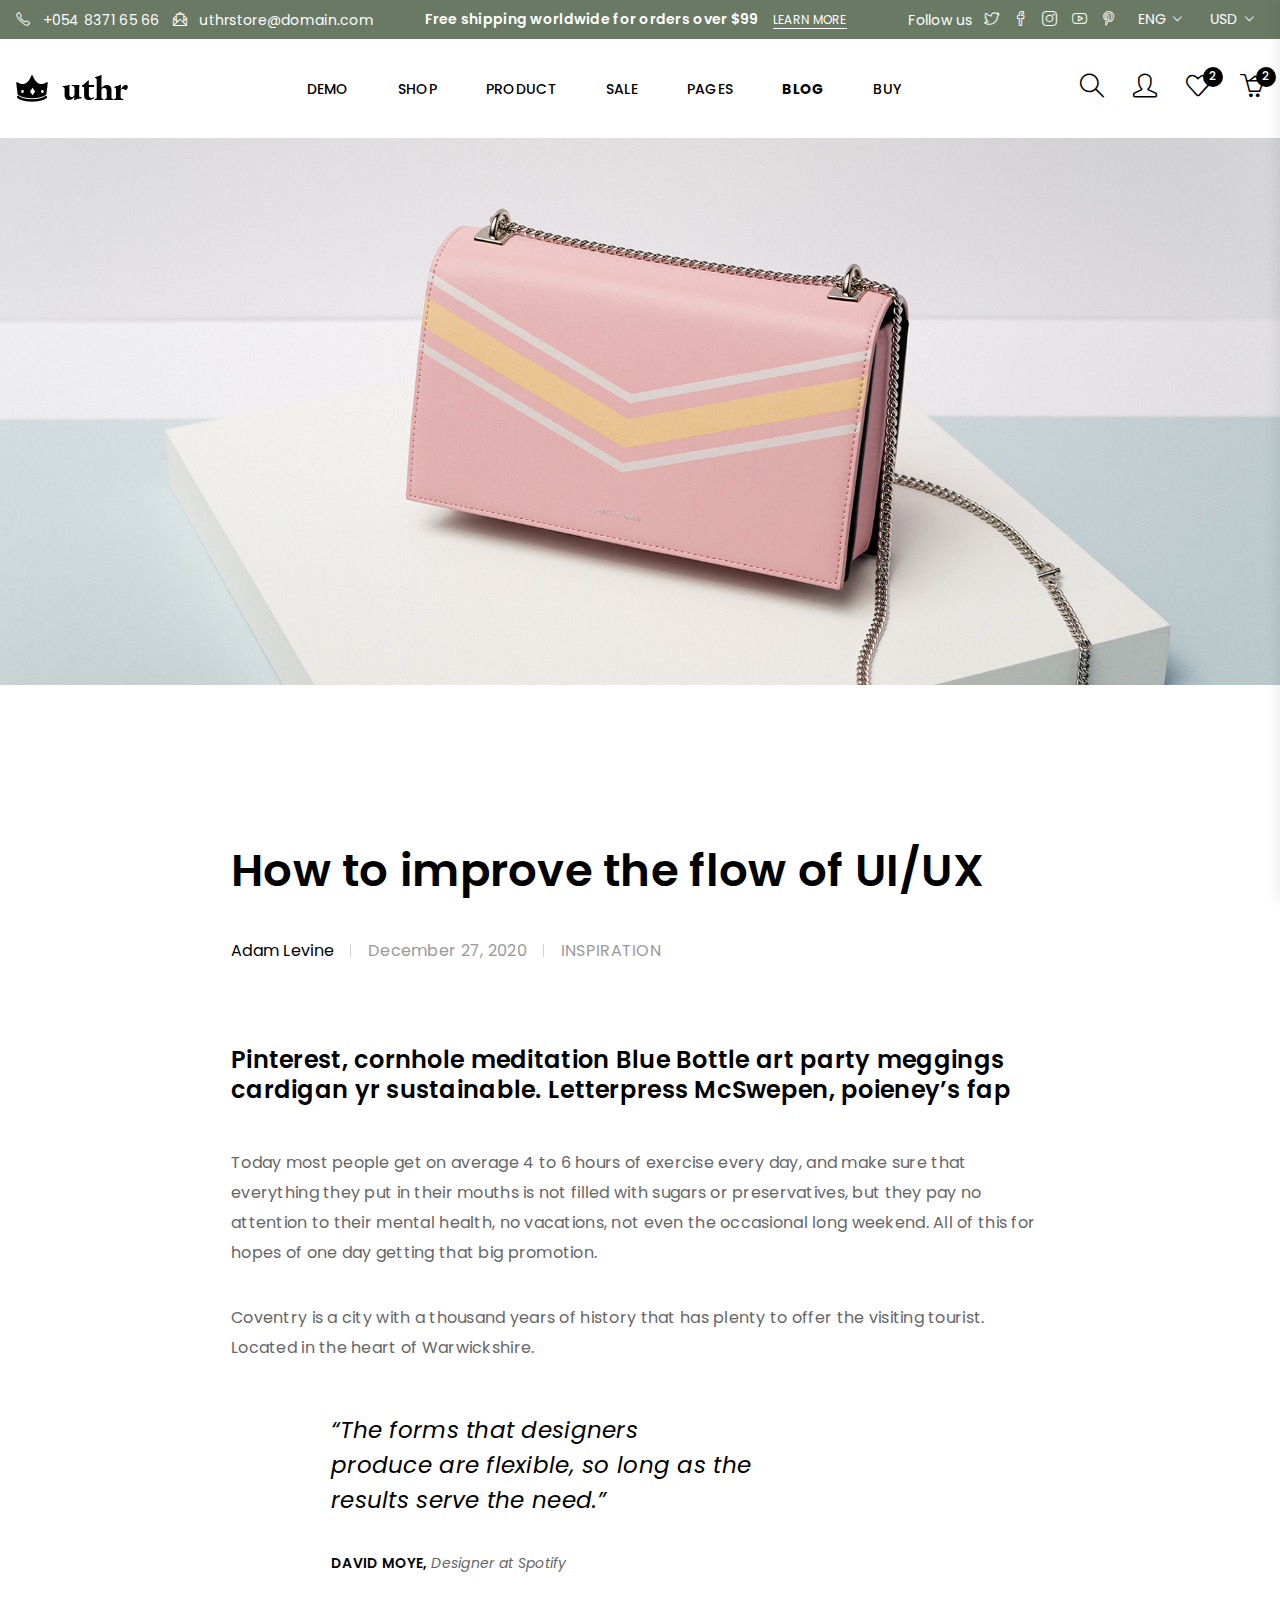
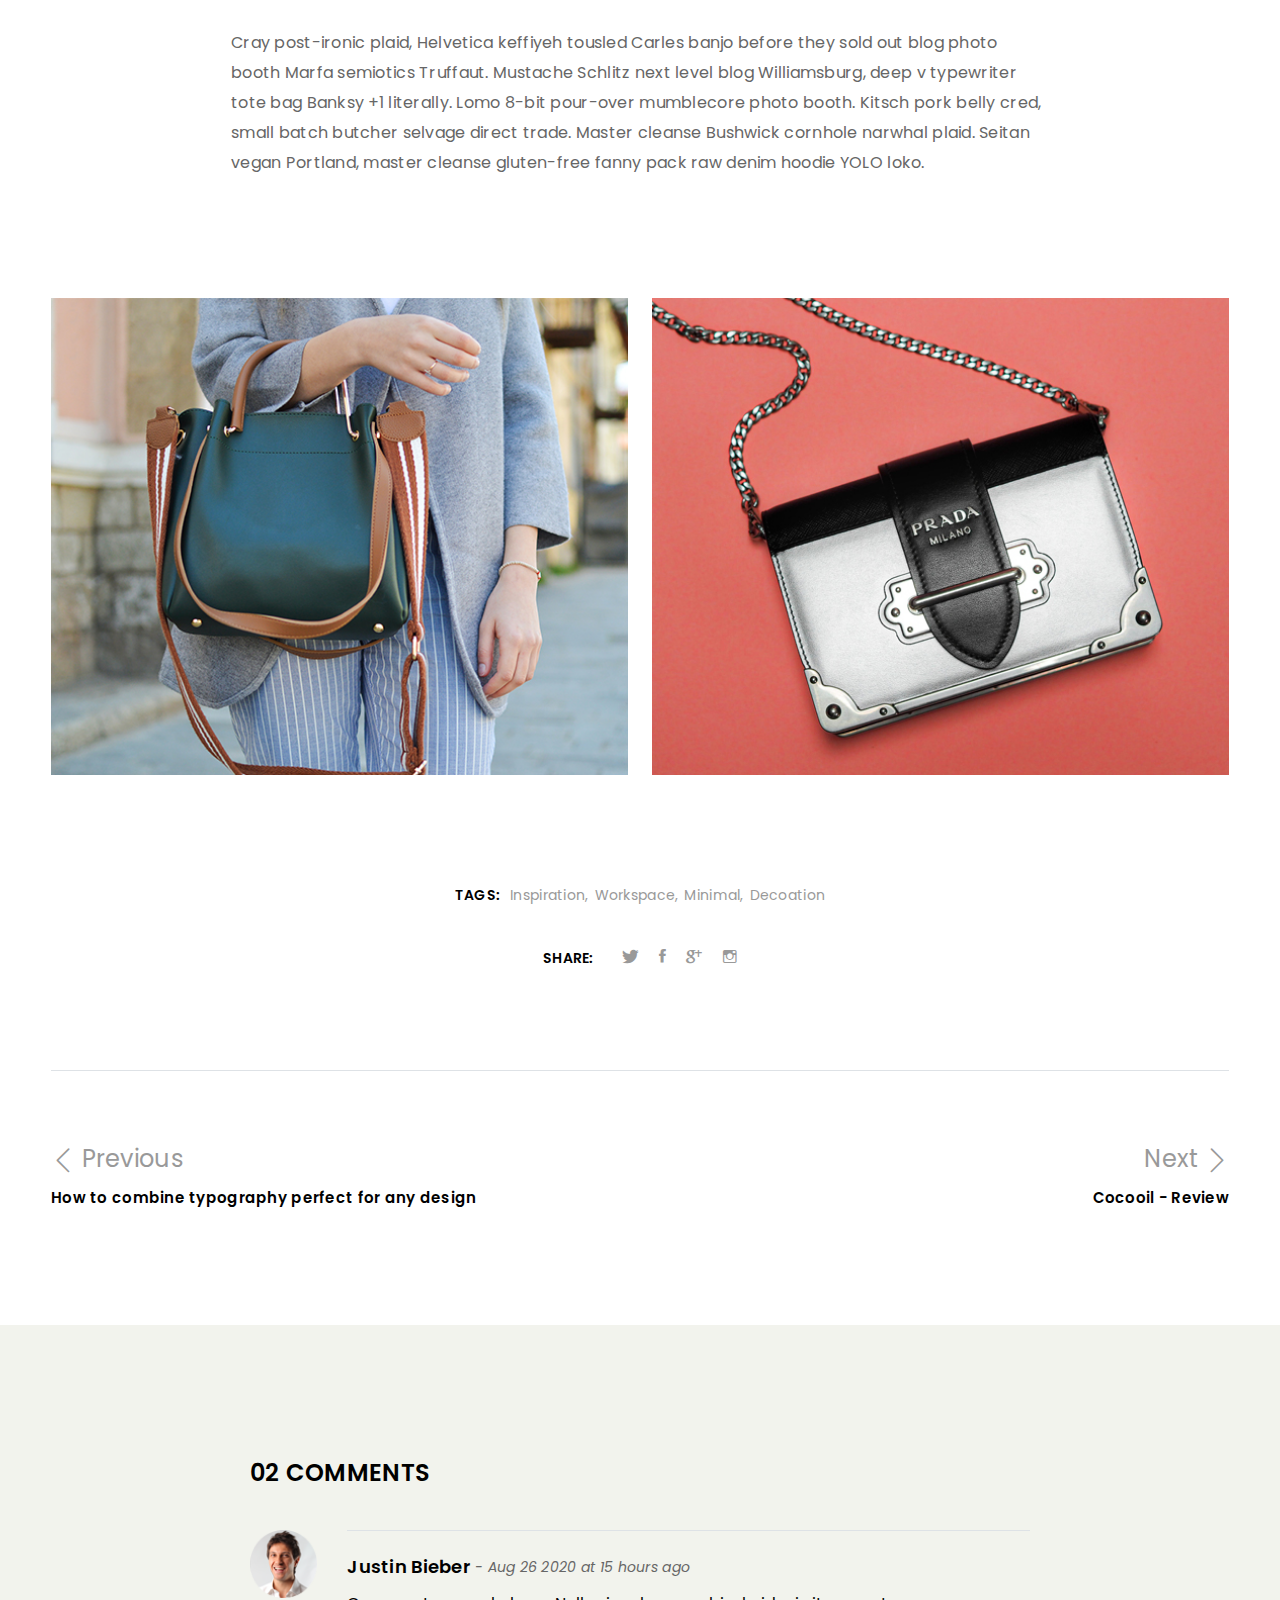
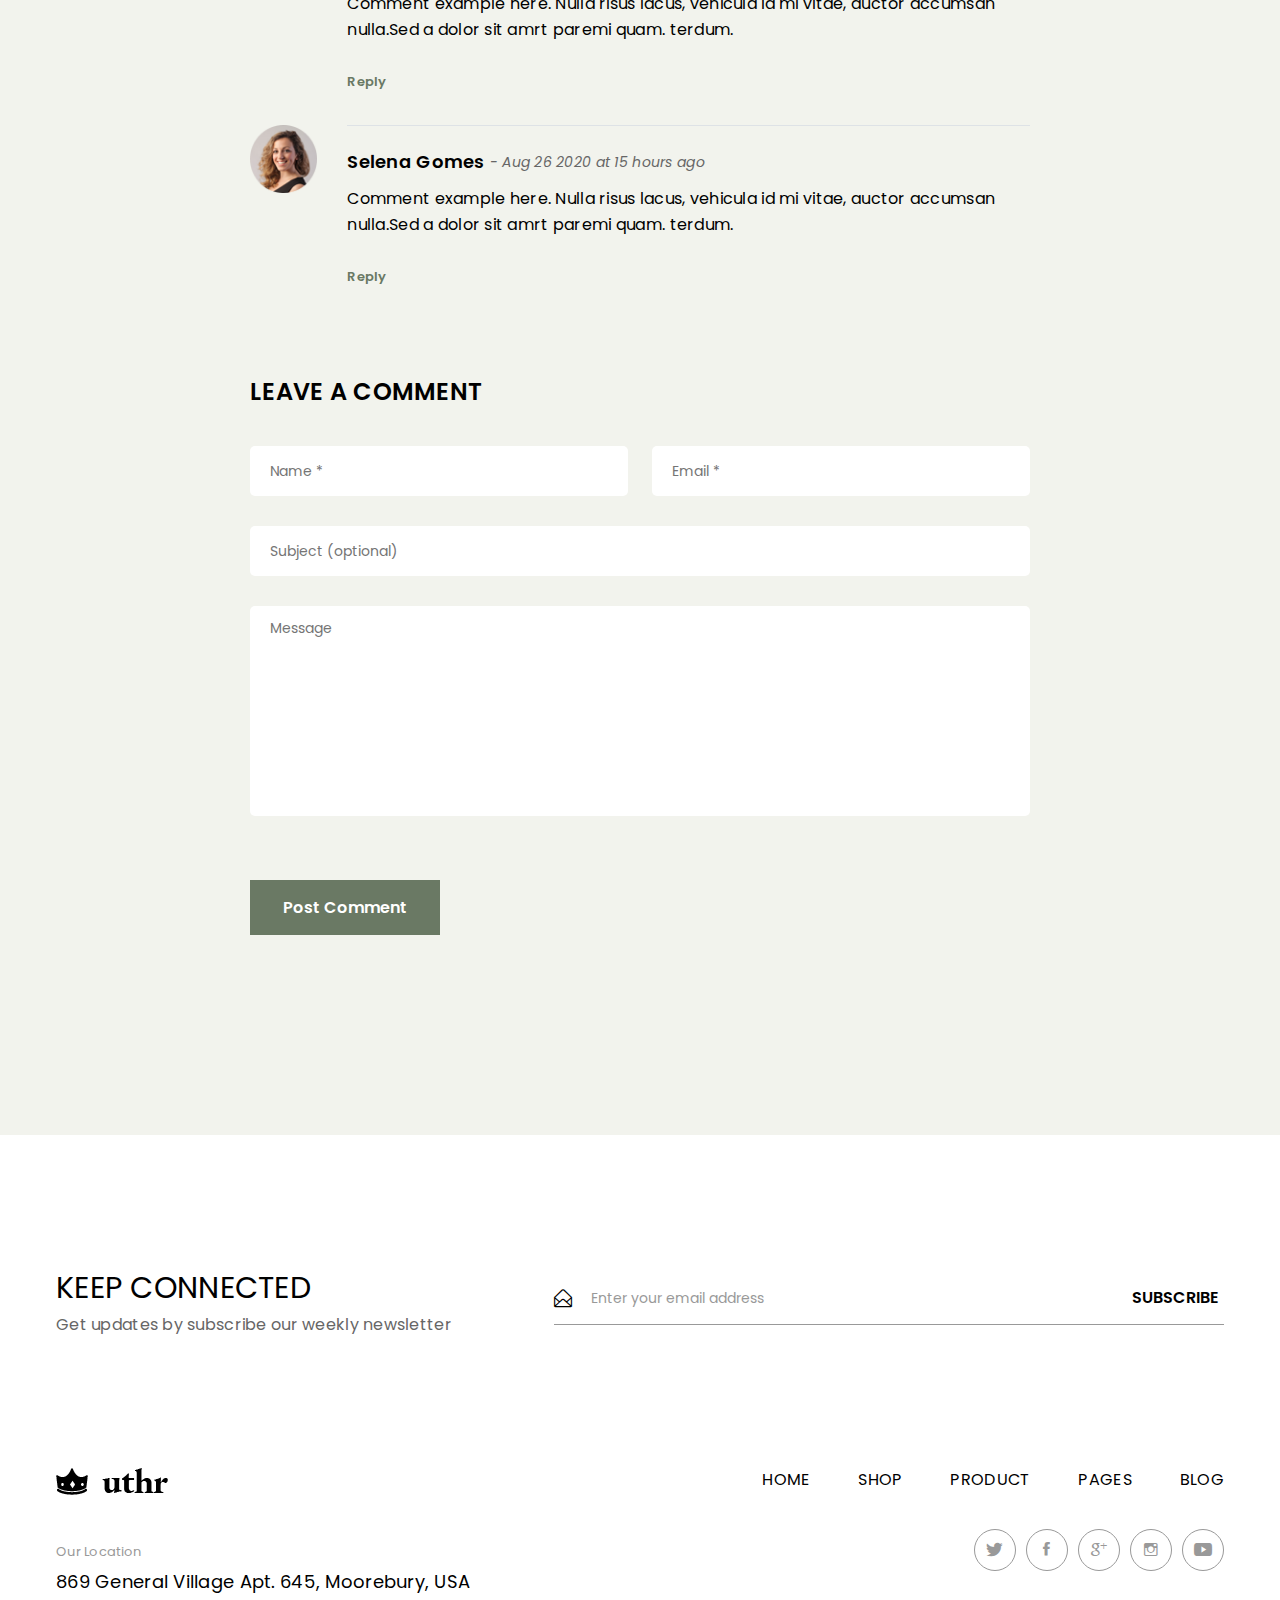
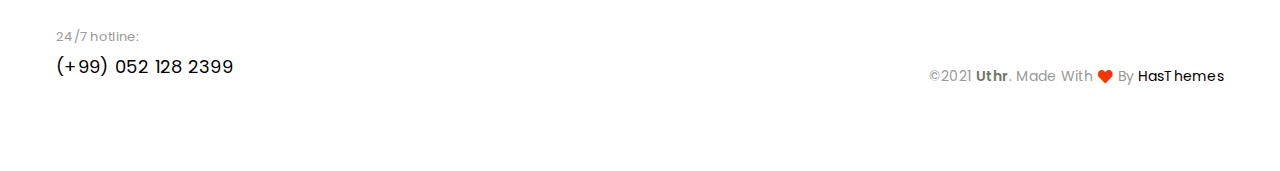
<file: PizzeriaVoluptas/wwwroot/blog-details.html>
<!doctype html>
<html class="no-js" lang="en">

<head>
    <meta charset="utf-8">
    <meta http-equiv="x-ua-compatible" content="ie=edge">
    <title>Uthr – Blog Details </title>
    <meta name="description" content="Uthr Fashion eCommerce Bootstrap 5 Template is an innovative and modern e-commerce online store website template." />
    <meta name="viewport" content="width=device-width, initial-scale=1">
    <link rel="profile" href="https://gmpg.org/xfn/11">
    <link rel="canonical" href="Replace_with_your_PAGE_URL" />

    <!-- Open Graph (OG) meta tags are snippets of code that control how URLs are displayed when shared on social media  -->
    <!-- <meta property="og:locale" content="en_US" />
    <meta property="og:type" content="website" />
    <meta property="og:title" content="Uthr – Fashion eCommerce HTML Template" />
    <meta property="og:url" content="PAGE_URL" />
    <meta property="og:site_name" content="SITE_NAME" /> -->
    <!-- For the og:image content, replace the # with a link of an image -->
    <!-- <meta property="og:image" content="#" />
    <meta property="og:description"
        content="240+ Best Bootstrap Templates are available on this website. Find your template for your project compatible with the most popular HTML library in the world." /> -->

    <!-- Add site Favicon -->
    <link rel="icon" href="https://hasthemes.com/wp-content/uploads/2019/04/cropped-favicon-32x32.png" sizes="32x32" />
    <link rel="icon" href="https://hasthemes.com/wp-content/uploads/2019/04/cropped-favicon-192x192.png"
        sizes="192x192" />
    <link rel="apple-touch-icon" href="https://hasthemes.com/wp-content/uploads/2019/04/cropped-favicon-180x180.png" />
    <meta name="msapplication-TileImage"
        content="https://hasthemes.com/wp-content/uploads/2019/04/cropped-favicon-270x270.png" />

    <!-- CSS
    ========================= -->
    <link rel="stylesheet" href="assets/css/vendor/bootstrap.min.css">
    <link rel="stylesheet" href="assets/css/slick.css">
    <link rel="stylesheet" href="assets/css/simple-line-icons.css">
    <link rel="stylesheet" href="assets/css/ionicons.min.css">
    <link rel="stylesheet" href="assets/css/font.awesome.css">
    <link rel="stylesheet" href="assets/css/animate.css">
    <link rel="stylesheet" href="assets/css/nice-select.css">
    <link rel="stylesheet" href="assets/css/jquery-ui.min.css">
    <link rel="stylesheet" href="assets/css/magnific-popup.css">

    <!-- Main Style CSS -->
    <link rel="stylesheet" href="assets/css/style.css">

    <!--modernizr min js here-->
    <script src="assets/js/vendor/modernizr-3.7.1.min.js"></script>


    <!-- Structured Data  -->
    <script type="application/ld+json">
        {
        "@context": "http://schema.org",
        "@type": "WebSite",
        "name": "Replace_with_your_site_title",
        "url": "Replace_with_your_site_URL"
        }
    </script>
</head>

<body>

    <!--offcanvas menu area start-->
    <div class="body_overlay">

    </div>
    <div class="offcanvas_menu">
        <div class="container">
            <div class="row">
                <div class="col-12">
                    <div class="offcanvas_menu_wrapper">
                        <div class="canvas_close">
                            <a href="javascript:void(0)"><i class="ion-android-close"></i></a>
                        </div>
                        <div class="header_contact_info">
                            <ul class="d-flex">
                                <li class="text-white"> <i class="icons icon-phone"></i> <a href="tel:+05483716566">+054 8371 65 66</a></li>
                                <li class="text-white"> <i class="icon-envelope-letter icons"></i> <a href="#">uthrstore@domain.com</a></li>
                            </ul>
                        </div>
                        <div class="header_social d-flex">
                            <span>Follow us</span>
                            <ul class="d-flex">
                                <li><a href="#"><i class="icon-social-twitter icons"></i></a></li>
                                <li><a href="#"><i class="icon-social-facebook icons"></i></a></li>
                                <li><a href="#"><i class="icon-social-instagram icons"></i></a></li>
                                <li><a href="#"><i class="icon-social-youtube icons"></i></a></li>
                                <li><a href="#"><i class="icon-social-pinterest icons"></i></a></li>
                            </ul>
                        </div>
                        <div class="language_currency">
                            <ul class="d-flex">
                                <li class="language"><a href="#"> Eng <i class="icon-right ion-ios-arrow-down"></i></a>
                                    <ul class="dropdown_language">
                                        <li><a href="#">French</a></li>
                                        <li><a href="#">Spanish</a></li>
                                        <li><a href="#">Russian</a></li>
                                    </ul>
                                </li>
                                <li class="currency"><a href="#"> USd <i class="icon-right ion-ios-arrow-down"></i></a>
                                    <ul class="dropdown_currency">
                                        <li><a href="#">€ Euro</a></li>
                                        <li><a href="#">£ Pound Sterling</a></li>
                                        <li><a href="#">$ US Dollar</a></li>
                                    </ul>
                                </li>
                            </ul>
                        </div>
                        <div id="menu" class="text-left ">
                            <ul class="offcanvas_main_menu">
                                <li class="menu-item-has-children active">
                                    <a href="#">Home</a>
                                </li>
                                <li class="menu-item-has-children">
                                    <a href="shop.html">Shop</a>
                                </li>
                                <li class="menu-item-has-children">
                                    <a href="product-details.html"> Product Details</a>
                                </li>
                                <li><a href="#">sale</a></li>
                                <li class="menu-item-has-children">
                                    <a href="#">pages </a>
                                    <ul class="sub-menu">
                                        <li><a href="cart.html">cart</a></li>
                                        <li><a href="checkout.html">Checkout</a></li>
                                    </ul>
                                </li>
                                <li class="menu-item-has-children">
                                    <a href="#">blog</a>
                                    <ul class="sub-menu">
                                        <li><a href="blog.html">blog</a></li>
                                        <li><a href="blog-details.html">blog details</a></li>
                                    </ul>

                                </li>
                                <li><a href="#">buy</a></li>
                            </ul>
                        </div>
                    </div>
                </div>
            </div>
        </div>
    </div>
    <!--offcanvas menu area end-->
    <!--mini cart-->
    <div class="mini_cart">
        <div class="cart_gallery">
            <div class="cart_close">
                <div class="cart_text">
                    <h3>cart</h3>
                </div>
                <div class="mini_cart_close">
                    <a href="javascript:void(0)"><i class="icon-close icons"></i></a>
                </div>
            </div>
            <div class="cart_item">
               <div class="cart_img">
                   <a href="#"><img src="assets/img/product/product1.jpg" alt=""></a>
               </div>
                <div class="cart_info">
                    <a href="#">Primis In Faucibus</a>
                    <p>1 x <span> $65.00 </span></p>
                </div>
                <div class="cart_remove">
                    <a href="#"><i class="icon-close icons"></i></a>
                </div>
            </div>
            <div class="cart_item">
               <div class="cart_img">
                   <a href="#"><img src="assets/img/product/product2.jpg" alt=""></a>
               </div>
                <div class="cart_info">
                    <a href="#">Letraset Sheets</a>
                    <p>1 x <span> $60.00 </span></p>
                </div>
                <div class="cart_remove">
                    <a href="#"><i class="icon-close icons"></i></a>
                </div>
            </div>
        </div>
        <div class="mini_cart_table">
            <div class="cart_table_border">
                <div class="cart_total">
                    <span>Sub total:</span>
                    <span class="price">$125.00</span>
                </div>
                <div class="cart_total mt-10">
                    <span>total:</span>
                    <span class="price">$125.00</span>
                </div>
            </div>
        </div>
        <div class="mini_cart_footer">
           <div class="cart_button">
                <a href="cart.html"><i class="fa fa-shopping-cart"></i> View cart</a>
            </div>
            <div class="cart_button">
                <a href="checkout.html"><i class="fa fa-sign-in"></i> Checkout</a>
            </div>
        </div>
    </div>
    <!--mini cart end-->
    <!--header area start-->
    <header class="header_section">
        <div class="header_top">
            <div class="container-fluid">
                <div class="row">
                    <div class="col-12">
                        <div class="header_top_inner d-flex justify-content-between align-items-center">
                            <div class="header_contact_info">
                                <ul class="d-flex">
                                    <li class="text-white"> <i class="icons icon-phone"></i> <a href="tel:+05483716566">+054 8371 65 66</a></li>
                                    <li class="text-white"> <i class="icon-envelope-letter icons"></i> <a href="#">uthrstore@domain.com</a></li>
                                </ul>
                            </div>
                            <div class="free_shipping_text">
                                <p class="text-white">Free shipping worldwide for orders over $99 <a href="#">Learn More</a></p>
                            </div>
                            <div class="header_top_sidebar d-flex align-items-center">
                                <div class="header_social d-flex">
                                    <span>Follow us</span>
                                    <ul class="d-flex">
                                        <li><a href="#"><i class="icon-social-twitter icons"></i></a></li>
                                        <li><a href="#"><i class="icon-social-facebook icons"></i></a></li>
                                        <li><a href="#"><i class="icon-social-instagram icons"></i></a></li>
                                        <li><a href="#"><i class="icon-social-youtube icons"></i></a></li>
                                        <li><a href="#"><i class="icon-social-pinterest icons"></i></a></li>
                                    </ul>
                                </div>
                                <div class="language_currency">
                                    <ul class="d-flex">
                                        <li class="language"><a href="#"> Eng <i class="icon-right ion-ios-arrow-down"></i></a>
                                            <ul class="dropdown_language">
                                                <li><a href="#">French</a></li>
                                                <li><a href="#">Spanish</a></li>
                                                <li><a href="#">Russian</a></li>
                                            </ul>
                                        </li>
                                        <li class="currency"><a href="#"> USd <i class="icon-right ion-ios-arrow-down"></i></a>
                                            <ul class="dropdown_currency">
                                                <li><a href="#">€ Euro</a></li>
                                                <li><a href="#">£ Pound Sterling</a></li>
                                                <li><a href="#">$ US Dollar</a></li>
                                            </ul>
                                        </li>
                                    </ul>
                                </div>
                            </div>
                        </div>
                    </div>
                </div>
            </div>
        </div>

        <div class="main_header">
            <div class="container-fluid">
                <div class="row">
                    <div class="col-12">
                        <div class="header_container d-flex justify-content-between align-items-center">
                            <div class="canvas_open">
                                <a href="javascript:void(0)"><i class="ion-navicon"></i></a>
                            </div>
                            <div class="header_logo">
                                <a class="sticky_none" href="index.html"><img src="assets/img/logo/logo.png" alt=""></a>
                            </div>
                            <!--main menu start-->
                            <div class="main_menu d-none d-lg-block">
                                <nav>
                                    <ul class="d-flex">
                                        <li><a href="index.html">demo</a> </li>
                                        <li><a href="shop.html">shop</a></li>
                                        <li><a href="product-details.html">product</a></li>
                                        <li><a href="#">sale</a></li>
                                        <li><a href="#">pages</a>
                                            <ul class="sub_menu">
                                                <li><a href="cart.html">Cart Pages</a></li>
                                                <li><a href="checkout.html">Checkout Pages</a></li>
                                            </ul>
                                        </li>
                                        <li><a class="active" href="blog.html">blog</a>
                                            <ul class="sub_menu">
                                                <li><a href="blog.html">Blog Pages</a></li>
                                                <li><a href="blog-details.html">Blog Details</a></li>
                                            </ul>
                                        </li>
                                        <li><a href="#">buy</a></li>
                                    </ul>
                                </nav>
                            </div>
                            <div class="header_account">
                                <ul class="d-flex">
                                    <li class="header_search"><a href="#"><i class="icon-magnifier icons"></i></a></li>
                                    <li class="account_link"><a href="#"><i class="icon-user icons"></i></a>
                                        <ul class="dropdown_account_link">
                                            <li><a href="#">My Account</a></li>
                                            <li><a href="#">Login</a></li>
                                            <li><a href="#">Contact</a></li>
                                        </ul>
                                    </li>
                                    <li><a href="#"><i class="icon-heart icons"></i></a> <span class="item_count">2</span></li>
                                    <li class="shopping_cart"><a href="#"><i class="icon-basket-loaded icons"></i></a> <span class="item_count">2</span></li>
                                </ul>
                            </div>
                        </div>
                    </div>
                </div>
            </div>
        </div>
        <!-- page search box -->
        <div class="page_search_box">
            <div class="search_close">
                <i class="ion-close-round"></i>
            </div>
            <form class="border-bottom" action="#">
                <input class="border-0" placeholder="Search dishes..." type="text">
                <button type="submit"><span class="icon-magnifier icons"></span></button>
            </form>
        </div>

    </header>
    <!--header area end-->

    <!--blog body area start-->
    <div class="blog_details">
       <div class="blog_details_thumb">
           <img src="assets/img/blog/blogbig.jpg" alt="">
       </div>
        <div class="blog_wrapper_details">
            <div class="container">
                <div class="row">
                    <div class="col-12">
                        <div class="blog_details_content">
                            <div class="post_header">
                                <h2 class="post_title">How to improve the flow of UI/UX</h2>
                                <div class="blog_meta">
                                   <ul class="d-flex">
                                       <li>Adam Levine </li>
                                       <li>December 27, 2020 </li>
                                       <li>INSPIRATION</li>
                                   </ul>
                                </div>
                            </div>
                            <div class="blog_details_desc">
                                <h3>Pinterest, cornhole meditation Blue Bottle art party meggings cardigan yr sustainable. Letterpress McSwepen, poieney’s fap</h3>
                                <p class="mb-35">Today most people get on average 4 to 6 hours of exercise every day, and make sure that everything they put in their mouths is not filled with sugars or preservatives, but they pay no attention to their mental health, no vacations, not even the occasional long weekend. All of this for hopes of one day getting that big promotion.</p>
                                <p class="mb-50">Coventry is a city with a thousand years of history that has plenty to offer the visiting tourist. Located in the heart of Warwickshire.</p>
                                <blockquote class="mb-30">
                                    <p>“The forms that designers <br> produce are flexible, so long as the <br> results serve the need.”</p>
                                </blockquote>
                                <p class="david_moye mb-50"><span>DAVID MOYE,</span> Designer at Spotify</p>
                                <p>Cray post-ironic plaid, Helvetica keffiyeh tousled Carles banjo before they sold out blog photo booth Marfa semiotics Truffaut. Mustache Schlitz next level blog Williamsburg, deep v typewriter tote bag Banksy +1 literally. Lomo 8-bit pour-over mumblecore photo booth. Kitsch pork belly cred, small batch butcher selvage direct trade. Master cleanse Bushwick cornhole narwhal plaid. Seitan vegan Portland, master cleanse gluten-free fanny pack raw denim hoodie YOLO loko.</p>
                            </div>

                        </div>
                        <div class="related_posts">
                            <div class="row">
                                <div class="col-lg-6 col-md-6 col-sm-6">
                                   <figure class="related_thumb">
                                       <img src="assets/img/blog/related1.jpg" alt="">
                                    <div class="related_popup_icon">
                                        <a class="port_popup" href="assets/img/blog/related1.jpg"><i class="icon-size-fullscreen icons"></i></a>
                                    </div>
                                   </figure>
                                </div>
                                <div class="col-lg-6 col-md-6 col-sm-6">
                                   <figure class="related_thumb">
                                       <img src="assets/img/blog/related2.jpg" alt="">
                                    <div class="related_popup_icon">
                                        <a class="port_popup" href="assets/img/blog/related2.jpg"><i class="icon-size-fullscreen icons"></i></a>
                                    </div>
                                   </figure>
                                </div>
                            </div>
                        </div>
                        <div class="post_tags_social border-bottom">
                            <div class="post_tags d-flex justify-content-center align-items-center">
                               <span>TAGS: </span>
                                <ul class="d-flex">
                                    <li><a href="#">Inspiration,</a></li>
                                    <li><a href="#">Workspace,</a></li>
                                    <li><a href="#">Minimal,</a></li>
                                    <li><a href="#">Decoation</a></li>
                                </ul>
                            </div>
                            <div class="post__social d-flex justify-content-center align-items-center">
                               <span>SHARE:</span>
                                <ul class="d-flex">
                                    <li><a href="#"><i class="ion-social-twitter"></i></a></li>
                                    <li><a href="#"><i class="ion-social-facebook"></i></a></li>
                                    <li><a href="#"><i class="ion-social-googleplus"></i></a></li>
                                    <li><a href="#"><i class="ion-social-instagram-outline"></i></a></li>
                                </ul>
                            </div>
                        </div>
                        <div class="blog_navigation">
                            <ul class="d-flex justify-content-between">
                                <li class="previous"><a href="#"><i class="icon-arrow-left icons"></i> Previous</a> <span>How to combine typography perfect for any design</span></li>
                                <li class="next"><a href="#">Next  <i class="icon-arrow-right icons"></i></a> <span>Cocooil - Review</span></li>
                            </ul>
                        </div>
                    </div>
                </div>
            </div>
        </div>
        <div class="blog_comment_form">
            <div class="container">
                <div class="row">
                    <div class="col-12">
                        <div class="comments_box">
                            <h3>02 Comments	</h3>
                            <div class="comment_list d-flex">
                                <div class="comment_thumb">
                                    <img src="assets/img/blog/post-comment1.png" alt="">
                                </div>
                                <div class="comment_content border-top">
                                    <div class="comment_meta d-flex align-items-center">
                                        <h5><a href="#">Justin Bieber </a></h5>
                                        <span> - Aug 26 2020 at 15 hours ago</span>
                                    </div>
                                    <p>Comment example here. Nulla risus lacus, vehicula id mi vitae, auctor accumsan nulla.Sed a dolor sit amrt paremi quam. terdum.</p>
                                    <div class="comment_reply">
                                        <a href="#">Reply</a>
                                    </div>
                                </div>
                            </div>
                            <div class="comment_list d-flex">
                                <div class="comment_thumb">
                                    <img src="assets/img/blog/post-comment2.png" alt="">
                                </div>
                                <div class="comment_content border-top">
                                    <div class="comment_meta d-flex align-items-center">
                                        <h5><a href="#">Selena Gomes </a></h5>
                                        <span> - Aug 26 2020 at 15 hours ago</span>
                                    </div>
                                    <p>Comment example here. Nulla risus lacus, vehicula id mi vitae, auctor accumsan nulla.Sed a dolor sit amrt paremi quam. terdum.</p>
                                    <div class="comment_reply">
                                        <a href="#">Reply</a>
                                    </div>
                                </div>
                            </div>
                        </div>
                        <div class="comments_form">
                            <h3>Leave a comment </h3>
                            <form action="#">
                                <div class="row">
                                    <div class="col-lg-6 col-md-6 col-sm-6">
                                        <input placeholder="Name *" type="text">
                                    </div>
                                    <div class="col-lg-6 col-md-6 col-sm-6">
                                        <input placeholder="Email *" type="text">
                                    </div>
                                    <div class="col-12">
                                        <input placeholder="Subject (optional)" type="text">
                                    </div>
                                    <div class="col-12">
                                        <textarea placeholder="Message"></textarea>
                                    </div>

                                </div>
                                <button class="btn btn-primary" type="submit">Post Comment</button>
                             </form>
                        </div>
                    </div>
                </div>
            </div>
        </div>
    </div>
    <!--blog section area end-->

  <!--newsletter section start-->
    <section class="newsletter_section newsletter_padding">
        <div class="container">
            <div class="row">
                <div class="col-12">
                    <div class="newsletter_inner d-flex justify-content-between align-items-center">
                        <div class="newsletter_text">
                            <h3>keep connected</h3>
                            <p>Get updates by subscribe our weekly newsletter</p>
                        </div>
                        <div class="newsletter_subscribe">
                            <form id="mc-form">
                                <input class="border-0" id="mc-email" type="email" autocomplete="off" placeholder="Enter your email address">
                                <i class="icon-envelope-open icons"></i>
                                <button class="border-0" id="mc-submit">Subscribe</button>
                            </form>
                            <!-- mailchimp-alerts Start -->
                            <div class="mailchimp-alerts text-centre">
                                <div class="mailchimp-submitting"></div><!-- mailchimp-submitting end -->
                                <div class="mailchimp-success"></div><!-- mailchimp-success end -->
                                <div class="mailchimp-error"></div><!-- mailchimp-error end -->
                            </div><!-- mailchimp-alerts end -->
                        </div>
                    </div>
                </div>
            </div>
        </div>
    </section>
    <!--newsletter section end-->

    <!--footer area start-->
    <footer class="footer_widgets">
        <div class="container">
            <div class="row">
                <div class="col-lg-5 col-md-5 col-sm-5">
                    <div class="footer_widget_list">
                        <div class="footer_logo">
                            <a href="#"><img src="assets/img/logo/logo.png" alt=""></a>
                        </div>
                        <div class="footer_contact">
                            <div class="footer_contact_list">
                                <span>Our Location</span>
                                <p>869 General Village Apt. 645, Moorebury, USA</p>
                            </div>
                            <div class="footer_contact_list">
                                <span>24/7 hotline:</span>
                                <a href="tel:(+99)0521282399">(+99) 052 128 2399</a>
                            </div>
                        </div>
                    </div>
                </div>
                <div class="col-lg-7 col-md-7 col-sm-7">
                    <div class="footer_widget_list text-right">
                        <div class="footer_menu">
                            <ul class="d-flex justify-content-end">
                                <li><a href="index.html">home</a></li>
                                <li><a href="shop.html">Shop</a></li>
                                <li><a href="product-details.html">Product</a></li>
                                <li><a href="#">pages</a></li>
                                <li><a href="blog.html">Blog</a></li>
                            </ul>
                        </div>
                        <div class="footer_social">
                            <ul class="d-flex justify-content-end">
                                <li><a href="https://twitter.com" data-tippy="Twitter" data-tippy-inertia="true" data-tippy-delay="50"
                                        data-tippy-arrow="true" data-tippy-placement="top"><i class="ion-social-twitter"></i></a></li>
                                <li><a href="https://www.facebook.com" data-tippy="Facebook" data-tippy-inertia="true" data-tippy-delay="50"
                                        data-tippy-arrow="true" data-tippy-placement="top"><i class="ion-social-facebook"></i></a></li>
                                <li><a href="https://www.google.com" data-tippy="googleplus" data-tippy-inertia="true" data-tippy-delay="50"
                                        data-tippy-arrow="true" data-tippy-placement="top"><i class="ion-social-googleplus-outline"></i></a></li>
                                <li><a href="https://www.instagram.com" data-tippy="Instagram" data-tippy-inertia="true" data-tippy-delay="50"
                                        data-tippy-arrow="true" data-tippy-placement="top"><i class="ion-social-instagram-outline"></i></a></li>
                                <li><a href="https://www.youtube.com" data-tippy="Youtube" data-tippy-inertia="true" data-tippy-delay="50"
                                        data-tippy-arrow="true" data-tippy-placement="top"><i class="ion-social-youtube"></i></a></li>
                            </ul>
                        </div>
                        <div class="copyright_right">
                            <p>©2021 <span>Uthr</span>. made with <i class="ion-heart"></i>  by <a href="https://hasthemes.com" target="_blank">HasThemes</a></p>
                        </div>
                    </div>
                </div>
            </div>
        </div>
    </footer>
    <!--footer area end-->



<!-- JS
============================================ -->

<script src="assets/js/vendor/jquery-3.4.1.min.js"></script>
<script src="assets/js/vendor/popper.js"></script>
<script src="assets/js/vendor/bootstrap.min.js"></script>
<script src="assets/js/slick.min.js"></script>
<script src="assets/js/wow.min.js"></script>
<script src="assets/js/jquery.scrollup.min.js"></script>
<script src="assets/js/images-loaded.min.js"></script>
<script src="assets/js/isotope.pkgd.min.js"></script>
<script src="assets/js/jquery.nice-select.js"></script>
<script src="assets/js/tippy-bundle.umd.js"></script>
<script src="assets/js/jquery-ui.min.js"></script>
<script src="assets/js/jquery.instagramFeed.min.js"></script>
<script src="assets/js/jquery.magnific-popup.min.js"></script>
<script src="assets/js/mailchimp-ajax.js"></script>

<!-- Main JS -->
<script src="assets/js/main.js"></script>


</body>

</html>
</file>
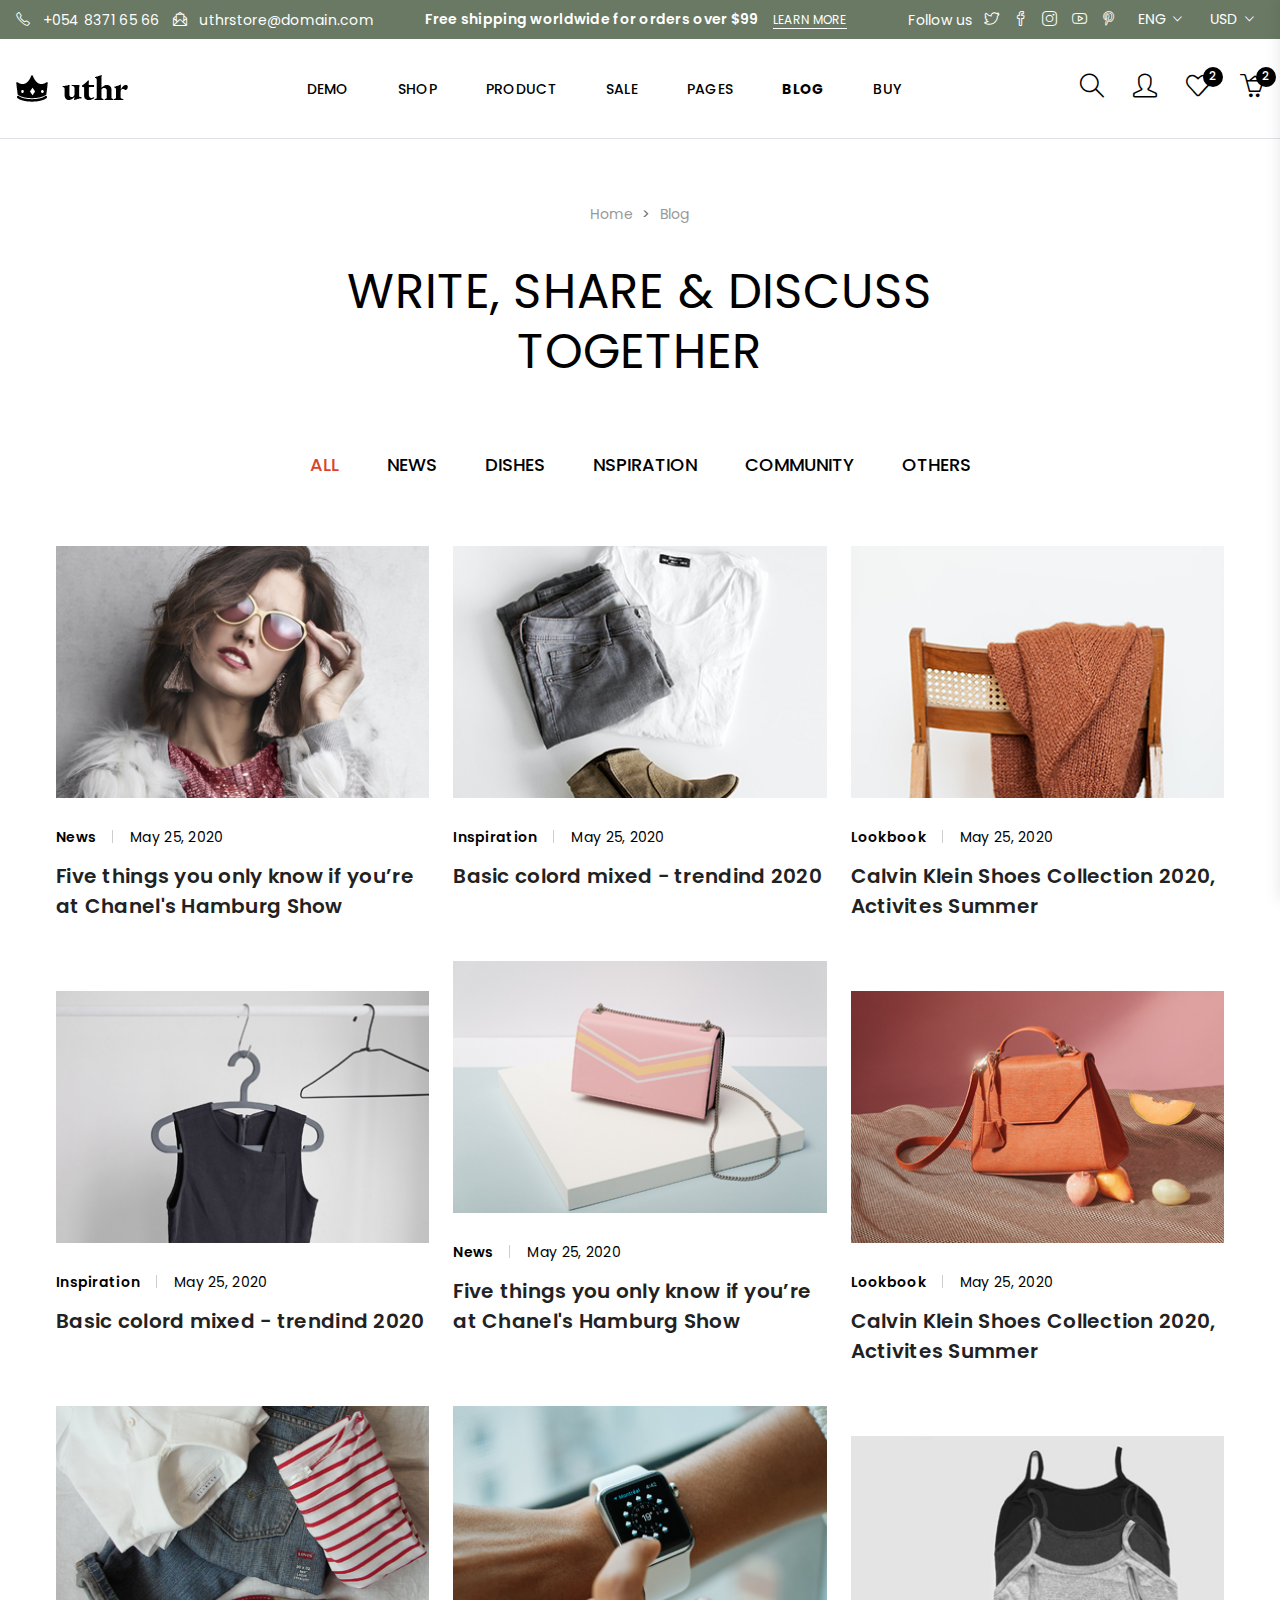
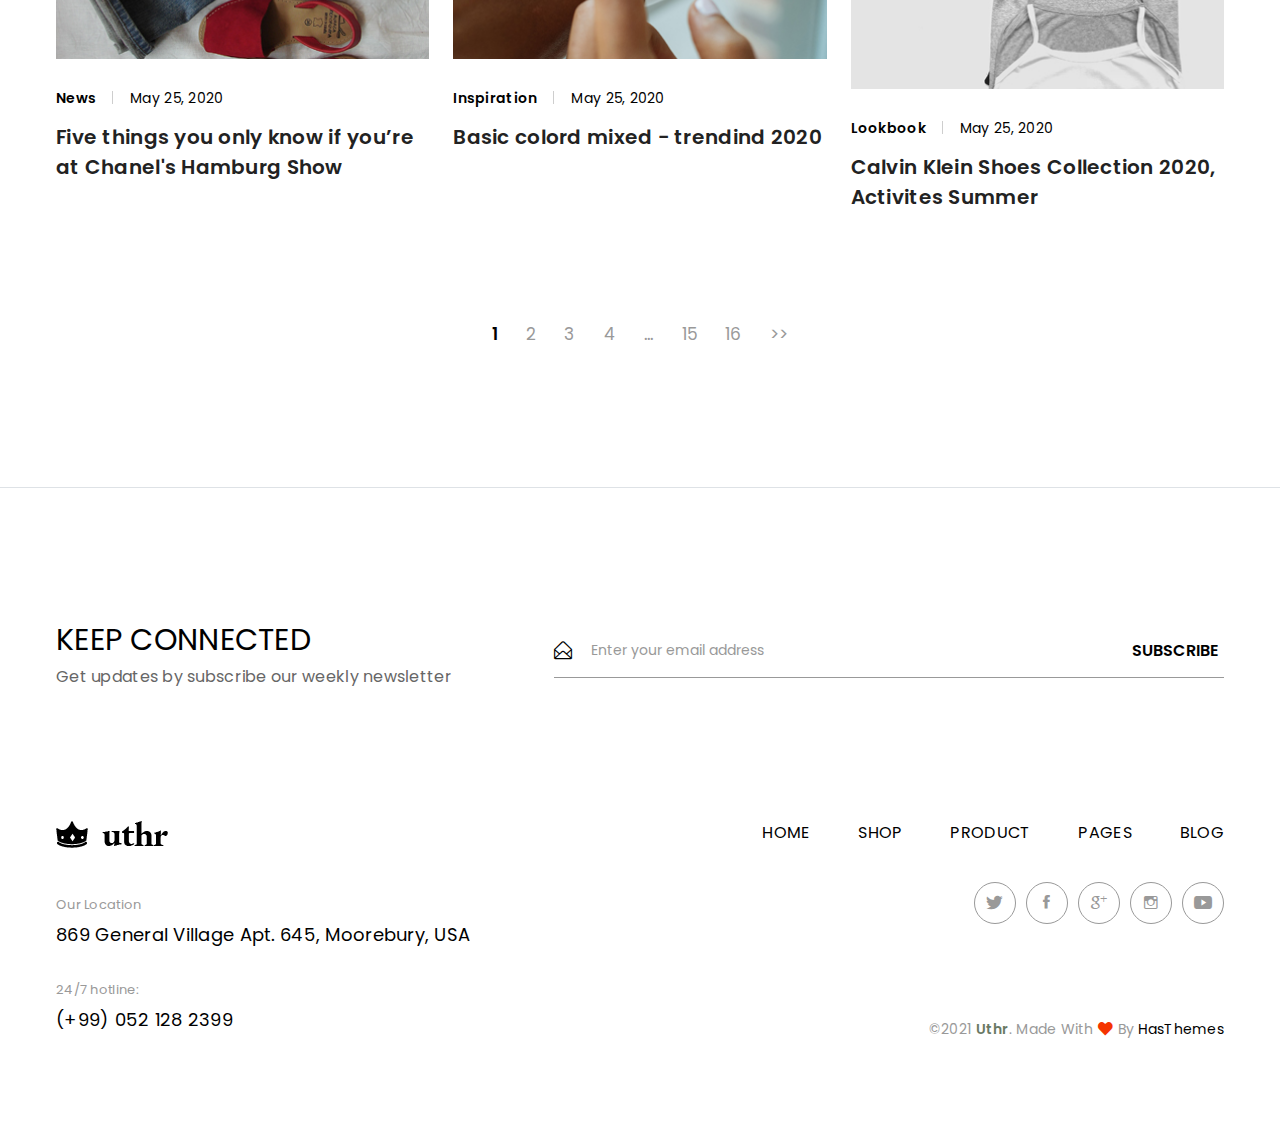
<file: PizzeriaVoluptas/wwwroot/blog.html>
<!doctype html>
<html class="no-js" lang="en">

<head>
    <meta charset="utf-8">
    <meta http-equiv="x-ua-compatible" content="ie=edge">
    <title>Uthr – Blog Page </title>
    <meta name="description" content="Uthr Fashion eCommerce Bootstrap 5 Template is an innovative and modern e-commerce online store website template." />
    <meta name="viewport" content="width=device-width, initial-scale=1">
    <link rel="profile" href="https://gmpg.org/xfn/11">
    <link rel="canonical" href="Replace_with_your_PAGE_URL" />

    <!-- Open Graph (OG) meta tags are snippets of code that control how URLs are displayed when shared on social media  -->
    <!-- <meta property="og:locale" content="en_US" />
    <meta property="og:type" content="website" />
    <meta property="og:title" content="Uthr – Fashion eCommerce HTML Template" />
    <meta property="og:url" content="PAGE_URL" />
    <meta property="og:site_name" content="SITE_NAME" /> -->
    <!-- For the og:image content, replace the # with a link of an image -->
    <!-- <meta property="og:image" content="#" />
    <meta property="og:description"
        content="240+ Best Bootstrap Templates are available on this website. Find your template for your project compatible with the most popular HTML library in the world." /> -->

    <!-- Add site Favicon -->
    <link rel="icon" href="https://hasthemes.com/wp-content/uploads/2019/04/cropped-favicon-32x32.png" sizes="32x32" />
    <link rel="icon" href="https://hasthemes.com/wp-content/uploads/2019/04/cropped-favicon-192x192.png"
        sizes="192x192" />
    <link rel="apple-touch-icon" href="https://hasthemes.com/wp-content/uploads/2019/04/cropped-favicon-180x180.png" />
    <meta name="msapplication-TileImage"
        content="https://hasthemes.com/wp-content/uploads/2019/04/cropped-favicon-270x270.png" />

    <!-- CSS
    ========================= -->
    <link rel="stylesheet" href="assets/css/vendor/bootstrap.min.css">
    <link rel="stylesheet" href="assets/css/slick.css">
    <link rel="stylesheet" href="assets/css/simple-line-icons.css">
    <link rel="stylesheet" href="assets/css/ionicons.min.css">
    <link rel="stylesheet" href="assets/css/font.awesome.css">
    <link rel="stylesheet" href="assets/css/animate.css">
    <link rel="stylesheet" href="assets/css/nice-select.css">
    <link rel="stylesheet" href="assets/css/jquery-ui.min.css">
    <link rel="stylesheet" href="assets/css/magnific-popup.css">

    <!-- Main Style CSS -->
    <link rel="stylesheet" href="assets/css/style.css">

    <!--modernizr min js here-->
    <script src="assets/js/vendor/modernizr-3.7.1.min.js"></script>


    <!-- Structured Data  -->
    <script type="application/ld+json">
        {
        "@context": "http://schema.org",
        "@type": "WebSite",
        "name": "Replace_with_your_site_title",
        "url": "Replace_with_your_site_URL"
        }
    </script>
</head>

<body>

    <!--offcanvas menu area start-->
    <div class="body_overlay">

    </div>
    <div class="offcanvas_menu">
        <div class="container">
            <div class="row">
                <div class="col-12">
                    <div class="offcanvas_menu_wrapper">
                        <div class="canvas_close">
                            <a href="javascript:void(0)"><i class="ion-android-close"></i></a>
                        </div>
                        <div class="header_contact_info">
                            <ul class="d-flex">
                                <li class="text-white"> <i class="icons icon-phone"></i> <a href="tel:+05483716566">+054 8371 65 66</a></li>
                                <li class="text-white"> <i class="icon-envelope-letter icons"></i> <a href="#">uthrstore@domain.com</a></li>
                            </ul>
                        </div>
                        <div class="header_social d-flex">
                            <span>Follow us</span>
                            <ul class="d-flex">
                                <li><a href="#"><i class="icon-social-twitter icons"></i></a></li>
                                <li><a href="#"><i class="icon-social-facebook icons"></i></a></li>
                                <li><a href="#"><i class="icon-social-instagram icons"></i></a></li>
                                <li><a href="#"><i class="icon-social-youtube icons"></i></a></li>
                                <li><a href="#"><i class="icon-social-pinterest icons"></i></a></li>
                            </ul>
                        </div>
                        <div class="language_currency">
                            <ul class="d-flex">
                                <li class="language"><a href="#"> Eng <i class="icon-right ion-ios-arrow-down"></i></a>
                                    <ul class="dropdown_language">
                                        <li><a href="#">French</a></li>
                                        <li><a href="#">Spanish</a></li>
                                        <li><a href="#">Russian</a></li>
                                    </ul>
                                </li>
                                <li class="currency"><a href="#"> USd <i class="icon-right ion-ios-arrow-down"></i></a>
                                    <ul class="dropdown_currency">
                                        <li><a href="#">€ Euro</a></li>
                                        <li><a href="#">£ Pound Sterling</a></li>
                                        <li><a href="#">$ US Dollar</a></li>
                                    </ul>
                                </li>
                            </ul>
                        </div>
                        <div id="menu" class="text-left ">
                            <ul class="offcanvas_main_menu">
                                <li class="menu-item-has-children active">
                                    <a href="#">Home</a>
                                </li>
                                <li class="menu-item-has-children">
                                    <a href="shop.html">Shop</a>
                                </li>
                                <li class="menu-item-has-children">
                                    <a href="product-details.html"> Product Details</a>
                                </li>
                                <li><a href="#">sale</a></li>
                                <li class="menu-item-has-children">
                                    <a href="#">pages </a>
                                    <ul class="sub-menu">
                                        <li><a href="cart.html">cart</a></li>
                                        <li><a href="checkout.html">Checkout</a></li>
                                    </ul>
                                </li>
                                <li class="menu-item-has-children">
                                    <a href="#">blog</a>
                                    <ul class="sub-menu">
                                        <li><a href="blog.html">blog</a></li>
                                        <li><a href="blog-details.html">blog details</a></li>
                                    </ul>

                                </li>
                                <li><a href="#">buy</a></li>
                            </ul>
                        </div>
                    </div>
                </div>
            </div>
        </div>
    </div>
    <!--offcanvas menu area end-->
    <!--mini cart-->
    <div class="mini_cart">
        <div class="cart_gallery">
            <div class="cart_close">
                <div class="cart_text">
                    <h3>cart</h3>
                </div>
                <div class="mini_cart_close">
                    <a href="javascript:void(0)"><i class="icon-close icons"></i></a>
                </div>
            </div>
            <div class="cart_item">
               <div class="cart_img">
                   <a href="#"><img src="assets/img/product/product1.jpg" alt=""></a>
               </div>
                <div class="cart_info">
                    <a href="#">Primis In Faucibus</a>
                    <p>1 x <span> $65.00 </span></p>
                </div>
                <div class="cart_remove">
                    <a href="#"><i class="icon-close icons"></i></a>
                </div>
            </div>
            <div class="cart_item">
               <div class="cart_img">
                   <a href="#"><img src="assets/img/product/product2.jpg" alt=""></a>
               </div>
                <div class="cart_info">
                    <a href="#">Letraset Sheets</a>
                    <p>1 x <span> $60.00 </span></p>
                </div>
                <div class="cart_remove">
                    <a href="#"><i class="icon-close icons"></i></a>
                </div>
            </div>
        </div>
        <div class="mini_cart_table">
            <div class="cart_table_border">
                <div class="cart_total">
                    <span>Sub total:</span>
                    <span class="price">$125.00</span>
                </div>
                <div class="cart_total mt-10">
                    <span>total:</span>
                    <span class="price">$125.00</span>
                </div>
            </div>
        </div>
        <div class="mini_cart_footer">
           <div class="cart_button">
                <a href="cart.html"><i class="fa fa-shopping-cart"></i> View cart</a>
            </div>
            <div class="cart_button">
                <a href="checkout.html"><i class="fa fa-sign-in"></i> Checkout</a>
            </div>
        </div>
    </div>
    <!--mini cart end-->
    <!--header area start-->
    <header class="header_section border-bottom">
        <div class="header_top">
            <div class="container-fluid">
                <div class="row">
                    <div class="col-12">
                        <div class="header_top_inner d-flex justify-content-between align-items-center">
                            <div class="header_contact_info">
                                <ul class="d-flex">
                                    <li class="text-white"> <i class="icons icon-phone"></i> <a href="tel:+05483716566">+054 8371 65 66</a></li>
                                    <li class="text-white"> <i class="icon-envelope-letter icons"></i> <a href="#">uthrstore@domain.com</a></li>
                                </ul>
                            </div>
                            <div class="free_shipping_text">
                                <p class="text-white">Free shipping worldwide for orders over $99 <a href="#">Learn More</a></p>
                            </div>
                            <div class="header_top_sidebar d-flex align-items-center">
                                <div class="header_social d-flex">
                                    <span>Follow us</span>
                                    <ul class="d-flex">
                                        <li><a href="#"><i class="icon-social-twitter icons"></i></a></li>
                                        <li><a href="#"><i class="icon-social-facebook icons"></i></a></li>
                                        <li><a href="#"><i class="icon-social-instagram icons"></i></a></li>
                                        <li><a href="#"><i class="icon-social-youtube icons"></i></a></li>
                                        <li><a href="#"><i class="icon-social-pinterest icons"></i></a></li>
                                    </ul>
                                </div>
                                <div class="language_currency">
                                    <ul class="d-flex">
                                        <li class="language"><a href="#"> Eng <i class="icon-right ion-ios-arrow-down"></i></a>
                                            <ul class="dropdown_language">
                                                <li><a href="#">French</a></li>
                                                <li><a href="#">Spanish</a></li>
                                                <li><a href="#">Russian</a></li>
                                            </ul>
                                        </li>
                                        <li class="currency"><a href="#"> USd <i class="icon-right ion-ios-arrow-down"></i></a>
                                            <ul class="dropdown_currency">
                                                <li><a href="#">€ Euro</a></li>
                                                <li><a href="#">£ Pound Sterling</a></li>
                                                <li><a href="#">$ US Dollar</a></li>
                                            </ul>
                                        </li>
                                    </ul>
                                </div>
                            </div>
                        </div>
                    </div>
                </div>
            </div>
        </div>

        <div class="main_header">
            <div class="container-fluid">
                <div class="row">
                    <div class="col-12">
                        <div class="header_container d-flex justify-content-between align-items-center">
                            <div class="canvas_open">
                                <a href="javascript:void(0)"><i class="ion-navicon"></i></a>
                            </div>
                            <div class="header_logo">
                                <a class="sticky_none" href="index.html"><img src="assets/img/logo/logo.png" alt=""></a>
                            </div>
                            <!--main menu start-->
                            <div class="main_menu d-none d-lg-block">
                                <nav>
                                    <ul class="d-flex">
                                        <li><a href="index.html">demo</a> </li>
                                        <li><a href="shop.html">shop</a></li>
                                        <li><a href="product-details.html">product</a></li>
                                        <li><a href="#">sale</a></li>
                                        <li><a href="#">pages</a>
                                            <ul class="sub_menu">
                                                <li><a href="cart.html">Cart Pages</a></li>
                                                <li><a href="checkout.html">Checkout Pages</a></li>
                                            </ul>
                                        </li>
                                        <li><a class="active" href="blog.html">blog</a>
                                            <ul class="sub_menu">
                                                <li><a href="blog.html">Blog Pages</a></li>
                                                <li><a href="blog-details.html">Blog Details</a></li>
                                            </ul>
                                        </li>
                                        <li><a href="#">buy</a></li>
                                    </ul>
                                </nav>
                            </div>
                            <div class="header_account">
                                <ul class="d-flex">
                                    <li class="header_search"><a href="#"><i class="icon-magnifier icons"></i></a></li>
                                    <li class="account_link"><a href="#"><i class="icon-user icons"></i></a>
                                        <ul class="dropdown_account_link">
                                            <li><a href="#">My Account</a></li>
                                            <li><a href="#">Login</a></li>
                                            <li><a href="#">Contact</a></li>
                                        </ul>
                                    </li>
                                    <li><a href="#"><i class="icon-heart icons"></i></a> <span class="item_count">2</span></li>
                                    <li class="shopping_cart"><a href="#"><i class="icon-basket-loaded icons"></i></a> <span class="item_count">2</span></li>
                                </ul>
                            </div>
                        </div>
                    </div>
                </div>
            </div>
        </div>
        <!-- page search box -->
        <div class="page_search_box">
            <div class="search_close">
                <i class="ion-close-round"></i>
            </div>
            <form class="border-bottom" action="#">
                <input class="border-0" placeholder="Search dishes..." type="text">
                <button type="submit"><span class="icon-magnifier icons"></span></button>
            </form>
        </div>

    </header>
    <!--header area end-->

      <!--breadcrumbs area start-->
    <div class="breadcrumbs_area breadcrumbs_blog">
        <div class="container">
            <div class="row">
                <div class="col-12">
                    <div class="breadcrumb_content text-center">
                        <ul>
                            <li><a href="index.html">home</a></li>
                            <li><a href="blog.html">Blog</a></li>
                        </ul>
                        <h3>Write, Share & Discuss <br> Together</h3>
                    </div>
                </div>
            </div>
        </div>
    </div>
    <!--breadcrumbs area end-->

    <!--blog page section start-->
    <div class="blog_page_section mb-140">
        <div class="container">
            <div class="blog_messonry_button d-flex justify-content-center">
                <button class="active" data-filter="*">all</button>
                <button data-filter=".news">news </button>
                <button data-filter=".dishes">dishes </button>
                <button data-filter=".nspiration">nspiration </button>
                <button data-filter=".community">community</button>
                <button data-filter=".others">others</button>
            </div>
            <div class="row blog_page_gallery">
                <div class="col-lg-4 col-md-6 col-sm-6 gird_item nspiration community">
                    <article class="single_blog dishes community">
                        <figure>
                            <div class="blog_thumb">
                                <a href="blog-details.html"><img src="assets/img/blog/blog1.jpg" alt=""></a>
                            </div>
                            <figcaption class="blog_content">
                                <div class="blog_meta">
                                    <ul class="d-flex">
                                        <li><span class="meta_tag">News</span></li>
                                        <li><span>May 25, 2020</span></li>
                                    </ul>
                                </div>
                                <h3><a href="blog-details.html">Five things you only know if you’re at Chanel's Hamburg Show</a></h3>
                            </figcaption>
                        </figure>
                    </article>
                </div>
                <div class="col-lg-4 col-md-6 col-sm-6 gird_item news nspiration others">
                    <article class="single_blog">
                        <figure>
                            <div class="blog_thumb">
                                <a href="blog-details.html"><img src="assets/img/blog/blog2.jpg" alt=""></a>
                            </div>
                            <figcaption class="blog_content">
                                <div class="blog_meta">
                                    <ul class="d-flex">
                                        <li><span class="meta_tag">Inspiration</span></li>
                                        <li><span>May 25, 2020</span></li>
                                    </ul>
                                </div>
                                <h3><a href="blog-details.html">Basic colord mixed - trendind 2020</a></h3>
                            </figcaption>
                        </figure>
                    </article>
                </div>
                <div class="col-lg-4 col-md-6 col-sm-6 gird_item dishes community">
                    <article class="single_blog">
                        <figure>
                            <div class="blog_thumb">
                                <a href="blog-details.html"><img src="assets/img/blog/blog3.jpg" alt=""></a>
                            </div>
                            <figcaption class="blog_content">
                                <div class="blog_meta">
                                    <ul class="d-flex">
                                        <li><span class="meta_tag">Lookbook</span></li>
                                        <li><span>May 25, 2020</span></li>
                                    </ul>
                                </div>
                                <h3><a href="blog-details.html">Calvin Klein Shoes Collection 2020, Activites Summer</a></h3>
                            </figcaption>
                        </figure>
                    </article>
                </div>
                <div class="col-lg-4 col-md-6 col-sm-6 gird_item news nspiration">
                    <article class="single_blog">
                        <figure>
                            <div class="blog_thumb">
                                <a href="blog-details.html"><img src="assets/img/blog/blog4.jpg" alt=""></a>
                            </div>
                            <figcaption class="blog_content">
                                <div class="blog_meta">
                                    <ul class="d-flex">
                                        <li><span class="meta_tag">News</span></li>
                                        <li><span>May 25, 2020</span></li>
                                    </ul>
                                </div>
                                <h3><a href="blog-details.html">Five things you only know if you’re at Chanel's Hamburg Show</a></h3>
                            </figcaption>
                        </figure>
                    </article>
                </div>
                <div class="col-lg-4 col-md-6 col-sm-6 gird_item news community others">
                    <article class="single_blog">
                        <figure>
                            <div class="blog_thumb">
                                <a href="blog-details.html"><img src="assets/img/blog/blog5.jpg" alt=""></a>
                            </div>
                            <figcaption class="blog_content">
                                <div class="blog_meta">
                                    <ul class="d-flex">
                                        <li><span class="meta_tag">Inspiration</span></li>
                                        <li><span>May 25, 2020</span></li>
                                    </ul>
                                </div>
                                <h3><a href="blog-details.html">Basic colord mixed - trendind 2020</a></h3>
                            </figcaption>
                        </figure>
                    </article>
                </div>
                <div class="col-lg-4 col-md-6 col-sm-6 gird_item dishes nspiration">
                    <article class="single_blog">
                        <figure>
                            <div class="blog_thumb">
                                <a href="blog-details.html"><img src="assets/img/blog/blog6.jpg" alt=""></a>
                            </div>
                            <figcaption class="blog_content">
                                <div class="blog_meta">
                                    <ul class="d-flex">
                                        <li><span class="meta_tag">Lookbook</span></li>
                                        <li><span>May 25, 2020</span></li>
                                    </ul>
                                </div>
                                <h3><a href="blog-details.html">Calvin Klein Shoes Collection 2020, Activites Summer</a></h3>
                            </figcaption>
                        </figure>
                    </article>
                </div>
                <div class="col-lg-4 col-md-6 col-sm-6 gird_item news community">
                    <article class="single_blog">
                        <figure>
                            <div class="blog_thumb">
                                <a href="blog-details.html"><img src="assets/img/blog/blog7.jpg" alt=""></a>
                            </div>
                            <figcaption class="blog_content">
                                <div class="blog_meta">
                                    <ul class="d-flex">
                                        <li><span class="meta_tag">News</span></li>
                                        <li><span>May 25, 2020</span></li>
                                    </ul>
                                </div>
                                <h3><a href="blog-details.html">Five things you only know if you’re at Chanel's Hamburg Show</a></h3>
                            </figcaption>
                        </figure>
                    </article>
                </div>
                <div class="col-lg-4 col-md-6 col-sm-6 gird_item dishes community">
                    <article class="single_blog">
                        <figure>
                            <div class="blog_thumb">
                                <a href="blog-details.html"><img src="assets/img/blog/blog8.jpg" alt=""></a>
                            </div>
                            <figcaption class="blog_content">
                                <div class="blog_meta">
                                    <ul class="d-flex">
                                        <li><span class="meta_tag">Inspiration</span></li>
                                        <li><span>May 25, 2020</span></li>
                                    </ul>
                                </div>
                                <h3><a href="blog-details.html">Basic colord mixed - trendind 2020</a></h3>
                            </figcaption>
                        </figure>
                    </article>
                </div>
                <div class="col-lg-4 col-md-6 col-sm-6 gird_item news nspiration others">
                    <article class="single_blog">
                        <figure>
                            <div class="blog_thumb">
                                <a href="blog-details.html"><img src="assets/img/blog/blog9.jpg" alt=""></a>
                            </div>
                            <figcaption class="blog_content">
                                <div class="blog_meta">
                                    <ul class="d-flex">
                                        <li><span class="meta_tag">Lookbook</span></li>
                                        <li><span>May 25, 2020</span></li>
                                    </ul>
                                </div>
                                <h3><a href="blog-details.html">Calvin Klein Shoes Collection 2020, Activites Summer</a></h3>
                            </figcaption>
                        </figure>
                    </article>
                </div>
            </div>
            <div class="pagination_style pagination blog_pagination justify-content-center">
                <ul class="d-flex">
                    <li><a  class="current" href="#">1</a></li>
                    <li><a href="#">2</a></li>
                    <li><a href="#">3</a></li>
                    <li><a href="#">4</a></li>
                    <li><a href="#">...</a></li>
                    <li><a href="#">15</a></li>
                    <li><a href="#">16</a></li>
                    <li><a href="#">>></a></li>
                </ul>
            </div>
        </div>
    </div>
    <!--blog page section end-->

    <!--newsletter section start-->
    <section class="newsletter_section newsletter_padding border-top">
        <div class="container">
            <div class="row">
                <div class="col-12">
                    <div class="newsletter_inner d-flex justify-content-between align-items-center">
                        <div class="newsletter_text">
                            <h3>keep connected</h3>
                            <p>Get updates by subscribe our weekly newsletter</p>
                        </div>
                        <div class="newsletter_subscribe">
                            <form id="mc-form">
                                <input class="border-0" id="mc-email" type="email" autocomplete="off" placeholder="Enter your email address">
                                <i class="icon-envelope-open icons"></i>
                                <button class="border-0" id="mc-submit">Subscribe</button>
                            </form>
                            <!-- mailchimp-alerts Start -->
                            <div class="mailchimp-alerts text-centre">
                                <div class="mailchimp-submitting"></div><!-- mailchimp-submitting end -->
                                <div class="mailchimp-success"></div><!-- mailchimp-success end -->
                                <div class="mailchimp-error"></div><!-- mailchimp-error end -->
                            </div><!-- mailchimp-alerts end -->
                        </div>
                    </div>
                </div>
            </div>
        </div>
    </section>
    <!--newsletter section end-->

    <!--footer area start-->
    <footer class="footer_widgets">
        <div class="container">
            <div class="row">
                <div class="col-lg-5 col-md-5 col-sm-5">
                    <div class="footer_widget_list">
                        <div class="footer_logo">
                            <a href="#"><img src="assets/img/logo/logo.png" alt=""></a>
                        </div>
                        <div class="footer_contact">
                            <div class="footer_contact_list">
                                <span>Our Location</span>
                                <p>869 General Village Apt. 645, Moorebury, USA</p>
                            </div>
                            <div class="footer_contact_list">
                                <span>24/7 hotline:</span>
                                <a href="tel:(+99)0521282399">(+99) 052 128 2399</a>
                            </div>
                        </div>
                    </div>
                </div>
                <div class="col-lg-7 col-md-7 col-sm-7">
                    <div class="footer_widget_list text-right">
                        <div class="footer_menu">
                            <ul class="d-flex justify-content-end">
                                <li><a href="index.html">home</a></li>
                                <li><a href="shop.html">Shop</a></li>
                                <li><a href="product-details.html">Product</a></li>
                                <li><a href="#">pages</a></li>
                                <li><a href="blog.html">Blog</a></li>
                            </ul>
                        </div>
                        <div class="footer_social">
                            <ul class="d-flex justify-content-end">
                                <li><a href="https://twitter.com" data-tippy="Twitter" data-tippy-inertia="true" data-tippy-delay="50"
                                        data-tippy-arrow="true" data-tippy-placement="top"><i class="ion-social-twitter"></i></a></li>
                                <li><a href="https://www.facebook.com" data-tippy="Facebook" data-tippy-inertia="true" data-tippy-delay="50"
                                        data-tippy-arrow="true" data-tippy-placement="top"><i class="ion-social-facebook"></i></a></li>
                                <li><a href="https://www.google.com" data-tippy="googleplus" data-tippy-inertia="true" data-tippy-delay="50"
                                        data-tippy-arrow="true" data-tippy-placement="top"><i class="ion-social-googleplus-outline"></i></a></li>
                                <li><a href="https://www.instagram.com" data-tippy="Instagram" data-tippy-inertia="true" data-tippy-delay="50"
                                        data-tippy-arrow="true" data-tippy-placement="top"><i class="ion-social-instagram-outline"></i></a></li>
                                <li><a href="https://www.youtube.com" data-tippy="Youtube" data-tippy-inertia="true" data-tippy-delay="50"
                                        data-tippy-arrow="true" data-tippy-placement="top"><i class="ion-social-youtube"></i></a></li>
                            </ul>
                        </div>
                        <div class="copyright_right">
                            <p>©2021 <span>Uthr</span>. made with <i class="ion-heart"></i>  by <a href="https://hasthemes.com" target="_blank">HasThemes</a></p>
                        </div>
                    </div>
                </div>
            </div>
        </div>
    </footer>
    <!--footer area end-->



<!-- JS
============================================ -->

<script src="assets/js/vendor/jquery-3.4.1.min.js"></script>
<script src="assets/js/vendor/popper.js"></script>
<script src="assets/js/vendor/bootstrap.min.js"></script>
<script src="assets/js/slick.min.js"></script>
<script src="assets/js/wow.min.js"></script>
<script src="assets/js/jquery.scrollup.min.js"></script>
<script src="assets/js/images-loaded.min.js"></script>
<script src="assets/js/isotope.pkgd.min.js"></script>
<script src="assets/js/jquery.nice-select.js"></script>
<script src="assets/js/tippy-bundle.umd.js"></script>
<script src="assets/js/jquery-ui.min.js"></script>
<script src="assets/js/jquery.instagramFeed.min.js"></script>
<script src="assets/js/jquery.magnific-popup.min.js"></script>
<script src="assets/js/mailchimp-ajax.js"></script>

<!-- Main JS -->
<script src="assets/js/main.js"></script>



</body>

</html>
</file>
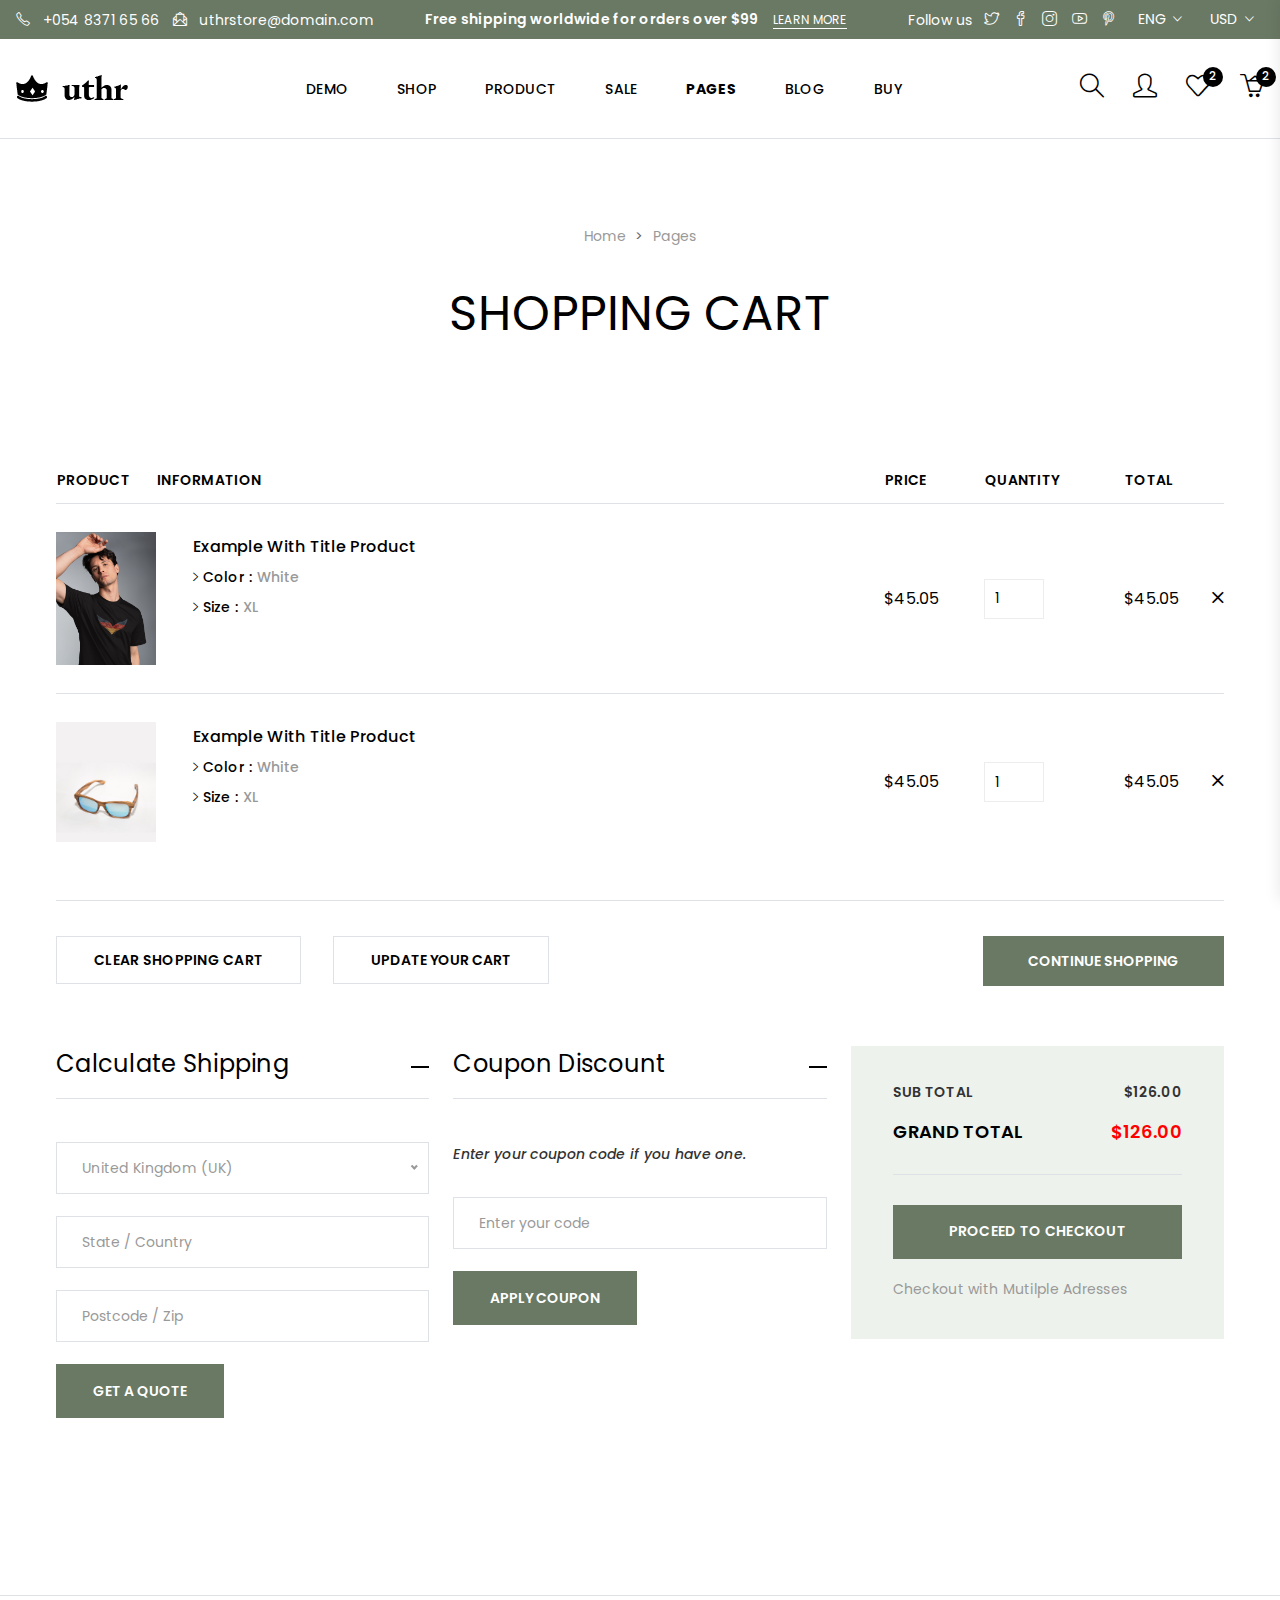
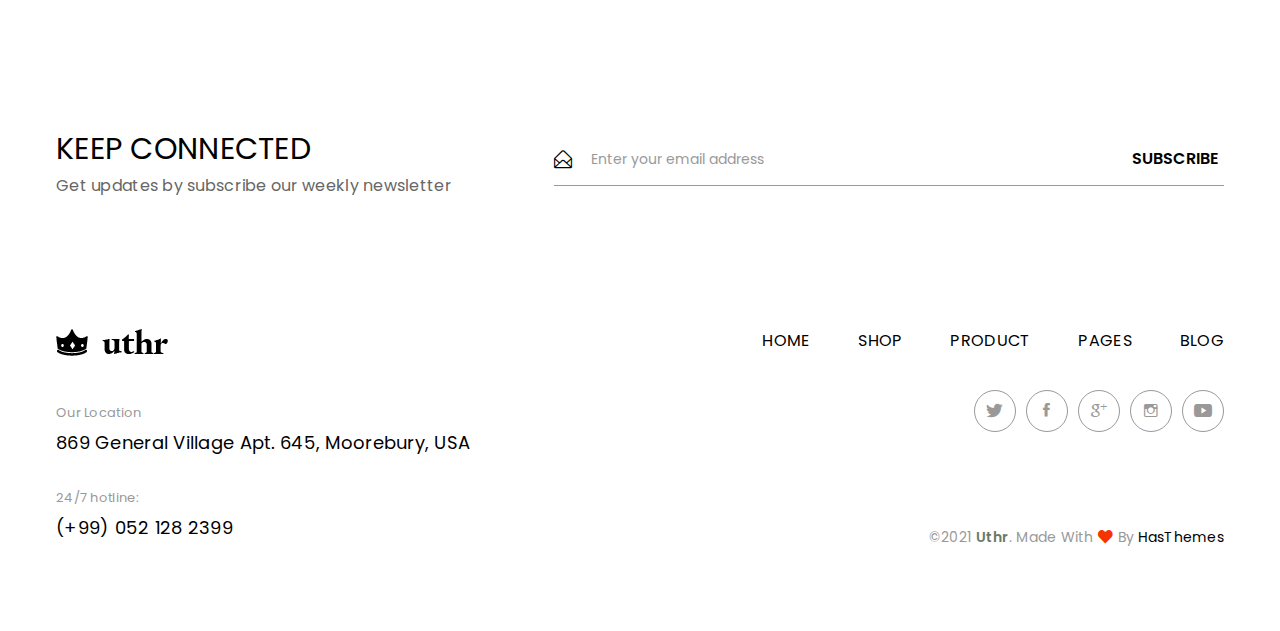
<file: PizzeriaVoluptas/wwwroot/cart.html>
<!doctype html>
<html class="no-js" lang="en">

<head>
    <meta charset="utf-8">
    <meta http-equiv="x-ua-compatible" content="ie=edge">
    <title>Uthr – Cart Page </title>
    <meta name="description" content="Uthr Fashion eCommerce Bootstrap 5 Template is an innovative and modern e-commerce online store website template." />
    <meta name="viewport" content="width=device-width, initial-scale=1">
    <link rel="profile" href="https://gmpg.org/xfn/11">
    <link rel="canonical" href="Replace_with_your_PAGE_URL" />

    <!-- Open Graph (OG) meta tags are snippets of code that control how URLs are displayed when shared on social media  -->
    <!-- <meta property="og:locale" content="en_US" />
    <meta property="og:type" content="website" />
    <meta property="og:title" content="Uthr – Fashion eCommerce HTML Template" />
    <meta property="og:url" content="PAGE_URL" />
    <meta property="og:site_name" content="SITE_NAME" /> -->
    <!-- For the og:image content, replace the # with a link of an image -->
    <!-- <meta property="og:image" content="#" />
    <meta property="og:description"
        content="240+ Best Bootstrap Templates are available on this website. Find your template for your project compatible with the most popular HTML library in the world." /> -->

    <!-- Add site Favicon -->
    <link rel="icon" href="https://hasthemes.com/wp-content/uploads/2019/04/cropped-favicon-32x32.png" sizes="32x32" />
    <link rel="icon" href="https://hasthemes.com/wp-content/uploads/2019/04/cropped-favicon-192x192.png"
        sizes="192x192" />
    <link rel="apple-touch-icon" href="https://hasthemes.com/wp-content/uploads/2019/04/cropped-favicon-180x180.png" />
    <meta name="msapplication-TileImage"
        content="https://hasthemes.com/wp-content/uploads/2019/04/cropped-favicon-270x270.png" />

    <!-- CSS
    ========================= -->
    <link rel="stylesheet" href="assets/css/vendor/bootstrap.min.css">
    <link rel="stylesheet" href="assets/css/slick.css">
    <link rel="stylesheet" href="assets/css/simple-line-icons.css">
    <link rel="stylesheet" href="assets/css/ionicons.min.css">
    <link rel="stylesheet" href="assets/css/font.awesome.css">
    <link rel="stylesheet" href="assets/css/animate.css">
    <link rel="stylesheet" href="assets/css/nice-select.css">
    <link rel="stylesheet" href="assets/css/jquery-ui.min.css">
    <link rel="stylesheet" href="assets/css/magnific-popup.css">

    <!-- Main Style CSS -->
    <link rel="stylesheet" href="assets/css/style.css">

    <!--modernizr min js here-->
    <script src="assets/js/vendor/modernizr-3.7.1.min.js"></script>


    <!-- Structured Data  -->
    <script type="application/ld+json">
        {
        "@context": "http://schema.org",
        "@type": "WebSite",
        "name": "Replace_with_your_site_title",
        "url": "Replace_with_your_site_URL"
        }
    </script>
</head>

<body>

    <!--offcanvas menu area start-->
    <div class="body_overlay">

    </div>
    <div class="offcanvas_menu">
        <div class="container">
            <div class="row">
                <div class="col-12">
                    <div class="offcanvas_menu_wrapper">
                        <div class="canvas_close">
                            <a href="javascript:void(0)"><i class="ion-android-close"></i></a>
                        </div>
                        <div class="header_contact_info">
                            <ul class="d-flex">
                                <li class="text-white"> <i class="icons icon-phone"></i> <a href="tel:+05483716566">+054 8371 65 66</a></li>
                                <li class="text-white"> <i class="icon-envelope-letter icons"></i> <a href="#">uthrstore@domain.com</a></li>
                            </ul>
                        </div>
                        <div class="header_social d-flex">
                            <span>Follow us</span>
                            <ul class="d-flex">
                                <li><a href="#"><i class="icon-social-twitter icons"></i></a></li>
                                <li><a href="#"><i class="icon-social-facebook icons"></i></a></li>
                                <li><a href="#"><i class="icon-social-instagram icons"></i></a></li>
                                <li><a href="#"><i class="icon-social-youtube icons"></i></a></li>
                                <li><a href="#"><i class="icon-social-pinterest icons"></i></a></li>
                            </ul>
                        </div>
                        <div class="language_currency">
                            <ul class="d-flex">
                                <li class="language"><a href="#"> Eng <i class="icon-right ion-ios-arrow-down"></i></a>
                                    <ul class="dropdown_language">
                                        <li><a href="#">French</a></li>
                                        <li><a href="#">Spanish</a></li>
                                        <li><a href="#">Russian</a></li>
                                    </ul>
                                </li>
                                <li class="currency"><a href="#"> USd <i class="icon-right ion-ios-arrow-down"></i></a>
                                    <ul class="dropdown_currency">
                                        <li><a href="#">€ Euro</a></li>
                                        <li><a href="#">£ Pound Sterling</a></li>
                                        <li><a href="#">$ US Dollar</a></li>
                                    </ul>
                                </li>
                            </ul>
                        </div>
                        <div id="menu" class="text-left ">
                            <ul class="offcanvas_main_menu">
                                <li class="menu-item-has-children active">
                                    <a href="#">Home</a>
                                </li>
                                <li class="menu-item-has-children">
                                    <a href="shop.html">Shop</a>
                                </li>
                                <li class="menu-item-has-children">
                                    <a href="product-details.html"> Product Details</a>
                                </li>
                                <li><a href="#">sale</a></li>
                                <li class="menu-item-has-children">
                                    <a href="#">pages </a>
                                    <ul class="sub-menu">
                                        <li><a href="cart.html">cart</a></li>
                                        <li><a href="checkout.html">Checkout</a></li>
                                    </ul>
                                </li>
                                <li class="menu-item-has-children">
                                    <a href="#">blog</a>
                                    <ul class="sub-menu">
                                        <li><a href="blog.html">blog</a></li>
                                        <li><a href="blog-details.html">blog details</a></li>
                                    </ul>

                                </li>
                                <li><a href="#">buy</a></li>
                            </ul>
                        </div>
                    </div>
                </div>
            </div>
        </div>
    </div>
    <!--offcanvas menu area end-->
    <!--mini cart-->
    <div class="mini_cart">
        <div class="cart_gallery">
            <div class="cart_close">
                <div class="cart_text">
                    <h3>cart</h3>
                </div>
                <div class="mini_cart_close">
                    <a href="javascript:void(0)"><i class="icon-close icons"></i></a>
                </div>
            </div>
            <div class="cart_item">
               <div class="cart_img">
                   <a href="#"><img src="assets/img/product/product1.jpg" alt=""></a>
               </div>
                <div class="cart_info">
                    <a href="#">Primis In Faucibus</a>
                    <p>1 x <span> $65.00 </span></p>
                </div>
                <div class="cart_remove">
                    <a href="#"><i class="icon-close icons"></i></a>
                </div>
            </div>
            <div class="cart_item">
               <div class="cart_img">
                   <a href="#"><img src="assets/img/product/product2.jpg" alt=""></a>
               </div>
                <div class="cart_info">
                    <a href="#">Letraset Sheets</a>
                    <p>1 x <span> $60.00 </span></p>
                </div>
                <div class="cart_remove">
                    <a href="#"><i class="icon-close icons"></i></a>
                </div>
            </div>
        </div>
        <div class="mini_cart_table">
            <div class="cart_table_border">
                <div class="cart_total">
                    <span>Sub total:</span>
                    <span class="price">$125.00</span>
                </div>
                <div class="cart_total mt-10">
                    <span>total:</span>
                    <span class="price">$125.00</span>
                </div>
            </div>
        </div>
        <div class="mini_cart_footer">
           <div class="cart_button">
                <a href="cart.html"><i class="fa fa-shopping-cart"></i> View cart</a>
            </div>
            <div class="cart_button">
                <a href="checkout.html"><i class="fa fa-sign-in"></i> Checkout</a>
            </div>
        </div>
    </div>
    <!--mini cart end-->
    <!--header area start-->
    <header class="header_section border-bottom">
        <div class="header_top">
            <div class="container-fluid">
                <div class="row">
                    <div class="col-12">
                        <div class="header_top_inner d-flex justify-content-between align-items-center">
                            <div class="header_contact_info">
                                <ul class="d-flex">
                                    <li class="text-white"> <i class="icons icon-phone"></i> <a href="tel:+05483716566">+054 8371 65 66</a></li>
                                    <li class="text-white"> <i class="icon-envelope-letter icons"></i> <a href="#">uthrstore@domain.com</a></li>
                                </ul>
                            </div>
                            <div class="free_shipping_text">
                                <p class="text-white">Free shipping worldwide for orders over $99 <a href="#">Learn More</a></p>
                            </div>
                            <div class="header_top_sidebar d-flex align-items-center">
                                <div class="header_social d-flex">
                                    <span>Follow us</span>
                                    <ul class="d-flex">
                                        <li><a href="#"><i class="icon-social-twitter icons"></i></a></li>
                                        <li><a href="#"><i class="icon-social-facebook icons"></i></a></li>
                                        <li><a href="#"><i class="icon-social-instagram icons"></i></a></li>
                                        <li><a href="#"><i class="icon-social-youtube icons"></i></a></li>
                                        <li><a href="#"><i class="icon-social-pinterest icons"></i></a></li>
                                    </ul>
                                </div>
                                <div class="language_currency">
                                    <ul class="d-flex">
                                        <li class="language"><a href="#"> Eng <i class="icon-right ion-ios-arrow-down"></i></a>
                                            <ul class="dropdown_language">
                                                <li><a href="#">French</a></li>
                                                <li><a href="#">Spanish</a></li>
                                                <li><a href="#">Russian</a></li>
                                            </ul>
                                        </li>
                                        <li class="currency"><a href="#"> USd <i class="icon-right ion-ios-arrow-down"></i></a>
                                            <ul class="dropdown_currency">
                                                <li><a href="#">€ Euro</a></li>
                                                <li><a href="#">£ Pound Sterling</a></li>
                                                <li><a href="#">$ US Dollar</a></li>
                                            </ul>
                                        </li>
                                    </ul>
                                </div>
                            </div>
                        </div>
                    </div>
                </div>
            </div>
        </div>

        <div class="main_header">
            <div class="container-fluid">
                <div class="row">
                    <div class="col-12">
                        <div class="header_container d-flex justify-content-between align-items-center">
                            <div class="canvas_open">
                                <a href="javascript:void(0)"><i class="ion-navicon"></i></a>
                            </div>
                            <div class="header_logo">
                                <a class="sticky_none" href="index.html"><img src="assets/img/logo/logo.png" alt=""></a>
                            </div>
                            <!--main menu start-->
                            <div class="main_menu d-none d-lg-block">
                                <nav>
                                    <ul class="d-flex">
                                        <li><a href="index.html">demo</a> </li>
                                        <li><a href="shop.html">shop</a></li>
                                        <li><a href="product-details.html">product</a></li>
                                        <li><a href="#">sale</a></li>
                                        <li><a class="active" href="#">pages</a>
                                            <ul class="sub_menu">
                                                <li><a href="cart.html">Cart Pages</a></li>
                                                <li><a href="checkout.html">Checkout Pages</a></li>
                                            </ul>
                                        </li>
                                        <li><a href="blog.html">blog</a>
                                            <ul class="sub_menu">
                                                <li><a href="blog.html">Blog Pages</a></li>
                                                <li><a href="blog-details.html">Blog Details</a></li>
                                            </ul>
                                        </li>
                                        <li><a href="#">buy</a></li>
                                    </ul>
                                </nav>
                            </div>
                            <div class="header_account">
                                <ul class="d-flex">
                                    <li class="header_search"><a href="#"><i class="icon-magnifier icons"></i></a></li>
                                    <li class="account_link"><a href="#"><i class="icon-user icons"></i></a>
                                        <ul class="dropdown_account_link">
                                            <li><a href="#">My Account</a></li>
                                            <li><a href="#">Login</a></li>
                                            <li><a href="#">Contact</a></li>
                                        </ul>
                                    </li>
                                    <li><a href="#"><i class="icon-heart icons"></i></a> <span class="item_count">2</span></li>
                                    <li class="shopping_cart"><a href="#"><i class="icon-basket-loaded icons"></i></a> <span class="item_count">2</span></li>
                                </ul>
                            </div>
                        </div>
                    </div>
                </div>
            </div>
        </div>
        <!-- page search box -->
        <div class="page_search_box">
            <div class="search_close">
                <i class="ion-close-round"></i>
            </div>
            <form class="border-bottom" action="#">
                <input class="border-0" placeholder="Search dishes..." type="text">
                <button type="submit"><span class="icon-magnifier icons"></span></button>
            </form>
        </div>

    </header>
    <!--header area end-->

      <!--breadcrumbs area start-->
    <div class="breadcrumbs_area breadcrumbs_other">
        <div class="container">
            <div class="row">
                <div class="col-12">
                    <div class="breadcrumb_content text-center">
                        <ul>
                            <li><a href="index.html">home</a></li>
                            <li><a href="#">pages</a></li>
                        </ul>
                        <h3>Shopping Cart</h3>
                    </div>
                </div>
            </div>
        </div>
    </div>
    <!--breadcrumbs area end-->

     <!--shopping cart area start -->
    <div class="shopping_cart_area">
        <div class="container">
            <form action="#">
                <div class="cart_page_inner mb-60">
                    <div class="row">
                        <div class="col-12">
                            <div class="cart_page_tabel">
                                <table>
                                    <thead>
                                        <tr>
                                            <th>product </th>
                                            <th>information</th>
                                            <th>Price</th>
                                            <th>Quantity</th>
                                            <th>Total</th>
                                        </tr>
                                    </thead>
                                    <tbody>
                                        <tr class="border-top">
                                            <td>
                                                <div class="cart_product_thumb">
                                                    <img src="assets/img/product/product4.jpg" alt="">
                                                </div>
                                            </td>
                                            <td>
                                                <div class="cart_product_text">
                                                    <h4>Example With Title Product</h4>
                                                    <ul>
                                                        <li><i class="ion-ios-arrow-right"></i> Color : <span>White</span></li>
                                                        <li><i class="ion-ios-arrow-right"></i> Size : <span>XL</span></li>
                                                    </ul>
                                                </div>
                                            </td>
                                            <td>
                                                <div class="cart_product_price">
                                                    <span>$45.05</span>
                                                </div>
                                            </td>
                                            <td class="product_quantity">
                                                <div class="cart_product_quantity">
                                                    <input min="1" max="100" value="1" type="number">
                                                </div>
                                            </td>
                                            <td>
                                                <div class="cart_product_price">
                                                    <span>$45.05</span>
                                                </div>
                                            </td>
                                            <td>
                                                <div class="cart_product_remove text-right">
                                                    <a href="#"><i class="ion-android-close"></i></a>
                                                </div>
                                            </td>

                                        </tr>
                                        <tr class="border-top">
                                            <td>
                                                <div class="cart_product_thumb">
                                                    <img src="assets/img/product/product6.jpg" alt="">
                                                </div>
                                            </td>
                                            <td>
                                                <div class="cart_product_text">
                                                    <h4>Example With Title Product</h4>
                                                    <ul>
                                                        <li><i class="ion-ios-arrow-right"></i> Color : <span>White</span></li>
                                                        <li><i class="ion-ios-arrow-right"></i> Size : <span>XL</span></li>
                                                    </ul>
                                                </div>
                                            </td>
                                            <td>
                                                <div class="cart_product_price">
                                                    <span>$45.05</span>
                                                </div>
                                            </td>
                                            <td class="product_quantity">
                                                <div class="cart_product_quantity">
                                                    <input min="1" max="100" value="1" type="number">
                                                </div>
                                            </td>
                                            <td>
                                                <div class="cart_product_price">
                                                    <span>$45.05</span>
                                                </div>
                                            </td>
                                            <td>
                                                <div class="cart_product_remove text-right">
                                                    <a href="#"><i class="ion-android-close"></i></a>
                                                </div>
                                            </td>

                                        </tr>
                                    </tbody>
                                </table>
                            </div>
                            <div class="cart_page_button border-top d-flex justify-content-between">
                                <div class="shopping_cart_btn">
                                    <a href="#" class="btn btn-primary border">CLEAR SHOPPING CART</a>
                                    <button class="btn btn-primary border" type="submit">UPDATE YOUR CART</button>
                                </div>
                                <div class="shopping_continue_btn">
                                    <button class="btn btn-primary" type="submit">CONTINUE SHOPPING</button>
                                </div>
                            </div>
                         </div>
                     </div>
                 </div>
                 <!--coupon code area start-->
                <div class="cart_page_bottom">
                    <div class="row">
                        <div class="col-lg-4 col-md-6 col-sm-6">
                            <div class="shopping_coupon_calculate top">
                                <h3 class="border-bottom">Calculate Shipping </h3>
                                <select class="select_option border">
                                    <option value="1">United Kingdom (UK)  </option>
                                    <option value="2">Åland Islands  </option>
                                    <option value="3">Afghanistan  </option>
                                    <option value="4">Belgium </option>
                                    <option value="5">Albania  </option>
                                </select>
                                <input class="border" placeholder="State / Country" type="text">
                                <input class="border" placeholder="Postcode / Zip" type="text">
                                <button class="btn btn-primary" type="submit">get a quote</button>
                            </div>
                        </div>
                        <div class="col-lg-4 col-md-6 col-sm-6">
                            <div class="shopping_coupon_calculate">
                                <h3 class="border-bottom">Coupon Discount   </h3>
                                <p>Enter your coupon code if you have one.</p>
                                <input class="border" placeholder="Enter your code" type="text">
                                <button class="btn btn-primary" type="submit">apply coupon</button>
                            </div>
                        </div>
                        <div class="col-lg-4 col-md-6 col-sm-8">
                            <div class="grand_totall_area">
                               <div class="grand_totall_inner border-bottom">
                                   <div class="cart_subtotal d-flex justify-content-between">
                                       <p>sub total </p>
                                       <span>$126.00</span>
                                   </div>
                                   <div class="cart_grandtotal d-flex justify-content-between">
                                       <p>grand total</p>
                                       <span>$126.00</span>
                                   </div>
                               </div>
                               <div class="proceed_checkout_btn">
                                   <a class="btn btn-primary" href="#">Proceed to Checkout</a>
                               </div>
                               <a href="#">Checkout with Mutilple Adresses</a>
                            </div>
                        </div>
                    </div>
                </div>
                <!--coupon code area end-->
            </form>
        </div>
    </div>
     <!--shopping cart area end -->


     <!--newsletter section start-->
    <section class="newsletter_section newsletter_padding border-top">
        <div class="container">
            <div class="row">
                <div class="col-12">
                    <div class="newsletter_inner d-flex justify-content-between align-items-center">
                        <div class="newsletter_text">
                            <h3>keep connected</h3>
                            <p>Get updates by subscribe our weekly newsletter</p>
                        </div>
                        <div class="newsletter_subscribe">
                            <form id="mc-form">
                                <input class="border-0" id="mc-email" type="email" autocomplete="off" placeholder="Enter your email address">
                                <i class="icon-envelope-open icons"></i>
                                <button class="border-0" id="mc-submit">Subscribe</button>
                            </form>
                            <!-- mailchimp-alerts Start -->
                            <div class="mailchimp-alerts text-centre">
                                <div class="mailchimp-submitting"></div><!-- mailchimp-submitting end -->
                                <div class="mailchimp-success"></div><!-- mailchimp-success end -->
                                <div class="mailchimp-error"></div><!-- mailchimp-error end -->
                            </div><!-- mailchimp-alerts end -->
                        </div>
                    </div>
                </div>
            </div>
        </div>
    </section>
    <!--newsletter section end-->
    <!--footer area start-->
    <footer class="footer_widgets">
        <div class="container">
            <div class="row">
                <div class="col-lg-5 col-md-5 col-sm-5">
                    <div class="footer_widget_list">
                        <div class="footer_logo">
                            <a href="#"><img src="assets/img/logo/logo.png" alt=""></a>
                        </div>
                        <div class="footer_contact">
                            <div class="footer_contact_list">
                                <span>Our Location</span>
                                <p>869 General Village Apt. 645, Moorebury, USA</p>
                            </div>
                            <div class="footer_contact_list">
                                <span>24/7 hotline:</span>
                                <a href="tel:(+99)0521282399">(+99) 052 128 2399</a>
                            </div>
                        </div>
                    </div>
                </div>
                <div class="col-lg-7 col-md-7 col-sm-7">
                    <div class="footer_widget_list text-right">
                        <div class="footer_menu">
                            <ul class="d-flex justify-content-end">
                                <li><a href="index.html">home</a></li>
                                <li><a href="shop.html">Shop</a></li>
                                <li><a href="product-details.html">Product</a></li>
                                <li><a href="#">pages</a></li>
                                <li><a href="blog.html">Blog</a></li>
                            </ul>
                        </div>
                        <div class="footer_social">
                            <ul class="d-flex justify-content-end">
                                <li><a href="https://twitter.com" data-tippy="Twitter" data-tippy-inertia="true" data-tippy-delay="50"
                                        data-tippy-arrow="true" data-tippy-placement="top"><i class="ion-social-twitter"></i></a></li>
                                <li><a href="https://www.facebook.com" data-tippy="Facebook" data-tippy-inertia="true" data-tippy-delay="50"
                                        data-tippy-arrow="true" data-tippy-placement="top"><i class="ion-social-facebook"></i></a></li>
                                <li><a href="https://www.google.com" data-tippy="googleplus" data-tippy-inertia="true" data-tippy-delay="50"
                                        data-tippy-arrow="true" data-tippy-placement="top"><i class="ion-social-googleplus-outline"></i></a></li>
                                <li><a href="https://www.instagram.com" data-tippy="Instagram" data-tippy-inertia="true" data-tippy-delay="50"
                                        data-tippy-arrow="true" data-tippy-placement="top"><i class="ion-social-instagram-outline"></i></a></li>
                                <li><a href="https://www.youtube.com" data-tippy="Youtube" data-tippy-inertia="true" data-tippy-delay="50"
                                        data-tippy-arrow="true" data-tippy-placement="top"><i class="ion-social-youtube"></i></a></li>
                            </ul>
                        </div>
                        <div class="copyright_right">
                            <p>©2021 <span>Uthr</span>. made with <i class="ion-heart"></i>  by <a href="https://hasthemes.com" target="_blank">HasThemes</a></p>
                        </div>
                    </div>
                </div>
            </div>
        </div>
    </footer>
    <!--footer area end-->



<!-- JS
============================================ -->

<script src="assets/js/vendor/jquery-3.4.1.min.js"></script>
<script src="assets/js/vendor/popper.js"></script>
<script src="assets/js/vendor/bootstrap.min.js"></script>
<script src="assets/js/slick.min.js"></script>
<script src="assets/js/wow.min.js"></script>
<script src="assets/js/jquery.scrollup.min.js"></script>
<script src="assets/js/images-loaded.min.js"></script>
<script src="assets/js/isotope.pkgd.min.js"></script>
<script src="assets/js/jquery.nice-select.js"></script>
<script src="assets/js/tippy-bundle.umd.js"></script>
<script src="assets/js/jquery-ui.min.js"></script>
<script src="assets/js/jquery.instagramFeed.min.js"></script>
<script src="assets/js/jquery.magnific-popup.min.js"></script>
<script src="assets/js/mailchimp-ajax.js"></script>


<!-- Main JS -->
<script src="assets/js/main.js"></script>




</body>

</html>
</file>
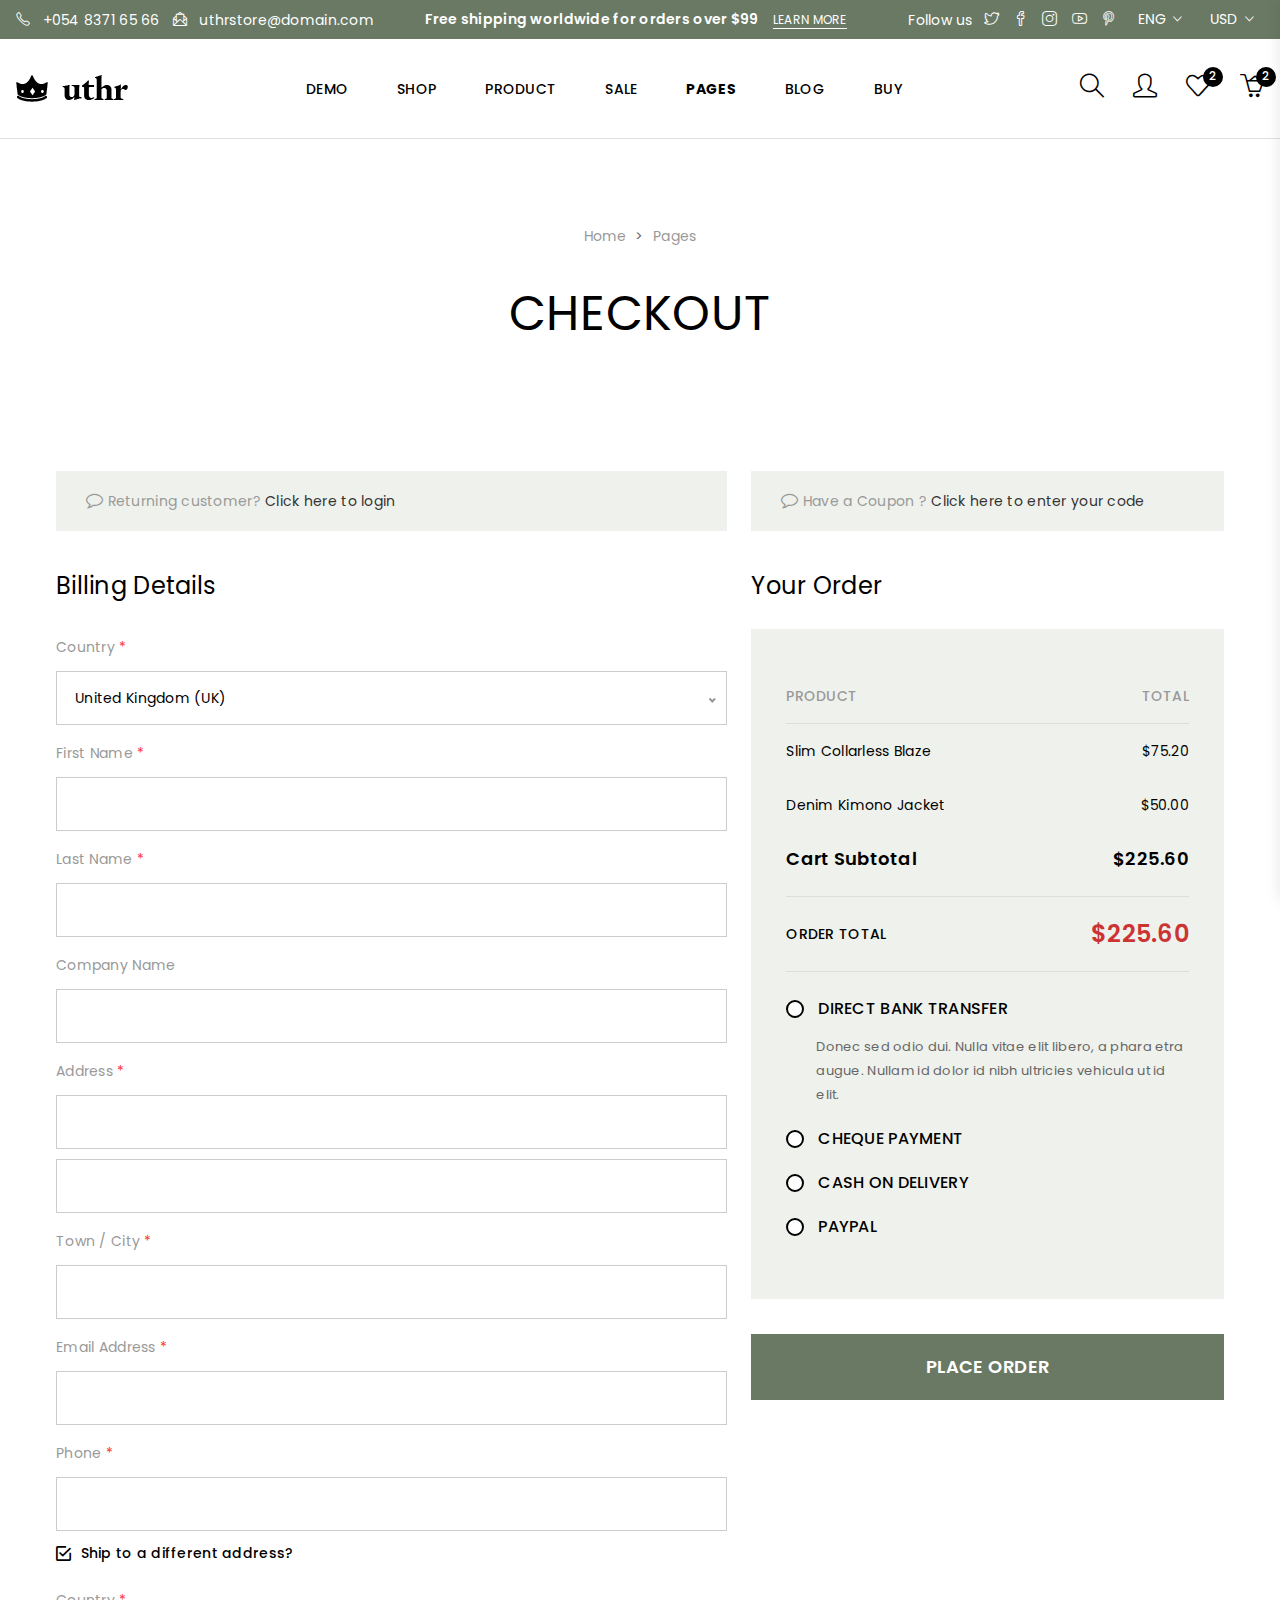
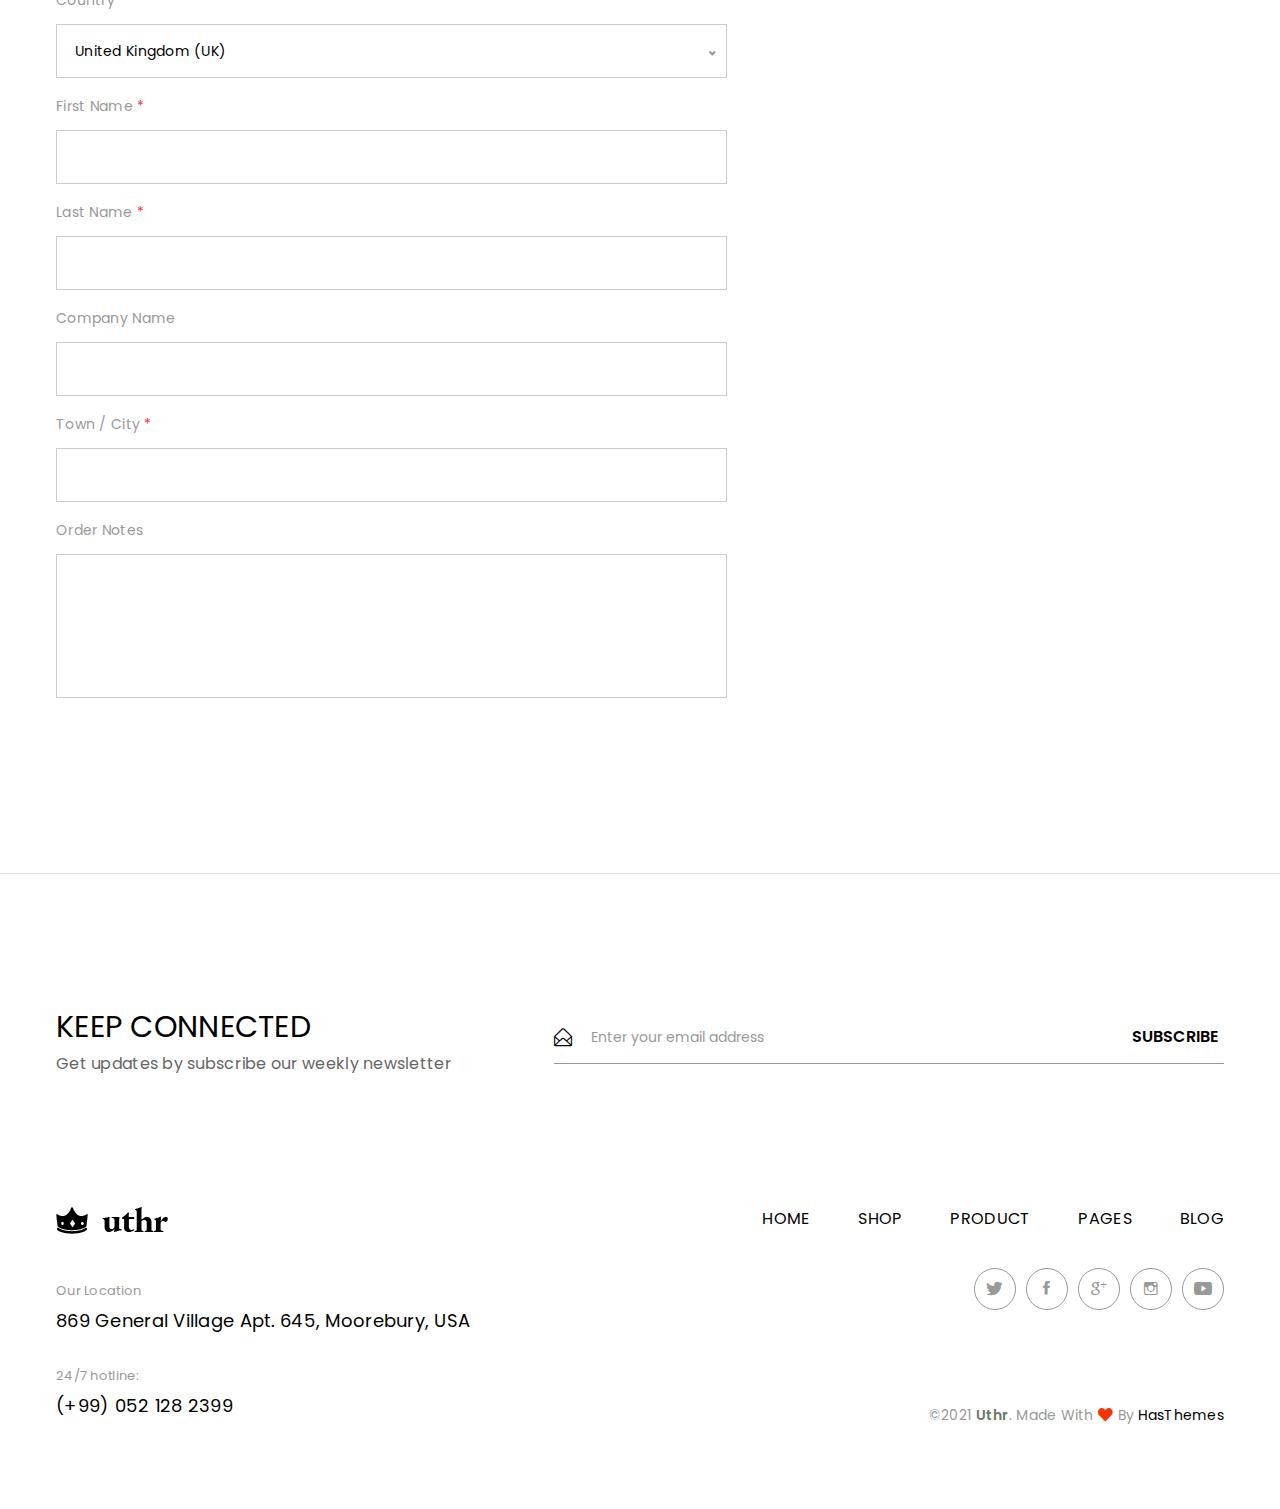
<file: PizzeriaVoluptas/wwwroot/checkout.html>
<!doctype html>
<html class="no-js" lang="en">

<head>
    <meta charset="utf-8">
    <meta http-equiv="x-ua-compatible" content="ie=edge">
    <title>Uthr – Checkout Page </title>
    <meta name="description" content="Uthr Fashion eCommerce Bootstrap 5 Template is an innovative and modern e-commerce online store website template." />
    <meta name="viewport" content="width=device-width, initial-scale=1">
    <link rel="profile" href="https://gmpg.org/xfn/11">
    <link rel="canonical" href="Replace_with_your_PAGE_URL" />

    <!-- Open Graph (OG) meta tags are snippets of code that control how URLs are displayed when shared on social media  -->
    <!-- <meta property="og:locale" content="en_US" />
    <meta property="og:type" content="website" />
    <meta property="og:title" content="Uthr – Fashion eCommerce HTML Template" />
    <meta property="og:url" content="PAGE_URL" />
    <meta property="og:site_name" content="SITE_NAME" /> -->
    <!-- For the og:image content, replace the # with a link of an image -->
    <!-- <meta property="og:image" content="#" />
    <meta property="og:description"
        content="240+ Best Bootstrap Templates are available on this website. Find your template for your project compatible with the most popular HTML library in the world." /> -->

    <!-- Add site Favicon -->
    <link rel="icon" href="https://hasthemes.com/wp-content/uploads/2019/04/cropped-favicon-32x32.png" sizes="32x32" />
    <link rel="icon" href="https://hasthemes.com/wp-content/uploads/2019/04/cropped-favicon-192x192.png"
        sizes="192x192" />
    <link rel="apple-touch-icon" href="https://hasthemes.com/wp-content/uploads/2019/04/cropped-favicon-180x180.png" />
    <meta name="msapplication-TileImage"
        content="https://hasthemes.com/wp-content/uploads/2019/04/cropped-favicon-270x270.png" />

    <!-- CSS
    ========================= -->
    <link rel="stylesheet" href="assets/css/vendor/bootstrap.min.css">
    <link rel="stylesheet" href="assets/css/slick.css">
    <link rel="stylesheet" href="assets/css/simple-line-icons.css">
    <link rel="stylesheet" href="assets/css/ionicons.min.css">
    <link rel="stylesheet" href="assets/css/font.awesome.css">
    <link rel="stylesheet" href="assets/css/animate.css">
    <link rel="stylesheet" href="assets/css/nice-select.css">
    <link rel="stylesheet" href="assets/css/jquery-ui.min.css">
    <link rel="stylesheet" href="assets/css/magnific-popup.css">

    <!-- Main Style CSS -->
    <link rel="stylesheet" href="assets/css/style.css">

    <!--modernizr min js here-->
    <script src="assets/js/vendor/modernizr-3.7.1.min.js"></script>


    <!-- Structured Data  -->
    <script type="application/ld+json">
        {
        "@context": "http://schema.org",
        "@type": "WebSite",
        "name": "Replace_with_your_site_title",
        "url": "Replace_with_your_site_URL"
        }
    </script>
</head>

<body>

    <!--offcanvas menu area start-->
    <div class="body_overlay">

    </div>
    <div class="offcanvas_menu">
        <div class="container">
            <div class="row">
                <div class="col-12">
                    <div class="offcanvas_menu_wrapper">
                        <div class="canvas_close">
                            <a href="javascript:void(0)"><i class="ion-android-close"></i></a>
                        </div>
                        <div class="header_contact_info">
                            <ul class="d-flex">
                                <li class="text-white"> <i class="icons icon-phone"></i> <a href="tel:+05483716566">+054 8371 65 66</a></li>
                                <li class="text-white"> <i class="icon-envelope-letter icons"></i> <a href="#">uthrstore@domain.com</a></li>
                            </ul>
                        </div>
                        <div class="header_social d-flex">
                            <span>Follow us</span>
                            <ul class="d-flex">
                                <li><a href="#"><i class="icon-social-twitter icons"></i></a></li>
                                <li><a href="#"><i class="icon-social-facebook icons"></i></a></li>
                                <li><a href="#"><i class="icon-social-instagram icons"></i></a></li>
                                <li><a href="#"><i class="icon-social-youtube icons"></i></a></li>
                                <li><a href="#"><i class="icon-social-pinterest icons"></i></a></li>
                            </ul>
                        </div>
                        <div class="language_currency">
                            <ul class="d-flex">
                                <li class="language"><a href="#"> Eng <i class="icon-right ion-ios-arrow-down"></i></a>
                                    <ul class="dropdown_language">
                                        <li><a href="#">French</a></li>
                                        <li><a href="#">Spanish</a></li>
                                        <li><a href="#">Russian</a></li>
                                    </ul>
                                </li>
                                <li class="currency"><a href="#"> USd <i class="icon-right ion-ios-arrow-down"></i></a>
                                    <ul class="dropdown_currency">
                                        <li><a href="#">€ Euro</a></li>
                                        <li><a href="#">£ Pound Sterling</a></li>
                                        <li><a href="#">$ US Dollar</a></li>
                                    </ul>
                                </li>
                            </ul>
                        </div>
                        <div id="menu" class="text-left ">
                            <ul class="offcanvas_main_menu">
                                <li class="menu-item-has-children active">
                                    <a href="#">Home</a>
                                </li>
                                <li class="menu-item-has-children">
                                    <a href="shop.html">Shop</a>
                                </li>
                                <li class="menu-item-has-children">
                                    <a href="product-details.html"> Product Details</a>
                                </li>
                                <li><a href="#">sale</a></li>
                                <li class="menu-item-has-children">
                                    <a href="#">pages </a>
                                    <ul class="sub-menu">
                                        <li><a href="cart.html">cart</a></li>
                                        <li><a href="checkout.html">Checkout</a></li>
                                    </ul>
                                </li>
                                <li class="menu-item-has-children">
                                    <a href="#">blog</a>
                                    <ul class="sub-menu">
                                        <li><a href="blog.html">blog</a></li>
                                        <li><a href="blog-details.html">blog details</a></li>
                                    </ul>

                                </li>
                                <li><a href="#">buy</a></li>
                            </ul>
                        </div>
                    </div>
                </div>
            </div>
        </div>
    </div>
    <!--offcanvas menu area end-->
    <!--mini cart-->
    <div class="mini_cart">
        <div class="cart_gallery">
            <div class="cart_close">
                <div class="cart_text">
                    <h3>cart</h3>
                </div>
                <div class="mini_cart_close">
                    <a href="javascript:void(0)"><i class="icon-close icons"></i></a>
                </div>
            </div>
            <div class="cart_item">
               <div class="cart_img">
                   <a href="#"><img src="assets/img/product/product1.jpg" alt=""></a>
               </div>
                <div class="cart_info">
                    <a href="#">Primis In Faucibus</a>
                    <p>1 x <span> $65.00 </span></p>
                </div>
                <div class="cart_remove">
                    <a href="#"><i class="icon-close icons"></i></a>
                </div>
            </div>
            <div class="cart_item">
               <div class="cart_img">
                   <a href="#"><img src="assets/img/product/product2.jpg" alt=""></a>
               </div>
                <div class="cart_info">
                    <a href="#">Letraset Sheets</a>
                    <p>1 x <span> $60.00 </span></p>
                </div>
                <div class="cart_remove">
                    <a href="#"><i class="icon-close icons"></i></a>
                </div>
            </div>
        </div>
        <div class="mini_cart_table">
            <div class="cart_table_border">
                <div class="cart_total">
                    <span>Sub total:</span>
                    <span class="price">$125.00</span>
                </div>
                <div class="cart_total mt-10">
                    <span>total:</span>
                    <span class="price">$125.00</span>
                </div>
            </div>
        </div>
        <div class="mini_cart_footer">
           <div class="cart_button">
                <a href="cart.html"><i class="fa fa-shopping-cart"></i> View cart</a>
            </div>
            <div class="cart_button">
                <a href="checkout.html"><i class="fa fa-sign-in"></i> Checkout</a>
            </div>
        </div>
    </div>
    <!--mini cart end-->
    <!--header area start-->
    <header class="header_section border-bottom">
        <div class="header_top">
            <div class="container-fluid">
                <div class="row">
                    <div class="col-12">
                        <div class="header_top_inner d-flex justify-content-between align-items-center">
                            <div class="header_contact_info">
                                <ul class="d-flex">
                                    <li class="text-white"> <i class="icons icon-phone"></i> <a href="tel:+05483716566">+054 8371 65 66</a></li>
                                    <li class="text-white"> <i class="icon-envelope-letter icons"></i> <a href="#">uthrstore@domain.com</a></li>
                                </ul>
                            </div>
                            <div class="free_shipping_text">
                                <p class="text-white">Free shipping worldwide for orders over $99 <a href="#">Learn More</a></p>
                            </div>
                            <div class="header_top_sidebar d-flex align-items-center">
                                <div class="header_social d-flex">
                                    <span>Follow us</span>
                                    <ul class="d-flex">
                                        <li><a href="#"><i class="icon-social-twitter icons"></i></a></li>
                                        <li><a href="#"><i class="icon-social-facebook icons"></i></a></li>
                                        <li><a href="#"><i class="icon-social-instagram icons"></i></a></li>
                                        <li><a href="#"><i class="icon-social-youtube icons"></i></a></li>
                                        <li><a href="#"><i class="icon-social-pinterest icons"></i></a></li>
                                    </ul>
                                </div>
                                <div class="language_currency">
                                    <ul class="d-flex">
                                        <li class="language"><a href="#"> Eng <i class="icon-right ion-ios-arrow-down"></i></a>
                                            <ul class="dropdown_language">
                                                <li><a href="#">French</a></li>
                                                <li><a href="#">Spanish</a></li>
                                                <li><a href="#">Russian</a></li>
                                            </ul>
                                        </li>
                                        <li class="currency"><a href="#"> USd <i class="icon-right ion-ios-arrow-down"></i></a>
                                            <ul class="dropdown_currency">
                                                <li><a href="#">€ Euro</a></li>
                                                <li><a href="#">£ Pound Sterling</a></li>
                                                <li><a href="#">$ US Dollar</a></li>
                                            </ul>
                                        </li>
                                    </ul>
                                </div>
                            </div>
                        </div>
                    </div>
                </div>
            </div>
        </div>

        <div class="main_header">
            <div class="container-fluid">
                <div class="row">
                    <div class="col-12">
                        <div class="header_container d-flex justify-content-between align-items-center">
                            <div class="canvas_open">
                                <a href="javascript:void(0)"><i class="ion-navicon"></i></a>
                            </div>
                            <div class="header_logo">
                                <a class="sticky_none" href="index.html"><img src="assets/img/logo/logo.png" alt=""></a>
                            </div>
                            <!--main menu start-->
                            <div class="main_menu d-none d-lg-block">
                                <nav>
                                    <ul class="d-flex">
                                        <li><a href="index.html">demo</a> </li>
                                        <li><a href="shop.html">shop</a></li>
                                        <li><a href="product-details.html">product</a></li>
                                        <li><a href="#">sale</a></li>
                                        <li><a class="active" href="#">pages</a>
                                            <ul class="sub_menu">
                                                <li><a href="cart.html">Cart Pages</a></li>
                                                <li><a href="checkout.html">Checkout Pages</a></li>
                                            </ul>
                                        </li>
                                        <li><a href="blog.html">blog</a>
                                            <ul class="sub_menu">
                                                <li><a href="blog.html">Blog Pages</a></li>
                                                <li><a href="blog-details.html">Blog Details</a></li>
                                            </ul>
                                        </li>
                                        <li><a href="#">buy</a></li>
                                    </ul>
                                </nav>
                            </div>
                            <div class="header_account">
                                <ul class="d-flex">
                                    <li class="header_search"><a href="#"><i class="icon-magnifier icons"></i></a></li>
                                    <li class="account_link"><a href="#"><i class="icon-user icons"></i></a>
                                        <ul class="dropdown_account_link">
                                            <li><a href="#">My Account</a></li>
                                            <li><a href="#">Login</a></li>
                                            <li><a href="#">Contact</a></li>
                                        </ul>
                                    </li>
                                    <li><a href="#"><i class="icon-heart icons"></i></a> <span class="item_count">2</span></li>
                                    <li class="shopping_cart"><a href="#"><i class="icon-basket-loaded icons"></i></a> <span class="item_count">2</span></li>
                                </ul>
                            </div>
                        </div>
                    </div>
                </div>
            </div>
        </div>
        <!-- page search box -->
        <div class="page_search_box">
            <div class="search_close">
                <i class="ion-close-round"></i>
            </div>
            <form class="border-bottom" action="#">
                <input class="border-0" placeholder="Search dishes..." type="text">
                <button type="submit"><span class="icon-magnifier icons"></span></button>
            </form>
        </div>

    </header>
    <!--header area end-->

      <!--breadcrumbs area start-->
    <div class="breadcrumbs_area breadcrumbs_other">
        <div class="container">
            <div class="row">
                <div class="col-12">
                    <div class="breadcrumb_content text-center">
                        <ul>
                            <li><a href="index.html">home</a></li>
                            <li><a href="#">pages</a></li>
                        </ul>
                        <h3>checkout</h3>
                    </div>
                </div>
            </div>
        </div>
    </div>
    <!--breadcrumbs area end-->

    <!--Checkout page section-->
    <div class="checkout_section" id="accordion">
       <div class="container">
            <div class="returning_coupon_area">
                <div class="row">
                    <div class="col-lg-7 col-md-6">
                        <div class="user-actions">
                            <h3>
                                <i class="fa fa-comment-o" aria-hidden="true"></i>
                                Returning customer?
                                <a class="Returning" href="#" data-toggle="collapse" data-target="#checkout_login" aria-expanded="true">Click here to login</a>

                            </h3>
                             <div id="checkout_login" class="collapse" data-parent="#accordion">
                                <div class="checkout_info">
                                    <p>If you have shopped with us before, please enter your details in the boxes below. If you are a new customer please proceed to the Billing & Shipping section.</p>
                                    <form action="#">
                                        <div class="form_group">
                                            <label>Username or email <span>*</span></label>
                                            <input type="text">
                                        </div>
                                        <div class="form_group">
                                            <label>Password  <span>*</span></label>
                                            <input type="text">
                                        </div>
                                        <div class="form_group group_3 ">
                                            <button class="btn btn-primary" type="submit">Login</button>
                                            <label for="remember_box">
                                                <input id="remember_box" type="checkbox">
                                                <span> Remember me </span>
                                            </label>
                                        </div>
                                        <a href="#">Lost your password?</a>
                                    </form>
                                </div>
                            </div>
                        </div>
                    </div>
                    <div class="col-lg-5 col-md-6">
                        <div class="user-actions">
                            <h3>
                                <i class="fa fa-comment-o" aria-hidden="true"></i>
                                Have a Coupon ?
                                <a class="Returning" href="#" data-toggle="collapse" data-target="#checkout_coupon2" aria-expanded="true">Click here to enter your code</a>

                            </h3>
                             <div id="checkout_coupon2" class="collapse" data-parent="#accordion">
                                <div class="checkout_info coupon_info">
                                    <form action="#">
                                        <input placeholder="Coupon code" type="text">
                                        <button class="btn btn-primary" type="submit">Apply coupon</button>
                                    </form>
                                </div>
                            </div>
                        </div>
                    </div>
                </div>
            </div>
            <div class="checkout_form">
                <div class="row">
                    <div class="col-lg-7 col-md-6">
                        <form action="#">
                            <h3>Billing Details</h3>
                            <div class="checkout_form_input">
                                <label for="country">country <span>*</span></label>
                                    <select class="select_option" name="cuntry" id="country">
                                    <option value="2">United Kingdom (UK)  </option>
                                    <option value="3">Algeria</option>
                                    <option value="4">Afghanistan</option>
                                    <option value="5">Ghana</option>
                                    <option value="6">Albania</option>
                                    <option value="7">Bahrain</option>
                                    <option value="8">Colombia</option>
                                    <option value="9">Dominican Republic</option>
                                </select>
                            </div>
                            <div class="checkout_form_input">
                                <label>First Name <span>*</span></label>
                                <input type="text">
                            </div>
                            <div class="checkout_form_input">
                                <label>Last Name  <span>*</span></label>
                                <input type="text">
                            </div>
                            <div class="checkout_form_input">
                                <label>Company Name</label>
                                <input type="text">
                            </div>
                            <div class="checkout_form_input">
                               <label>Address  <span>*</span></label>
                                <input type="text">
                            </div>
                            <div class="checkout_form_input">
                                <input type="text">
                            </div>
                            <div class="checkout_form_input">
                                <label>Town / City <span>*</span></label>
                                <input  type="text">
                            </div>
                            <div class="checkout_form_input">
                                <label> Email Address   <span>*</span></label>
                                <input  type="text">
                            </div>
                            <div class="checkout_form_input">
                                <label> Phone <span>*</span></label>
                                <input  type="text">
                            </div>
                            <p class="different_address"><i class="ion-android-checkbox-outline"></i> Ship to a different address?</p>
                            <div class="checkout_form_input">
                                <label for="country2">country <span>*</span></label>
                                    <select class="select_option" name="cuntry" id="country2">
                                    <option value="2">United Kingdom (UK)  </option>
                                    <option value="3">Algeria</option>
                                    <option value="4">Afghanistan</option>
                                    <option value="5">Ghana</option>
                                    <option value="6">Albania</option>
                                    <option value="7">Bahrain</option>
                                    <option value="8">Colombia</option>
                                    <option value="9">Dominican Republic</option>
                                </select>
                            </div>
                            <div class="checkout_form_input">
                                <label>First Name <span>*</span></label>
                                <input type="text">
                            </div>
                            <div class="checkout_form_input">
                                <label>Last Name  <span>*</span></label>
                                <input type="text">
                            </div>
                            <div class="checkout_form_input">
                                <label>Company Name</label>
                                <input type="text">
                            </div>
                            <div class="checkout_form_input">
                                <label>Town / City <span>*</span></label>
                                <input  type="text">
                            </div>
                            <div class="checkout_form_input">
                                <label>Order Notes</label>
                                <textarea></textarea>
                            </div>
                        </form>
                    </div>
                    <div class="col-lg-5 col-md-6">
                        <div class="order_table_right">
                            <form action="#">
                                <h3>Your order</h3>
                                <div class="order_table table-responsive">
                                    <table>
                                        <thead>
                                            <tr>
                                                <th>Product</th>
                                                <th class="text-right">Total</th>
                                            </tr>
                                        </thead>
                                        <tbody>
                                            <tr>
                                                <td> Slim Collarless Blaze   </td>
                                                <td class="text-right"> $75.20  </td>
                                            </tr>
                                            <tr>
                                                <td> Denim Kimono Jacket     </td>
                                                <td class="text-right"> $50.00</td>
                                            </tr>
                                        </tbody>
                                        <tfoot>
                                            <tr>
                                                <td>Cart Subtotal  </td>
                                                <td class="text-right">$225.60</td>
                                            </tr>
                                            <tr class="order_total">
                                                <th>Order Total</th>
                                                <td class="text-right">$225.60</td>
                                            </tr>
                                        </tfoot>
                                    </table>
                                    <div class="panel-default">
                                        <div class="panel_radio">
                                            <input id="payment1" name="check_method" type="radio" data-target="createp_account" />
                                            <span class="checkmark"></span>
                                        </div>

                                        <label for="payment1" data-toggle="collapse" data-target="#panel1" >direct bank transfer</label>
                                        <div id="panel1" class="collapse show one" data-parent="#accordion">
                                            <div class="card-body1">
                                               <p>Donec sed odio dui. Nulla vitae elit libero, a phara etra augue. Nullam id dolor id nibh ultricies vehicula ut id elit. </p>
                                            </div>
                                        </div>
                                    </div>
                                    <div class="panel-default">
                                        <div class="panel_radio">
                                            <input id="payment2" name="check_method" type="radio" data-target="createp_account" />
                                            <span class="checkmark"></span>
                                        </div>
                                        <label for="payment2" data-toggle="collapse" data-target="#method2" >cheque payment</label>
                                        <div id="method2" class="collapse two" data-parent="#accordion">
                                            <div class="card-body1">
                                               <p>Donec sed odio dui. Nulla vitae elit libero, a phara etra augue. Nullam id dolor id nibh ultricies vehicula ut id elit. </p>
                                            </div>
                                        </div>
                                    </div>
                                    <div class="panel-default">
                                        <div class="panel_radio">
                                            <input id="payment3" name="check_method" type="radio" data-target="createp_account" />
                                            <span class="checkmark"></span>
                                        </div>
                                        <label for="payment3" data-toggle="collapse" data-target="#method3" >cash on delivery</label>
                                        <div id="method3" class="collapse three" data-parent="#accordion">
                                            <div class="card-body1">
                                               <p>Donec sed odio dui. Nulla vitae elit libero, a phara etra augue. Nullam id dolor id nibh ultricies vehicula ut id elit. </p>
                                            </div>
                                        </div>
                                    </div>
                                    <div class="panel-default">
                                        <div class="panel_radio">
                                            <input id="payment4" name="check_method" type="radio" data-target="createp_account" />
                                            <span class="checkmark"></span>
                                        </div>
                                        <label for="payment4" data-toggle="collapse" data-target="#method4" >Paypal</label>
                                        <div id="method4" class="collapse four" data-parent="#accordion">
                                            <div class="card-body1">
                                               <p>Donec sed odio dui. Nulla vitae elit libero, a phara etra augue. Nullam id dolor id nibh ultricies vehicula ut id elit. </p>
                                            </div>
                                        </div>
                                    </div>
                                </div>
                                <div class="place_order_btn">
                                   <a class="btn btn-primary" href="#">place order</a>
                               </div>

                            </form>
                        </div>
                    </div>
                </div>
            </div>
        </div>
    </div>
    <!--Checkout page section end-->

      <!--newsletter section start-->
    <section class="newsletter_section newsletter_padding border-top">
        <div class="container">
            <div class="row">
                <div class="col-12">
                    <div class="newsletter_inner d-flex justify-content-between align-items-center">
                        <div class="newsletter_text">
                            <h3>keep connected</h3>
                            <p>Get updates by subscribe our weekly newsletter</p>
                        </div>
                        <div class="newsletter_subscribe">
                            <form id="mc-form">
                                <input class="border-0" id="mc-email" type="email" autocomplete="off" placeholder="Enter your email address">
                                <i class="icon-envelope-open icons"></i>
                                <button class="border-0" id="mc-submit">Subscribe</button>
                            </form>
                            <!-- mailchimp-alerts Start -->
                            <div class="mailchimp-alerts text-centre">
                                <div class="mailchimp-submitting"></div><!-- mailchimp-submitting end -->
                                <div class="mailchimp-success"></div><!-- mailchimp-success end -->
                                <div class="mailchimp-error"></div><!-- mailchimp-error end -->
                            </div><!-- mailchimp-alerts end -->
                        </div>
                    </div>
                </div>
            </div>
        </div>
    </section>
    <!--newsletter section end-->
    <!--footer area start-->
    <footer class="footer_widgets">
        <div class="container">
            <div class="row">
                <div class="col-lg-5 col-md-5 col-sm-5">
                    <div class="footer_widget_list">
                        <div class="footer_logo">
                            <a href="#"><img src="assets/img/logo/logo.png" alt=""></a>
                        </div>
                        <div class="footer_contact">
                            <div class="footer_contact_list">
                                <span>Our Location</span>
                                <p>869 General Village Apt. 645, Moorebury, USA</p>
                            </div>
                            <div class="footer_contact_list">
                                <span>24/7 hotline:</span>
                                <a href="tel:(+99)0521282399">(+99) 052 128 2399</a>
                            </div>
                        </div>
                    </div>
                </div>
                <div class="col-lg-7 col-md-7 col-sm-7">
                    <div class="footer_widget_list text-right">
                        <div class="footer_menu">
                            <ul class="d-flex justify-content-end">
                                <li><a href="index.html">home</a></li>
                                <li><a href="shop.html">Shop</a></li>
                                <li><a href="product-details.html">Product</a></li>
                                <li><a href="#">pages</a></li>
                                <li><a href="blog.html">Blog</a></li>
                            </ul>
                        </div>
                        <div class="footer_social">
                            <ul class="d-flex justify-content-end">
                                <li><a href="https://twitter.com" data-tippy="Twitter" data-tippy-inertia="true" data-tippy-delay="50"
                                        data-tippy-arrow="true" data-tippy-placement="top"><i class="ion-social-twitter"></i></a></li>
                                <li><a href="https://www.facebook.com" data-tippy="Facebook" data-tippy-inertia="true" data-tippy-delay="50"
                                        data-tippy-arrow="true" data-tippy-placement="top"><i class="ion-social-facebook"></i></a></li>
                                <li><a href="https://www.google.com" data-tippy="googleplus" data-tippy-inertia="true" data-tippy-delay="50"
                                        data-tippy-arrow="true" data-tippy-placement="top"><i class="ion-social-googleplus-outline"></i></a></li>
                                <li><a href="https://www.instagram.com" data-tippy="Instagram" data-tippy-inertia="true" data-tippy-delay="50"
                                        data-tippy-arrow="true" data-tippy-placement="top"><i class="ion-social-instagram-outline"></i></a></li>
                                <li><a href="https://www.youtube.com" data-tippy="Youtube" data-tippy-inertia="true" data-tippy-delay="50"
                                        data-tippy-arrow="true" data-tippy-placement="top"><i class="ion-social-youtube"></i></a></li>
                            </ul>
                        </div>
                        <div class="copyright_right">
                            <p>©2021 <span>Uthr</span>. made with <i class="ion-heart"></i>  by <a href="https://hasthemes.com" target="_blank">HasThemes</a></p>
                        </div>
                    </div>
                </div>
            </div>
        </div>
    </footer>
    <!--footer area end-->



<!-- JS
============================================ -->

<script src="assets/js/vendor/jquery-3.4.1.min.js"></script>
<script src="assets/js/vendor/popper.js"></script>
<script src="assets/js/vendor/bootstrap.min.js"></script>
<script src="assets/js/slick.min.js"></script>
<script src="assets/js/wow.min.js"></script>
<script src="assets/js/jquery.scrollup.min.js"></script>
<script src="assets/js/images-loaded.min.js"></script>
<script src="assets/js/isotope.pkgd.min.js"></script>
<script src="assets/js/jquery.nice-select.js"></script>
<script src="assets/js/tippy-bundle.umd.js"></script>
<script src="assets/js/jquery-ui.min.js"></script>
<script src="assets/js/jquery.instagramFeed.min.js"></script>
<script src="assets/js/jquery.magnific-popup.min.js"></script>
<script src="assets/js/mailchimp-ajax.js"></script>

<!-- Main JS -->
<script src="assets/js/main.js"></script>




</body>

</html>
</file>
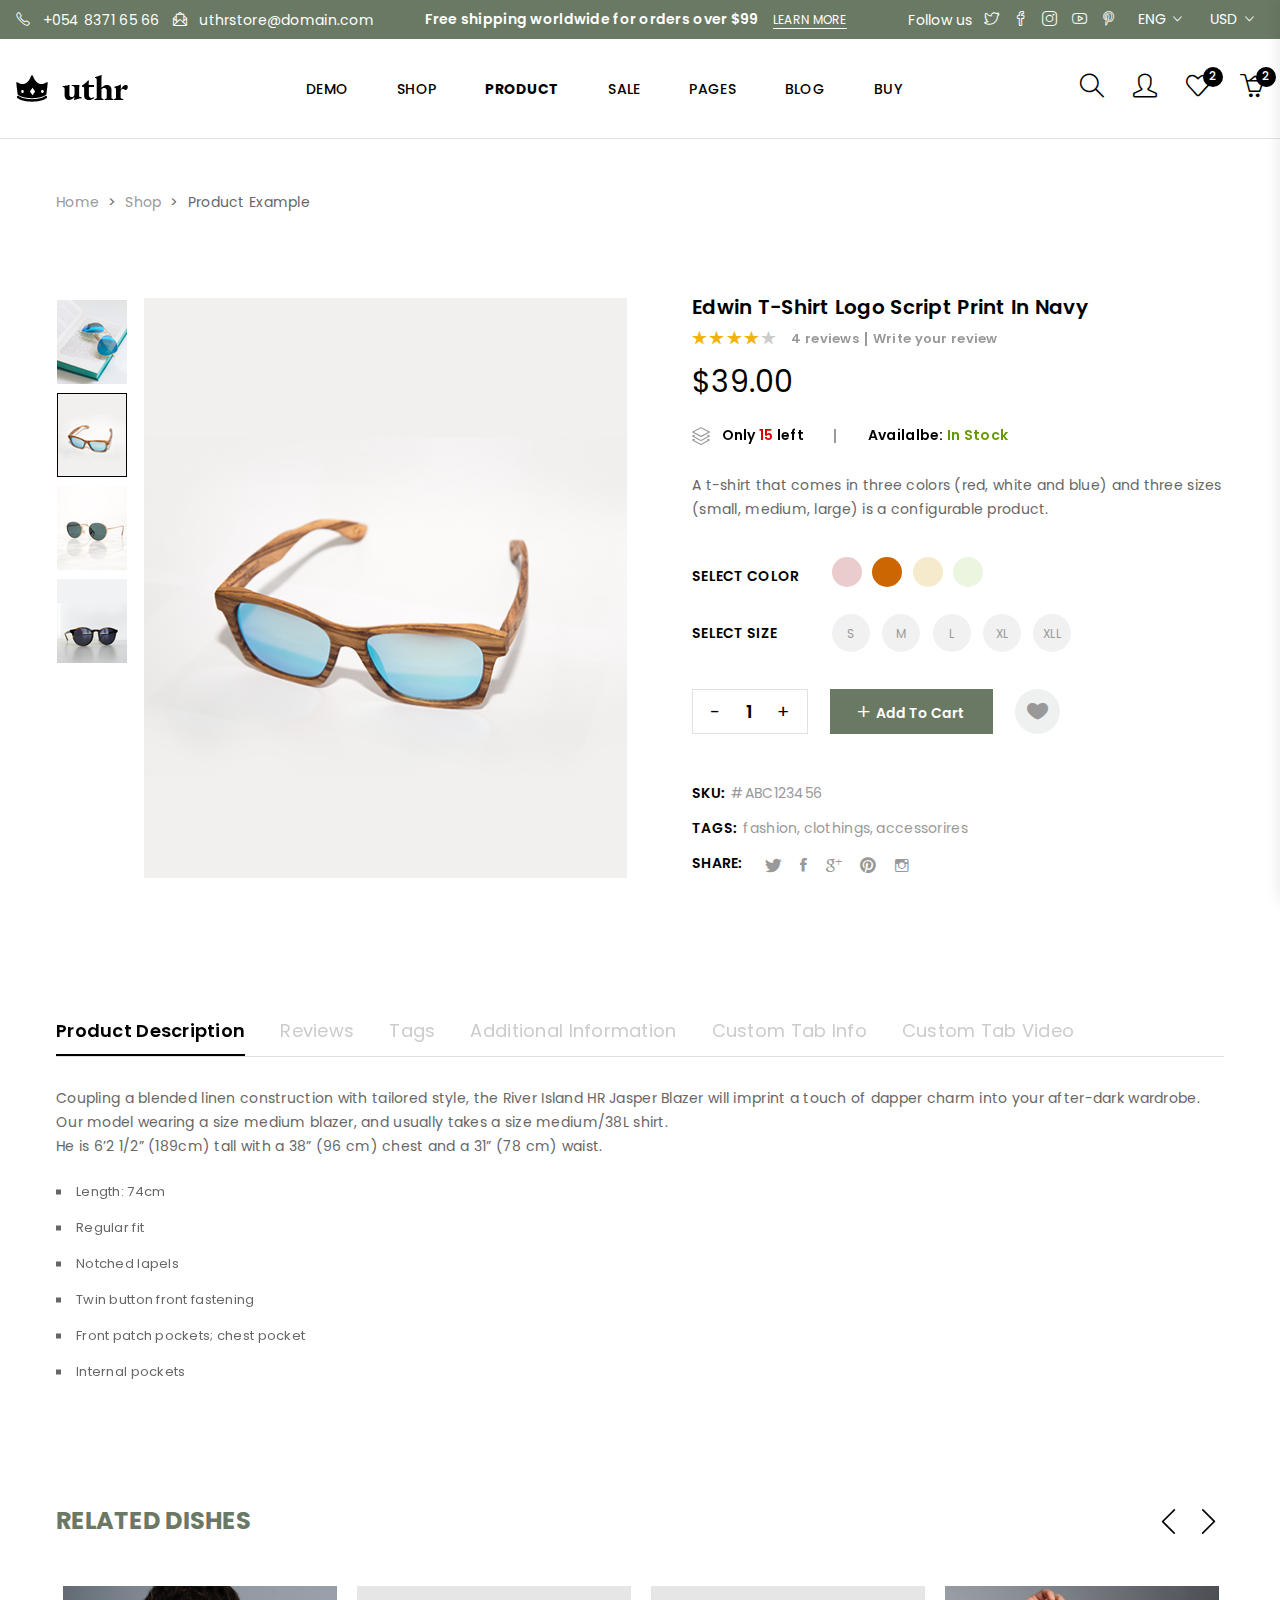
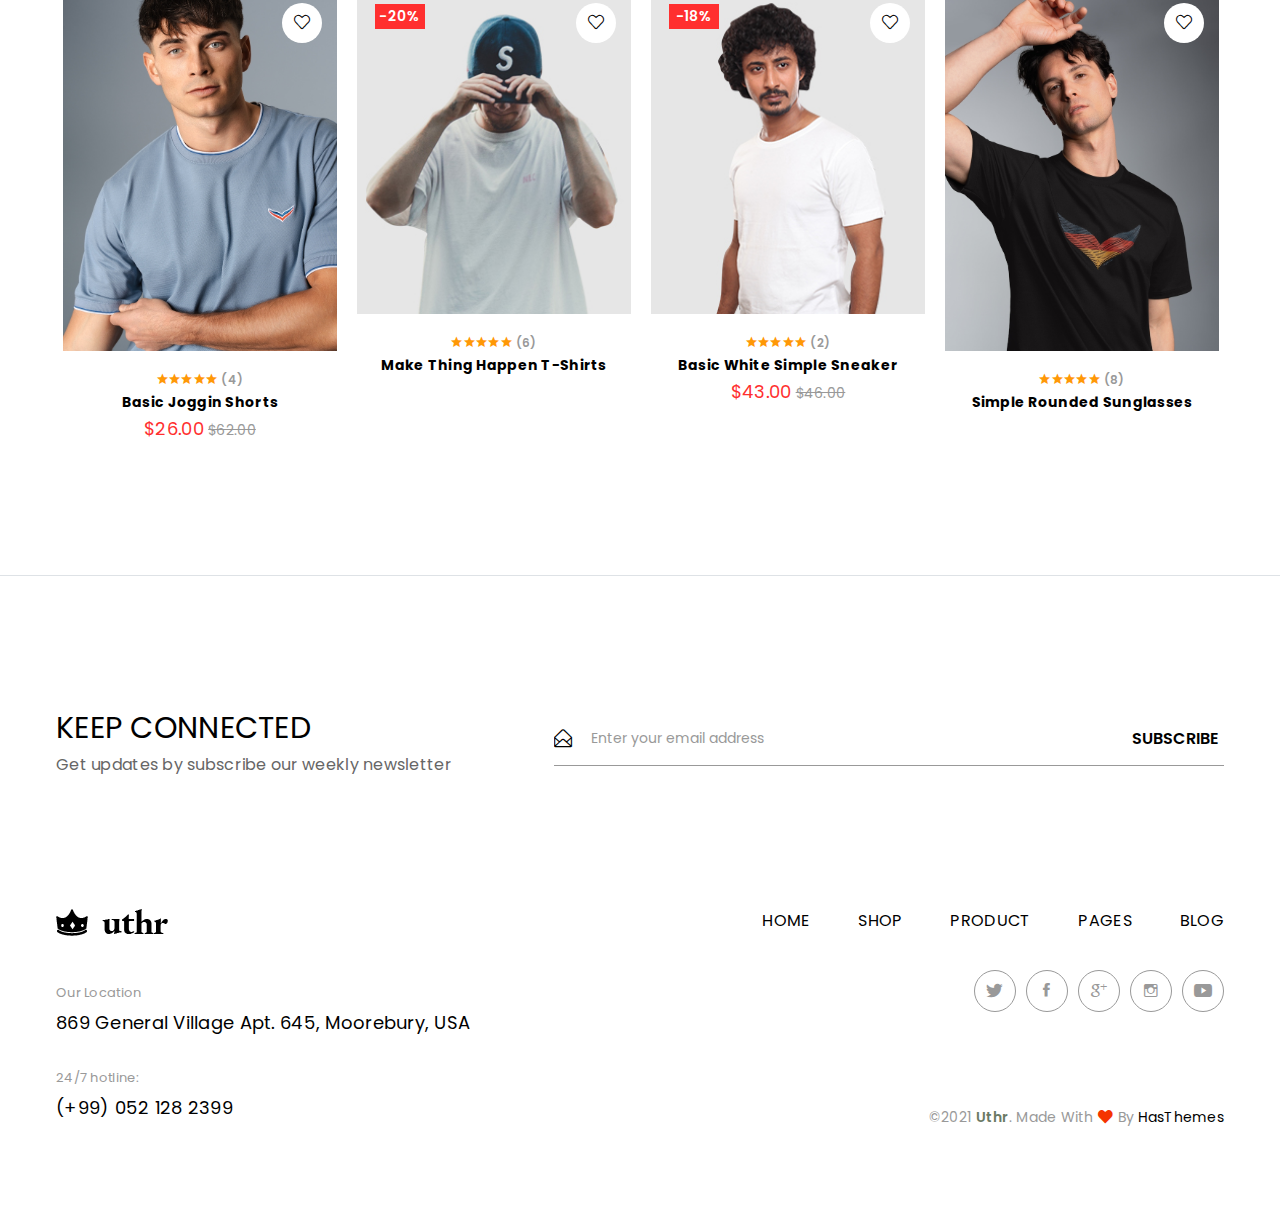
<file: PizzeriaVoluptas/wwwroot/product-details.html>
<!doctype html>
<html class="no-js" lang="en">

<head>
    <meta charset="utf-8">
    <meta http-equiv="x-ua-compatible" content="ie=edge">
    <title>Uthr – Product Details </title>
    <meta name="description" content="Uthr Fashion eCommerce Bootstrap 5 Template is an innovative and modern e-commerce online store website template." />
    <meta name="viewport" content="width=device-width, initial-scale=1">
    <link rel="profile" href="https://gmpg.org/xfn/11">
    <link rel="canonical" href="Replace_with_your_PAGE_URL" />

    <!-- Open Graph (OG) meta tags are snippets of code that control how URLs are displayed when shared on social media  -->
    <!-- <meta property="og:locale" content="en_US" />
    <meta property="og:type" content="website" />
    <meta property="og:title" content="Uthr – Fashion eCommerce HTML Template" />
    <meta property="og:url" content="PAGE_URL" />
    <meta property="og:site_name" content="SITE_NAME" /> -->
    <!-- For the og:image content, replace the # with a link of an image -->
    <!-- <meta property="og:image" content="#" />
    <meta property="og:description"
        content="240+ Best Bootstrap Templates are available on this website. Find your template for your project compatible with the most popular HTML library in the world." /> -->

    <!-- Add site Favicon -->
    <link rel="icon" href="https://hasthemes.com/wp-content/uploads/2019/04/cropped-favicon-32x32.png" sizes="32x32" />
    <link rel="icon" href="https://hasthemes.com/wp-content/uploads/2019/04/cropped-favicon-192x192.png"
        sizes="192x192" />
    <link rel="apple-touch-icon" href="https://hasthemes.com/wp-content/uploads/2019/04/cropped-favicon-180x180.png" />
    <meta name="msapplication-TileImage"
        content="https://hasthemes.com/wp-content/uploads/2019/04/cropped-favicon-270x270.png" />

    <!-- CSS
    ========================= -->
    <link rel="stylesheet" href="assets/css/vendor/bootstrap.min.css">
    <link rel="stylesheet" href="assets/css/slick.css">
    <link rel="stylesheet" href="assets/css/simple-line-icons.css">
    <link rel="stylesheet" href="assets/css/ionicons.min.css">
    <link rel="stylesheet" href="assets/css/font.awesome.css">
    <link rel="stylesheet" href="assets/css/animate.css">
    <link rel="stylesheet" href="assets/css/nice-select.css">
    <link rel="stylesheet" href="assets/css/jquery-ui.min.css">
    <link rel="stylesheet" href="assets/css/magnific-popup.css">

    <!-- Main Style CSS -->
    <link rel="stylesheet" href="assets/css/style.css">

    <!--modernizr min js here-->
    <script src="assets/js/vendor/modernizr-3.7.1.min.js"></script>


    <!-- Structured Data  -->
    <script type="application/ld+json">
        {
        "@context": "http://schema.org",
        "@type": "WebSite",
        "name": "Replace_with_your_site_title",
        "url": "Replace_with_your_site_URL"
        }
    </script>
</head>

<body>

    <!--offcanvas menu area start-->
    <div class="body_overlay">

    </div>
    <div class="offcanvas_menu">
        <div class="container">
            <div class="row">
                <div class="col-12">
                    <div class="offcanvas_menu_wrapper">
                        <div class="canvas_close">
                            <a href="javascript:void(0)"><i class="ion-android-close"></i></a>
                        </div>
                        <div class="header_contact_info">
                            <ul class="d-flex">
                                <li class="text-white"> <i class="icons icon-phone"></i> <a href="tel:+05483716566">+054 8371 65 66</a></li>
                                <li class="text-white"> <i class="icon-envelope-letter icons"></i> <a href="#">uthrstore@domain.com</a></li>
                            </ul>
                        </div>
                        <div class="header_social d-flex">
                            <span>Follow us</span>
                            <ul class="d-flex">
                                <li><a href="#"><i class="icon-social-twitter icons"></i></a></li>
                                <li><a href="#"><i class="icon-social-facebook icons"></i></a></li>
                                <li><a href="#"><i class="icon-social-instagram icons"></i></a></li>
                                <li><a href="#"><i class="icon-social-youtube icons"></i></a></li>
                                <li><a href="#"><i class="icon-social-pinterest icons"></i></a></li>
                            </ul>
                        </div>
                        <div class="language_currency">
                            <ul class="d-flex">
                                <li class="language"><a href="#"> Eng <i class="icon-right ion-ios-arrow-down"></i></a>
                                    <ul class="dropdown_language">
                                        <li><a href="#">French</a></li>
                                        <li><a href="#">Spanish</a></li>
                                        <li><a href="#">Russian</a></li>
                                    </ul>
                                </li>
                                <li class="currency"><a href="#"> USd <i class="icon-right ion-ios-arrow-down"></i></a>
                                    <ul class="dropdown_currency">
                                        <li><a href="#">€ Euro</a></li>
                                        <li><a href="#">£ Pound Sterling</a></li>
                                        <li><a href="#">$ US Dollar</a></li>
                                    </ul>
                                </li>
                            </ul>
                        </div>
                        <div id="menu" class="text-left ">
                            <ul class="offcanvas_main_menu">
                                <li class="menu-item-has-children active">
                                    <a href="#">Home</a>
                                </li>
                                <li class="menu-item-has-children">
                                    <a href="shop.html">Shop</a>
                                </li>
                                <li class="menu-item-has-children">
                                    <a href="product-details.html"> Product Details</a>
                                </li>
                                <li><a href="#">sale</a></li>
                                <li class="menu-item-has-children">
                                    <a href="#">pages </a>
                                    <ul class="sub-menu">
                                        <li><a href="cart.html">cart</a></li>
                                        <li><a href="checkout.html">Checkout</a></li>
                                    </ul>
                                </li>
                                <li class="menu-item-has-children">
                                    <a href="#">blog</a>
                                    <ul class="sub-menu">
                                        <li><a href="blog.html">blog</a></li>
                                        <li><a href="blog-details.html">blog details</a></li>
                                    </ul>

                                </li>
                                <li><a href="#">buy</a></li>
                            </ul>
                        </div>
                    </div>
                </div>
            </div>
        </div>
    </div>
    <!--offcanvas menu area end-->
    <!--mini cart-->
    <div class="mini_cart">
        <div class="cart_gallery">
            <div class="cart_close">
                <div class="cart_text">
                    <h3>cart</h3>
                </div>
                <div class="mini_cart_close">
                    <a href="javascript:void(0)"><i class="icon-close icons"></i></a>
                </div>
            </div>
            <div class="cart_item">
               <div class="cart_img">
                   <a href="#"><img src="assets/img/product/product1.jpg" alt=""></a>
               </div>
                <div class="cart_info">
                    <a href="#">Primis In Faucibus</a>
                    <p>1 x <span> $65.00 </span></p>
                </div>
                <div class="cart_remove">
                    <a href="#"><i class="icon-close icons"></i></a>
                </div>
            </div>
            <div class="cart_item">
               <div class="cart_img">
                   <a href="#"><img src="assets/img/product/product2.jpg" alt=""></a>
               </div>
                <div class="cart_info">
                    <a href="#">Letraset Sheets</a>
                    <p>1 x <span> $60.00 </span></p>
                </div>
                <div class="cart_remove">
                    <a href="#"><i class="icon-close icons"></i></a>
                </div>
            </div>
        </div>
        <div class="mini_cart_table">
            <div class="cart_table_border">
                <div class="cart_total">
                    <span>Sub total:</span>
                    <span class="price">$125.00</span>
                </div>
                <div class="cart_total mt-10">
                    <span>total:</span>
                    <span class="price">$125.00</span>
                </div>
            </div>
        </div>
        <div class="mini_cart_footer">
           <div class="cart_button">
                <a href="cart.html"><i class="fa fa-shopping-cart"></i> View cart</a>
            </div>
            <div class="cart_button">
                <a href="checkout.html"><i class="fa fa-sign-in"></i> Checkout</a>
            </div>
        </div>
    </div>
    <!--mini cart end-->
    <!--header area start-->
    <header class="header_section border-bottom">
        <div class="header_top">
            <div class="container-fluid">
                <div class="row">
                    <div class="col-12">
                        <div class="header_top_inner d-flex justify-content-between align-items-center">
                            <div class="header_contact_info">
                                <ul class="d-flex">
                                    <li class="text-white"> <i class="icons icon-phone"></i> <a href="tel:+05483716566">+054 8371 65 66</a></li>
                                    <li class="text-white"> <i class="icon-envelope-letter icons"></i> <a href="#">uthrstore@domain.com</a></li>
                                </ul>
                            </div>
                            <div class="free_shipping_text">
                                <p class="text-white">Free shipping worldwide for orders over $99 <a href="#">Learn More</a></p>
                            </div>
                            <div class="header_top_sidebar d-flex align-items-center">
                                <div class="header_social d-flex">
                                    <span>Follow us</span>
                                    <ul class="d-flex">
                                        <li><a href="#"><i class="icon-social-twitter icons"></i></a></li>
                                        <li><a href="#"><i class="icon-social-facebook icons"></i></a></li>
                                        <li><a href="#"><i class="icon-social-instagram icons"></i></a></li>
                                        <li><a href="#"><i class="icon-social-youtube icons"></i></a></li>
                                        <li><a href="#"><i class="icon-social-pinterest icons"></i></a></li>
                                    </ul>
                                </div>
                                <div class="language_currency">
                                    <ul class="d-flex">
                                        <li class="language"><a href="#"> Eng <i class="icon-right ion-ios-arrow-down"></i></a>
                                            <ul class="dropdown_language">
                                                <li><a href="#">French</a></li>
                                                <li><a href="#">Spanish</a></li>
                                                <li><a href="#">Russian</a></li>
                                            </ul>
                                        </li>
                                        <li class="currency"><a href="#"> USd <i class="icon-right ion-ios-arrow-down"></i></a>
                                            <ul class="dropdown_currency">
                                                <li><a href="#">€ Euro</a></li>
                                                <li><a href="#">£ Pound Sterling</a></li>
                                                <li><a href="#">$ US Dollar</a></li>
                                            </ul>
                                        </li>
                                    </ul>
                                </div>
                            </div>
                        </div>
                    </div>
                </div>
            </div>
        </div>

        <div class="main_header">
            <div class="container-fluid">
                <div class="row">
                    <div class="col-12">
                        <div class="header_container d-flex justify-content-between align-items-center">
                            <div class="canvas_open">
                                <a href="javascript:void(0)"><i class="ion-navicon"></i></a>
                            </div>
                            <div class="header_logo">
                                <a class="sticky_none" href="index.html"><img src="assets/img/logo/logo.png" alt=""></a>
                            </div>
                            <!--main menu start-->
                            <div class="main_menu d-none d-lg-block">
                                <nav>
                                    <ul class="d-flex">
                                        <li><a href="index.html">demo</a> </li>
                                        <li><a href="shop.html">shop</a></li>
                                        <li><a class="active" href="product-details.html">product</a></li>
                                        <li><a href="#">sale</a></li>
                                        <li><a href="#">pages</a>
                                            <ul class="sub_menu">
                                                <li><a href="cart.html">Cart Pages</a></li>
                                                <li><a href="checkout.html">Checkout Pages</a></li>
                                            </ul>
                                        </li>
                                        <li><a href="blog.html">blog</a>
                                            <ul class="sub_menu">
                                                <li><a href="blog.html">Blog Pages</a></li>
                                                <li><a href="blog-details.html">Blog Details</a></li>
                                            </ul>
                                        </li>
                                        <li><a href="#">buy</a></li>
                                    </ul>
                                </nav>
                            </div>
                            <div class="header_account">
                                <ul class="d-flex">
                                    <li class="header_search"><a href="#"><i class="icon-magnifier icons"></i></a></li>
                                    <li class="account_link"><a href="#"><i class="icon-user icons"></i></a>
                                        <ul class="dropdown_account_link">
                                            <li><a href="#">My Account</a></li>
                                            <li><a href="#">Login</a></li>
                                            <li><a href="#">Contact</a></li>
                                        </ul>
                                    </li>
                                    <li><a href="#"><i class="icon-heart icons"></i></a> <span class="item_count">2</span></li>
                                    <li class="shopping_cart"><a href="#"><i class="icon-basket-loaded icons"></i></a> <span class="item_count">2</span></li>
                                </ul>
                            </div>
                        </div>
                    </div>
                </div>
            </div>
        </div>
        <!-- page search box -->
        <div class="page_search_box">
            <div class="search_close">
                <i class="ion-close-round"></i>
            </div>
            <form class="border-bottom" action="#">
                <input class="border-0" placeholder="Search dishes..." type="text">
                <button type="submit"><span class="icon-magnifier icons"></span></button>
            </form>
        </div>

    </header>
    <!--header area end-->

    <!--breadcrumbs area start-->
    <div class="breadcrumbs_area breadcrumbs_product">
        <div class="container">
            <div class="row">
                <div class="col-12">
                    <div class="breadcrumb_content">
                        <ul>
                            <li><a href="index.html">home</a></li>
                            <li><a href="shop.html">shop</a></li>
                            <li>Product Example</li>
                        </ul>
                    </div>
                </div>
            </div>
        </div>
    </div>
    <!--breadcrumbs area end-->

    <!--product details start-->
    <section class="product_details mb-135">
        <div class="container">
            <div class="row">
                <div class="col-lg-6 col-md-6">
                    <div class="product_zoom_gallery">
                       <div class="zoom_gallery_inner d-flex">
                           <div class="zoom_tab_img">
                                <a class="zoom_tabimg_list" href="javascript:void(0)"><img src="assets/img/product/small-product/product1.png" alt="tab-thumb"></a>
                                <a class="zoom_tabimg_list" href="javascript:void(0)"><img src="assets/img/product/small-product/product2.png" alt="tab-thumb"></a>
                                <a class="zoom_tabimg_list" href="javascript:void(0)"><img src="assets/img/product/small-product/product3.png" alt="tab-thumb"></a>
                                <a class="zoom_tabimg_list" href="javascript:void(0)"><img src="assets/img/product/small-product/product4.png" alt="tab-thumb"></a>
                                <a class="zoom_tabimg_list" href="javascript:void(0)"><img src="assets/img/product/small-product/product1.png" alt="tab-thumb"></a>
                                <a class="zoom_tabimg_list" href="javascript:void(0)"><img src="assets/img/product/small-product/product2.png" alt="tab-thumb"></a>
                                <a class="zoom_tabimg_list" href="javascript:void(0)"><img src="assets/img/product/small-product/product3.png" alt="tab-thumb"></a>
                                <a class="zoom_tabimg_list" href="javascript:void(0)"><img src="assets/img/product/small-product/product4.png" alt="tab-thumb"></a>
                           </div>
                           <div class="product_zoom_main_img">
                                <div class="product_zoom_thumb">
                                    <img data-image="assets/img/product/big-product/product1.png" src="assets/img/product/big-product/product1.png" alt="">
                                </div>
                                <div class="product_zoom_thumb">
                                    <img data-image="assets/img/product/big-product/product1.png" src="assets/img/product/big-product/product1.png" alt="">
                                </div>
                                <div class="product_zoom_thumb">
                                    <img data-image="assets/img/product/big-product/product1.png" src="assets/img/product/big-product/product1.png" alt="">
                                </div>
                                <div class="product_zoom_thumb">
                                    <img data-image="assets/img/product/big-product/product1.png" src="assets/img/product/big-product/product1.png" alt="">
                                </div>
                                <div class="product_zoom_thumb">
                                    <img data-image="assets/img/product/big-product/product1.png" src="assets/img/product/big-product/product1.png" alt="">
                                </div>
                                <div class="product_zoom_thumb">
                                    <img data-image="assets/img/product/big-product/product1.png" src="assets/img/product/big-product/product1.png" alt="">
                                </div>
                                <div class="product_zoom_thumb">
                                    <img data-image="assets/img/product/big-product/product1.png" src="assets/img/product/big-product/product1.png" alt="">
                                </div>
                                <div class="product_zoom_thumb">
                                    <img data-image="assets/img/product/big-product/product1.png" src="assets/img/product/big-product/product1.png" alt="">
                                </div>
                            </div>
                        </div>
                    </div>
                </div>
                <div class="col-lg-6 col-md-6">
                    <div class="product_d_right">
                       <form action="#">
                            <h1>Edwin T-Shirt Logo Script Print in Navy</h1>
                            <div class="product_ratting_review d-flex align-items-center">
                                <div class=" product_ratting">
                                    <ul class="d-flex">
                                        <li><a href="#"><i class="ion-ios-star"></i></a></li>
                                        <li><a href="#"><i class="ion-ios-star"></i></a></li>
                                        <li><a href="#"><i class="ion-ios-star"></i></a></li>
                                        <li><a href="#"><i class="ion-ios-star"></i></a></li>
                                        <li><a href="#"><i class="ion-ios-star"></i></a></li>
                                    </ul>
                                </div>
                                <div class="product_review">
                                    <ul class="d-flex">
                                        <li>4 reviews</li>
                                        <li>Write your review</li>
                                    </ul>
                                </div>
                            </div>
                            <div class="price_box">
                                <span class="current_price">$39.00</span>
                            </div>
                            <div class="product_availalbe">
                                <ul class="d-flex">
                                    <li><i class="icon-layers icons"></i> Only <span>15</span> left </li>
                                    <li>Availalbe: <span class="stock">In Stock</span></li>
                                </ul>
                            </div>
                            <div class="product_desc">
                                <p>A t-shirt that comes in three colors (red, white and blue) and three sizes (small, medium, large) is a configurable product.  </p>
                            </div>
                            <div class="product_variant">
                                <div class="filter__list widget_color d-flex align-items-center">
                                    <h3>select color</h3>
                                    <ul>
                                       <li>
                                            <input type="checkbox">
                                            <span class="checkmark color1"></span>
                                        </li>
                                        <li>
                                            <input type="checkbox">
                                            <span class="checkmark color2"></span>
                                        </li>
                                        <li>
                                            <input type="checkbox">
                                            <span class="checkmark color3"></span>
                                        </li>
                                        <li>
                                            <input type="checkbox">
                                            <span class="checkmark color5"></span>
                                        </li>
                                    </ul>
                                </div>
                                <div class="filter__list widget_size d-flex align-items-center">
                                    <h3>select size</h3>
                                    <ul>
                                        <li>
                                            <a href="javascript:void(0)">S </a>
                                        </li>
                                        <li>
                                            <a href="javascript:void(0)"> M</a>
                                        </li>
                                        <li>
                                            <a href="javascript:void(0)">L</a>
                                        </li>
                                        <li>
                                            <a href="javascript:void(0)"> XL</a>
                                        </li>
                                        <li>
                                            <a href="javascript:void(0)">XLL</a>
                                        </li>
                                    </ul>
                                </div>

                                <div class="variant_quantity_btn d-flex">
                                    <div class="pro-qty border">
                                        <input min="1" max="100" type="tex" value="1">
                                    </div>
                                    <button class="button btn btn-primary" type="submit"><i class="ion-android-add"></i> Add To Cart</button>
                                    <a class="wishlist" href="#"><i class="ion-ios-heart"></i></a>
                                </div>
                            </div>
                            <div class="product_sku">
                                <p><span>SKU: </span> #ABC123456</p>
                            </div>
                            <div class="product_tags d-flex">
                                <span>tags: </span>
                                <ul class="d-flex">
                                    <li><a href="#">fashion,</a></li>
                                    <li><a href="#">clothings,</a></li>
                                    <li><a href="#">accessorires</a></li>
                                </ul>
                            </div>
                            <div class="priduct_social d-flex">
                                <span>SHARE: </span>
                                <ul>
                                    <li><a href="#"><i class="ion-social-twitter"></i></a></li>
                                    <li><a href="#"><i class="ion-social-facebook"></i></a></li>
                                    <li><a href="#"><i class="ion-social-googleplus-outline"></i></a></li>
                                    <li><a href="#"><i class="ion-social-pinterest"></i></a></li>
                                    <li><a href="#"><i class="ion-social-instagram-outline"></i></a></li>
                                </ul>
                            </div>
                        </form>
                    </div>
                </div>
            </div>
        </div>
    </section>
    <!--product details end-->

    <!--product info start-->
    <div class="product_d_info mb-118">
        <div class="container">
            <div class="row">
                <div class="col-12">
                    <div class="product_d_inner">
                        <div class="product_info_button border-bottom">
                            <ul class="nav" role="tablist">
                                <li >
                                    <a class="active" data-toggle="tab" href="#info" role="tab" aria-controls="info" aria-selected="false">Product Description</a>
                                </li>
                                <li>
                                   <a data-toggle="tab" href="#reviews" role="tab" aria-controls="reviews" aria-selected="false">Reviews          </a>
                                </li>
                                 <li>
                                   <a data-toggle="tab" href="#tags" role="tab" aria-controls="tags" aria-selected="false">Tags </a>
                                </li>
                                <li>
                                     <a data-toggle="tab" href="#additional" role="tab" aria-controls="additional" aria-selected="false">Additional Information </a>
                                </li>
                                <li>
                                     <a data-toggle="tab" href="#tabinfo" role="tab" aria-controls="tabinfo" aria-selected="false">Custom Tab Info  </a>
                                </li>
                                <li>
                                     <a data-toggle="tab" href="#video" role="tab" aria-controls="video" aria-selected="false">Custom Tab Video </a>
                                </li>

                            </ul>
                        </div>
                        <div class="tab-content">
                            <div class="tab-pane fade show active" id="info" role="tabpanel" >
                                <div class="product_info_content">
                                    <p>Coupling a blended linen construction with tailored style, the River Island HR Jasper Blazer will imprint a touch of dapper charm into your after-dark wardrobe. <br> Our model wearing a size medium blazer, and usually takes a size medium/38L shirt. <br> He is 6’2 1/2” (189cm) tall with a 38” (96 cm) chest and a 31” (78 cm) waist.</p>
                                    <ul>
                                        <li>Length: 74cm</li>
                                        <li>Regular fit</li>
                                        <li>Notched lapels</li>
                                        <li>Twin button front fastening</li>
                                        <li>Front patch pockets; chest pocket</li>
                                        <li> Internal pockets</li>
                                    </ul>
                                </div>
                            </div>
                            <div class="tab-pane fade" id="reviews" role="tabpanel" >
                                <div class="reviews_wrapper">
                                    <h2>1 review for Donec eu furniture</h2>
                                    <div class="reviews_comment_box">
                                        <div class="comment_thmb">
                                            <img src="assets/img/blog/comment2.jpg" alt="">
                                        </div>
                                        <div class="comment_text">
                                            <div class="reviews_meta">
                                                <div class="star_rating">
                                                    <ul class="d-flex">
                                                        <li><a href="#"><i class="icon-star"></i></a></li>
                                                       <li><a href="#"><i class="icon-star"></i></a></li>
                                                       <li><a href="#"><i class="icon-star"></i></a></li>
                                                       <li><a href="#"><i class="icon-star"></i></a></li>
                                                       <li><a href="#"><i class="icon-star"></i></a></li>
                                                    </ul>
                                                </div>
                                                <p><strong>admin </strong>- September 12, 2018</p>
                                                <span>roadthemes</span>
                                            </div>
                                        </div>

                                    </div>
                                    <div class="comment_title">
                                        <h2>Add a review </h2>
                                        <p>Your email address will not be published.  Required fields are marked </p>
                                    </div>
                                    <div class="product_ratting mb-10">
                                       <h3>Your rating</h3>
                                        <ul class="d-flex">
                                            <li><a href="#"><i class="icon-star"></i></a></li>
                                               <li><a href="#"><i class="icon-star"></i></a></li>
                                               <li><a href="#"><i class="icon-star"></i></a></li>
                                               <li><a href="#"><i class="icon-star"></i></a></li>
                                               <li><a href="#"><i class="icon-star"></i></a></li>
                                        </ul>
                                    </div>
                                    <div class="product_review_form">
                                        <form action="#">
                                            <div class="row">
                                                <div class="col-12">
                                                    <label for="review_comment">Your review </label>
                                                    <textarea name="comment" id="review_comment" ></textarea>
                                                </div>
                                                <div class="col-lg-6 col-md-6">
                                                    <label for="author">Name</label>
                                                    <input id="author"  type="text">

                                                </div>
                                                <div class="col-lg-6 col-md-6">
                                                    <label for="email">Email </label>
                                                    <input id="email"  type="text">
                                                </div>
                                            </div>
                                            <button type="submit">Submit</button>
                                         </form>
                                    </div>
                                </div>
                            </div>
                            <div class="tab-pane fade" id="tags" role="tabpanel" >
                                <div class="product_info_content">
                                    <ul>
                                        <li>Length: 74cm</li>
                                        <li>Regular fit</li>
                                        <li>Notched lapels</li>
                                        <li>Twin button front fastening</li>
                                        <li>Front patch pockets; chest pocket</li>
                                        <li> Internal pockets</li>
                                    </ul>
                                </div>
                            </div>
                            <div class="tab-pane fade" id="additional" role="tabpanel" >
                                <div class="product_d_table">
                                   <form action="#">
                                        <table>
                                            <tbody>
                                                <tr>
                                                    <td class="first_child">Compositions</td>
                                                    <td>Polyester</td>
                                                </tr>
                                                <tr>
                                                    <td class="first_child">Styles</td>
                                                    <td>Girly</td>
                                                </tr>
                                                <tr>
                                                    <td class="first_child">Properties</td>
                                                    <td>Short Dress</td>
                                                </tr>
                                            </tbody>
                                        </table>
                                    </form>
                                </div>
                                <div class="product_info_content">
                                    <p>Fashion has been creating well-designed collections since 2010. The brand offers feminine designs delivering stylish separates and statement dresses which have since evolved into a full ready-to-wear collection in which every item is a vital part of a woman's wardrobe. The result? Cool, easy, chic looks with youthful elegance and unmistakable signature style. All the beautiful pieces are made in Italy and manufactured with the greatest attention. Now Fashion extends to a range of accessories including shoes, hats, belts and more!</p>
                                </div>
                            </div>
                             <div class="tab-pane fade" id="tabinfo" role="tabpanel" >
                                <div class="product_d_table">
                                   <form action="#">
                                        <table>
                                            <tbody>
                                                <tr>
                                                    <td class="first_child">Compositions</td>
                                                    <td>Polyester</td>
                                                </tr>
                                                <tr>
                                                    <td class="first_child">Styles</td>
                                                    <td>Girly</td>
                                                </tr>
                                                <tr>
                                                    <td class="first_child">Properties</td>
                                                    <td>Short Dress</td>
                                                </tr>
                                            </tbody>
                                        </table>
                                    </form>
                                </div>
                                <div class="product_info_content">
                                    <p>Fashion has been creating well-designed collections since 2010. The brand offers feminine designs delivering stylish separates and statement dresses which have since evolved into a full ready-to-wear collection in which every item is a vital part of a woman's wardrobe. The result? Cool, easy, chic looks with youthful elegance and unmistakable signature style. All the beautiful pieces are made in Italy and manufactured with the greatest attention. Now Fashion extends to a range of accessories including shoes, hats, belts and more!</p>
                                </div>
                            </div>
                            <div class="tab-pane fade" id="video" role="tabpanel" >
                                <div class="product_tab_vidio text-center">
                                    <iframe width="729" height="410" src="https://www.youtube.com/embed/tEFUNLFwPoM?si=nyGAJ6md7_MroEQz"  allow="accelerometer; autoplay; clipboard-write; encrypted-media; gyroscope; picture-in-picture" allowfullscreen></iframe>
                                </div>
                            </div>

                        </div>
                    </div>
                </div>
            </div>
        </div>
    </div>
    <!--product info end-->

    <!--product area start-->
    <section class="product_area related_dishes mb-118">
        <div class="container">
            <div class="row">
                <div class="col-12">
                    <div class="section_title mb-50">
                        <h2>Related dishes</h2>
                    </div>
                </div>
            </div>
            <div class="product_container row">
                <div class=" product_slick slick_slider_activation" data-slick='{
                    "slidesToShow": 4,
                    "slidesToScroll": 1,
                    "arrows": true,
                    "dots": false,
                    "autoplay": false,
                    "speed": 300,
                    "infinite": true,
                    "responsive":[
                      {"breakpoint":992, "settings": { "slidesToShow": 3 } },
                      {"breakpoint":768, "settings": { "slidesToShow": 2 } },
                      {"breakpoint":300, "settings": { "slidesToShow": 1 } }
                     ]
                }'>
                    <div class="col-lg-3">
                        <article class="single_product">
                            <figure>
                                <div class="product_thumb">
                                    <a href="product-details.html" >
                                        <img class="primary_img" src="assets/img/product/product1.jpg" alt="consectetur">
                                    </a>
                                    <div class="product_action">
                                        <ul>
                                            <li class="wishlist"><a href="#" data-tippy="Wishlist" data-tippy-inertia="true" data-tippy-delay="50"
                                            data-tippy-arrow="true" data-tippy-placement="left"><i class="icon-heart icons"></i></a></li>

                                            <li class="quick_view"><a data-toggle="modal" data-target="#modal_box" data-tippy="Quick View" href="#" data-tippy-inertia="true" data-tippy-delay="50" data-tippy-arrow="true" data-tippy-placement="left"><i class="icon-size-fullscreen icons"></i></a></li>
                                            <li class="compare"><a data-tippy="Compare" href="#" data-tippy-inertia="true" data-tippy-delay="50"
                                            data-tippy-arrow="true" data-tippy-placement="left"><i class="icon-refresh icons"></i></a></li>
                                        </ul>
                                    </div>
                                </div>
                                <figcaption class="product_content text-center">
                                    <div class="product_ratting">
                                        <ul class="d-flex justify-content-center">
                                            <li><a href="#"><i class="ion-android-star"></i></a></li>
                                            <li><a href="#"><i class="ion-android-star"></i></a></li>
                                            <li><a href="#"><i class="ion-android-star"></i></a></li>
                                            <li><a href="#"><i class="ion-android-star"></i></a></li>
                                            <li><a href="#"><i class="ion-android-star"></i></a></li>
                                            <li><span>(4)</span></li>
                                        </ul>
                                    </div>
                                    <h4 class="product_name"><a href="product-details.html">Basic Joggin Shorts</a></h4>
                                    <div class="price_box">
                                        <span class="current_price">$26.00</span>
                                        <span class="old_price">$62.00</span>
                                    </div>
                                    <div class="add_to_cart">
                                        <a class="btn btn-primary" href="#" data-tippy="Add To Cart"  data-tippy-inertia="true" data-tippy-delay="50" data-tippy-arrow="true" data-tippy-placement="top">Add To Cart</a>
                                    </div>
                                </figcaption>
                            </figure>
                        </article>
                    </div>
                    <div class="col-lg-3">
                        <article class="single_product">
                            <figure>
                                <div class="product_thumb">
                                    <a href="product-details.html" >
                                        <img class="primary_img" src="assets/img/product/product2.jpg" alt="consectetur">
                                    </a>
                                    <div class="product_action">
                                        <ul>
                                            <li class="wishlist"><a href="#" data-tippy="Wishlist" data-tippy-inertia="true" data-tippy-delay="50"
                                            data-tippy-arrow="true" data-tippy-placement="left"><i class="icon-heart icons"></i></a></li>

                                            <li class="quick_view"><a data-toggle="modal" data-target="#modal_box" data-tippy="Quick View" href="#" data-tippy-inertia="true" data-tippy-delay="50" data-tippy-arrow="true" data-tippy-placement="left"><i class="icon-size-fullscreen icons"></i></a></li>
                                            <li class="compare"><a data-tippy="Compare" href="#" data-tippy-inertia="true" data-tippy-delay="50"
                                            data-tippy-arrow="true" data-tippy-placement="left"><i class="icon-refresh icons"></i></a></li>
                                        </ul>
                                    </div>
                                    <div class="product_label">
                                        <span>-20%</span>
                                    </div>
                                </div>
                                <figcaption class="product_content text-center">
                                    <div class="product_ratting">
                                        <ul class="d-flex justify-content-center">
                                            <li><a href="#"><i class="ion-android-star"></i></a></li>
                                            <li><a href="#"><i class="ion-android-star"></i></a></li>
                                            <li><a href="#"><i class="ion-android-star"></i></a></li>
                                            <li><a href="#"><i class="ion-android-star"></i></a></li>
                                            <li><a href="#"><i class="ion-android-star"></i></a></li>
                                            <li><span>(6)</span></li>
                                        </ul>
                                    </div>
                                    <h4 class="product_name"><a href="product-details.html">Make Thing Happen T-Shirts</a></h4>
                                    <div class="price_box">
                                        <span class="text-black">$38.00</span>

                                    </div>
                                    <div class="add_to_cart">
                                        <a class="btn btn-primary" href="#" data-tippy="Add To Cart"  data-tippy-inertia="true" data-tippy-delay="50" data-tippy-arrow="true" data-tippy-placement="top">Add To Cart</a>
                                    </div>
                                </figcaption>
                            </figure>
                        </article>
                    </div>
                    <div class="col-lg-3">
                        <article class="single_product">
                            <figure>
                                <div class="product_thumb">
                                    <a href="product-details.html" >
                                        <img class="primary_img" src="assets/img/product/product3.jpg" alt="consectetur">
                                    </a>
                                    <div class="product_action">
                                        <ul>
                                            <li class="wishlist"><a href="#" data-tippy="Wishlist" data-tippy-inertia="true" data-tippy-delay="50"
                                            data-tippy-arrow="true" data-tippy-placement="left"><i class="icon-heart icons"></i></a></li>

                                            <li class="quick_view"><a data-toggle="modal" data-target="#modal_box" data-tippy="Quick View" href="#" data-tippy-inertia="true" data-tippy-delay="50" data-tippy-arrow="true" data-tippy-placement="left"><i class="icon-size-fullscreen icons"></i></a></li>
                                            <li class="compare"><a data-tippy="Compare" href="#" data-tippy-inertia="true" data-tippy-delay="50"
                                            data-tippy-arrow="true" data-tippy-placement="left"><i class="icon-refresh icons"></i></a></li>
                                        </ul>
                                    </div>
                                    <div class="product_label">
                                        <span>-18%</span>
                                    </div>
                                </div>
                                <figcaption class="product_content text-center">
                                    <div class="product_ratting">
                                        <ul class="d-flex justify-content-center">
                                            <li><a href="#"><i class="ion-android-star"></i></a></li>
                                            <li><a href="#"><i class="ion-android-star"></i></a></li>
                                            <li><a href="#"><i class="ion-android-star"></i></a></li>
                                            <li><a href="#"><i class="ion-android-star"></i></a></li>
                                            <li><a href="#"><i class="ion-android-star"></i></a></li>
                                            <li><span>(2)</span></li>
                                        </ul>
                                    </div>
                                    <h4 class="product_name"><a href="product-details.html">Basic White Simple Sneaker</a></h4>
                                    <div class="price_box">
                                        <span class="current_price">$43.00</span>
                                        <span class="old_price">$46.00</span>
                                    </div>
                                    <div class="add_to_cart">
                                        <a class="btn btn-primary" href="#" data-tippy="Add To Cart"  data-tippy-inertia="true" data-tippy-delay="50" data-tippy-arrow="true" data-tippy-placement="top">Add To Cart</a>
                                    </div>
                                </figcaption>
                            </figure>
                        </article>
                    </div>
                    <div class="col-lg-3">
                        <article class="single_product">
                            <figure>
                                <div class="product_thumb">
                                    <a href="product-details.html" >
                                        <img class="primary_img" src="assets/img/product/product4.jpg" alt="consectetur">
                                    </a>
                                    <div class="product_action">
                                        <ul>
                                            <li class="wishlist"><a href="#" data-tippy="Wishlist" data-tippy-inertia="true" data-tippy-delay="50"
                                            data-tippy-arrow="true" data-tippy-placement="left"><i class="icon-heart icons"></i></a></li>

                                            <li class="quick_view"><a data-toggle="modal" data-target="#modal_box" data-tippy="Quick View" href="#" data-tippy-inertia="true" data-tippy-delay="50" data-tippy-arrow="true" data-tippy-placement="left"><i class="icon-size-fullscreen icons"></i></a></li>
                                            <li class="compare"><a data-tippy="Compare" href="#" data-tippy-inertia="true" data-tippy-delay="50"
                                            data-tippy-arrow="true" data-tippy-placement="left"><i class="icon-refresh icons"></i></a></li>
                                        </ul>
                                    </div>
                                </div>
                                <figcaption class="product_content text-center">
                                    <div class="product_ratting">
                                        <ul class="d-flex justify-content-center">
                                            <li><a href="#"><i class="ion-android-star"></i></a></li>
                                            <li><a href="#"><i class="ion-android-star"></i></a></li>
                                            <li><a href="#"><i class="ion-android-star"></i></a></li>
                                            <li><a href="#"><i class="ion-android-star"></i></a></li>
                                            <li><a href="#"><i class="ion-android-star"></i></a></li>
                                            <li><span>(8)</span></li>
                                        </ul>
                                    </div>
                                    <h4 class="product_name"><a href="product-details.html">Simple Rounded Sunglasses</a></h4>
                                    <div class="price_box">
                                       <span class="text-black">$42.00</span>
                                    </div>
                                    <div class="add_to_cart">
                                        <a class="btn btn-primary" href="#" data-tippy="Add To Cart"  data-tippy-inertia="true" data-tippy-delay="50" data-tippy-arrow="true" data-tippy-placement="top">Add To Cart</a>
                                    </div>
                                </figcaption>
                            </figure>
                        </article>
                    </div>
                    <div class="col-lg-3">
                        <article class="single_product">
                            <figure>
                                <div class="product_thumb">
                                    <a href="product-details.html" >
                                        <img class="primary_img" src="assets/img/product/product1.jpg" alt="consectetur">
                                    </a>
                                    <div class="product_action">
                                        <ul>
                                            <li class="wishlist"><a href="#" data-tippy="Wishlist" data-tippy-inertia="true" data-tippy-delay="50"
                                            data-tippy-arrow="true" data-tippy-placement="left"><i class="icon-heart icons"></i></a></li>

                                            <li class="quick_view"><a data-toggle="modal" data-target="#modal_box" data-tippy="Quick View" href="#" data-tippy-inertia="true" data-tippy-delay="50" data-tippy-arrow="true" data-tippy-placement="left"><i class="icon-size-fullscreen icons"></i></a></li>
                                            <li class="compare"><a data-tippy="Compare" href="#" data-tippy-inertia="true" data-tippy-delay="50"
                                            data-tippy-arrow="true" data-tippy-placement="left"><i class="icon-refresh icons"></i></a></li>
                                        </ul>
                                    </div>
                                </div>
                                <figcaption class="product_content text-center">
                                    <div class="product_ratting">
                                        <ul class="d-flex justify-content-center">
                                            <li><a href="#"><i class="ion-android-star"></i></a></li>
                                            <li><a href="#"><i class="ion-android-star"></i></a></li>
                                            <li><a href="#"><i class="ion-android-star"></i></a></li>
                                            <li><a href="#"><i class="ion-android-star"></i></a></li>
                                            <li><a href="#"><i class="ion-android-star"></i></a></li>
                                            <li><span>(12)</span></li>
                                        </ul>
                                    </div>
                                    <h4 class="product_name"><a href="product-details.html">Basic Joggin Shorts</a></h4>
                                    <div class="price_box">
                                        <span class="current_price">$26.00</span>
                                        <span class="old_price">$362.00</span>
                                    </div>
                                    <div class="add_to_cart">
                                        <a class="btn btn-primary" href="#" data-tippy="Add To Cart"  data-tippy-inertia="true" data-tippy-delay="50" data-tippy-arrow="true" data-tippy-placement="top">Add To Cart</a>
                                    </div>
                                </figcaption>
                            </figure>
                        </article>
                    </div>
                    <div class="col-lg-3">
                        <article class="single_product">
                            <figure>
                                <div class="product_thumb">
                                    <a href="product-details.html" >
                                        <img class="primary_img" src="assets/img/product/product2.jpg" alt="consectetur">
                                    </a>
                                    <div class="product_action">
                                        <ul>
                                            <li class="wishlist"><a href="#" data-tippy="Wishlist" data-tippy-inertia="true" data-tippy-delay="50"
                                            data-tippy-arrow="true" data-tippy-placement="left"><i class="icon-heart icons"></i></a></li>

                                            <li class="quick_view"><a data-toggle="modal" data-target="#modal_box" data-tippy="Quick View" href="#" data-tippy-inertia="true" data-tippy-delay="50" data-tippy-arrow="true" data-tippy-placement="left"><i class="icon-size-fullscreen icons"></i></a></li>
                                            <li class="compare"><a data-tippy="Compare" href="#" data-tippy-inertia="true" data-tippy-delay="50"
                                            data-tippy-arrow="true" data-tippy-placement="left"><i class="icon-refresh icons"></i></a></li>
                                        </ul>
                                    </div>
                                    <div class="product_label">
                                        <span>-20%</span>
                                    </div>
                                </div>
                                <figcaption class="product_content text-center">
                                    <div class="product_ratting">
                                        <ul class="d-flex justify-content-center">
                                            <li><a href="#"><i class="ion-android-star"></i></a></li>
                                            <li><a href="#"><i class="ion-android-star"></i></a></li>
                                            <li><a href="#"><i class="ion-android-star"></i></a></li>
                                            <li><a href="#"><i class="ion-android-star"></i></a></li>
                                            <li><a href="#"><i class="ion-android-star"></i></a></li>
                                            <li><span>(14)</span></li>
                                        </ul>
                                    </div>
                                    <h4 class="product_name"><a href="product-details.html">Simple Rounded Sunglasses</a></h4>
                                    <div class="price_box">
                                        <span class="current_price">$35.00</span>
                                        <span class="old_price">$38.00</span>
                                    </div>
                                    <div class="add_to_cart">
                                        <a class="btn btn-primary" href="#" data-tippy="Add To Cart"  data-tippy-inertia="true" data-tippy-delay="50" data-tippy-arrow="true" data-tippy-placement="top">Add To Cart</a>
                                    </div>
                                </figcaption>
                            </figure>
                        </article>
                    </div>
                </div>
            </div>
        </div>
    </section>
    <!--product area end-->

    <!--newsletter section start-->
    <section class="newsletter_section newsletter_padding border-top">
        <div class="container">
            <div class="row">
                <div class="col-12">
                    <div class="newsletter_inner d-flex justify-content-between align-items-center">
                        <div class="newsletter_text">
                            <h3>keep connected</h3>
                            <p>Get updates by subscribe our weekly newsletter</p>
                        </div>
                        <div class="newsletter_subscribe">
                            <form id="mc-form">
                                <input class="border-0" id="mc-email" type="email" autocomplete="off" placeholder="Enter your email address">
                                <i class="icon-envelope-open icons"></i>
                                <button class="border-0" id="mc-submit">Subscribe</button>
                            </form>
                            <!-- mailchimp-alerts Start -->
                            <div class="mailchimp-alerts text-centre">
                                <div class="mailchimp-submitting"></div><!-- mailchimp-submitting end -->
                                <div class="mailchimp-success"></div><!-- mailchimp-success end -->
                                <div class="mailchimp-error"></div><!-- mailchimp-error end -->
                            </div><!-- mailchimp-alerts end -->
                        </div>
                    </div>
                </div>
            </div>
        </div>
    </section>
    <!--newsletter section end-->


    <!--footer area start-->
    <footer class="footer_widgets">
        <div class="container">
            <div class="row">
                <div class="col-lg-5 col-md-5 col-sm-5">
                    <div class="footer_widget_list">
                        <div class="footer_logo">
                            <a href="#"><img src="assets/img/logo/logo.png" alt=""></a>
                        </div>
                        <div class="footer_contact">
                            <div class="footer_contact_list">
                                <span>Our Location</span>
                                <p>869 General Village Apt. 645, Moorebury, USA</p>
                            </div>
                            <div class="footer_contact_list">
                                <span>24/7 hotline:</span>
                                <a href="tel:(+99)0521282399">(+99) 052 128 2399</a>
                            </div>
                        </div>
                    </div>
                </div>
                <div class="col-lg-7 col-md-7 col-sm-7">
                    <div class="footer_widget_list text-right">
                        <div class="footer_menu">
                            <ul class="d-flex justify-content-end">
                                <li><a href="index.html">home</a></li>
                                <li><a href="shop.html">Shop</a></li>
                                <li><a href="product-details.html">Product</a></li>
                                <li><a href="#">pages</a></li>
                                <li><a href="blog.html">Blog</a></li>
                            </ul>
                        </div>
                        <div class="footer_social">
                            <ul class="d-flex justify-content-end">
                                <li><a href="https://twitter.com" data-tippy="Twitter" data-tippy-inertia="true" data-tippy-delay="50"
                                        data-tippy-arrow="true" data-tippy-placement="top"><i class="ion-social-twitter"></i></a></li>
                                <li><a href="https://www.facebook.com" data-tippy="Facebook" data-tippy-inertia="true" data-tippy-delay="50"
                                        data-tippy-arrow="true" data-tippy-placement="top"><i class="ion-social-facebook"></i></a></li>
                                <li><a href="https://www.google.com" data-tippy="googleplus" data-tippy-inertia="true" data-tippy-delay="50"
                                        data-tippy-arrow="true" data-tippy-placement="top"><i class="ion-social-googleplus-outline"></i></a></li>
                                <li><a href="https://www.instagram.com" data-tippy="Instagram" data-tippy-inertia="true" data-tippy-delay="50"
                                        data-tippy-arrow="true" data-tippy-placement="top"><i class="ion-social-instagram-outline"></i></a></li>
                                <li><a href="https://www.youtube.com" data-tippy="Youtube" data-tippy-inertia="true" data-tippy-delay="50"
                                        data-tippy-arrow="true" data-tippy-placement="top"><i class="ion-social-youtube"></i></a></li>
                            </ul>
                        </div>
                        <div class="copyright_right">
                            <p>©2021 <span>Uthr</span>. made with <i class="ion-heart"></i>  by <a href="https://hasthemes.com" target="_blank">HasThemes</a></p>
                        </div>
                    </div>
                </div>
            </div>
        </div>
    </footer>
    <!--footer area end-->

     <!-- modal area start-->
    <div class="modal fade" id="modal_box" tabindex="-1" role="dialog"  aria-hidden="true">
        <div class="modal-dialog modal-dialog-centered" role="document">
            <div class="modal-content">
                <button type="button" class="close" data-dismiss="modal" aria-label="Close">
                  <span aria-hidden="true"><i class="ion-android-close"></i></span>
                </button>
                <div class="modal_body">
                    <div class="container">
                        <div class="row">
                            <div class="col-lg-6 col-md-6 col-sm-12">
                                <div class="modal_zoom_gallery">
                                   <div class="product_zoom_thumb">
                                        <img src="assets/img/product/big-product/product1.png" alt="">
                                    </div>
                                </div>
                            </div>
                            <div class="col-lg-6 col-md-6 col-sm-12">
                                <div class="modal_right">
                                    <div class="modal_title mb-10">
                                        <h2>Donec Ac Tempus</h2>
                                    </div>
                                    <div class="modal_price mb-10">
                                        <span class="new_price">$64.99</span>
                                        <span class="old_price" >$78.99</span>
                                    </div>
                                    <div class="modal_description mb-15">
                                        <p>Lorem ipsum dolor sit amet, consectetur adipisicing elit. Mollitia iste laborum ad impedit pariatur esse optio tempora sint ullam autem deleniti nam in quos qui,  </p>
                                    </div>
                                    <div class="variants_selects">
                                        <div class="variants_size">
                                           <h2>size</h2>
                                           <select class="select_option">
                                               <option selected value="1">s</option>
                                               <option value="1">m</option>
                                               <option value="1">l</option>
                                               <option value="1">xl</option>
                                               <option value="1">xxl</option>
                                           </select>
                                        </div>
                                        <div class="variants_color">
                                           <h2>color</h2>
                                           <select class="select_option">
                                               <option selected value="1">purple</option>
                                               <option value="1">violet</option>
                                               <option value="1">black</option>
                                               <option value="1">pink</option>
                                               <option value="1">orange</option>
                                           </select>
                                        </div>
                                        <div class="modal_add_to_cart">
                                            <form action="#">
                                                <input min="1" max="100" step="2" value="1" type="number">
                                                <button type="submit">add to cart</button>
                                            </form>
                                        </div>
                                    </div>
                                    <div class="modal_social">
                                        <h2>Share this product</h2>
                                        <ul>
                                            <li class="facebook"><a href="#"><i class="fa fa-facebook"></i></a></li>
                                            <li class="twitter"><a href="#"><i class="fa fa-twitter"></i></a></li>
                                            <li class="pinterest"><a href="#"><i class="fa fa-pinterest"></i></a></li>
                                            <li class="google-plus"><a href="#"><i class="fa fa-google-plus"></i></a></li>
                                            <li class="linkedin"><a href="#"><i class="fa fa-linkedin"></i></a></li>
                                        </ul>
                                    </div>
                                </div>
                            </div>
                        </div>
                    </div>
                </div>
            </div>
        </div>
    </div>
    <!-- modal area end-->

<!-- JS
============================================ -->

<script src="assets/js/vendor/jquery-3.4.1.min.js"></script>
<script src="assets/js/vendor/popper.js"></script>
<script src="assets/js/vendor/bootstrap.min.js"></script>
<script src="assets/js/slick.min.js"></script>
<script src="assets/js/wow.min.js"></script>
<script src="assets/js/jquery.scrollup.min.js"></script>
<script src="assets/js/images-loaded.min.js"></script>
<script src="assets/js/isotope.pkgd.min.js"></script>
<script src="assets/js/jquery.nice-select.js"></script>
<script src="assets/js/tippy-bundle.umd.js"></script>
<script src="assets/js/jquery-ui.min.js"></script>
<script src="assets/js/jquery.instagramFeed.min.js"></script>
<script src="assets/js/jquery.magnific-popup.min.js"></script>
<script src="assets/js/mailchimp-ajax.js"></script>


<!-- Main JS -->
<script src="assets/js/main.js"></script>


</body>

</html>
</file>
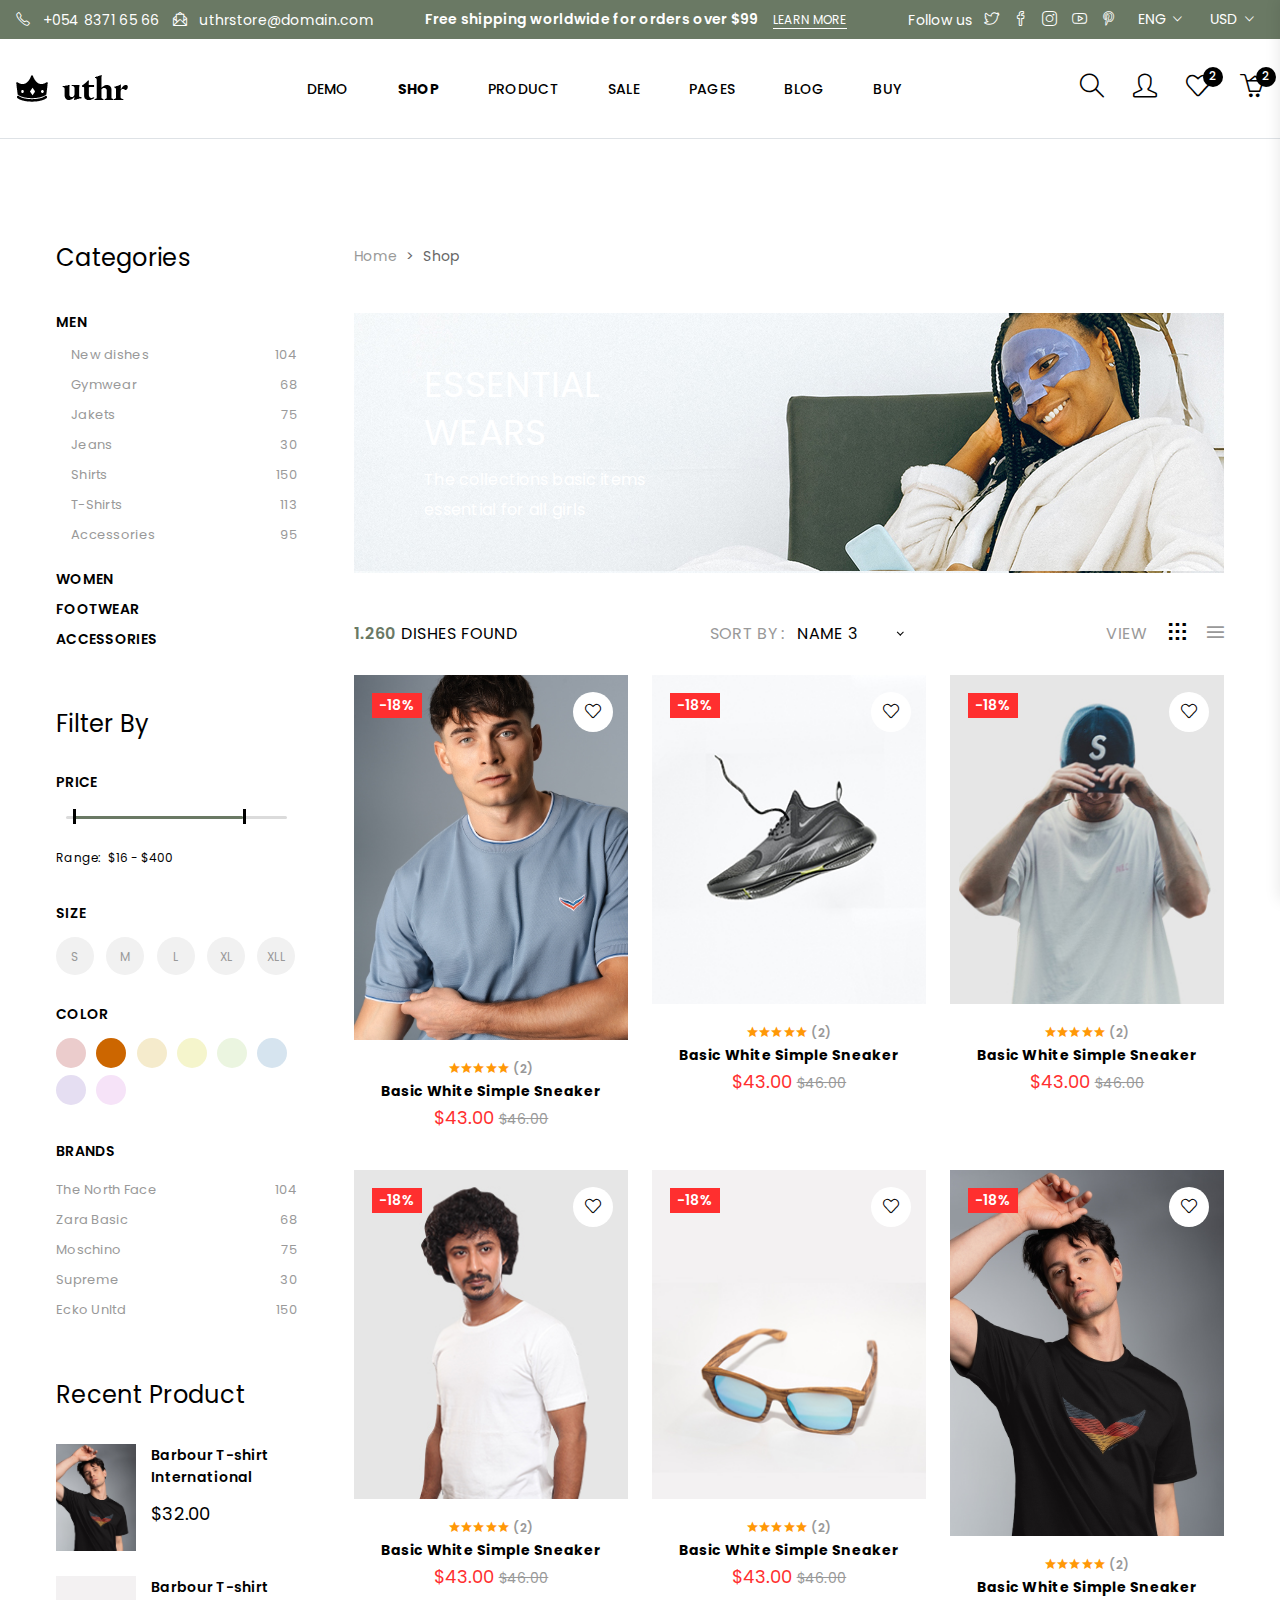
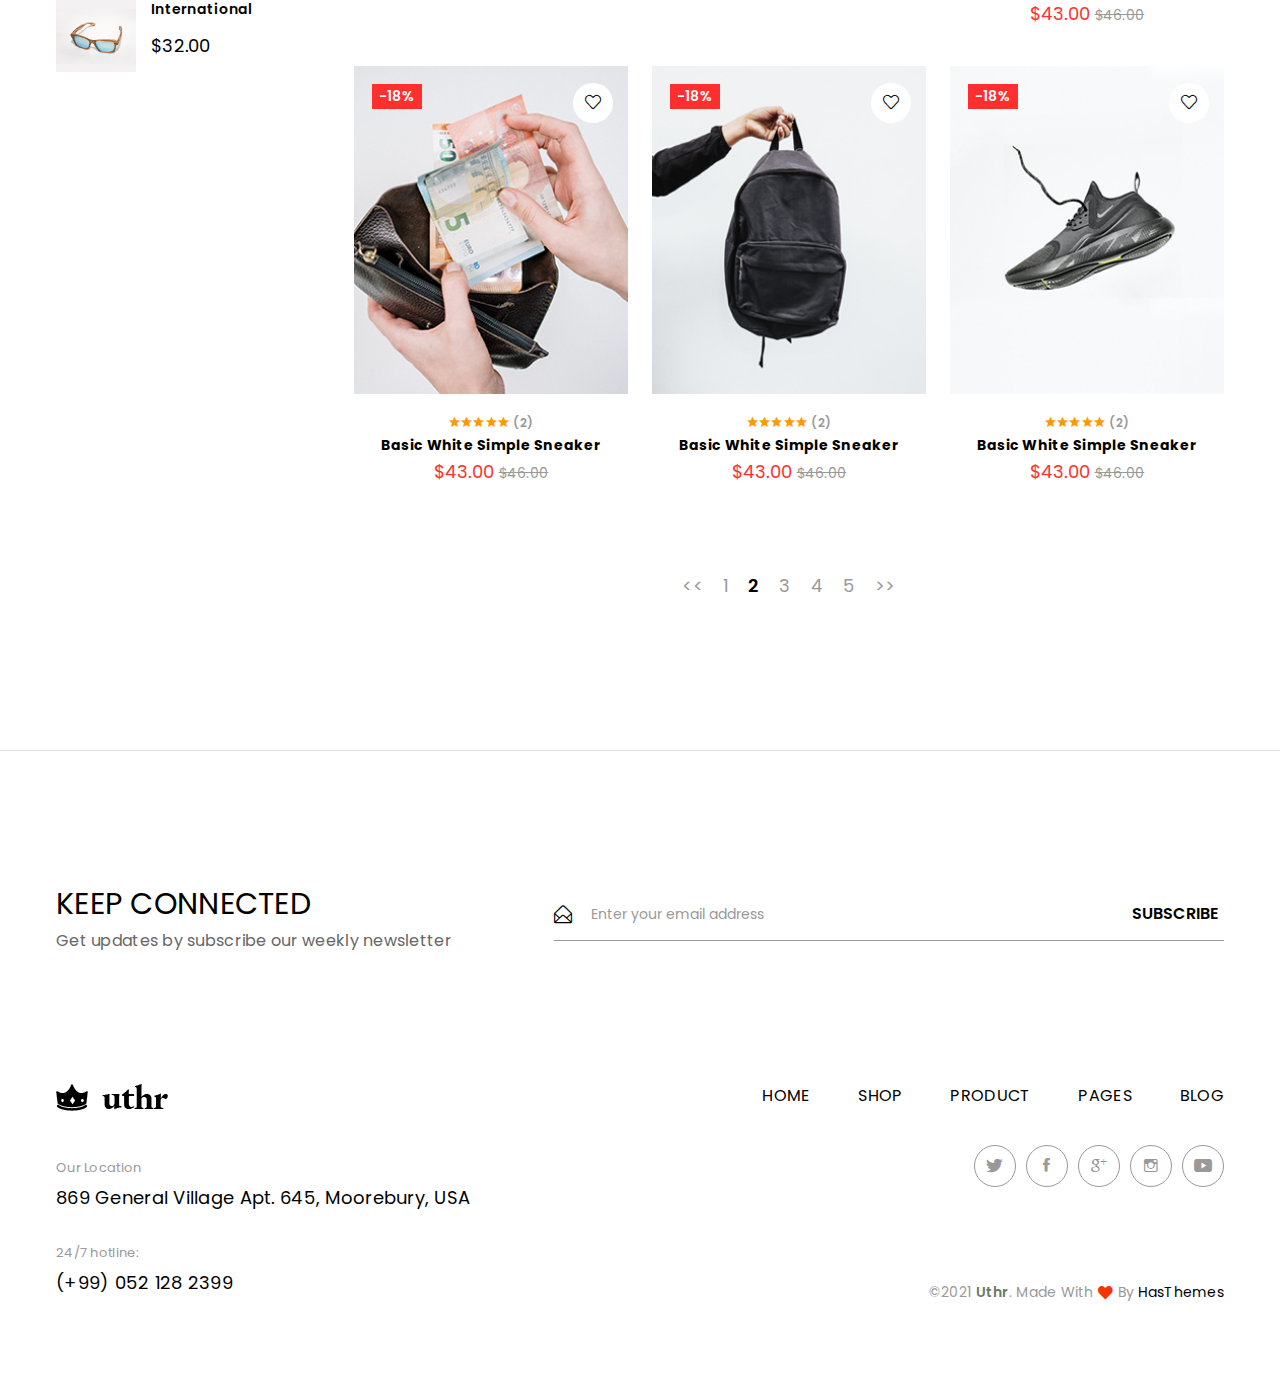
<file: PizzeriaVoluptas/wwwroot/shop.html>
<!doctype html>
<html class="no-js" lang="en">

<head>
    <meta charset="utf-8">
    <meta http-equiv="x-ua-compatible" content="ie=edge">
    <title>Uthr – Shop Page </title>
    <meta name="description" content="Uthr Fashion eCommerce Bootstrap 5 Template is an innovative and modern e-commerce online store website template." />
    <meta name="viewport" content="width=device-width, initial-scale=1">
    <link rel="profile" href="https://gmpg.org/xfn/11">
    <link rel="canonical" href="Replace_with_your_PAGE_URL" />

    <!-- Open Graph (OG) meta tags are snippets of code that control how URLs are displayed when shared on social media  -->
    <!-- <meta property="og:locale" content="en_US" />
    <meta property="og:type" content="website" />
    <meta property="og:title" content="Uthr – Fashion eCommerce HTML Template" />
    <meta property="og:url" content="PAGE_URL" />
    <meta property="og:site_name" content="SITE_NAME" /> -->
    <!-- For the og:image content, replace the # with a link of an image -->
    <!-- <meta property="og:image" content="#" />
    <meta property="og:description"
        content="240+ Best Bootstrap Templates are available on this website. Find your template for your project compatible with the most popular HTML library in the world." /> -->

    <!-- Add site Favicon -->
    <link rel="icon" href="https://hasthemes.com/wp-content/uploads/2019/04/cropped-favicon-32x32.png" sizes="32x32" />
    <link rel="icon" href="https://hasthemes.com/wp-content/uploads/2019/04/cropped-favicon-192x192.png"
        sizes="192x192" />
    <link rel="apple-touch-icon" href="https://hasthemes.com/wp-content/uploads/2019/04/cropped-favicon-180x180.png" />
    <meta name="msapplication-TileImage"
        content="https://hasthemes.com/wp-content/uploads/2019/04/cropped-favicon-270x270.png" />

    <!-- CSS
    ========================= -->
    <link rel="stylesheet" href="assets/css/vendor/bootstrap.min.css">
    <link rel="stylesheet" href="assets/css/slick.css">
    <link rel="stylesheet" href="assets/css/simple-line-icons.css">
    <link rel="stylesheet" href="assets/css/ionicons.min.css">
    <link rel="stylesheet" href="assets/css/font.awesome.css">
    <link rel="stylesheet" href="assets/css/animate.css">
    <link rel="stylesheet" href="assets/css/nice-select.css">
    <link rel="stylesheet" href="assets/css/jquery-ui.min.css">
    <link rel="stylesheet" href="assets/css/magnific-popup.css">

    <!-- Main Style CSS -->
    <link rel="stylesheet" href="assets/css/style.css">

    <!--modernizr min js here-->
    <script src="assets/js/vendor/modernizr-3.7.1.min.js"></script>


    <!-- Structured Data  -->
    <script type="application/ld+json">
        {
        "@context": "http://schema.org",
        "@type": "WebSite",
        "name": "Replace_with_your_site_title",
        "url": "Replace_with_your_site_URL"
        }
    </script>
</head>

<body>

    <!--offcanvas menu area start-->
    <div class="body_overlay">

    </div>
    <div class="offcanvas_menu">
        <div class="container">
            <div class="row">
                <div class="col-12">
                    <div class="offcanvas_menu_wrapper">
                        <div class="canvas_close">
                            <a href="javascript:void(0)"><i class="ion-android-close"></i></a>
                        </div>
                        <div class="header_contact_info">
                            <ul class="d-flex">
                                <li class="text-white"> <i class="icons icon-phone"></i> <a href="tel:+05483716566">+054 8371 65 66</a></li>
                                <li class="text-white"> <i class="icon-envelope-letter icons"></i> <a href="#">uthrstore@domain.com</a></li>
                            </ul>
                        </div>
                        <div class="header_social d-flex">
                            <span>Follow us</span>
                            <ul class="d-flex">
                                <li><a href="#"><i class="icon-social-twitter icons"></i></a></li>
                                <li><a href="#"><i class="icon-social-facebook icons"></i></a></li>
                                <li><a href="#"><i class="icon-social-instagram icons"></i></a></li>
                                <li><a href="#"><i class="icon-social-youtube icons"></i></a></li>
                                <li><a href="#"><i class="icon-social-pinterest icons"></i></a></li>
                            </ul>
                        </div>
                        <div class="language_currency">
                            <ul class="d-flex">
                                <li class="language"><a href="#"> Eng <i class="icon-right ion-ios-arrow-down"></i></a>
                                    <ul class="dropdown_language">
                                        <li><a href="#">French</a></li>
                                        <li><a href="#">Spanish</a></li>
                                        <li><a href="#">Russian</a></li>
                                    </ul>
                                </li>
                                <li class="currency"><a href="#"> USd <i class="icon-right ion-ios-arrow-down"></i></a>
                                    <ul class="dropdown_currency">
                                        <li><a href="#">€ Euro</a></li>
                                        <li><a href="#">£ Pound Sterling</a></li>
                                        <li><a href="#">$ US Dollar</a></li>
                                    </ul>
                                </li>
                            </ul>
                        </div>
                        <div id="menu" class="text-left ">
                            <ul class="offcanvas_main_menu">
                                <li class="menu-item-has-children active">
                                    <a href="#">Home</a>
                                </li>
                                <li class="menu-item-has-children">
                                    <a href="shop.html">Shop</a>
                                </li>
                                <li class="menu-item-has-children">
                                    <a href="product-details.html"> Product Details</a>
                                </li>
                                <li><a href="#">sale</a></li>
                                <li class="menu-item-has-children">
                                    <a href="#">pages </a>
                                    <ul class="sub-menu">
                                        <li><a href="cart.html">cart</a></li>
                                        <li><a href="checkout.html">Checkout</a></li>
                                    </ul>
                                </li>
                                <li class="menu-item-has-children">
                                    <a href="#">blog</a>
                                    <ul class="sub-menu">
                                        <li><a href="blog.html">blog</a></li>
                                        <li><a href="blog-details.html">blog details</a></li>
                                    </ul>

                                </li>
                                <li><a href="#">buy</a></li>
                            </ul>
                        </div>
                    </div>
                </div>
            </div>
        </div>
    </div>
    <!--offcanvas menu area end-->
    <!--mini cart-->
    <div class="mini_cart">
        <div class="cart_gallery">
            <div class="cart_close">
                <div class="cart_text">
                    <h3>cart</h3>
                </div>
                <div class="mini_cart_close">
                    <a href="javascript:void(0)"><i class="icon-close icons"></i></a>
                </div>
            </div>
            <div class="cart_item">
               <div class="cart_img">
                   <a href="#"><img src="assets/img/product/product1.jpg" alt=""></a>
               </div>
                <div class="cart_info">
                    <a href="#">Primis In Faucibus</a>
                    <p>1 x <span> $65.00 </span></p>
                </div>
                <div class="cart_remove">
                    <a href="#"><i class="icon-close icons"></i></a>
                </div>
            </div>
            <div class="cart_item">
               <div class="cart_img">
                   <a href="#"><img src="assets/img/product/product2.jpg" alt=""></a>
               </div>
                <div class="cart_info">
                    <a href="#">Letraset Sheets</a>
                    <p>1 x <span> $60.00 </span></p>
                </div>
                <div class="cart_remove">
                    <a href="#"><i class="icon-close icons"></i></a>
                </div>
            </div>
        </div>
        <div class="mini_cart_table">
            <div class="cart_table_border">
                <div class="cart_total">
                    <span>Sub total:</span>
                    <span class="price">$125.00</span>
                </div>
                <div class="cart_total mt-10">
                    <span>total:</span>
                    <span class="price">$125.00</span>
                </div>
            </div>
        </div>
        <div class="mini_cart_footer">
           <div class="cart_button">
                <a href="cart.html"><i class="fa fa-shopping-cart"></i> View cart</a>
            </div>
            <div class="cart_button">
                <a href="checkout.html"><i class="fa fa-sign-in"></i> Checkout</a>
            </div>
        </div>
    </div>
    <!--mini cart end-->
    <!--header area start-->
    <header class="header_section border-bottom">
        <div class="header_top">
            <div class="container-fluid">
                <div class="row">
                    <div class="col-12">
                        <div class="header_top_inner d-flex justify-content-between align-items-center">
                            <div class="header_contact_info">
                                <ul class="d-flex">
                                    <li class="text-white"> <i class="icons icon-phone"></i> <a href="tel:+05483716566">+054 8371 65 66</a></li>
                                    <li class="text-white"> <i class="icon-envelope-letter icons"></i> <a href="#">uthrstore@domain.com</a></li>
                                </ul>
                            </div>
                            <div class="free_shipping_text">
                                <p class="text-white">Free shipping worldwide for orders over $99 <a href="#">Learn More</a></p>
                            </div>
                            <div class="header_top_sidebar d-flex align-items-center">
                                <div class="header_social d-flex">
                                    <span>Follow us</span>
                                    <ul class="d-flex">
                                        <li><a href="#"><i class="icon-social-twitter icons"></i></a></li>
                                        <li><a href="#"><i class="icon-social-facebook icons"></i></a></li>
                                        <li><a href="#"><i class="icon-social-instagram icons"></i></a></li>
                                        <li><a href="#"><i class="icon-social-youtube icons"></i></a></li>
                                        <li><a href="#"><i class="icon-social-pinterest icons"></i></a></li>
                                    </ul>
                                </div>
                                <div class="language_currency">
                                    <ul class="d-flex">
                                        <li class="language"><a href="#"> Eng <i class="icon-right ion-ios-arrow-down"></i></a>
                                            <ul class="dropdown_language">
                                                <li><a href="#">French</a></li>
                                                <li><a href="#">Spanish</a></li>
                                                <li><a href="#">Russian</a></li>
                                            </ul>
                                        </li>
                                        <li class="currency"><a href="#"> USd <i class="icon-right ion-ios-arrow-down"></i></a>
                                            <ul class="dropdown_currency">
                                                <li><a href="#">€ Euro</a></li>
                                                <li><a href="#">£ Pound Sterling</a></li>
                                                <li><a href="#">$ US Dollar</a></li>
                                            </ul>
                                        </li>
                                    </ul>
                                </div>
                            </div>
                        </div>
                    </div>
                </div>
            </div>
        </div>

        <div class="main_header">
            <div class="container-fluid">
                <div class="row">
                    <div class="col-12">
                        <div class="header_container d-flex justify-content-between align-items-center">
                            <div class="canvas_open">
                                <a href="javascript:void(0)"><i class="ion-navicon"></i></a>
                            </div>
                            <div class="header_logo">
                                <a class="sticky_none" href="index.html"><img src="assets/img/logo/logo.png" alt=""></a>
                            </div>
                            <!--main menu start-->
                            <div class="main_menu d-none d-lg-block">
                                <nav>
                                    <ul class="d-flex">
                                        <li><a href="index.html">demo</a> </li>
                                        <li><a class="active" href="shop.html">shop</a></li>
                                        <li><a href="product-details.html">product</a></li>
                                        <li><a href="#">sale</a></li>
                                        <li><a href="#">pages</a>
                                            <ul class="sub_menu">
                                                <li><a href="cart.html">Cart Pages</a></li>
                                                <li><a href="checkout.html">Checkout Pages</a></li>
                                            </ul>
                                        </li>
                                        <li><a href="blog.html">blog</a>
                                            <ul class="sub_menu">
                                                <li><a href="blog.html">Blog Pages</a></li>
                                                <li><a href="blog-details.html">Blog Details</a></li>
                                            </ul>
                                        </li>
                                        <li><a href="#">buy</a></li>
                                    </ul>
                                </nav>
                            </div>
                            <div class="header_account">
                                <ul class="d-flex">
                                    <li class="header_search"><a href="#"><i class="icon-magnifier icons"></i></a></li>
                                    <li class="account_link"><a href="#"><i class="icon-user icons"></i></a>
                                        <ul class="dropdown_account_link">
                                            <li><a href="#">My Account</a></li>
                                            <li><a href="#">Login</a></li>
                                            <li><a href="#">Contact</a></li>
                                        </ul>
                                    </li>
                                    <li><a href="#"><i class="icon-heart icons"></i></a> <span class="item_count">2</span></li>
                                    <li class="shopping_cart"><a href="#"><i class="icon-basket-loaded icons"></i></a> <span class="item_count">2</span></li>
                                </ul>
                            </div>
                        </div>
                    </div>
                </div>
            </div>
        </div>
        <!-- page search box -->
        <div class="page_search_box">
            <div class="search_close">
                <i class="ion-close-round"></i>
            </div>
            <form class="border-bottom" action="#">
                <input class="border-0" placeholder="Search dishes..." type="text">
                <button type="submit"><span class="icon-magnifier icons"></span></button>
            </form>
        </div>

    </header>
    <!--header area end-->

    <!--shop  area start-->
    <div class="shop_section shop_reverse">
        <div class="container">
            <div class="row">
                <div class="col-lg-3 col-md-12">
                   <!--sidebar widget start-->
                    <aside class="sidebar_widget">
                        <div class="widget_inner">
                            <div class="widget_list widget_categories">
                                <h2>Categories</h2>
                                <ul>
                                    <li class="widget_sub_categories"><a href="javascript:void(0)" data-toggle="collapse" data-target="#men">Men</a>
                                        <ul class="widget_dropdown_categories collapse show" id="men">
                                            <li><a href="#"> New dishes <span>104</span></a></li>
                                            <li><a href="#">Gymwear <span>68</span></a></li>
                                            <li><a href="#">Jakets <span>75</span></a></li>
                                            <li><a href="#">Jeans <span>30</span></a></li>
                                            <li><a href="#">Shirts <span>150</span></a></li>
                                            <li><a href="#">T-Shirts <span>113</span></a></li>
                                            <li><a href="#">Accessories <span>95</span></a></li>
                                        </ul>
                                    </li>
                                    <li class="widget_sub_categories"><a href="javascript:void(0)" data-toggle="collapse" data-target="#women">women</a>
                                        <ul class="widget_dropdown_categories collapse" id="women">
                                            <li><a href="#"> New dishes <span>104</span></a></li>
                                            <li><a href="#">Gymwear <span>68</span></a></li>
                                            <li><a href="#">Jakets <span>75</span></a></li>
                                            <li><a href="#">Jeans <span>30</span></a></li>
                                            <li><a href="#">Shirts <span>150</span></a></li>
                                            <li><a href="#">T-Shirts <span>113</span></a></li>
                                            <li><a href="#">Accessories <span>95</span></a></li>
                                        </ul>
                                    </li>
                                    <li class="widget_sub_categories"><a href="javascript:void(0)" data-toggle="collapse" data-target="#footwear">footwear</a>
                                        <ul class="widget_dropdown_categories collapse" id="footwear">
                                            <li><a href="#"> New dishes <span>104</span></a></li>
                                            <li><a href="#">Gymwear <span>68</span></a></li>
                                            <li><a href="#">Jakets <span>75</span></a></li>
                                            <li><a href="#">Jeans <span>30</span></a></li>
                                            <li><a href="#">Shirts <span>150</span></a></li>
                                            <li><a href="#">T-Shirts <span>113</span></a></li>
                                            <li><a href="#">Accessories <span>95</span></a></li>
                                        </ul>
                                    </li>
                                    <li class="widget_sub_categories"><a href="javascript:void(0)" data-toggle="collapse" data-target="#accessories">accessories</a>
                                        <ul class="widget_dropdown_categories collapse" id="accessories">
                                            <li><a href="#"> New dishes <span>104</span></a></li>
                                            <li><a href="#">Gymwear <span>68</span></a></li>
                                            <li><a href="#">Jakets <span>75</span></a></li>
                                            <li><a href="#">Jeans <span>30</span></a></li>
                                            <li><a href="#">Shirts <span>150</span></a></li>
                                            <li><a href="#">T-Shirts <span>113</span></a></li>
                                            <li><a href="#">Accessories <span>95</span></a></li>
                                        </ul>
                                    </li>
                                </ul>
                            </div>
                            <div class="widget_list widget_filter">
                                <h2>Filter By</h2>
                                 <div class="filter__list slider_range">
                                    <h3>price</h3>
                                    <form action="#">
                                        <div id="slider-range"></div>
                                        <span>Range:</span>
                                        <input type="text" name="text" id="amount" />

                                    </form>
                                 </div>

                                <div class="filter__list widget_size">
                                    <h3> size</h3>
                                    <ul>
                                        <li>
                                            <a href="javascript:void(0)">S </a>
                                        </li>
                                        <li>
                                            <a href="javascript:void(0)"> M</a>
                                        </li>
                                        <li>
                                            <a href="javascript:void(0)">L</a>
                                        </li>
                                        <li>
                                            <a href="javascript:void(0)"> XL</a>
                                        </li>
                                        <li>
                                            <a href="javascript:void(0)">XLL</a>
                                        </li>
                                    </ul>
                                </div>
                                <div class="filter__list widget_color">
                                    <h3>color</h3>
                                     <ul>
                                       <li>
                                            <input type="checkbox">
                                            <span class="checkmark color1"></span>
                                        </li>
                                        <li>
                                            <input type="checkbox">
                                            <span class="checkmark color2"></span>
                                        </li>
                                        <li>
                                            <input type="checkbox">
                                            <span class="checkmark color3"></span>
                                        </li>
                                        <li>
                                            <input type="checkbox">
                                            <span class="checkmark color4"></span>
                                        </li>
                                        <li>
                                            <input type="checkbox">
                                            <span class="checkmark color5"></span>
                                        </li>
                                        <li>
                                            <input type="checkbox">
                                            <span class="checkmark color6"></span>
                                        </li>
                                        <li>
                                            <input type="checkbox">
                                            <span class="checkmark color7"></span>
                                        </li>
                                        <li>
                                            <input type="checkbox">
                                            <span class="checkmark color8"></span>
                                        </li>
                                    </ul>
                                </div>
                                  <div class="filter__list widget_brands">
                                    <h3 data-toggle="collapse" data-target="#brands">brands</h3>
                                    <ul class="widget_dropdown_categories collapse show" id="brands">
                                        <li><a href="#"> The North Face <span>104</span></a></li>
                                        <li><a href="#">Zara Basic <span>68</span></a></li>
                                        <li><a href="#">Moschino <span>75</span></a></li>
                                        <li><a href="#">Supreme <span>30</span></a></li>
                                        <li><a href="#">Ecko Unltd <span>150</span></a></li>
                                    </ul>
                                </div>
                            </div>
                            <div class="widget_list">
                                <h2>Recent Product</h2>
                                <div class="recent_product">
                                    <div class="recent_product_list d-flex mb-25">
                                        <div class="recent_thumb">
                                            <a href="product-details.html"><img src="assets/img/product/product4.jpg" alt=""></a>
                                        </div>
                                        <div class="recent_content">
                                            <h4><a href="product-details.html">Barbour T-shirt <br> International</a></h4>
                                            <span>$32.00</span>
                                        </div>
                                    </div>
                                    <div class="recent_product_list d-flex">
                                        <div class="recent_thumb">
                                            <a href="product-details.html"><img src="assets/img/product/product6.jpg" alt=""></a>
                                        </div>
                                        <div class="recent_content">
                                            <h4><a href="product-details.html">Barbour T-shirt <br> International</a></h4>
                                            <span>$32.00</span>
                                        </div>
                                    </div>
                                </div>
                            </div>
                        </div>
                    </aside>
                    <!--sidebar widget end-->
                </div>
                <div class="col-lg-9 col-md-12">
                    <!--shop wrapper start-->

                    <!--breadcrumbs area start-->
                    <div class="breadcrumb_content">
                        <ul>
                            <li><a href="index.html">home</a></li>
                            <li>shop</li>
                        </ul>
                    </div>
                    <!--breadcrumbs area end-->

                    <div class="shop_banner d-flex align-items-center" data-bgimg="assets/img/bg/shop_bg.jpg">
                        <div class="shop_banner_text">
                            <h2>essential <br> wears</h2>
                            <p>The collections basic items <br> essential for all girls</p>
                        </div>
                    </div>
                    <!--shop toolbar start-->
                    <div class="shop_toolbar_wrapper d-flex justify-content-between align-items-center">
                        <div class="page_amount">
                            <p><span>1.260</span> dishes Found</p>
                        </div>
                        <div class=" sorting_by d-flex align-items-center">
                            <span>SORT BY :</span>
                            <form class="select_option" action="#">
                                <select name="orderby" id="short">

                                    <option selected value="1">NAME       3</option>
                                    <option  value="2">NAME  4</option>
                                    <option value="3">NAME  5</option>
                                    <option value="4">NAME  6</option>
                                    <option value="5">NAME  7</option>
                                    <option value="6">NAME  8</option>
                                </select>
                            </form>
                        </div>
                        <div class="toolbar_btn_wrapper d-flex align-items-center">
                            <div class="view_btn">
                                <a class="view" href="#">VIEW</a>
                            </div>
                            <div class="shop_toolbar_btn">
                                <ul class="d-flex align-items-center">
                                    <li><a href="#" class="active btn-grid-3" data-role="grid_3" data-tippy="3"  data-tippy-inertia="true" data-tippy-delay="50" data-tippy-arrow="true" data-tippy-placement="top"><i class="ion-grid"></i></a></li>

                                    <li><a href="#" class="btn-list" data-role="grid_list" data-tippy="List" data-tippy-inertia="true" data-tippy-delay="50" data-tippy-arrow="true" data-tippy-placement="top"><i class="ion-navicon"></i></a></li>
                                </ul>
                            </div>
                        </div>
                    </div>
                     <!--shop toolbar end-->
                     <div class="row shop_wrapper">
                        <div class="col-lg-4 col-md-4 col-sm-6 col-6 ">
                            <div class="single_product">
                                 <div class="product_thumb">
                                    <a href="product-details.html" >
                                        <img class="primary_img" src="assets/img/product/product1.jpg" alt="consectetur">
                                    </a>
                                    <div class="product_action">
                                        <ul>
                                            <li class="wishlist"><a href="#" data-tippy="Wishlist" data-tippy-inertia="true" data-tippy-delay="50"
                                            data-tippy-arrow="true" data-tippy-placement="left"><i class="icon-heart icons"></i></a></li>

                                            <li class="quick_view"><a data-toggle="modal" data-target="#modal_box" data-tippy="Quick View" href="#" data-tippy-inertia="true" data-tippy-delay="50" data-tippy-arrow="true" data-tippy-placement="left"><i class="icon-size-fullscreen icons"></i></a></li>
                                            <li class="compare"><a data-tippy="Compare" href="#" data-tippy-inertia="true" data-tippy-delay="50"
                                            data-tippy-arrow="true" data-tippy-placement="left"><i class="icon-refresh icons"></i></a></li>
                                        </ul>
                                    </div>
                                    <div class="product_label">
                                        <span>-18%</span>
                                    </div>
                                </div>
                                <div class="product_content grid_content text-center">
                                    <div class="product_ratting">
                                        <ul class="d-flex justify-content-center">
                                            <li><a href="#"><i class="ion-android-star"></i></a></li>
                                            <li><a href="#"><i class="ion-android-star"></i></a></li>
                                            <li><a href="#"><i class="ion-android-star"></i></a></li>
                                            <li><a href="#"><i class="ion-android-star"></i></a></li>
                                            <li><a href="#"><i class="ion-android-star"></i></a></li>
                                            <li><span>(2)</span></li>
                                        </ul>
                                    </div>
                                    <h4 class="product_name"><a href="product-details.html">Basic White Simple Sneaker</a></h4>
                                    <div class="price_box">
                                        <span class="current_price">$43.00</span>
                                        <span class="old_price">$46.00</span>
                                    </div>
                                    <div class="add_to_cart">
                                        <a class="btn btn-primary" href="#" data-tippy="Add To Cart"  data-tippy-inertia="true" data-tippy-delay="50" data-tippy-arrow="true" data-tippy-placement="top">Add To Cart</a>
                                    </div>
                                </div>
                                <div class="product_list_content">
                                    <h4 class="product_name"><a href="product-details.html">Basic White Simple Sneaker</a></h4>
                                    <p><a href="#">shows</a></p>
                                    <div class="price_box">
                                        <span class="current_price">$43.00</span>
                                        <span class="old_price">$46.00</span>
                                    </div>
                                    <div class="product_desc">
                                        <p>Nunc facilisis sagittis ullamcorper. Proin lectus ipsum, gravida et mattis vulputate, tristique ut lectus. Sed et lorem nunc. Vestibulum ante ipsum primis in faucibus orci luctus et ultrices posuere cubilia Curae; Aenean eleifend laoreet congue. Viva..</p>
                                    </div>
                                    <div class="add_to_cart">
                                        <a class="btn btn-primary" href="#" data-tippy="Add To Cart"  data-tippy-inertia="true" data-tippy-delay="50" data-tippy-arrow="true" data-tippy-placement="top">Add To Cart</a>

                                    </div>
                                </div>
                            </div>
                        </div>
                        <div class="col-lg-4 col-md-4 col-sm-6 col-6 ">
                            <div class="single_product">
                                 <div class="product_thumb">
                                    <a href="product-details.html" >
                                        <img class="primary_img" src="assets/img/product/product5.jpg" alt="consectetur">
                                    </a>
                                    <div class="product_action">
                                        <ul>
                                            <li class="wishlist"><a href="#" data-tippy="Wishlist" data-tippy-inertia="true" data-tippy-delay="50"
                                            data-tippy-arrow="true" data-tippy-placement="left"><i class="icon-heart icons"></i></a></li>

                                            <li class="quick_view"><a data-toggle="modal" data-target="#modal_box" data-tippy="Quick View" href="#" data-tippy-inertia="true" data-tippy-delay="50" data-tippy-arrow="true" data-tippy-placement="left"><i class="icon-size-fullscreen icons"></i></a></li>
                                            <li class="compare"><a data-tippy="Compare" href="#" data-tippy-inertia="true" data-tippy-delay="50"
                                            data-tippy-arrow="true" data-tippy-placement="left"><i class="icon-refresh icons"></i></a></li>
                                        </ul>
                                    </div>
                                    <div class="product_label">
                                        <span>-18%</span>
                                    </div>
                                </div>
                                <div class="product_content grid_content text-center">
                                    <div class="product_ratting">
                                        <ul class="d-flex justify-content-center">
                                            <li><a href="#"><i class="ion-android-star"></i></a></li>
                                            <li><a href="#"><i class="ion-android-star"></i></a></li>
                                            <li><a href="#"><i class="ion-android-star"></i></a></li>
                                            <li><a href="#"><i class="ion-android-star"></i></a></li>
                                            <li><a href="#"><i class="ion-android-star"></i></a></li>
                                            <li><span>(2)</span></li>
                                        </ul>
                                    </div>
                                    <h4 class="product_name"><a href="product-details.html">Basic White Simple Sneaker</a></h4>
                                    <div class="price_box">
                                        <span class="current_price">$43.00</span>
                                        <span class="old_price">$46.00</span>
                                    </div>
                                    <div class="add_to_cart">
                                        <a class="btn btn-primary" href="#" data-tippy="Add To Cart"  data-tippy-inertia="true" data-tippy-delay="50" data-tippy-arrow="true" data-tippy-placement="top">Add To Cart</a>
                                    </div>
                                </div>
                                <div class="product_list_content">
                                    <h4 class="product_name"><a href="product-details.html">Basic White Simple Sneaker</a></h4>
                                    <p><a href="#">shows</a></p>
                                    <div class="price_box">
                                        <span class="current_price">$43.00</span>
                                        <span class="old_price">$46.00</span>
                                    </div>
                                    <div class="product_desc">
                                        <p>Nunc facilisis sagittis ullamcorper. Proin lectus ipsum, gravida et mattis vulputate, tristique ut lectus. Sed et lorem nunc. Vestibulum ante ipsum primis in faucibus orci luctus et ultrices posuere cubilia Curae; Aenean eleifend laoreet congue. Viva..</p>
                                    </div>
                                    <div class="add_to_cart">
                                        <a class="btn btn-primary" href="#" data-tippy="Add To Cart"  data-tippy-inertia="true" data-tippy-delay="50" data-tippy-arrow="true" data-tippy-placement="top">Add To Cart</a>

                                    </div>
                                </div>
                            </div>
                        </div>
                        <div class="col-lg-4 col-md-4 col-sm-6 col-6 ">
                            <div class="single_product">
                                 <div class="product_thumb">
                                    <a href="product-details.html" >
                                        <img class="primary_img" src="assets/img/product/product2.jpg" alt="consectetur">
                                    </a>
                                    <div class="product_action">
                                        <ul>
                                            <li class="wishlist"><a href="#" data-tippy="Wishlist" data-tippy-inertia="true" data-tippy-delay="50"
                                            data-tippy-arrow="true" data-tippy-placement="left"><i class="icon-heart icons"></i></a></li>

                                            <li class="quick_view"><a data-toggle="modal" data-target="#modal_box" data-tippy="Quick View" href="#" data-tippy-inertia="true" data-tippy-delay="50" data-tippy-arrow="true" data-tippy-placement="left"><i class="icon-size-fullscreen icons"></i></a></li>
                                            <li class="compare"><a data-tippy="Compare" href="#" data-tippy-inertia="true" data-tippy-delay="50"
                                            data-tippy-arrow="true" data-tippy-placement="left"><i class="icon-refresh icons"></i></a></li>
                                        </ul>
                                    </div>
                                    <div class="product_label">
                                        <span>-18%</span>
                                    </div>
                                </div>
                                <div class="product_content grid_content text-center">
                                    <div class="product_ratting">
                                        <ul class="d-flex justify-content-center">
                                            <li><a href="#"><i class="ion-android-star"></i></a></li>
                                            <li><a href="#"><i class="ion-android-star"></i></a></li>
                                            <li><a href="#"><i class="ion-android-star"></i></a></li>
                                            <li><a href="#"><i class="ion-android-star"></i></a></li>
                                            <li><a href="#"><i class="ion-android-star"></i></a></li>
                                            <li><span>(2)</span></li>
                                        </ul>
                                    </div>
                                    <h4 class="product_name"><a href="product-details.html">Basic White Simple Sneaker</a></h4>
                                    <div class="price_box">
                                        <span class="current_price">$43.00</span>
                                        <span class="old_price">$46.00</span>
                                    </div>
                                    <div class="add_to_cart">
                                        <a class="btn btn-primary" href="#" data-tippy="Add To Cart"  data-tippy-inertia="true" data-tippy-delay="50" data-tippy-arrow="true" data-tippy-placement="top">Add To Cart</a>
                                    </div>
                                </div>
                                <div class="product_list_content">
                                    <h4 class="product_name"><a href="product-details.html">Basic White Simple Sneaker</a></h4>
                                    <p><a href="#">shows</a></p>
                                    <div class="price_box">
                                        <span class="current_price">$43.00</span>
                                        <span class="old_price">$46.00</span>
                                    </div>
                                    <div class="product_desc">
                                        <p>Nunc facilisis sagittis ullamcorper. Proin lectus ipsum, gravida et mattis vulputate, tristique ut lectus. Sed et lorem nunc. Vestibulum ante ipsum primis in faucibus orci luctus et ultrices posuere cubilia Curae; Aenean eleifend laoreet congue. Viva..</p>
                                    </div>
                                    <div class="add_to_cart">
                                        <a class="btn btn-primary" href="#" data-tippy="Add To Cart"  data-tippy-inertia="true" data-tippy-delay="50" data-tippy-arrow="true" data-tippy-placement="top">Add To Cart</a>

                                    </div>
                                </div>
                            </div>
                        </div>
                        <div class="col-lg-4 col-md-4 col-sm-6 col-6 ">
                            <div class="single_product">
                                 <div class="product_thumb">
                                    <a href="product-details.html" >
                                        <img class="primary_img" src="assets/img/product/product3.jpg" alt="consectetur">
                                    </a>
                                    <div class="product_action">
                                        <ul>
                                            <li class="wishlist"><a href="#" data-tippy="Wishlist" data-tippy-inertia="true" data-tippy-delay="50"
                                            data-tippy-arrow="true" data-tippy-placement="left"><i class="icon-heart icons"></i></a></li>

                                            <li class="quick_view"><a data-toggle="modal" data-target="#modal_box" data-tippy="Quick View" href="#" data-tippy-inertia="true" data-tippy-delay="50" data-tippy-arrow="true" data-tippy-placement="left"><i class="icon-size-fullscreen icons"></i></a></li>
                                            <li class="compare"><a data-tippy="Compare" href="#" data-tippy-inertia="true" data-tippy-delay="50"
                                            data-tippy-arrow="true" data-tippy-placement="left"><i class="icon-refresh icons"></i></a></li>
                                        </ul>
                                    </div>
                                    <div class="product_label">
                                        <span>-18%</span>
                                    </div>
                                </div>
                                <div class="product_content grid_content text-center">
                                    <div class="product_ratting">
                                        <ul class="d-flex justify-content-center">
                                            <li><a href="#"><i class="ion-android-star"></i></a></li>
                                            <li><a href="#"><i class="ion-android-star"></i></a></li>
                                            <li><a href="#"><i class="ion-android-star"></i></a></li>
                                            <li><a href="#"><i class="ion-android-star"></i></a></li>
                                            <li><a href="#"><i class="ion-android-star"></i></a></li>
                                            <li><span>(2)</span></li>
                                        </ul>
                                    </div>
                                    <h4 class="product_name"><a href="product-details.html">Basic White Simple Sneaker</a></h4>
                                    <div class="price_box">
                                        <span class="current_price">$43.00</span>
                                        <span class="old_price">$46.00</span>
                                    </div>
                                    <div class="add_to_cart">
                                        <a class="btn btn-primary" href="#" data-tippy="Add To Cart"  data-tippy-inertia="true" data-tippy-delay="50" data-tippy-arrow="true" data-tippy-placement="top">Add To Cart</a>
                                    </div>
                                </div>
                                <div class="product_list_content">
                                    <h4 class="product_name"><a href="product-details.html">Basic White Simple Sneaker</a></h4>
                                    <p><a href="#">shows</a></p>
                                    <div class="price_box">
                                        <span class="current_price">$43.00</span>
                                        <span class="old_price">$46.00</span>
                                    </div>
                                    <div class="product_desc">
                                        <p>Nunc facilisis sagittis ullamcorper. Proin lectus ipsum, gravida et mattis vulputate, tristique ut lectus. Sed et lorem nunc. Vestibulum ante ipsum primis in faucibus orci luctus et ultrices posuere cubilia Curae; Aenean eleifend laoreet congue. Viva..</p>
                                    </div>
                                    <div class="add_to_cart">
                                        <a class="btn btn-primary" href="#" data-tippy="Add To Cart"  data-tippy-inertia="true" data-tippy-delay="50" data-tippy-arrow="true" data-tippy-placement="top">Add To Cart</a>

                                    </div>
                                </div>
                            </div>
                        </div>
                        <div class="col-lg-4 col-md-4 col-sm-6 col-6 ">
                            <div class="single_product">
                                 <div class="product_thumb">
                                    <a href="product-details.html" >
                                        <img class="primary_img" src="assets/img/product/product6.jpg" alt="consectetur">
                                    </a>
                                    <div class="product_action">
                                        <ul>
                                            <li class="wishlist"><a href="#" data-tippy="Wishlist" data-tippy-inertia="true" data-tippy-delay="50"
                                            data-tippy-arrow="true" data-tippy-placement="left"><i class="icon-heart icons"></i></a></li>

                                            <li class="quick_view"><a data-toggle="modal" data-target="#modal_box" data-tippy="Quick View" href="#" data-tippy-inertia="true" data-tippy-delay="50" data-tippy-arrow="true" data-tippy-placement="left"><i class="icon-size-fullscreen icons"></i></a></li>
                                            <li class="compare"><a data-tippy="Compare" href="#" data-tippy-inertia="true" data-tippy-delay="50"
                                            data-tippy-arrow="true" data-tippy-placement="left"><i class="icon-refresh icons"></i></a></li>
                                        </ul>
                                    </div>
                                    <div class="product_label">
                                        <span>-18%</span>
                                    </div>
                                </div>
                                <div class="product_content grid_content text-center">
                                    <div class="product_ratting">
                                        <ul class="d-flex justify-content-center">
                                            <li><a href="#"><i class="ion-android-star"></i></a></li>
                                            <li><a href="#"><i class="ion-android-star"></i></a></li>
                                            <li><a href="#"><i class="ion-android-star"></i></a></li>
                                            <li><a href="#"><i class="ion-android-star"></i></a></li>
                                            <li><a href="#"><i class="ion-android-star"></i></a></li>
                                            <li><span>(2)</span></li>
                                        </ul>
                                    </div>
                                    <h4 class="product_name"><a href="product-details.html">Basic White Simple Sneaker</a></h4>
                                    <div class="price_box">
                                        <span class="current_price">$43.00</span>
                                        <span class="old_price">$46.00</span>
                                    </div>
                                    <div class="add_to_cart">
                                        <a class="btn btn-primary" href="#" data-tippy="Add To Cart"  data-tippy-inertia="true" data-tippy-delay="50" data-tippy-arrow="true" data-tippy-placement="top">Add To Cart</a>
                                    </div>
                                </div>
                                <div class="product_list_content">
                                    <h4 class="product_name"><a href="product-details.html">Basic White Simple Sneaker</a></h4>
                                    <p><a href="#">shows</a></p>
                                    <div class="price_box">
                                        <span class="current_price">$43.00</span>
                                        <span class="old_price">$46.00</span>
                                    </div>
                                    <div class="product_desc">
                                        <p>Nunc facilisis sagittis ullamcorper. Proin lectus ipsum, gravida et mattis vulputate, tristique ut lectus. Sed et lorem nunc. Vestibulum ante ipsum primis in faucibus orci luctus et ultrices posuere cubilia Curae; Aenean eleifend laoreet congue. Viva..</p>
                                    </div>
                                    <div class="add_to_cart">
                                        <a class="btn btn-primary" href="#" data-tippy="Add To Cart"  data-tippy-inertia="true" data-tippy-delay="50" data-tippy-arrow="true" data-tippy-placement="top">Add To Cart</a>

                                    </div>
                                </div>
                            </div>
                        </div>
                        <div class="col-lg-4 col-md-4 col-sm-6 col-6 ">
                            <div class="single_product">
                                 <div class="product_thumb">
                                    <a href="product-details.html" >
                                        <img class="primary_img" src="assets/img/product/product4.jpg" alt="consectetur">
                                    </a>
                                    <div class="product_action">
                                        <ul>
                                            <li class="wishlist"><a href="#" data-tippy="Wishlist" data-tippy-inertia="true" data-tippy-delay="50"
                                            data-tippy-arrow="true" data-tippy-placement="left"><i class="icon-heart icons"></i></a></li>

                                            <li class="quick_view"><a data-toggle="modal" data-target="#modal_box" data-tippy="Quick View" href="#" data-tippy-inertia="true" data-tippy-delay="50" data-tippy-arrow="true" data-tippy-placement="left"><i class="icon-size-fullscreen icons"></i></a></li>
                                            <li class="compare"><a data-tippy="Compare" href="#" data-tippy-inertia="true" data-tippy-delay="50"
                                            data-tippy-arrow="true" data-tippy-placement="left"><i class="icon-refresh icons"></i></a></li>
                                        </ul>
                                    </div>
                                    <div class="product_label">
                                        <span>-18%</span>
                                    </div>
                                </div>
                                <div class="product_content grid_content text-center">
                                    <div class="product_ratting">
                                        <ul class="d-flex justify-content-center">
                                            <li><a href="#"><i class="ion-android-star"></i></a></li>
                                            <li><a href="#"><i class="ion-android-star"></i></a></li>
                                            <li><a href="#"><i class="ion-android-star"></i></a></li>
                                            <li><a href="#"><i class="ion-android-star"></i></a></li>
                                            <li><a href="#"><i class="ion-android-star"></i></a></li>
                                            <li><span>(2)</span></li>
                                        </ul>
                                    </div>
                                    <h4 class="product_name"><a href="product-details.html">Basic White Simple Sneaker</a></h4>
                                    <div class="price_box">
                                        <span class="current_price">$43.00</span>
                                        <span class="old_price">$46.00</span>
                                    </div>
                                    <div class="add_to_cart">
                                        <a class="btn btn-primary" href="#" data-tippy="Add To Cart"  data-tippy-inertia="true" data-tippy-delay="50" data-tippy-arrow="true" data-tippy-placement="top">Add To Cart</a>
                                    </div>
                                </div>
                                <div class="product_list_content">
                                    <h4 class="product_name"><a href="product-details.html">Basic White Simple Sneaker</a></h4>
                                    <p><a href="#">shows</a></p>
                                    <div class="price_box">
                                        <span class="current_price">$43.00</span>
                                        <span class="old_price">$46.00</span>
                                    </div>
                                    <div class="product_desc">
                                        <p>Nunc facilisis sagittis ullamcorper. Proin lectus ipsum, gravida et mattis vulputate, tristique ut lectus. Sed et lorem nunc. Vestibulum ante ipsum primis in faucibus orci luctus et ultrices posuere cubilia Curae; Aenean eleifend laoreet congue. Viva..</p>
                                    </div>
                                    <div class="add_to_cart">
                                        <a class="btn btn-primary" href="#" data-tippy="Add To Cart"  data-tippy-inertia="true" data-tippy-delay="50" data-tippy-arrow="true" data-tippy-placement="top">Add To Cart</a>

                                    </div>
                                </div>
                            </div>
                        </div>
                        <div class="col-lg-4 col-md-4 col-sm-6 col-6 ">
                            <div class="single_product">
                                 <div class="product_thumb">
                                    <a href="product-details.html" >
                                        <img class="primary_img" src="assets/img/product/product7.jpg" alt="consectetur">
                                    </a>
                                    <div class="product_action">
                                        <ul>
                                            <li class="wishlist"><a href="#" data-tippy="Wishlist" data-tippy-inertia="true" data-tippy-delay="50"
                                            data-tippy-arrow="true" data-tippy-placement="left"><i class="icon-heart icons"></i></a></li>

                                            <li class="quick_view"><a data-toggle="modal" data-target="#modal_box" data-tippy="Quick View" href="#" data-tippy-inertia="true" data-tippy-delay="50" data-tippy-arrow="true" data-tippy-placement="left"><i class="icon-size-fullscreen icons"></i></a></li>
                                            <li class="compare"><a data-tippy="Compare" href="#" data-tippy-inertia="true" data-tippy-delay="50"
                                            data-tippy-arrow="true" data-tippy-placement="left"><i class="icon-refresh icons"></i></a></li>
                                        </ul>
                                    </div>
                                    <div class="product_label">
                                        <span>-18%</span>
                                    </div>
                                </div>
                                <div class="product_content grid_content text-center">
                                    <div class="product_ratting">
                                        <ul class="d-flex justify-content-center">
                                            <li><a href="#"><i class="ion-android-star"></i></a></li>
                                            <li><a href="#"><i class="ion-android-star"></i></a></li>
                                            <li><a href="#"><i class="ion-android-star"></i></a></li>
                                            <li><a href="#"><i class="ion-android-star"></i></a></li>
                                            <li><a href="#"><i class="ion-android-star"></i></a></li>
                                            <li><span>(2)</span></li>
                                        </ul>
                                    </div>
                                    <h4 class="product_name"><a href="product-details.html">Basic White Simple Sneaker</a></h4>
                                    <div class="price_box">
                                        <span class="current_price">$43.00</span>
                                        <span class="old_price">$46.00</span>
                                    </div>
                                    <div class="add_to_cart">
                                        <a class="btn btn-primary" href="#" data-tippy="Add To Cart"  data-tippy-inertia="true" data-tippy-delay="50" data-tippy-arrow="true" data-tippy-placement="top">Add To Cart</a>
                                    </div>
                                </div>
                                <div class="product_list_content">
                                    <h4 class="product_name"><a href="product-details.html">Basic White Simple Sneaker</a></h4>
                                    <p><a href="#">shows</a></p>
                                    <div class="price_box">
                                        <span class="current_price">$43.00</span>
                                        <span class="old_price">$46.00</span>
                                    </div>
                                    <div class="product_desc">
                                        <p>Nunc facilisis sagittis ullamcorper. Proin lectus ipsum, gravida et mattis vulputate, tristique ut lectus. Sed et lorem nunc. Vestibulum ante ipsum primis in faucibus orci luctus et ultrices posuere cubilia Curae; Aenean eleifend laoreet congue. Viva..</p>
                                    </div>
                                    <div class="add_to_cart">
                                        <a class="btn btn-primary" href="#" data-tippy="Add To Cart"  data-tippy-inertia="true" data-tippy-delay="50" data-tippy-arrow="true" data-tippy-placement="top">Add To Cart</a>

                                    </div>
                                </div>
                            </div>
                        </div>
                        <div class="col-lg-4 col-md-4 col-sm-6 col-6 ">
                            <div class="single_product">
                                 <div class="product_thumb">
                                    <a href="product-details.html" >
                                        <img class="primary_img" src="assets/img/product/product8.jpg" alt="consectetur">
                                    </a>
                                    <div class="product_action">
                                        <ul>
                                            <li class="wishlist"><a href="#" data-tippy="Wishlist" data-tippy-inertia="true" data-tippy-delay="50"
                                            data-tippy-arrow="true" data-tippy-placement="left"><i class="icon-heart icons"></i></a></li>

                                            <li class="quick_view"><a data-toggle="modal" data-target="#modal_box" data-tippy="Quick View" href="#" data-tippy-inertia="true" data-tippy-delay="50" data-tippy-arrow="true" data-tippy-placement="left"><i class="icon-size-fullscreen icons"></i></a></li>
                                            <li class="compare"><a data-tippy="Compare" href="#" data-tippy-inertia="true" data-tippy-delay="50"
                                            data-tippy-arrow="true" data-tippy-placement="left"><i class="icon-refresh icons"></i></a></li>
                                        </ul>
                                    </div>
                                    <div class="product_label">
                                        <span>-18%</span>
                                    </div>
                                </div>
                                <div class="product_content grid_content text-center">
                                    <div class="product_ratting">
                                        <ul class="d-flex justify-content-center">
                                            <li><a href="#"><i class="ion-android-star"></i></a></li>
                                            <li><a href="#"><i class="ion-android-star"></i></a></li>
                                            <li><a href="#"><i class="ion-android-star"></i></a></li>
                                            <li><a href="#"><i class="ion-android-star"></i></a></li>
                                            <li><a href="#"><i class="ion-android-star"></i></a></li>
                                            <li><span>(2)</span></li>
                                        </ul>
                                    </div>
                                    <h4 class="product_name"><a href="product-details.html">Basic White Simple Sneaker</a></h4>
                                    <div class="price_box">
                                        <span class="current_price">$43.00</span>
                                        <span class="old_price">$46.00</span>
                                    </div>
                                    <div class="add_to_cart">
                                        <a class="btn btn-primary" href="#" data-tippy="Add To Cart"  data-tippy-inertia="true" data-tippy-delay="50" data-tippy-arrow="true" data-tippy-placement="top">Add To Cart</a>
                                    </div>
                                </div>
                                <div class="product_list_content">
                                    <h4 class="product_name"><a href="product-details.html">Basic White Simple Sneaker</a></h4>
                                    <p><a href="#">shows</a></p>
                                    <div class="price_box">
                                        <span class="current_price">$43.00</span>
                                        <span class="old_price">$46.00</span>
                                    </div>
                                    <div class="product_desc">
                                        <p>Nunc facilisis sagittis ullamcorper. Proin lectus ipsum, gravida et mattis vulputate, tristique ut lectus. Sed et lorem nunc. Vestibulum ante ipsum primis in faucibus orci luctus et ultrices posuere cubilia Curae; Aenean eleifend laoreet congue. Viva..</p>
                                    </div>
                                    <div class="add_to_cart">
                                        <a class="btn btn-primary" href="#" data-tippy="Add To Cart"  data-tippy-inertia="true" data-tippy-delay="50" data-tippy-arrow="true" data-tippy-placement="top">Add To Cart</a>

                                    </div>
                                </div>
                            </div>
                        </div>
                        <div class="col-lg-4 col-md-4 col-sm-6 col-6 ">
                            <div class="single_product">
                                 <div class="product_thumb">
                                    <a href="product-details.html" >
                                        <img class="primary_img" src="assets/img/product/product5.jpg" alt="consectetur">
                                    </a>
                                    <div class="product_action">
                                        <ul>
                                            <li class="wishlist"><a href="#" data-tippy="Wishlist" data-tippy-inertia="true" data-tippy-delay="50"
                                            data-tippy-arrow="true" data-tippy-placement="left"><i class="icon-heart icons"></i></a></li>

                                            <li class="quick_view"><a data-toggle="modal" data-target="#modal_box" data-tippy="Quick View" href="#" data-tippy-inertia="true" data-tippy-delay="50" data-tippy-arrow="true" data-tippy-placement="left"><i class="icon-size-fullscreen icons"></i></a></li>
                                            <li class="compare"><a data-tippy="Compare" href="#" data-tippy-inertia="true" data-tippy-delay="50"
                                            data-tippy-arrow="true" data-tippy-placement="left"><i class="icon-refresh icons"></i></a></li>
                                        </ul>
                                    </div>
                                    <div class="product_label">
                                        <span>-18%</span>
                                    </div>
                                </div>
                                <div class="product_content grid_content text-center">
                                    <div class="product_ratting">
                                        <ul class="d-flex justify-content-center">
                                            <li><a href="#"><i class="ion-android-star"></i></a></li>
                                            <li><a href="#"><i class="ion-android-star"></i></a></li>
                                            <li><a href="#"><i class="ion-android-star"></i></a></li>
                                            <li><a href="#"><i class="ion-android-star"></i></a></li>
                                            <li><a href="#"><i class="ion-android-star"></i></a></li>
                                            <li><span>(2)</span></li>
                                        </ul>
                                    </div>
                                    <h4 class="product_name"><a href="product-details.html">Basic White Simple Sneaker</a></h4>
                                    <div class="price_box">
                                        <span class="current_price">$43.00</span>
                                        <span class="old_price">$46.00</span>
                                    </div>
                                    <div class="add_to_cart">
                                        <a class="btn btn-primary" href="#" data-tippy="Add To Cart"  data-tippy-inertia="true" data-tippy-delay="50" data-tippy-arrow="true" data-tippy-placement="top">Add To Cart</a>
                                    </div>
                                </div>
                                <div class="product_list_content">
                                    <h4 class="product_name"><a href="product-details.html">Basic White Simple Sneaker</a></h4>
                                    <p><a href="#">shows</a></p>
                                    <div class="price_box">
                                        <span class="current_price">$43.00</span>
                                        <span class="old_price">$46.00</span>
                                    </div>
                                    <div class="product_desc">
                                        <p>Nunc facilisis sagittis ullamcorper. Proin lectus ipsum, gravida et mattis vulputate, tristique ut lectus. Sed et lorem nunc. Vestibulum ante ipsum primis in faucibus orci luctus et ultrices posuere cubilia Curae; Aenean eleifend laoreet congue. Viva..</p>
                                    </div>
                                    <div class="add_to_cart">
                                        <a class="btn btn-primary" href="#" data-tippy="Add To Cart"  data-tippy-inertia="true" data-tippy-delay="50" data-tippy-arrow="true" data-tippy-placement="top">Add To Cart</a>

                                    </div>
                                </div>
                            </div>
                        </div>
                    </div>
                    <div class="pagination_style pagination justify-content-center">
                        <ul class="d-flex">
                            <li><a href="#"> << </a></li>
                            <li><a href="#">1</a></li>
                            <li><a class="current" href="#">2</a></li>
                            <li><a href="#">3</a></li>
                            <li><a href="#">4</a></li>
                            <li><a href="#">5</a></li>
                            <li><a href="#">>></a></li>
                        </ul>
                    </div>

                    <!--shop toolbar end-->
                    <!--shop wrapper end-->
                </div>
            </div>
        </div>
    </div>
    <!--shop  area end-->

    <!--newsletter section start-->
    <section class="newsletter_section newsletter_padding border-top">
        <div class="container">
            <div class="row">
                <div class="col-12">
                    <div class="newsletter_inner d-flex justify-content-between align-items-center">
                        <div class="newsletter_text">
                            <h3>keep connected</h3>
                            <p>Get updates by subscribe our weekly newsletter</p>
                        </div>
                        <div class="newsletter_subscribe">
                            <form id="mc-form">
                                <input class="border-0" id="mc-email" type="email" autocomplete="off" placeholder="Enter your email address">
                                <i class="icon-envelope-open icons"></i>
                                <button class="border-0" id="mc-submit">Subscribe</button>
                            </form>
                            <!-- mailchimp-alerts Start -->
                            <div class="mailchimp-alerts text-centre">
                                <div class="mailchimp-submitting"></div><!-- mailchimp-submitting end -->
                                <div class="mailchimp-success"></div><!-- mailchimp-success end -->
                                <div class="mailchimp-error"></div><!-- mailchimp-error end -->
                            </div><!-- mailchimp-alerts end -->
                        </div>
                    </div>
                </div>
            </div>
        </div>
    </section>
    <!--newsletter section end-->

    <!--footer area start-->
    <footer class="footer_widgets">
        <div class="container">
            <div class="row">
                <div class="col-lg-5 col-md-5 col-sm-5">
                    <div class="footer_widget_list">
                        <div class="footer_logo">
                            <a href="#"><img src="assets/img/logo/logo.png" alt=""></a>
                        </div>
                        <div class="footer_contact">
                            <div class="footer_contact_list">
                                <span>Our Location</span>
                                <p>869 General Village Apt. 645, Moorebury, USA</p>
                            </div>
                            <div class="footer_contact_list">
                                <span>24/7 hotline:</span>
                                <a href="tel:(+99)0521282399">(+99) 052 128 2399</a>
                            </div>
                        </div>
                    </div>
                </div>
                <div class="col-lg-7 col-md-7 col-sm-7">
                    <div class="footer_widget_list text-right">
                        <div class="footer_menu">
                            <ul class="d-flex justify-content-end">
                                <li><a href="index.html">home</a></li>
                                <li><a href="shop.html">Shop</a></li>
                                <li><a href="product-details.html">Product</a></li>
                                <li><a href="#">pages</a></li>
                                <li><a href="blog.html">Blog</a></li>
                            </ul>
                        </div>
                        <div class="footer_social">
                            <ul class="d-flex justify-content-end">
                                <li><a href="https://twitter.com" data-tippy="Twitter" data-tippy-inertia="true" data-tippy-delay="50"
                                        data-tippy-arrow="true" data-tippy-placement="top"><i class="ion-social-twitter"></i></a></li>
                                <li><a href="https://www.facebook.com" data-tippy="Facebook" data-tippy-inertia="true" data-tippy-delay="50"
                                        data-tippy-arrow="true" data-tippy-placement="top"><i class="ion-social-facebook"></i></a></li>
                                <li><a href="https://www.google.com" data-tippy="googleplus" data-tippy-inertia="true" data-tippy-delay="50"
                                        data-tippy-arrow="true" data-tippy-placement="top"><i class="ion-social-googleplus-outline"></i></a></li>
                                <li><a href="https://www.instagram.com" data-tippy="Instagram" data-tippy-inertia="true" data-tippy-delay="50"
                                        data-tippy-arrow="true" data-tippy-placement="top"><i class="ion-social-instagram-outline"></i></a></li>
                                <li><a href="https://www.youtube.com" data-tippy="Youtube" data-tippy-inertia="true" data-tippy-delay="50"
                                        data-tippy-arrow="true" data-tippy-placement="top"><i class="ion-social-youtube"></i></a></li>
                            </ul>
                        </div>
                        <div class="copyright_right">
                            <p>©2021 <span>Uthr</span>. made with <i class="ion-heart"></i>  by <a href="https://hasthemes.com" target="_blank">HasThemes</a></p>
                        </div>
                    </div>
                </div>
            </div>
        </div>
    </footer>
    <!--footer area end-->

     <!-- modal area start-->
    <div class="modal fade" id="modal_box" tabindex="-1" role="dialog"  aria-hidden="true">
        <div class="modal-dialog modal-dialog-centered" role="document">
            <div class="modal-content">
                <button type="button" class="close" data-dismiss="modal" aria-label="Close">
                  <span aria-hidden="true"><i class="ion-android-close"></i></span>
                </button>
                <div class="modal_body">
                    <div class="container">
                        <div class="row">
                            <div class="col-lg-6 col-md-6 col-sm-12">
                                <div class="modal_zoom_gallery">
                                   <div class="product_zoom_thumb">
                                        <img src="assets/img/product/big-product/product1.png" alt="">
                                    </div>
                                </div>
                            </div>
                            <div class="col-lg-6 col-md-6 col-sm-12">
                                <div class="modal_right">
                                    <div class="modal_title mb-10">
                                        <h2>Donec Ac Tempus</h2>
                                    </div>
                                    <div class="modal_price mb-10">
                                        <span class="new_price">$64.99</span>
                                        <span class="old_price" >$78.99</span>
                                    </div>
                                    <div class="modal_description mb-15">
                                        <p>Lorem ipsum dolor sit amet, consectetur adipisicing elit. Mollitia iste laborum ad impedit pariatur esse optio tempora sint ullam autem deleniti nam in quos qui,  </p>
                                    </div>
                                    <div class="variants_selects">
                                        <div class="variants_size">
                                           <h2>size</h2>
                                           <select class="select_option">
                                               <option selected value="1">s</option>
                                               <option value="1">m</option>
                                               <option value="1">l</option>
                                               <option value="1">xl</option>
                                               <option value="1">xxl</option>
                                           </select>
                                        </div>
                                        <div class="variants_color">
                                           <h2>color</h2>
                                           <select class="select_option">
                                               <option selected value="1">purple</option>
                                               <option value="1">violet</option>
                                               <option value="1">black</option>
                                               <option value="1">pink</option>
                                               <option value="1">orange</option>
                                           </select>
                                        </div>
                                        <div class="modal_add_to_cart">
                                            <form action="#">
                                                <input min="1" max="100" step="2" value="1" type="number">
                                                <button type="submit">add to cart</button>
                                            </form>
                                        </div>
                                    </div>
                                    <div class="modal_social">
                                        <h2>Share this product</h2>
                                        <ul>
                                            <li class="facebook"><a href="#"><i class="fa fa-facebook"></i></a></li>
                                            <li class="twitter"><a href="#"><i class="fa fa-twitter"></i></a></li>
                                            <li class="pinterest"><a href="#"><i class="fa fa-pinterest"></i></a></li>
                                            <li class="google-plus"><a href="#"><i class="fa fa-google-plus"></i></a></li>
                                            <li class="linkedin"><a href="#"><i class="fa fa-linkedin"></i></a></li>
                                        </ul>
                                    </div>
                                </div>
                            </div>
                        </div>
                    </div>
                </div>
            </div>
        </div>
    </div>
    <!-- modal area end-->

<!-- JS
============================================ -->

<script src="assets/js/vendor/jquery-3.4.1.min.js"></script>
<script src="assets/js/vendor/popper.js"></script>
<script src="assets/js/vendor/bootstrap.min.js"></script>
<script src="assets/js/slick.min.js"></script>
<script src="assets/js/wow.min.js"></script>
<script src="assets/js/jquery.scrollup.min.js"></script>
<script src="assets/js/images-loaded.min.js"></script>
<script src="assets/js/isotope.pkgd.min.js"></script>
<script src="assets/js/jquery.nice-select.js"></script>
<script src="assets/js/tippy-bundle.umd.js"></script>
<script src="assets/js/jquery-ui.min.js"></script>
<script src="assets/js/jquery.instagramFeed.min.js"></script>
<script src="assets/js/jquery.magnific-popup.min.js"></script>
<script src="assets/js/mailchimp-ajax.js"></script>

<!-- Main JS -->
<script src="assets/js/main.js"></script>



</body>

</html>
</file>
<file: PizzeriaVoluptas/wwwroot/assets/css/simple-line-icons.css>
@font-face {
  font-family: 'simple-line-icons';
  src: url('../fonts/Simple-Line-Icons.eot?v=2.4.0');
  src: url('../fonts/Simple-Line-Icons.eot?v=2.4.0#iefix') format('embedded-opentype'), url('../fonts/Simple-Line-Icons.woff2?v=2.4.0') format('woff2'), url('../fonts/Simple-Line-Icons.ttf?v=2.4.0') format('truetype'), url('../fonts/Simple-Line-Icons.woff?v=2.4.0') format('woff'), url('../fonts/Simple-Line-Icons.svg?v=2.4.0#simple-line-icons') format('svg');
  font-weight: normal;
  font-style: normal;
}
/*
 Use the following CSS code if you want to have a class per icon.
 Instead of a list of all class selectors, you can use the generic [class*="icon-"] selector, but it's slower:
*/
.icon-user,
.icon-people,
.icon-user-female,
.icon-user-follow,
.icon-user-following,
.icon-user-unfollow,
.icon-login,
.icon-logout,
.icon-emotsmile,
.icon-phone,
.icon-call-end,
.icon-call-in,
.icon-call-out,
.icon-map,
.icon-location-pin,
.icon-direction,
.icon-directions,
.icon-compass,
.icon-layers,
.icon-menu,
.icon-list,
.icon-options-vertical,
.icon-options,
.icon-arrow-down,
.icon-arrow-left,
.icon-arrow-right,
.icon-arrow-up,
.icon-arrow-up-circle,
.icon-arrow-left-circle,
.icon-arrow-right-circle,
.icon-arrow-down-circle,
.icon-check,
.icon-clock,
.icon-plus,
.icon-minus,
.icon-close,
.icon-event,
.icon-exclamation,
.icon-organization,
.icon-trophy,
.icon-screen-smartphone,
.icon-screen-desktop,
.icon-plane,
.icon-notebook,
.icon-mustache,
.icon-mouse,
.icon-magnet,
.icon-energy,
.icon-disc,
.icon-cursor,
.icon-cursor-move,
.icon-crop,
.icon-chemistry,
.icon-speedometer,
.icon-shield,
.icon-screen-tablet,
.icon-magic-wand,
.icon-hourglass,
.icon-graduation,
.icon-ghost,
.icon-game-controller,
.icon-fire,
.icon-eyeglass,
.icon-envelope-open,
.icon-envelope-letter,
.icon-bell,
.icon-badge,
.icon-anchor,
.icon-wallet,
.icon-vector,
.icon-speech,
.icon-puzzle,
.icon-printer,
.icon-present,
.icon-playlist,
.icon-pin,
.icon-picture,
.icon-handbag,
.icon-globe-alt,
.icon-globe,
.icon-folder-alt,
.icon-folder,
.icon-film,
.icon-feed,
.icon-drop,
.icon-drawer,
.icon-docs,
.icon-doc,
.icon-diamond,
.icon-cup,
.icon-calculator,
.icon-bubbles,
.icon-briefcase,
.icon-book-open,
.icon-basket-loaded,
.icon-basket,
.icon-bag,
.icon-action-undo,
.icon-action-redo,
.icon-wrench,
.icon-umbrella,
.icon-trash,
.icon-tag,
.icon-support,
.icon-frame,
.icon-size-fullscreen,
.icon-size-actual,
.icon-shuffle,
.icon-share-alt,
.icon-share,
.icon-rocket,
.icon-question,
.icon-pie-chart,
.icon-pencil,
.icon-note,
.icon-loop,
.icon-home,
.icon-grid,
.icon-graph,
.icon-microphone,
.icon-music-tone-alt,
.icon-music-tone,
.icon-earphones-alt,
.icon-earphones,
.icon-equalizer,
.icon-like,
.icon-dislike,
.icon-control-start,
.icon-control-rewind,
.icon-control-play,
.icon-control-pause,
.icon-control-forward,
.icon-control-end,
.icon-volume-1,
.icon-volume-2,
.icon-volume-off,
.icon-calendar,
.icon-bulb,
.icon-chart,
.icon-ban,
.icon-bubble,
.icon-camrecorder,
.icon-camera,
.icon-cloud-download,
.icon-cloud-upload,
.icon-envelope,
.icon-eye,
.icon-flag,
.icon-heart,
.icon-info,
.icon-key,
.icon-link,
.icon-lock,
.icon-lock-open,
.icon-magnifier,
.icon-magnifier-add,
.icon-magnifier-remove,
.icon-paper-clip,
.icon-paper-plane,
.icon-power,
.icon-refresh,
.icon-reload,
.icon-settings,
.icon-star,
.icon-symbol-female,
.icon-symbol-male,
.icon-target,
.icon-credit-card,
.icon-paypal,
.icon-social-tumblr,
.icon-social-twitter,
.icon-social-facebook,
.icon-social-instagram,
.icon-social-linkedin,
.icon-social-pinterest,
.icon-social-github,
.icon-social-google,
.icon-social-reddit,
.icon-social-skype,
.icon-social-dribbble,
.icon-social-behance,
.icon-social-foursqare,
.icon-social-soundcloud,
.icon-social-spotify,
.icon-social-stumbleupon,
.icon-social-youtube,
.icon-social-dropbox,
.icon-social-vkontakte,
.icon-social-steam {
  font-family: 'simple-line-icons';
  speak: none;
  font-style: normal;
  font-weight: normal;
  font-variant: normal;
  text-transform: none;
  line-height: 1;
  /* Better Font Rendering =========== */
  -webkit-font-smoothing: antialiased;
  -moz-osx-font-smoothing: grayscale;
}
.icon-user:before {
  content: "\e005";
}
.icon-people:before {
  content: "\e001";
}
.icon-user-female:before {
  content: "\e000";
}
.icon-user-follow:before {
  content: "\e002";
}
.icon-user-following:before {
  content: "\e003";
}
.icon-user-unfollow:before {
  content: "\e004";
}
.icon-login:before {
  content: "\e066";
}
.icon-logout:before {
  content: "\e065";
}
.icon-emotsmile:before {
  content: "\e021";
}
.icon-phone:before {
  content: "\e600";
}
.icon-call-end:before {
  content: "\e048";
}
.icon-call-in:before {
  content: "\e047";
}
.icon-call-out:before {
  content: "\e046";
}
.icon-map:before {
  content: "\e033";
}
.icon-location-pin:before {
  content: "\e096";
}
.icon-direction:before {
  content: "\e042";
}
.icon-directions:before {
  content: "\e041";
}
.icon-compass:before {
  content: "\e045";
}
.icon-layers:before {
  content: "\e034";
}
.icon-menu:before {
  content: "\e601";
}
.icon-list:before {
  content: "\e067";
}
.icon-options-vertical:before {
  content: "\e602";
}
.icon-options:before {
  content: "\e603";
}
.icon-arrow-down:before {
  content: "\e604";
}
.icon-arrow-left:before {
  content: "\e605";
}
.icon-arrow-right:before {
  content: "\e606";
}
.icon-arrow-up:before {
  content: "\e607";
}
.icon-arrow-up-circle:before {
  content: "\e078";
}
.icon-arrow-left-circle:before {
  content: "\e07a";
}
.icon-arrow-right-circle:before {
  content: "\e079";
}
.icon-arrow-down-circle:before {
  content: "\e07b";
}
.icon-check:before {
  content: "\e080";
}
.icon-clock:before {
  content: "\e081";
}
.icon-plus:before {
  content: "\e095";
}
.icon-minus:before {
  content: "\e615";
}
.icon-close:before {
  content: "\e082";
}
.icon-event:before {
  content: "\e619";
}
.icon-exclamation:before {
  content: "\e617";
}
.icon-organization:before {
  content: "\e616";
}
.icon-trophy:before {
  content: "\e006";
}
.icon-screen-smartphone:before {
  content: "\e010";
}
.icon-screen-desktop:before {
  content: "\e011";
}
.icon-plane:before {
  content: "\e012";
}
.icon-notebook:before {
  content: "\e013";
}
.icon-mustache:before {
  content: "\e014";
}
.icon-mouse:before {
  content: "\e015";
}
.icon-magnet:before {
  content: "\e016";
}
.icon-energy:before {
  content: "\e020";
}
.icon-disc:before {
  content: "\e022";
}
.icon-cursor:before {
  content: "\e06e";
}
.icon-cursor-move:before {
  content: "\e023";
}
.icon-crop:before {
  content: "\e024";
}
.icon-chemistry:before {
  content: "\e026";
}
.icon-speedometer:before {
  content: "\e007";
}
.icon-shield:before {
  content: "\e00e";
}
.icon-screen-tablet:before {
  content: "\e00f";
}
.icon-magic-wand:before {
  content: "\e017";
}
.icon-hourglass:before {
  content: "\e018";
}
.icon-graduation:before {
  content: "\e019";
}
.icon-ghost:before {
  content: "\e01a";
}
.icon-game-controller:before {
  content: "\e01b";
}
.icon-fire:before {
  content: "\e01c";
}
.icon-eyeglass:before {
  content: "\e01d";
}
.icon-envelope-open:before {
  content: "\e01e";
}
.icon-envelope-letter:before {
  content: "\e01f";
}
.icon-bell:before {
  content: "\e027";
}
.icon-badge:before {
  content: "\e028";
}
.icon-anchor:before {
  content: "\e029";
}
.icon-wallet:before {
  content: "\e02a";
}
.icon-vector:before {
  content: "\e02b";
}
.icon-speech:before {
  content: "\e02c";
}
.icon-puzzle:before {
  content: "\e02d";
}
.icon-printer:before {
  content: "\e02e";
}
.icon-present:before {
  content: "\e02f";
}
.icon-playlist:before {
  content: "\e030";
}
.icon-pin:before {
  content: "\e031";
}
.icon-picture:before {
  content: "\e032";
}
.icon-handbag:before {
  content: "\e035";
}
.icon-globe-alt:before {
  content: "\e036";
}
.icon-globe:before {
  content: "\e037";
}
.icon-folder-alt:before {
  content: "\e039";
}
.icon-folder:before {
  content: "\e089";
}
.icon-film:before {
  content: "\e03a";
}
.icon-feed:before {
  content: "\e03b";
}
.icon-drop:before {
  content: "\e03e";
}
.icon-drawer:before {
  content: "\e03f";
}
.icon-docs:before {
  content: "\e040";
}
.icon-doc:before {
  content: "\e085";
}
.icon-diamond:before {
  content: "\e043";
}
.icon-cup:before {
  content: "\e044";
}
.icon-calculator:before {
  content: "\e049";
}
.icon-bubbles:before {
  content: "\e04a";
}
.icon-briefcase:before {
  content: "\e04b";
}
.icon-book-open:before {
  content: "\e04c";
}
.icon-basket-loaded:before {
  content: "\e04d";
}
.icon-basket:before {
  content: "\e04e";
}
.icon-bag:before {
  content: "\e04f";
}
.icon-action-undo:before {
  content: "\e050";
}
.icon-action-redo:before {
  content: "\e051";
}
.icon-wrench:before {
  content: "\e052";
}
.icon-umbrella:before {
  content: "\e053";
}
.icon-trash:before {
  content: "\e054";
}
.icon-tag:before {
  content: "\e055";
}
.icon-support:before {
  content: "\e056";
}
.icon-frame:before {
  content: "\e038";
}
.icon-size-fullscreen:before {
  content: "\e057";
}
.icon-size-actual:before {
  content: "\e058";
}
.icon-shuffle:before {
  content: "\e059";
}
.icon-share-alt:before {
  content: "\e05a";
}
.icon-share:before {
  content: "\e05b";
}
.icon-rocket:before {
  content: "\e05c";
}
.icon-question:before {
  content: "\e05d";
}
.icon-pie-chart:before {
  content: "\e05e";
}
.icon-pencil:before {
  content: "\e05f";
}
.icon-note:before {
  content: "\e060";
}
.icon-loop:before {
  content: "\e064";
}
.icon-home:before {
  content: "\e069";
}
.icon-grid:before {
  content: "\e06a";
}
.icon-graph:before {
  content: "\e06b";
}
.icon-microphone:before {
  content: "\e063";
}
.icon-music-tone-alt:before {
  content: "\e061";
}
.icon-music-tone:before {
  content: "\e062";
}
.icon-earphones-alt:before {
  content: "\e03c";
}
.icon-earphones:before {
  content: "\e03d";
}
.icon-equalizer:before {
  content: "\e06c";
}
.icon-like:before {
  content: "\e068";
}
.icon-dislike:before {
  content: "\e06d";
}
.icon-control-start:before {
  content: "\e06f";
}
.icon-control-rewind:before {
  content: "\e070";
}
.icon-control-play:before {
  content: "\e071";
}
.icon-control-pause:before {
  content: "\e072";
}
.icon-control-forward:before {
  content: "\e073";
}
.icon-control-end:before {
  content: "\e074";
}
.icon-volume-1:before {
  content: "\e09f";
}
.icon-volume-2:before {
  content: "\e0a0";
}
.icon-volume-off:before {
  content: "\e0a1";
}
.icon-calendar:before {
  content: "\e075";
}
.icon-bulb:before {
  content: "\e076";
}
.icon-chart:before {
  content: "\e077";
}
.icon-ban:before {
  content: "\e07c";
}
.icon-bubble:before {
  content: "\e07d";
}
.icon-camrecorder:before {
  content: "\e07e";
}
.icon-camera:before {
  content: "\e07f";
}
.icon-cloud-download:before {
  content: "\e083";
}
.icon-cloud-upload:before {
  content: "\e084";
}
.icon-envelope:before {
  content: "\e086";
}
.icon-eye:before {
  content: "\e087";
}
.icon-flag:before {
  content: "\e088";
}
.icon-heart:before {
  content: "\e08a";
}
.icon-info:before {
  content: "\e08b";
}
.icon-key:before {
  content: "\e08c";
}
.icon-link:before {
  content: "\e08d";
}
.icon-lock:before {
  content: "\e08e";
}
.icon-lock-open:before {
  content: "\e08f";
}
.icon-magnifier:before {
  content: "\e090";
}
.icon-magnifier-add:before {
  content: "\e091";
}
.icon-magnifier-remove:before {
  content: "\e092";
}
.icon-paper-clip:before {
  content: "\e093";
}
.icon-paper-plane:before {
  content: "\e094";
}
.icon-power:before {
  content: "\e097";
}
.icon-refresh:before {
  content: "\e098";
}
.icon-reload:before {
  content: "\e099";
}
.icon-settings:before {
  content: "\e09a";
}
.icon-star:before {
  content: "\e09b";
}
.icon-symbol-female:before {
  content: "\e09c";
}
.icon-symbol-male:before {
  content: "\e09d";
}
.icon-target:before {
  content: "\e09e";
}
.icon-credit-card:before {
  content: "\e025";
}
.icon-paypal:before {
  content: "\e608";
}
.icon-social-tumblr:before {
  content: "\e00a";
}
.icon-social-twitter:before {
  content: "\e009";
}
.icon-social-facebook:before {
  content: "\e00b";
}
.icon-social-instagram:before {
  content: "\e609";
}
.icon-social-linkedin:before {
  content: "\e60a";
}
.icon-social-pinterest:before {
  content: "\e60b";
}
.icon-social-github:before {
  content: "\e60c";
}
.icon-social-google:before {
  content: "\e60d";
}
.icon-social-reddit:before {
  content: "\e60e";
}
.icon-social-skype:before {
  content: "\e60f";
}
.icon-social-dribbble:before {
  content: "\e00d";
}
.icon-social-behance:before {
  content: "\e610";
}
.icon-social-foursqare:before {
  content: "\e611";
}
.icon-social-soundcloud:before {
  content: "\e612";
}
.icon-social-spotify:before {
  content: "\e613";
}
.icon-social-stumbleupon:before {
  content: "\e614";
}
.icon-social-youtube:before {
  content: "\e008";
}
.icon-social-dropbox:before {
  content: "\e00c";
}
.icon-social-vkontakte:before {
  content: "\e618";
}
.icon-social-steam:before {
  content: "\e620";
}
</file>
<file: PizzeriaVoluptas/wwwroot/assets/css/nice-select.css>
/*--
    - nice-select
-----------------------------------*/
.nice-select {-webkit-tap-highlight-color: transparent;background-color: #fff;border-radius: 5px;border: solid 1px #e8e8e8;-webkit-box-sizing: border-box;box-sizing: border-box;clear: both;cursor: pointer;display: block;float: left;font-family: inherit;font-size: 14px;font-weight: normal;height: 42px;line-height: 40px;outline: none;padding-left: 18px;padding-right: 30px;position: relative;text-align: left !important;-webkit-transition: all 0.2s ease-in-out;transition: all 0.2s ease-in-out;-webkit-user-select: none;-moz-user-select: none;-ms-user-select: none;user-select: none;white-space: nowrap;width: auto; }.nice-select:hover {border-color: #dbdbdb; }.nice-select:active, .nice-select.open, .nice-select:focus {border-color: #999; }.nice-select:after {border-bottom: 2px solid #999;border-right: 2px solid #999;content: '';display: block;height: 5px;margin-top: -4px;pointer-events: none;position: absolute;right: 12px;top: 50%;-webkit-transform-origin: 66% 66%;transform-origin: 66% 66%;-webkit-transform: rotate(45deg);transform: rotate(45deg);-webkit-transition: all 0.15s ease-in-out;transition: all 0.15s ease-in-out;width: 5px; }.nice-select.open:after {-webkit-transform: rotate(-135deg);transform: rotate(-135deg); }.nice-select.open .list {opacity: 1;pointer-events: auto;-webkit-transform: scale(1) translateY(0);transform: scale(1) translateY(0); }.nice-select.disabled {border-color: #ededed;color: #999;pointer-events: none; }.nice-select.disabled:after {border-color: #cccccc; }.nice-select.wide {width: 100%; }.nice-select.wide .list {left: 0 !important;right: 0 !important; }.nice-select.right {float: right; }.nice-select.right .list {left: auto;right: 0; }.nice-select.small {font-size: 12px;height: 36px;line-height: 34px; }.nice-select.small:after {height: 4px;width: 4px; }.nice-select.small .option {line-height: 34px;min-height: 34px; }.nice-select .list {background-color: #fff;border-radius: 5px;-webkit-box-shadow: 0 0 0 1px rgba(68, 68, 68, 0.11);box-shadow: 0 0 0 1px rgba(68, 68, 68, 0.11);-webkit-box-sizing: border-box;box-sizing: border-box;margin-top: 4px;opacity: 0;overflow: hidden;padding: 0;pointer-events: none;position: absolute;top: 100%;left: 0;-webkit-transform-origin: 50% 0;transform-origin: 50% 0;-webkit-transform: scale(0.75) translateY(-21px);transform: scale(0.75) translateY(-21px);-webkit-transition: all 0.2s cubic-bezier(0.5, 0, 0, 1.25), opacity 0.15s ease-out;transition: all 0.2s cubic-bezier(0.5, 0, 0, 1.25), opacity 0.15s ease-out;z-index: 9; }.nice-select .list:hover .option:not(:hover) {background-color: transparent !important; }.nice-select .option {cursor: pointer;font-weight: 400;line-height: 40px;list-style: none;min-height: 40px;outline: none;padding-left: 18px;padding-right: 29px;text-align: left;-webkit-transition: all 0.2s;transition: all 0.2s; }.nice-select .option:hover, .nice-select .option.focus, .nice-select .option.selected.focus {background-color: #f6f6f6; }.nice-select .option.selected {font-weight: bold; }.nice-select .option.disabled {background-color: transparent;color: #999;cursor: default; }.no-csspointerevents .nice-select .list {display: none; }.no-csspointerevents .nice-select.open .list {display: block; }
</file>
<file: PizzeriaVoluptas/wwwroot/assets/css/style.css>
/*  
    CSS INDEX
    =========================================
    01. header css here
    02. slider area css here
    03. blog css here
    04. testimonial css here
    05. other css here
    06. footer css here
    07. services css here
    08. about css here
    09. contact page css here
*/
@import url("https://fonts.googleapis.com/css2?family=Merriweather:ital,wght@0,300;0,400;0,700;0,900;1,300;1,400;1,700;1,900&family=Poppins:ital,wght@0,100;0,200;0,300;0,400;0,500;0,600;0,700;0,800;0,900;1,100;1,200;1,300;1,400;1,500;1,600;1,700;1,800;1,900&display=swap");
* {
  box-sizing: border-box;
}

/*----------------------------------------*/
/*  01. Theme default CSS
/*----------------------------------------*/
/*-- Google Font --*/
/*-- Common Style --*/
*, *::after, *::before {
  box-sizing: border-box;
}

html, body {
  height: 100%;
}



.product_zoom_thumbnail img {
    width: 270px; /* ������������ ������ */
    height: 324px; /* ������������ ������ */
    object-fit: cover; /* �������� ��������� ���������� */
}



body {
  line-height: 24px;
  font-size: 14px;
  font-style: normal;
  font-weight: 400;
  visibility: visible;
  font-family: "Poppins", sans-serif;
  color: #000000;
  letter-spacing: 0.02em;
}

h1, h2, h3, h4, h5, h6 {
  font-weight: 400;
  margin-top: 0;
  font-family: "Poppins", sans-serif;
}

h1 {
  font-size: 48px;
  line-height: 1;
  font-weight: 700;
}

h2 {
  font-size: 36px;
  line-height: 36px;
}

h3 {
  font-size: 30px;
  line-height: 30px;
}

h4 {
  font-size: 16px;
  line-height: 19px;
}

h5 {
  font-size: 14px;
  line-height: 18px;
}

h6 {
  font-size: 12px;
  line-height: 14px;
}

p:last-child {
  margin-bottom: 0;
}

a, button {
  color: inherit;
  line-height: inherit;
  text-decoration: none;
  cursor: pointer;
}

a, button, img, input, span {
  transition: all 0.3s ease 0s;
}

.btn:focus {
  box-shadow: none;
}

*:focus {
  outline: none !important;
}

a:focus {
  color: inherit;
  outline: none;
  text-decoration: none;
}

a:hover {
  text-decoration: none;
}

button, input[type="submit"] {
  cursor: pointer;
}

img {
  max-width: 100%;
  height: auto;
}

ul {
  list-style: outside none none;
  margin: 0;
  padding: 0;
}

figure {
  padding: 0;
  margin: 0;
}

/*-- 
    - Common Classes
-----------------------------------------*/
.fix {
  overflow: hidden;
}

.hidden {
  display: none;
}

.clear {
  clear: both;
}

.container {
  max-width: 1200px;
}

@media only screen and (max-width: 767px) {
  .container {
    max-width: 576px;
  }
}
@media only screen and (max-width: 479px) {
  .container {
    width: 100%;
  }
}
.capitalize {
  text-transform: capitalize;
}

.uppercase {
  text-transform: uppercase;
}

.no-gutters > .col, .no-gutters > [class*="col-"] {
  padding-right: 0;
  padding-left: 0;
  margin: 0;
}

/*--
  -  Fonts color
------------------------------*/
.text-black {
    color: #ffffff;
}

/*-- 
    - Background color
-----------------------------------------*/
.bg-white {
  background-color: #ffffff;
}

.bg-grey {
  background-color: #f8f8f8;
}

.bluewood-bg {
  background: #354b65;
}

/*-- 
    - Input Placeholder
-----------------------------------------*/
input:-moz-placeholder, textarea:-moz-placeholder {
  opacity: 1;
  -ms-filter: "progid:DXImageTransform.Microsoft.Alpha(Opacity=100)";
}

input::-webkit-input-placeholder, textarea::-webkit-input-placeholder {
  opacity: 1;
  -ms-filter: "progid:DXImageTransform.Microsoft.Alpha(Opacity=100)";
}

input::-moz-placeholder, textarea::-moz-placeholder {
  opacity: 1;
  -ms-filter: "progid:DXImageTransform.Microsoft.Alpha(Opacity=100)";
}

input:-ms-input-placeholder, textarea:-ms-input-placeholder {
  opacity: 1;
  -ms-filter: "progid:DXImageTransform.Microsoft.Alpha(Opacity=100)";
}

/*-- 
    Scroll Up 
-----------------------------------------*/
#scrollUp {
  background: #6a7964 none repeat scroll 0 0;
  bottom: 85px;
  color: #ffffff;
  cursor: pointer;
  display: none;
  font-size: 20px;
  height: 45px;
  line-height: 39px;
  position: fixed;
  right: 12px;
  text-align: center;
  width: 45px;
  z-index: 9999;
  border-radius: 50%;
  border: 2px solid #fff;
  -webkit-transition: .3s;
  transition: .3s;
}
#scrollUp:hover i {
  animation-name: fadeInUp;
  animation-duration: 1s;
  animation-fill-mode: both;
  animation-iteration-count: infinite;
}

/*margin css here*/
.mb-150 {
  margin-bottom: 150px;
}

.mb-140 {
  margin-bottom: 140px;
}

.mb-135 {
  margin-bottom: 135px;
}

.mb-130 {
  margin-bottom: 130px;
}

.mb-123 {
  margin-bottom: 123px;
}

.mb-118 {
  margin-bottom: 118px;
}

.mb-102 {
  margin-bottom: 102px;
}

.mb-100 {
  margin-bottom: 100px;
}

.mb-109 {
  margin-bottom: 109px;
}

.mb-96 {
  margin-bottom: 96px;
}

.mb-80 {
  margin-bottom: 80px;
}

.mb-63 {
  margin-bottom: 63px;
}

.mb-60 {
  margin-bottom: 60px;
}

.mb-50 {
  margin-bottom: 50px;
}

.mb-30 {
  margin-bottom: 30px;
}

.mb-35 {
  margin-bottom: 35px;
}

.mr-30 {
  margin-right: 30px;
}

.mb-25 {
  margin-bottom: 25px;
}

/*padding css here*/
.pb-100 {
  padding-bottom: 100px;
}

/* 01. header css here */
.body_overlay {
  width: 100%;
  height: 100%;
  position: fixed;
  z-index: 999;
  opacity: 0;
  visibility: hidden;
  cursor: progress;
  background-color: rgba(0, 0, 0, 0.6);
  top: 0;
}
.body_overlay.active {
  opacity: 0.3;
  visibility: visible;
}

.off_canvars_overlay {
  width: 100%;
  height: 100%;
  position: fixed;
  z-index: 999;
  opacity: 0;
  visibility: hidden;
  cursor: crosshair;
  background: #000000;
  top: 0;
}
.off_canvars_overlay.active {
  opacity: 0.5;
  visibility: visible;
}

.offcanvas_menu {
  display: none;
}
@media only screen and (min-width: 768px) and (max-width: 991px) {
  .offcanvas_menu {
    display: block;
  }
}
@media only screen and (max-width: 767px) {
  .offcanvas_menu {
    display: block;
  }
}

.offcanvas_menu_wrapper {
  width: 290px;
  position: fixed;
  background: #fff;
  z-index: 999;
  top: 0;
  height: 100vh;
  transition: .5s;
  left: 0;
  margin-left: -300px;
  padding: 55px 15px 30px;
  overflow-y: auto;
}
.offcanvas_menu_wrapper.active {
  margin-left: 0;
}
.offcanvas_menu_wrapper .slinky-theme-default {
  background: inherit;
  min-height: 300px;
  overflow-y: auto;
}
.offcanvas_menu_wrapper .header_contact_info {
  display: block;
}
.offcanvas_menu_wrapper .header_social {
  display: flex !important;
}
.offcanvas_menu_wrapper .language_currency {
  display: block;
}

.offcanvas_main_menu > li.menu-item-has-children.menu-open > span.menu-expand {
  transform: rotate(180deg);
}
.offcanvas_main_menu > li ul li.menu-item-has-children.menu-open span.menu-expand {
  transform: rotate(180deg);
}

.offcanvas_main_menu li {
  position: relative;
}
.offcanvas_main_menu li:last-child {
  margin: 0;
}
.offcanvas_main_menu li span.menu-expand {
  position: absolute;
  right: 0;
  cursor: pointer;
}
.offcanvas_main_menu li span.menu-expand:hover {
  color: #6a7964;
}
.offcanvas_main_menu li a {
  font-size: 14px;
  font-weight: 400;
  text-transform: capitalize;
  display: block;
  padding-bottom: 12px;
  margin-bottom: 12px;
  border-bottom: 1px solid #ededed;
}
.offcanvas_main_menu li a:hover {
  color: #6a7964;
}
.offcanvas_main_menu li ul.sub-menu {
  padding-left: 20px;
}

.canvas_close {
  position: absolute;
  top: 15px;
  right: 25px;
}
.canvas_close a {
  font-size: 30px;
  transition: 0.7s;
  display: inline-block;
  transform: scale(1) rotate(0deg);
}
.canvas_close a:hover {
  color: #ffb83c;
  transform: scale(1.3) rotate(180deg);
}
.canvas_close a:hover {
  color: #6a7964;
}

.canvas_open {
  display: none;
}
@media only screen and (min-width: 768px) and (max-width: 991px) {
  .canvas_open {
    display: block;
  }
}
@media only screen and (max-width: 767px) {
  .canvas_open {
    display: block;
  }
}
.canvas_open a {
  font-size: 38px;
  display: block;
  line-height: 16px;
}
.canvas_open a:hover {
  color: #6a7964;
}

.sticky-header.sticky {
  position: fixed;
  z-index: 99;
  width: 100%;
  top: 0;
  background: rgba(255, 255, 255, 0.9);
  box-shadow: 0 1px 3px rgba(0, 0, 0, 0.11);
  -webkit-animation-name: fadeInDown;
  animation-name: fadeInDown;
  -webkit-animation-duration: 900ms;
  animation-duration: 900ms;
  -webkit-animation-timing-function: cubic-bezier(0.2, 1, 0.22, 1);
  animation-timing-function: cubic-bezier(0.2, 1, 0.22, 1);
  -webkit-animation-delay: 0s;
  animation-delay: 0s;
  -webkit-animation-iteration-count: 1;
  animation-iteration-count: 1;
  -webkit-animation-direction: normal;
  animation-direction: normal;
  -webkit-animation-fill-mode: none;
  animation-fill-mode: none;
  -webkit-animation-play-state: running;
  animation-play-state: running;
  border-bottom: 0;
  display: block;
}
@media only screen and (min-width: 768px) and (max-width: 991px) {
  .sticky-header.sticky {
    padding: 15px 0;
  }
}
@media only screen and (max-width: 767px) {
  .sticky-header.sticky {
    padding: 15px 0;
  }
}

/*header css heer*/
.header_transparent {
  position: absolute;
  top: 0;
  left: 0;
  right: 0;
  z-index: 9;
}
@media only screen and (min-width: 768px) and (max-width: 991px) {
  .header_transparent {
    position: inherit;
  }
}
@media only screen and (max-width: 767px) {
  .header_transparent {
    position: inherit;
  }
}

.header_top {
  background: #6a7964;
  padding: 5px 55px 5px 45px;
}
@media only screen and (min-width: 1200px) and (max-width: 1600px) {
  .header_top {
    padding: 5px 0;
  }
}
@media only screen and (min-width: 992px) and (max-width: 1199px) {
  .header_top {
    padding: 8px 0;
  }
}
@media only screen and (min-width: 768px) and (max-width: 991px) {
  .header_top {
    padding: 10px 0;
  }
}
@media only screen and (max-width: 767px) {
  .header_top {
    padding: 10px 0;
  }
}

@media only screen and (min-width: 992px) and (max-width: 1199px) {
  .header_top_inner {
    flex-direction: column;
  }
}
@media only screen and (min-width: 768px) and (max-width: 991px) {
  .header_top_inner {
    flex-direction: column;
  }
}
@media only screen and (max-width: 767px) {
  .header_top_inner {
    flex-direction: column;
  }
}

@media only screen and (min-width: 992px) and (max-width: 1199px) {
  .header_contact_info {
    margin-bottom: 7px;
  }
}
@media only screen and (min-width: 768px) and (max-width: 991px) {
  .header_contact_info {
    margin-bottom: 7px;
    display: none;
  }
}
@media only screen and (max-width: 767px) {
  .header_contact_info {
    margin-bottom: 7px;
    display: none;
  }
}
@media only screen and (max-width: 575px) {
  .header_contact_info {
    text-align: center;
  }
}
@media only screen and (min-width: 768px) and (max-width: 991px) {
  .header_contact_info ul {
    flex-direction: column;
    text-align: center;
  }
}
@media only screen and (max-width: 767px) {
  .header_contact_info ul {
    flex-direction: column;
    text-align: center;
  }
}
.header_contact_info ul li {
  margin-right: 30px;
}
@media only screen and (min-width: 1200px) and (max-width: 1600px) {
  .header_contact_info ul li {
    margin-right: 13px;
  }
}
@media only screen and (max-width: 575px) {
  .header_contact_info ul li {
    margin-right: 0;
    line-height: 27px;
  }
}
@media only screen and (min-width: 768px) and (max-width: 991px) {
  .header_contact_info ul li {
    color: #000000 !important;
    margin-right: 0;
    margin-bottom: 8px;
  }
}
@media only screen and (max-width: 767px) {
  .header_contact_info ul li {
    color: #000000 !important;
    margin-right: 0;
    margin-bottom: 8px;
  }
}
.header_contact_info ul li i {
  margin-right: 8px;
}
@media only screen and (min-width: 1200px) and (max-width: 1600px) {
  .header_contact_info ul li i {
    argin-right: 5px;
  }
}
.header_contact_info ul li:last-child {
  margin-right: 0;
}
@media only screen and (min-width: 768px) and (max-width: 991px) {
  .header_contact_info ul li:last-child {
    margin-bottom: 0;
  }
}
@media only screen and (max-width: 767px) {
  .header_contact_info ul li:last-child {
    margin-bottom: 0;
  }
}
.header_contact_info ul li a {
  color: #ffffff;
}
.header_contact_info ul li a:hover {
  opacity: 0.7;
}
@media only screen and (min-width: 768px) and (max-width: 991px) {
  .header_contact_info ul li a {
    color: #000000;
  }
}
@media only screen and (max-width: 767px) {
  .header_contact_info ul li a {
    color: #000000;
  }
}

@media only screen and (min-width: 992px) and (max-width: 1199px) {
  .free_shipping_text {
    margin-bottom: 7px;
  }
}
@media only screen and (max-width: 575px) {
  .free_shipping_text {
    text-align: center;
  }
}
.free_shipping_text p {
  font-size: 16px;
  line-height: 24px;
  font-weight: 600;
}
@media only screen and (min-width: 1200px) and (max-width: 1600px) {
  .free_shipping_text p {
    font-size: 14px;
  }
}
@media only screen and (min-width: 768px) and (max-width: 991px) {
  .free_shipping_text p {
    font-size: 15px;
    line-height: 22px;
  }
}
@media only screen and (max-width: 767px) {
  .free_shipping_text p {
    font-size: 14px;
    line-height: 22px;
  }
}
@media only screen and (max-width: 575px) {
  .free_shipping_text p {
    font-size: 13px;
    line-height: 22px;
  }
}
.free_shipping_text p a {
  font-size: 12px;
  font-weight: 400;
  text-transform: uppercase;
  margin-left: 11px;
  border-bottom: 1px solid #fff;
  color: #fff;
}
@media only screen and (min-width: 1200px) and (max-width: 1600px) {
  .free_shipping_text p a {
    margin-right: 11px;
  }
}

@media only screen and (max-width: 575px) {
  .header_logo img {
    max-width: 100px;
  }
}

@media only screen and (min-width: 768px) and (max-width: 991px) {
  .header_social {
    display: none !important;
    justify-content: center;
    margin: 10px 0;
  }
}
@media only screen and (max-width: 767px) {
  .header_social {
    display: none !important;
    justify-content: center;
    margin: 10px 0;
  }
}
.header_social span {
  font-size: 14px;
  line-height: 24px;
  color: #fff;
  margin-right: 24px;
}
@media only screen and (min-width: 1200px) and (max-width: 1600px) {
  .header_social span {
    margin-right: 11px;
  }
}
@media only screen and (min-width: 768px) and (max-width: 991px) {
  .header_social span {
    color: #000000;
    font-size: 13px;
  }
}
@media only screen and (max-width: 767px) {
  .header_social span {
    color: #000000;
    margin-right: 16px;
  }
}
.header_social ul li {
  margin-right: 20px;
}
.header_social ul li:last-child {
  margin-right: 0;
}
@media only screen and (min-width: 768px) and (max-width: 991px) {
  .header_social ul li {
    margin-right: 15px;
  }
}
@media only screen and (max-width: 767px) {
  .header_social ul li {
    margin-right: 15px;
  }
}
.header_social ul li a {
  font-size: 15px;
  color: #fff;
}
@media only screen and (min-width: 768px) and (max-width: 991px) {
  .header_social ul li a {
    color: #000000;
  }
}
@media only screen and (max-width: 767px) {
  .header_social ul li a {
    color: #000000;
  }
}
@media only screen and (min-width: 1200px) and (max-width: 1600px) {
  .header_social ul li {
    margin-right: 14px;
  }
}

@media only screen and (max-width: 575px) {
  .header_top_sidebar {
    flex-direction: column;
  }
}

.language_currency {
  margin-left: 28px;
}
@media only screen and (min-width: 1200px) and (max-width: 1600px) {
  .language_currency {
    margin-left: 12px;
  }
}
@media only screen and (min-width: 768px) and (max-width: 991px) {
  .language_currency {
    text-align: center;
    margin-left: 0;
    display: none;
    margin-bottom: 20px;
  }
}
@media only screen and (max-width: 767px) {
  .language_currency {
    text-align: center;
    margin-left: 0;
    display: none;
    margin-bottom: 20px;
  }
}
@media only screen and (min-width: 768px) and (max-width: 991px) {
  .language_currency > ul {
    justify-content: center;
  }
}
@media only screen and (max-width: 767px) {
  .language_currency > ul {
    justify-content: center;
  }
}
.language_currency > ul > li {
  position: relative;
  margin-right: 7px;
}
.language_currency > ul > li:last-child {
  margin-right: 0;
}
@media only screen and (min-width: 768px) and (max-width: 991px) {
  .language_currency > ul > li {
    margin-right: 7px;
  }
}
@media only screen and (max-width: 767px) {
  .language_currency > ul > li {
    margin-right: 7px;
  }
}
.language_currency > ul > li:hover ul.dropdown_currency, .language_currency > ul > li:hover ul.dropdown_language {
  visibility: visible;
  max-height: 200px;
}
.language_currency > ul > li:hover > a {
  background: #4c5847;
}
@media only screen and (min-width: 768px) and (max-width: 991px) {
  .language_currency > ul > li:hover > a {
    color: #fff;
  }
}
@media only screen and (max-width: 767px) {
  .language_currency > ul > li:hover > a {
    color: #fff;
  }
}
.language_currency > ul > li > a {
  text-transform: uppercase;
  line-height: 23px;
  font-size: 14px;
  display: inline-block;
  font-weight: 400;
  color: #fff;
  padding: 3px 15px;
  border-radius: 3px;
}
@media only screen and (min-width: 1200px) and (max-width: 1600px) {
  .language_currency > ul > li > a {
    padding: 3px 10px;
  }
}
@media only screen and (min-width: 768px) and (max-width: 991px) {
  .language_currency > ul > li > a {
    line-height: 22px;
    color: #000000;
    font-size: 13px;
  }
}
@media only screen and (max-width: 767px) {
  .language_currency > ul > li > a {
    line-height: 22px;
    color: #000000;
    font-size: 13px;
  }
}
.language_currency > ul > li > a i {
  margin-left: 3px;
}
@media only screen and (min-width: 768px) and (max-width: 991px) {
  .language_currency > ul > li > a i {
    margin-left: 0px;
  }
}
@media only screen and (max-width: 767px) {
  .language_currency > ul > li > a i {
    margin-left: 0px;
  }
}
.language_currency > ul > li > a img {
  margin-right: 4px;
}

.language_currency > ul > li:hover a:not([href]):not([tabindex]) {
  color: #6a7964;
}

.dropdown_currency, .dropdown_language {
  position: absolute;
  background: #fff;
  border: 1px solid #ededed;
  padding: 10px 20px;
  text-align: left;
  top: 117%;
  right: 0;
  transition: all .5s ease-out;
  overflow: hidden;
  z-index: 9999;
  border-radius: 3px;
  visibility: hidden;
  max-height: 0;
}
@media only screen and (min-width: 768px) and (max-width: 991px) {
  .dropdown_currency, .dropdown_language {
    left: auto;
    right: 0;
  }
}
@media only screen and (max-width: 767px) {
  .dropdown_currency, .dropdown_language {
    left: auto;
    right: 0;
  }
}
.dropdown_currency li a, .dropdown_language li a {
  text-transform: capitalize;
  display: block;
  font-size: 13px;
  white-space: nowrap;
  line-height: 28px;
  color: #000000;
}
.dropdown_currency li a:hover, .dropdown_language li a:hover {
  color: #6a7964;
}

@media only screen and (min-width: 768px) and (max-width: 991px) {
  .dropdown_language {
    left: -10px;
  }
}
@media only screen and (max-width: 767px) {
  .dropdown_language {
    left: -10px;
  }
}

.main_header {
  padding: 35px 55px 35px 45px;
}
@media only screen and (min-width: 1200px) and (max-width: 1600px) {
  .main_header {
    padding: 35px 0;
  }
}
@media only screen and (min-width: 992px) and (max-width: 1199px) {
  .main_header {
    padding: 30px 0;
  }
}
@media only screen and (min-width: 768px) and (max-width: 991px) {
  .main_header {
    padding: 22px 0;
  }
}
@media only screen and (max-width: 767px) {
  .main_header {
    padding: 20px 0;
  }
}

.main_menu nav > ul > li {
  margin-right: 49px;
  position: relative;
}
.main_menu nav > ul > li:last-child {
  margin-right: 0;
}
@media only screen and (min-width: 992px) and (max-width: 1199px) {
  .main_menu nav > ul > li {
    margin-right: 33px;
  }
}
.main_menu nav > ul > li:hover ul.sub_menu {
  visibility: visible;
  opacity: 1;
  top: 62px;
}
.main_menu nav > ul > li > a {
  font-size: 14px;
  line-height: 24px;
  display: inline-block;
  text-transform: uppercase;
  color: #000000;
  font-weight: 500;
}
.main_menu nav > ul > li > a.active {
  font-weight: 700;
}
.main_menu nav > ul > li ul.sub_menu {
  position: absolute;
  min-width: 190px;
  padding: 18px 20px;
  background: #ffffff;
  box-shadow: 0 3px 11px 0 rgba(0, 0, 0, 0.1);
  left: 0;
  right: auto;
  visibility: hidden;
  opacity: 0;
  overflow: hidden;
  transition: .3s;
  z-index: 99;
  top: 77px;
  text-align: left;
}
.main_menu nav > ul > li ul.sub_menu li a {
  font-size: 13px;
  font-weight: 400;
  display: block;
  line-height: 32px;
  text-transform: capitalize;
}
.main_menu nav > ul > li ul.sub_menu li a:hover {
  color: #6a7964;
}

.header_account > ul > li {
  margin-right: 29px;
  position: relative;
}
.header_account > ul > li:last-child {
  margin-right: 0;
}
@media only screen and (min-width: 992px) and (max-width: 1199px) {
  .header_account > ul > li {
    margin-right: 25px;
  }
}
@media only screen and (min-width: 768px) and (max-width: 991px) {
  .header_account > ul > li {
    margin-right: 18px;
  }
}
@media only screen and (max-width: 767px) {
  .header_account > ul > li {
    margin-right: 20px;
  }
}
@media only screen and (max-width: 575px) {
  .header_account > ul > li {
    margin-right: 14px;
  }
}
.header_account > ul > li > a {
  font-size: 24px;
  display: inline-block;
}
.header_account > ul > li > a:hover {
  color: #6a7964;
}
@media only screen and (min-width: 992px) and (max-width: 1199px) {
  .header_account > ul > li > a {
    font-size: 22px;
  }
}
@media only screen and (min-width: 768px) and (max-width: 991px) {
  .header_account > ul > li > a {
    font-size: 19px;
  }
}
@media only screen and (max-width: 767px) {
  .header_account > ul > li > a {
    font-size: 20px;
  }
}
@media only screen and (max-width: 575px) {
  .header_account > ul > li > a {
    font-size: 17px;
  }
}
.header_account > ul > li span.item_count {
  font-size: 12px;
  font-weight: 500;
  width: 20px;
  height: 20px;
  border-radius: 50%;
  background: #000000;
  color: #fff;
  display: inline-block;
  text-align: center;
  line-height: 18px;
  position: absolute;
  top: -7px;
  right: -12px;
}
@media only screen and (min-width: 768px) and (max-width: 991px) {
  .header_account > ul > li span.item_count {
    font-size: 10px;
    width: 17px;
    height: 17px;
    line-height: 17px;
  }
}
@media only screen and (max-width: 767px) {
  .header_account > ul > li span.item_count {
    font-size: 10px;
    width: 17px;
    height: 17px;
    line-height: 17px;
  }
}
.header_account > ul > li.account_link:hover ul.dropdown_account_link {
  visibility: visible;
  max-height: 200px;
}

.dropdown_account_link {
  position: absolute;
  background: #fff;
  border: 1px solid #ededed;
  padding: 10px 20px;
  text-align: left;
  top: 117%;
  right: -45px;
  -webkit-transition: all .5s ease-out;
  transition: all .5s ease-out;
  overflow: hidden;
  z-index: 9999;
  border-radius: 3px;
  visibility: hidden;
  max-height: 0;
}
@media only screen and (min-width: 768px) and (max-width: 991px) {
  .dropdown_account_link {
    left: auto;
    right: 0;
  }
}
@media only screen and (max-width: 767px) {
  .dropdown_account_link {
    left: auto;
    right: 0;
  }
}
.dropdown_account_link li a {
  text-transform: capitalize;
  display: block;
  font-size: 13px;
  white-space: nowrap;
  line-height: 28px;
  color: #000000;
}
.dropdown_account_link li a:hover {
  color: #6a7964;
}

/*mini cart css here*/
.mini_cart {
  position: fixed;
  width: 355px;
  height: 100%;
  padding: 20px 20px 33px;
  background: #fff;
  z-index: 999;
  right: 0;
  top: 0;
  transition: .5s;
  transform: translateX(100%);
  overflow-y: auto;
  box-shadow: 0 0 15px rgba(5, 0, 0, 0.1);
}
.mini_cart.active {
  transform: translateX(0);
}
@media only screen and (max-width: 575px) {
  .mini_cart {
    width: 300px;
  }
}

.cart_close {
  display: flex;
  align-items: center;
  justify-content: space-between;
  border-bottom: 1px solid #ededed;
  padding-bottom: 10px;
}

.cart_text h3 {
  font-size: 18px;
  text-transform: capitalize;
  font-weight: 600;
  margin-bottom: 0;
}

.mini_cart_close > a {
  font-size: 25px;
}
.mini_cart_close > a:hover {
  color: #6a7964;
}

.cart_img {
  width: 90px;
  margin-right: 10px;
  border: 1px solid transparent;
}
.cart_img:hover {
  border-color: #6a7964;
}
@media only screen and (min-width: 768px) and (max-width: 991px) {
  .cart_img {
    width: 70px;
  }
}
@media only screen and (max-width: 767px) {
  .cart_img {
    width: 70px;
  }
}

.cart_info {
  width: 63%;
}
.cart_info a {
  font-weight: 400;
  font-size: 14px;
  line-height: 20px;
  display: block;
  margin-bottom: 6px;
}
@media only screen and (min-width: 768px) and (max-width: 991px) {
  .cart_info a {
    font-size: 13px;
  }
}
@media only screen and (max-width: 767px) {
  .cart_info a {
    font-size: 13px;
  }
}
.cart_info a:hover {
  color: #6a7964;
}
.cart_info p {
  font-size: 12px;
}
.cart_info p span {
  font-weight: 600;
}

.cart_remove a {
  font-size: 15px;
  display: block;
  line-height: 20px;
  text-align: center;
}
.cart_remove a:hover {
  color: #6a7964;
}

.cart_item {
  overflow: hidden;
  padding: 20px 0;
  border-bottom: 1px solid #ededed;
  display: flex;
  justify-content: space-between;
}

.mini_cart_table {
  padding: 23px 0;
}

.cart_total {
  display: flex;
  justify-content: space-between;
}
.cart_total span {
  font-size: 14px;
  font-weight: 400;
}
.cart_total span.price {
  font-weight: 700;
}
@media only screen and (min-width: 768px) and (max-width: 991px) {
  .cart_total span {
    font-size: 13px;
  }
}
@media only screen and (max-width: 767px) {
  .cart_total span {
    font-size: 13px;
  }
}

.cart_button:first-child {
  margin-bottom: 15px;
}
.cart_button a {
  text-transform: uppercase;
  border-radius: 3px;
  font-size: 12px;
  font-weight: 500;
  background: #eef0f1;
  display: block;
  text-align: center;
  line-height: 20px;
  margin-bottom: 0;
  padding: 13px 0px 11px;
  border: 1px solid #ededed;
}
.cart_button a:hover {
  background: #6a7964;
  border-color: #6a7964;
  color: #fff;
}

/*mini cart css end*/
.page_search_box {
  position: fixed;
  width: 100%;
  height: 0;
  background: #ffffff;
  z-index: 999;
  left: 0;
  top: 0;
  transition: .3s;
  display: flex;
  align-items: center;
  opacity: 0;
  visibility: hidden;
}
.page_search_box.active {
  height: 100%;
  opacity: 1;
  visibility: visible;
}
.page_search_box form {
  width: 70%;
  margin: 0 auto;
  position: relative;
}
@media only screen and (max-width: 767px) {
  .page_search_box form {
    width: 90%;
  }
}
.page_search_box form input::-webkit-input-placeholder {
  /* Chrome/Opera/Safari */
  color: #000000;
}
.page_search_box form input::-moz-placeholder {
  /* Firefox 19+ */
  color: #000000;
}
.page_search_box form input:-ms-input-placeholder {
  /* IE 10+ */
  color: #000000;
}
.page_search_box form input:-moz-placeholder {
  /* Firefox 18- */
  color: #000000;
}
.page_search_box form input {
  width: 100%;
  background: none;
  height: 50px;
  font-size: 24px;
  color: #000000;
  font-weight: 400;
}
@media only screen and (max-width: 767px) {
  .page_search_box form input {
    width: 90%;
    font-size: 16px;
  }
}
.page_search_box form button {
  position: absolute;
  bottom: 11px;
  right: 0;
  border: 0;
  padding: 0;
  background: none;
  font-size: 20px;
}
.page_search_box form button:hover {
  color: #6a7964;
}
@media only screen and (max-width: 767px) {
  .page_search_box form button {
    font-size: 18px;
  }
}
.page_search_box form p {
  font-size: 16px;
  line-height: 20px;
  margin-bottom: 20px;
}

.search_close {
  position: absolute;
  top: 50px;
  right: 100px;
}
@media only screen and (max-width: 767px) {
  .search_close {
    top: 22px;
    right: 30px;
  }
}
.search_close i {
  font-size: 20px;
  cursor: pointer;
  transform: scale(1) rotate(0deg);
  display: inline-block;
  transition: .5s;
}
.search_close i:hover {
  color: #6a7964;
  transform: scale(1.3) rotate(180deg);
}

/* 02. slider area css here */
.slider_section {
  padding-top: 38px;
}
@media only screen and (min-width: 992px) and (max-width: 1199px) {
  .slider_section {
    padding-top: 105px;
  }
}
@media only screen and (min-width: 768px) and (max-width: 991px) {
  .slider_section {
    padding-top: 0;
  }
}
@media only screen and (max-width: 767px) {
  .slider_section {
    padding-top: 0;
  }
}
@media only screen and (max-width: 767px) {
  .slider_section.mb-63 {
    margin-bottom: 55px;
  }
}

.single_slider {
  background-repeat: no-repeat;
  background-attachment: scroll;
  background-position: center center;
  background-size: cover;
  position: relative;
  min-height: 960px;
}
@media only screen and (min-width: 1200px) and (max-width: 1600px) {
  .single_slider {
    min-height: 900px;
  }
}
@media only screen and (min-width: 992px) and (max-width: 1199px) {
  .single_slider {
    min-height: 700px;
  }
}
@media only screen and (min-width: 768px) and (max-width: 991px) {
  .single_slider {
    min-height: 470px;
  }
}
@media only screen and (max-width: 767px) {
  .single_slider {
    min-height: 400px;
  }
}
@media only screen and (max-width: 575px) {
  .single_slider {
    background-position: 14%;
    min-height: 372px;
  }
}

@media only screen and (min-width: 1200px) and (max-width: 1300px) {
  .slider_text {
    padding-left: 55px;
  }
}
@media only screen and (min-width: 992px) and (max-width: 1199px) {
  .slider_text {
    padding-left: 48px;
  }
}
@media only screen and (min-width: 768px) and (max-width: 991px) {
  .slider_text {
    padding-left: 48px;
  }
}
@media only screen and (max-width: 767px) {
  .slider_text {
    padding-left: 34px;
  }
}
@media only screen and (max-width: 575px) {
  .slider_text {
    padding-left: 15px;
    padding-right: 15px;
    text-align: center;
  }
}
.slider_text span {
  font-size: 16px;
  line-height: 18px;
  font-weight: 600;
  display: inline-block;
  text-transform: uppercase;
  margin-bottom: 26px;
}
@media only screen and (min-width: 992px) and (max-width: 1199px) {
  .slider_text span {
    margin-bottom: 20px;
  }
}
@media only screen and (min-width: 768px) and (max-width: 991px) {
  .slider_text span {
    font-size: 15px;
    line-height: 18px;
    margin-bottom: 14px;
  }
}
@media only screen and (max-width: 767px) {
  .slider_text span {
    font-size: 14px;
    line-height: 14px;
    margin-bottom: 12px;
  }
}
@media only screen and (max-width: 575px) {
  .slider_text span {
    font-size: 13px;
  }
}
.slider_text h1 {
  font-size: 60px;
  line-height: 72px;
  text-transform: uppercase;
  font-weight: 400;
  margin-bottom: 30px;
}
@media only screen and (min-width: 1200px) and (max-width: 1300px) {
  .slider_text h1 {
    font-size: 56px;
    line-height: 68px;
  }
}
@media only screen and (min-width: 992px) and (max-width: 1199px) {
  .slider_text h1 {
    font-size: 48px;
    line-height: 58px;
    margin-bottom: 20px;
  }
}
@media only screen and (min-width: 768px) and (max-width: 991px) {
  .slider_text h1 {
    font-size: 30px;
    line-height: 41px;
    margin-bottom: 16px;
  }
}
@media only screen and (max-width: 767px) {
  .slider_text h1 {
    font-size: 23px;
    line-height: 32px;
    margin-bottom: 12px;
    padding-right: 200px;
  }
}
@media only screen and (max-width: 575px) {
  .slider_text h1 {
    padding-right: 0;
    font-size: 19px;
    line-height: 29px;
    margin-bottom: 8px;
  }
}
.slider_text p {
  font-size: 16px;
  line-height: 26px;
  color: #ffffff;
  margin-bottom: 0;
}
@media only screen and (min-width: 768px) and (max-width: 991px) {
  .slider_text p {
    font-size: 15px;
    line-height: 25px;
  }
}
@media only screen and (max-width: 767px) {
  .slider_text p {
    font-size: 15px;
    line-height: 23px;
  }
}
@media only screen and (max-width: 575px) {
  .slider_text p {
    font-size: 14px;
    line-height: 21px;
  }
}
.slider_text a.btn-primary {
  margin-top: 53px;
  font-size: 18px;
  line-height: 56px;
  height: 56px;
  padding: 0 32px;
}
@media only screen and (min-width: 992px) and (max-width: 1199px) {
  .slider_text a.btn-primary {
    margin-top: 35px;
  }
}
@media only screen and (min-width: 768px) and (max-width: 991px) {
  .slider_text a.btn-primary {
    margin-top: 29px;
    font-size: 16px;
    line-height: 50px;
    height: 50px;
    padding: 0 22px;
  }
}
@media only screen and (max-width: 767px) {
  .slider_text a.btn-primary {
    margin-top: 28px;
    font-size: 15px;
    line-height: 46px;
    height: 46px;
    padding: 0 22px;
  }
}
@media only screen and (max-width: 575px) {
  .slider_text a.btn-primary {
    margin-top: 21px;
    font-size: 14px;
    line-height: 42px;
    height: 42px;
    padding: 0 17px;
  }
}
.slider_text a.btn-primary:hover {
  color: #000000;
}
.slider_text a.btn-primary::before {
  background: #fff;
}

.slick-current .slider_text h1, .slick-current .slider_text span, .slick-current .slider_text a, .slick-current .slider_text p {
  -webkit-animation-fill-mode: both;
  animation-fill-mode: both;
  -webkit-animation-duration: 1s;
  animation-duration: 1s;
  -webkit-animation-name: fadeInUp;
  animation-name: fadeInUp;
  -webkit-animation-delay: 0.3s;
  animation-delay: 0.3s;
}

.slick-current .slider_text h1 {
  -webkit-animation-delay: 0.5s;
  animation-delay: 0.5s;
}

.slick-current .slider_text p {
  -webkit-animation-delay: 0.7s;
  animation-delay: 0.7s;
}

.slick-current .slider_text a {
  -webkit-animation-delay: 0.9s;
  animation-delay: 0.9s;
}

.slider_area:hover > button {
  opacity: 1;
  visibility: visible;
}
.slider_area > button {
  position: absolute;
  top: 50%;
  transform: translatey(-50%);
  left: 70px;
  z-index: 9;
  width: 50px;
  height: 52px;
  line-height: 57px;
  text-align: center;
  font-size: 24px;
  background: #fff;
  color: #000000;
  border: 0;
  padding: 0;
  opacity: 0;
  visibility: hidden;
}
.slider_area > button:hover {
  background: #6a7964;
  color: #fff;
}
@media only screen and (min-width: 1200px) and (max-width: 1600px) {
  .slider_area > button {
    left: 20px;
  }
}
@media only screen and (min-width: 1200px) and (max-width: 1300px) {
  .slider_area > button {
    width: 45px;
    height: 48px;
    line-height: 48px;
    font-size: 22px;
  }
}
@media only screen and (min-width: 992px) and (max-width: 1199px) {
  .slider_area > button {
    left: 20px;
    width: 42px;
    height: 44px;
    line-height: 46px;
    font-size: 20px;
  }
}
@media only screen and (min-width: 768px) and (max-width: 991px) {
  .slider_area > button {
    left: 20px;
    width: 35px;
    height: 37px;
    line-height: 39px;
    font-size: 16px;
  }
}
@media only screen and (max-width: 767px) {
  .slider_area > button {
    left: 15px;
    width: 32px;
    height: 34px;
    line-height: 35px;
    font-size: 15px;
  }
}
@media only screen and (max-width: 575px) {
  .slider_area > button {
    left: 6px;
    width: 26px;
    height: 28px;
    line-height: 31px;
    font-size: 14px;
  }
}
.slider_area > button.next_arrow {
  right: 70px;
  left: auto;
}
@media only screen and (min-width: 1200px) and (max-width: 1600px) {
  .slider_area > button.next_arrow {
    right: 20px;
  }
}
@media only screen and (min-width: 992px) and (max-width: 1199px) {
  .slider_area > button.next_arrow {
    right: 20px;
  }
}
@media only screen and (min-width: 768px) and (max-width: 991px) {
  .slider_area > button.next_arrow {
    right: 20px;
  }
}
@media only screen and (max-width: 767px) {
  .slider_area > button.next_arrow {
    right: 15px;
  }
}
@media only screen and (max-width: 575px) {
  .slider_area > button.next_arrow {
    right: 6px;
  }
}
.slider_area .slick-dots {
  display: flex;
  position: absolute;
  bottom: 57px;
  left: 50%;
  transform: translatex(-50%);
}
@media only screen and (min-width: 768px) and (max-width: 991px) {
  .slider_area .slick-dots {
    bottom: 20px;
  }
}
@media only screen and (max-width: 767px) {
  .slider_area .slick-dots {
    bottom: 15px;
  }
}
.slider_area .slick-dots li {
  margin-right: 15px;
}
.slider_area .slick-dots li:last-child {
  margin-right: 0;
}
@media only screen and (min-width: 768px) and (max-width: 991px) {
  .slider_area .slick-dots li {
    margin-right: 10px;
  }
}
@media only screen and (max-width: 575px) {
  .slider_area .slick-dots li {
    margin-right: 8px;
  }
}
.slider_area .slick-dots li.slick-active button {
  background: #000000;
}
.slider_area .slick-dots li button {
  width: 12px;
  height: 12px;
  border-radius: 50%;
  border: 0;
  padding: 0;
  background: #b8b8b8;
  text-indent: -99999px;
}

/* 06. footer css here */
.footer_widgets {
  padding: 133px 0 78px;
}
@media only screen and (min-width: 768px) and (max-width: 991px) {
  .footer_widgets {
    padding: 79px 0 74px;
  }
}
@media only screen and (max-width: 767px) {
  .footer_widgets {
    padding: 58px 0 56px;
  }
}
@media only screen and (max-width: 575px) {
  .footer_widgets {
    padding: 58px 0 24px;
  }
}

@media only screen and (max-width: 575px) {
  .footer_widget_list {
    margin-bottom: 30px;
    text-align: center;
  }
}

.footer_contact_list {
  margin-bottom: 25px;
}
.footer_contact_list:last-child {
  margin-bottom: 0;
}
@media only screen and (min-width: 768px) and (max-width: 991px) {
  .footer_contact_list {
    margin-bottom: 18px;
  }
}
@media only screen and (max-width: 767px) {
  .footer_contact_list {
    margin-bottom: 16px;
  }
}
.footer_contact_list span {
  font-size: 13px;
  line-height: 30px;
  color: #999999;
  display: block;
  font-weight: 400;
}
@media only screen and (max-width: 767px) {
  .footer_contact_list span {
    line-height: 24px;
  }
}
.footer_contact_list p {
  font-size: 18px;
  line-height: 30px;
  color: #000000;
  font-weight: 400;
}
@media only screen and (min-width: 768px) and (max-width: 991px) {
  .footer_contact_list p {
    font-size: 16px;
    line-height: 25px;
  }
}
@media only screen and (max-width: 767px) {
  .footer_contact_list p {
    font-size: 14px;
    line-height: 22px;
  }
}
.footer_contact_list a {
  font-size: 18px;
  line-height: 30px;
  color: #000000;
  display: inline-block;
  font-weight: 400;
}
@media only screen and (min-width: 768px) and (max-width: 991px) {
  .footer_contact_list a {
    font-size: 16px;
    line-height: 26px;
  }
}
@media only screen and (max-width: 767px) {
  .footer_contact_list a {
    font-size: 14px;
    line-height: 22px;
  }
}

.footer_logo {
  margin-bottom: 42px;
}
@media only screen and (min-width: 768px) and (max-width: 991px) {
  .footer_logo {
    margin-bottom: 25px;
  }
}
@media only screen and (max-width: 767px) {
  .footer_logo {
    margin-bottom: 23px;
  }
}

@media only screen and (max-width: 575px) {
  .footer_menu ul {
    justify-content: center !important;
  }
}
.footer_menu ul li {
  margin-right: 48px;
}
.footer_menu ul li:last-child {
  margin-right: 0;
}
@media only screen and (min-width: 768px) and (max-width: 991px) {
  .footer_menu ul li {
    margin-right: 28px;
  }
}
@media only screen and (max-width: 767px) {
  .footer_menu ul li {
    margin-right: 18px;
  }
}
@media only screen and (max-width: 575px) {
  .footer_menu ul li {
    margin-right: 14px;
  }
}
.footer_menu ul li a {
  font-size: 16px;
  line-height: 24px;
  color: #000000;
  text-transform: uppercase;
  font-weight: 400;
}
@media only screen and (min-width: 768px) and (max-width: 991px) {
  .footer_menu ul li a {
    font-size: 15px;
  }
}
@media only screen and (max-width: 767px) {
  .footer_menu ul li a {
    font-size: 13px;
  }
}

.footer_social {
  padding: 37px 0 90px;
}
@media only screen and (min-width: 768px) and (max-width: 991px) {
  .footer_social {
    padding: 28px 0 50px;
  }
}
@media only screen and (max-width: 767px) {
  .footer_social {
    padding: 25px 0 30px;
  }
}
@media only screen and (max-width: 575px) {
  .footer_social {
    padding: 17px 0 21px;
  }
}
@media only screen and (max-width: 575px) {
  .footer_social ul {
    justify-content: center !important;
  }
}
.footer_social ul li {
  margin-right: 10px;
}
.footer_social ul li:last-child {
  margin-right: 0;
}
@media only screen and (min-width: 768px) and (max-width: 991px) {
  .footer_social ul li {
    margin-right: 10px;
  }
}
.footer_social ul li a {
  width: 42px;
  height: 42px;
  line-height: 40px;
  display: inline-block;
  color: #999999;
  border: 1px solid #999999;
  border-radius: 50%;
  text-align: center;
  font-size: 18px;
}
.footer_social ul li a:hover {
  background: #000000;
  border-color: #000000;
  color: #fff;
}
@media only screen and (min-width: 768px) and (max-width: 991px) {
  .footer_social ul li a {
    width: 38px;
    height: 38px;
    line-height: 38px;
  }
}
@media only screen and (max-width: 767px) {
  .footer_social ul li a {
    width: 35px;
    height: 35px;
    line-height: 35px;
    font-size: 16px;
  }
}
@media only screen and (max-width: 575px) {
  .footer_social ul li a {
    width: 32px;
    height: 32px;
    line-height: 32px;
  }
}

@media only screen and (max-width: 575px) {
  .copyright_right {
    text-align: center;
  }
}
.copyright_right p {
  font-size: 14px;
  line-height: 30px;
  color: #999999;
  text-transform: capitalize;
  font-weight: 400;
}
.copyright_right p i {
  color: #f53400;
  font-size: 18px;
  vertical-align: middle;
}
@media only screen and (max-width: 767px) {
  .copyright_right p {
    font-size: 13px;
    line-height: 22px;
  }
}
.copyright_right p span {
  color: #6a7964;
  font-weight: 600;
}
.copyright_right p a {
  color: #000000;
}
.copyright_right p a:hover {
  color: #6a7964;
}

/* 05. other css here */
.btn-primary {
  color: #272727;
  font-size: 16px;
  line-height: 45px;
  height: 45px;
  padding: 0 20px;
  background: #6a7964;
  border-radius: 0;
  position: relative;
  z-index: 9;
  color: #ffffff;
  border: 0;
  font-weight: 600;
}
@media only screen and (min-width: 768px) and (max-width: 991px) {
  .btn-primary {
    font-size: 14px;
    line-height: 40px;
    height: 40px;
    padding: 0 16px;
  }
}
@media only screen and (max-width: 767px) {
  .btn-primary {
    font-size: 14px;
    line-height: 37px;
    height: 37px;
    padding: 0 14px;
  }
}
.btn-primary::before {
  content: "";
  position: absolute;
  z-index: -1;
  top: 0;
  bottom: 0;
  left: 0;
  right: 0;
  background: #000000;
  transform: scaleY(0);
  transform-origin: 50%;
  transition-duration: 0.3s;
}
.btn-primary:focus {
  background: #6a7964;
  border: inherit;
}
.btn-primary:hover {
  background: inherit;
  border: inherit;
}
.btn-primary:hover::before {
  transform: scaleY(1);
}

@media only screen and (max-width: 575px) {
  .section_title {
    text-align: center;
  }
}
.section_title h2 {
  font-size: 24px;
  line-height: 26px;
  text-transform: uppercase;
  font-weight: 700;
  color: #6a7964;
  display: inline-block;
  margin-bottom: 0;
}
@media only screen and (min-width: 992px) and (max-width: 1199px) {
  .section_title h2 {
    font-size: 20px;
    line-height: 22px;
  }
}
@media only screen and (min-width: 768px) and (max-width: 991px) {
  .section_title h2 {
    font-size: 18px;
    line-height: 22px;
  }
}
@media only screen and (max-width: 767px) {
  .section_title h2 {
    font-size: 16px;
    line-height: 18px;
  }
}
@media only screen and (min-width: 992px) and (max-width: 1199px) {
  .section_title.mb-60 {
    margin-bottom: 40px;
  }
}
@media only screen and (min-width: 768px) and (max-width: 991px) {
  .section_title.mb-60 {
    margin-bottom: 30px;
  }
}
@media only screen and (max-width: 767px) {
  .section_title.mb-60 {
    margin-bottom: 30px;
  }
}
@media only screen and (min-width: 992px) and (max-width: 1199px) {
  .section_title.mb-130 {
    margin-bottom: 60px;
  }
}
@media only screen and (min-width: 768px) and (max-width: 991px) {
  .section_title.mb-130 {
    margin-bottom: 40px;
  }
}
@media only screen and (max-width: 767px) {
  .section_title.mb-130 {
    margin-bottom: 30px;
  }
}
@media only screen and (min-width: 768px) and (max-width: 991px) {
  .section_title.mb-50 {
    margin-bottom: 30px;
  }
}
@media only screen and (max-width: 767px) {
  .section_title.mb-50 {
    margin-bottom: 30px;
  }
}

/*shipping css here*/
@media only screen and (min-width: 768px) and (max-width: 991px) {
  .shipping_section.mb-102 {
    margin-bottom: 75px;
  }
}
@media only screen and (max-width: 767px) {
  .shipping_section.mb-102 {
    margin-bottom: 56px;
  }
}

.shipping_inner {
  padding-bottom: 53px;
  border-bottom: 1px solid #d8d8d8;
}
@media only screen and (max-width: 767px) {
  .shipping_inner {
    flex-wrap: wrap;
    padding-bottom: 36px;
  }
}

@media only screen and (max-width: 767px) {
  .single_shipping {
    width: 50%;
    margin-bottom: 23px;
  }
}
@media only screen and (max-width: 575px) {
  .single_shipping {
    width: 100%;
    justify-content: center;
  }
}

.shipping_text h3 {
  margin-bottom: 9px;
  color: #222222;
  font-size: 18px;
  font-weight: 600;
  line-height: 20px;
}
.shipping_text h3 a:hover {
  color: #ffb83c;
}
@media only screen and (min-width: 768px) and (max-width: 991px) {
  .shipping_text h3 {
    margin-bottom: 7px;
    font-size: 14px;
    line-height: 18px;
  }
}
@media only screen and (max-width: 767px) {
  .shipping_text h3 {
    margin-bottom: 7px;
    font-size: 15px;
    line-height: 18px;
  }
}
.shipping_text p {
  font-size: 14px;
  line-height: 16px;
  color: #999999;
  font-weight: 400;
}
@media only screen and (min-width: 768px) and (max-width: 991px) {
  .shipping_text p {
    font-size: 13px;
  }
}

.shipping_icon {
  margin-right: 22px;
}
@media only screen and (min-width: 768px) and (max-width: 991px) {
  .shipping_icon {
    margin-right: 12px;
  }
}
@media only screen and (max-width: 767px) {
  .shipping_icon {
    margin-right: 15px;
  }
}
.shipping_icon i {
  font-size: 24px;
  color: #6a7964;
}

/*instagram css heer*/
@media only screen and (min-width: 768px) and (max-width: 991px) {
  .instagram_section.mb-135 {
    margin-bottom: 75px;
  }
}
@media only screen and (max-width: 767px) {
  .instagram_section.mb-135 {
    margin-bottom: 58px;
  }
}

.instagram_gallery {
  display: flex;
}
@media only screen and (min-width: 768px) and (max-width: 991px) {
  .instagram_gallery {
    flex-wrap: wrap;
  }
}
@media only screen and (max-width: 767px) {
  .instagram_gallery {
    flex-wrap: wrap;
  }
}
.instagram_gallery a.instagram-image {
  display: block;
  overflow: hidden;
}
@media only screen and (min-width: 768px) and (max-width: 991px) {
  .instagram_gallery a.instagram-image {
    width: 25%;
  }
}
@media only screen and (max-width: 767px) {
  .instagram_gallery a.instagram-image {
    width: 25%;
  }
}
@media only screen and (max-width: 575px) {
  .instagram_gallery a.instagram-image {
    width: 33.33%;
  }
}
.instagram_gallery a.instagram-image:hover img {
  transform: scale(1.05);
}
.instagram_gallery a.instagram-image img {
  transition: .3s;
}

/*newsletter css here*/
@media only screen and (max-width: 767px) {
  .newsletter_inner {
    flex-direction: column;
  }
}

.newsletter_subscribe form {
  position: relative;
  width: 670px;
  border-bottom: 1px solid #999999;
}
@media only screen and (min-width: 992px) and (max-width: 1199px) {
  .newsletter_subscribe form {
    width: 450px;
  }
}
@media only screen and (min-width: 768px) and (max-width: 991px) {
  .newsletter_subscribe form {
    width: 340px;
  }
}
@media only screen and (max-width: 767px) {
  .newsletter_subscribe form {
    width: 450px;
  }
}
@media only screen and (max-width: 575px) {
  .newsletter_subscribe form {
    width: 100%;
  }
}
.newsletter_subscribe form input::-webkit-input-placeholder {
  /* Chrome/Opera/Safari */
  color: #999999;
}
.newsletter_subscribe form input::-moz-placeholder {
  /* Firefox 19+ */
  color: #999999;
}
.newsletter_subscribe form input:-ms-input-placeholder {
  /* IE 10+ */
  color: #999999;
}
.newsletter_subscribe form input:-moz-placeholder {
  /* Firefox 18- */
  color: #999999;
}
.newsletter_subscribe form input {
  width: 100%;
  font-size: 14px;
  line-height: 24px;
  color: #999999;
  font-weight: 400;
  height: 52px;
  padding: 0 110px 0 37px;
}
@media only screen and (min-width: 768px) and (max-width: 991px) {
  .newsletter_subscribe form input {
    padding: 0 105px 0 29px;
  }
}
@media only screen and (max-width: 767px) {
  .newsletter_subscribe form input {
    font-size: 14px;
    line-height: 24px;
    height: 45px;
    padding: 0 95px 0 30px;
  }
}
@media only screen and (max-width: 575px) {
  .newsletter_subscribe form input {
    font-size: 13px;
    padding: 0 83px 0 25px;
  }
}
.newsletter_subscribe form i {
  position: absolute;
  left: 0;
  top: 49%;
  transform: translatey(-50%);
  font-size: 18px;
}
@media only screen and (max-width: 767px) {
  .newsletter_subscribe form i {
    font-size: 16px;
  }
}
.newsletter_subscribe form button {
  position: absolute;
  right: 0;
  top: 50%;
  transform: translatey(-50%);
  font-size: 16px;
  line-height: 18px;
  font-weight: 600;
  text-transform: uppercase;
  background: inherit;
}
.newsletter_subscribe form button:hover {
  color: #6a7964;
}
@media only screen and (max-width: 767px) {
  .newsletter_subscribe form button {
    font-size: 14px;
  }
}
@media only screen and (max-width: 575px) {
  .newsletter_subscribe form button {
    font-size: 13px;
  }
}
.newsletter_subscribe .mailchimp-error {
  text-align: center;
  color: green;
  padding-top: 10px;
}
.newsletter_subscribe .mailchimp-success.active {
  text-align: center;
  max-width: 400px;
  margin: 0 auto;
  padding-top: 10px;
  color: green;
}

@media only screen and (max-width: 767px) {
  .newsletter_text {
    text-align: center;
    margin-bottom: 23px;
  }
}
.newsletter_text h3 {
  font-size: 30px;
  line-height: 28px;
  color: #000000;
  text-transform: uppercase;
  margin-bottom: 14px;
}
@media only screen and (min-width: 992px) and (max-width: 1199px) {
  .newsletter_text h3 {
    font-size: 25px;
    line-height: 25px;
    margin-bottom: 13px;
  }
}
@media only screen and (min-width: 768px) and (max-width: 991px) {
  .newsletter_text h3 {
    font-size: 22px;
    line-height: 22px;
    margin-bottom: 12px;
  }
}
@media only screen and (max-width: 767px) {
  .newsletter_text h3 {
    font-size: 20px;
    line-height: 20px;
    margin-bottom: 14px;
  }
}
.newsletter_text p {
  font-size: 16px;
  line-height: 18px;
  color: #666666;
  font-weight: 400;
}
@media only screen and (min-width: 992px) and (max-width: 1199px) {
  .newsletter_text p {
    font-size: 15px;
  }
}
@media only screen and (min-width: 768px) and (max-width: 991px) {
  .newsletter_text p {
    font-size: 14px;
    line-height: 16px;
  }
}
@media only screen and (max-width: 767px) {
  .newsletter_text p {
    font-size: 15px;
    line-height: 17px;
  }
}

.newsletter_padding {
  padding-top: 137px;
}
@media only screen and (min-width: 768px) and (max-width: 991px) {
  .newsletter_padding {
    padding-top: 76px;
  }
}
@media only screen and (max-width: 767px) {
  .newsletter_padding {
    padding-top: 59px;
  }
}

/*Banner Css Here*/
@media only screen and (min-width: 768px) and (max-width: 991px) {
  .banner_section.mb-109 {
    margin-bottom: 75px;
  }
}
@media only screen and (max-width: 767px) {
  .banner_section.mb-109 {
    margin-bottom: 55px;
  }
}
@media only screen and (max-width: 575px) {
  .banner_section.mb-109 {
    margin-bottom: 35px;
  }
}

@media only screen and (max-width: 767px) {
  .single_banner.mr-30 {
    margin-right: 20px;
  }
}
@media only screen and (max-width: 575px) {
  .single_banner.mr-30 {
    margin-right: 0;
    margin-bottom: 20px;
  }
}
@media only screen and (max-width: 575px) {
  .single_banner img {
    width: 100%;
  }
}

@media only screen and (max-width: 575px) {
  .banner_container.d-flex {
    flex-direction: column;
  }
}

.banner_text {
  top: 66px;
  left: 65px;
  right: 18px;
}
@media only screen and (min-width: 992px) and (max-width: 1199px) {
  .banner_text {
    top: 45px;
    left: 30px;
  }
}
@media only screen and (min-width: 768px) and (max-width: 991px) {
  .banner_text {
    top: 25px;
    left: 22px;
  }
}
@media only screen and (max-width: 767px) {
  .banner_text {
    top: 20px;
    left: 15px;
    right: 10px;
  }
}
.banner_text h3 {
    color: #ffffff;
    font-size: 36px;
    text-transform: uppercase;
    line-height: 48px;
    font-weight: 400;
    margin-bottom: 17px;
}
.banner_text h3 span {
  font-weight: 600;
  color: #ff2f2f;
}
@media only screen and (min-width: 992px) and (max-width: 1199px) {
    .banner_text h3 {

        color: #ffffff;
        font-size: 28px;
        line-height: 36px;
        margin-bottom: 13px;
    }
}
@media only screen and (min-width: 768px) and (max-width: 991px) {
    .banner_text h3 {
        color: #ffffff;
        font-size: 20px;
        line-height: 28px;
        margin-bottom: 12px;
    }
}
@media only screen and (max-width: 767px) {
    .banner_text h3 {
        color: #ffffff;
        font-size: 18px;
        line-height: 24px;
        margin-bottom: 11px;
    }
}
.banner_text p {
    font-size: 14px;
    color: #ffffff;
    margin-bottom: 0;
    font-weight: 400;
}
@media only screen and (max-width: 767px) {
    .banner_text p {
        color: #ffffff;
        font-size: 13px;
        line-height: 19px;
    }
}
.banner_text a.btn-primary {
  margin-top: 198px;
}
@media only screen and (min-width: 992px) and (max-width: 1199px) {
  .banner_text a.btn-primary {
    margin-top: 135px;
  }
}
@media only screen and (min-width: 768px) and (max-width: 991px) {
  .banner_text a.btn-primary {
    margin-top: 40px;
  }
}
@media only screen and (max-width: 767px) {
  .banner_text a.btn-primary {
    margin-top: 30px;
  }
}
.banner_text a.btn-primary:hover {
  color: #000000;
}
.banner_text a.btn-primary::before {
  background: #fff;
}

.banner_style2 {
  padding: 0 55px;
}
@media only screen and (min-width: 1200px) and (max-width: 1600px) {
  .banner_style2 {
    padding: 0;
  }
}
@media only screen and (min-width: 992px) and (max-width: 1199px) {
  .banner_style2 {
    padding: 0;
  }
}
@media only screen and (min-width: 768px) and (max-width: 991px) {
  .banner_style2 {
    padding: 0;
  }
}
@media only screen and (max-width: 767px) {
  .banner_style2 {
    padding: 0;
  }
}
@media only screen and (max-width: 575px) {
  .banner_style2 .single_banner {
    margin-bottom: 20px;
  }
}
@media only screen and (max-width: 767px) {
  .banner_style2 .single_banner img {
    height: 270px;
    object-fit: cover;
  }
}
.banner_style2 .banner_text {
  bottom: 66px;
  top: auto;
}
@media only screen and (min-width: 1200px) and (max-width: 1600px) {
  .banner_style2 .banner_text {
    bottom: 40px;
  }
}
@media only screen and (min-width: 992px) and (max-width: 1199px) {
  .banner_style2 .banner_text {
    bottom: 30px;
  }
}
@media only screen and (min-width: 768px) and (max-width: 991px) {
  .banner_style2 .banner_text {
    bottom: 20px;
  }
}
@media only screen and (max-width: 767px) {
  .banner_style2 .banner_text {
    bottom: 30px;
  }
}
.banner_style2 .banner_text h3 {
    
    
  font-size: 48px;
}
@media only screen and (min-width: 992px) and (max-width: 1199px) {
  .banner_style2 .banner_text h3 {
    font-size: 32px;
    margin-bottom: 9px;
  }
}
@media only screen and (min-width: 768px) and (max-width: 991px) {
  .banner_style2 .banner_text h3 {
    font-size: 25px;
    margin-bottom: 5px;
  }
}
@media only screen and (max-width: 767px) {
  .banner_style2 .banner_text h3 {
    font-size: 18px;
    margin-bottom: 5px;
  }
}
@media only screen and (min-width: 768px) and (max-width: 991px) {
  .banner_style2 .banner_text p {
    font-size: 13px;
  }
}
.banner_style2 .banner_text a.btn-primary {
  margin-top: 47px;
  text-transform: uppercase;
}
@media only screen and (min-width: 992px) and (max-width: 1199px) {
  .banner_style2 .banner_text a.btn-primary {
    margin-top: 25px;
  }
}
@media only screen and (min-width: 768px) and (max-width: 991px) {
  .banner_style2 .banner_text a.btn-primary {
    margin-top: 9px;
  }
}
@media only screen and (max-width: 767px) {
  .banner_style2 .banner_text a.btn-primary {
    margin-top: 10px;
  }
}

.banner_tag {
  position: absolute;
  top: 60px;
  left: 70px;
}
@media only screen and (min-width: 1200px) and (max-width: 1600px) {
  .banner_tag {
    top: 40px;
  }
}
@media only screen and (min-width: 992px) and (max-width: 1199px) {
  .banner_tag {
    top: 25px;
    left: 30px;
  }
}
@media only screen and (min-width: 768px) and (max-width: 991px) {
  .banner_tag {
    top: 18px;
    left: 23px;
  }
}
@media only screen and (max-width: 767px) {
  .banner_tag {
    top: 25px;
    left: 15px;
  }
}
.banner_tag span {
  font-size: 14px;
  line-height: 24px;
  color: #999999;
  text-transform: uppercase;
  display: inline-block;
}
@media only screen and (max-width: 767px) {
  .banner_tag span {
    font-size: 13px;
    line-height: 20px;
  }
}

/* 03. product section css here */
.tab-content > .tab-pane.active {
  display: block;
  height: auto;
  opacity: 1;
  overflow: visible;
}

.tab-content > .tab-pane {
  display: block;
  height: 0;
  opacity: 0;
  overflow: hidden;
}

@media only screen and (min-width: 768px) and (max-width: 991px) {
  .product_section.mb-96 {
    margin-bottom: 63px;
  }
}
@media only screen and (max-width: 767px) {
  .product_section.mb-96 {
    margin-bottom: 38px;
  }
}
@media only screen and (max-width: 575px) {
  .product_section.mb-96 {
    margin-bottom: 28px;
  }
}
@media only screen and (min-width: 768px) and (max-width: 991px) {
  .product_section.mb-80 {
    margin-bottom: 61px;
  }
}
@media only screen and (max-width: 767px) {
  .product_section.mb-80 {
    margin-bottom: 42px;
  }
}

@media only screen and (max-width: 767px) {
  .product_tab_btn.d-flex {
    justify-content: space-between;
    margin-top: 12px;
  }
}
@media only screen and (max-width: 575px) {
  .product_tab_btn.d-flex {
    flex-direction: column;
    text-align: center;
  }
}
@media only screen and (max-width: 575px) {
  .product_tab_btn ul {
    justify-content: center;
  }
}
.product_tab_btn ul li {
  margin-right: 40px;
}
.product_tab_btn ul li:last-child {
  margin-right: 0;
}
@media only screen and (min-width: 992px) and (max-width: 1199px) {
  .product_tab_btn ul li {
    margin-right: 33px;
  }
}
@media only screen and (min-width: 768px) and (max-width: 991px) {
  .product_tab_btn ul li {
    margin-right: 20px;
  }
}
@media only screen and (max-width: 767px) {
  .product_tab_btn ul li {
    margin-right: 22px;
  }
}
.product_tab_btn ul li a {
  font-size: 16px;
  line-height: 18px;
  color: #999999;
  display: inline-block;
}
.product_tab_btn ul li a:hover {
  color: #6a7964;
}
.product_tab_btn ul li a.active {
  color: #6a7964;
}
@media only screen and (min-width: 768px) and (max-width: 991px) {
  .product_tab_btn ul li a {
    font-size: 15px;
  }
}
@media only screen and (max-width: 767px) {
  .product_tab_btn ul li a {
    font-size: 14px;
  }
}

.all_product {
  margin-left: 68px;
}
@media only screen and (min-width: 992px) and (max-width: 1199px) {
  .all_product {
    margin-left: 50px;
  }
}
@media only screen and (min-width: 768px) and (max-width: 991px) {
  .all_product {
    margin-left: 25px;
  }
}
@media only screen and (max-width: 575px) {
  .all_product {
    margin-left: 0;
    margin-top: 10px;
  }
}
.all_product a {
  font-size: 16px;
  line-height: 18px;
  display: inline-block;
  text-transform: uppercase;
}
.all_product a:hover {
  color: #6a7964;
}
@media only screen and (min-width: 768px) and (max-width: 991px) {
  .all_product a {
    font-size: 15px;
  }
}
@media only screen and (max-width: 767px) {
  .all_product a {
    font-size: 14px;
    line-height: 16px;
  }
}

.single_product:hover .product_content {
  transform: translateY(-60px);
}
@media only screen and (max-width: 575px) {
  .single_product:hover .product_content {
    transform: translateY(-25px);
  }
}
.single_product:hover .product_content h4 a {
  color: #999999;
}
.single_product:hover .add_to_cart {
  opacity: 1;
}
.single_product:hover .product_thumb img {
  opacity: 1;
  transform: scale(1.08, 1.08);
}
.single_product:hover .product_action ul li {
  padding-bottom: 10px;
}
@media only screen and (max-width: 575px) {
  .single_product:hover .product_action ul li {
    padding-bottom: 6px;
  }
}
.single_product:hover .product_action ul li.quick_view {
  opacity: 1;
  visibility: visible;
}
.single_product:hover .product_action ul li.compare {
  opacity: 1;
  visibility: visible;
}

.product_content {
  background: #ffffff;
  transition: ease all 0.4s;
  position: relative;
  padding: 18px 0 0;
}
@media only screen and (max-width: 575px) {
  .product_content {
    padding: 8px 0 0;
  }
}
.product_content h4.product_name {
  font-weight: 700;
  line-height: 22px;
  display: inline-block;
  font-size: 14px;
  margin-bottom: 5px;
}
@media only screen and (max-width: 575px) {
  .product_content h4.product_name {
    line-height: 20px;
    font-size: 13px;
    margin-bottom: 5px;
  }
}

.add_to_cart {
  position: absolute;
  top: 100%;
  left: 0;
  right: 0;
  transition: ease all 0.4s;
  opacity: 0;
  transform: translateY(0);
}
.add_to_cart a.btn-primary {
  margin-top: 0;
  font-size: 14px;
  padding: 0 28px;
}
@media only screen and (max-width: 767px) {
  .add_to_cart a.btn-primary {
    padding: 0 14px;
    font-size: 13px;
  }
}

.product_ratting ul li {
  margin-right: 1px;
  line-height: 20px;
}
.product_ratting ul li:last-child {
  margin-right: 0;
}
.product_ratting ul li a {
  color: #ff9806;
}
.product_ratting ul li span {
  font-size: 12px;
  color: #999999;
  font-weight: 600;
  margin-left: 3px;
}

.price_box {
  padding-bottom: 15px;
}
@media only screen and (max-width: 575px) {
  .price_box {
    padding-bottom: 8px;
  }
}
.price_box span {
  font-size: 18px;
  line-height: 20px;
}
@media only screen and (max-width: 575px) {
  .price_box span {
    font-size: 14px;
    line-height: 18px;
  }
}
.price_box span.current_price {
  color: #ff2f2f;
}
.price_box span.old_price {
  font-size: 14px;
  color: #999999;
  text-decoration: line-through;
}

.product_thumb {
  position: relative;
  overflow: hidden;
}
.product_thumb img {
  transition: opacity 0.7s ease, transform 2s cubic-bezier(0, 0, 0.44, 1.18);
  transform: scale(1, 1);
  width: 100%;
}

.product_container.row {
  margin-right: -25px;
  margin-left: -25px;
}
@media only screen and (min-width: 1200px) and (max-width: 1600px) {
  .product_container.row {
    margin-right: -15px;
    margin-left: -15px;
  }
}
@media only screen and (min-width: 992px) and (max-width: 1199px) {
  .product_container.row {
    margin-right: -15px;
    margin-left: -15px;
  }
}
@media only screen and (min-width: 768px) and (max-width: 991px) {
  .product_container.row {
    margin-right: -15px;
    margin-left: -15px;
  }
}
@media only screen and (max-width: 767px) {
  .product_container.row {
    margin-right: -15px;
    margin-left: -15px;
  }
}

.product_slick .col {
  padding-right: 15px;
  padding-left: 15px;
}
@media only screen and (min-width: 1200px) and (max-width: 1600px) {
  .product_slick .col {
    padding-right: 10px;
    padding-left: 10px;
  }
}
@media only screen and (min-width: 992px) and (max-width: 1199px) {
  .product_slick .col {
    padding-right: 10px;
    padding-left: 10px;
  }
}
@media only screen and (min-width: 768px) and (max-width: 991px) {
  .product_slick .col {
    padding-right: 10px;
    padding-left: 10px;
  }
}
@media only screen and (max-width: 767px) {
  .product_slick .col {
    padding-right: 8px;
    padding-left: 8px;
  }
}
@media only screen and (max-width: 575px) {
  .product_slick .col {
    padding-right: 4px;
    padding-left: 4px;
    padding-bottom: 17px;
  }
}
.product_slick .col-lg-3 {
  padding-right: 15px;
  padding-left: 15px;
}
@media only screen and (min-width: 1200px) and (max-width: 1600px) {
  .product_slick .col-lg-3 {
    padding-right: 10px;
    padding-left: 10px;
  }
}
@media only screen and (min-width: 992px) and (max-width: 1199px) {
  .product_slick .col-lg-3 {
    padding-right: 10px;
    padding-left: 10px;
  }
}
@media only screen and (min-width: 768px) and (max-width: 991px) {
  .product_slick .col-lg-3 {
    padding-right: 10px;
    padding-left: 10px;
  }
}
@media only screen and (max-width: 767px) {
  .product_slick .col-lg-3 {
    padding-right: 8px;
    padding-left: 8px;
  }
}
@media only screen and (max-width: 575px) {
  .product_slick .col-lg-3 {
    padding-right: 4px;
    padding-left: 4px;
    padding-bottom: 17px;
  }
}
.product_slick:hover > button {
  left: -60px;
  opacity: 1;
  visibility: visible;
}
@media only screen and (min-width: 1200px) and (max-width: 1300px) {
  .product_slick:hover > button {
    left: 0;
  }
}
@media only screen and (min-width: 992px) and (max-width: 1199px) {
  .product_slick:hover > button {
    left: 0;
  }
}
@media only screen and (min-width: 768px) and (max-width: 991px) {
  .product_slick:hover > button {
    left: 0;
  }
}
@media only screen and (max-width: 767px) {
  .product_slick:hover > button {
    left: 0;
  }
}
.product_slick:hover > button.next_arrow {
  right: -60px;
}
@media only screen and (min-width: 1200px) and (max-width: 1300px) {
  .product_slick:hover > button.next_arrow {
    right: 0;
  }
}
@media only screen and (min-width: 992px) and (max-width: 1199px) {
  .product_slick:hover > button.next_arrow {
    right: 0;
  }
}
@media only screen and (min-width: 768px) and (max-width: 991px) {
  .product_slick:hover > button.next_arrow {
    right: 0;
  }
}
@media only screen and (max-width: 767px) {
  .product_slick:hover > button.next_arrow {
    right: 0;
  }
}
.product_slick > button {
  position: absolute;
  top: 50%;
  transform: translatey(-50%);
  padding: 0;
  border: 0;
  left: -30px;
  background: inherit;
  font-size: 36px;
  z-index: 9;
  opacity: 0;
  visibility: hidden;
}
@media only screen and (min-width: 1200px) and (max-width: 1300px) {
  .product_slick > button {
    left: 0;
  }
}
@media only screen and (min-width: 992px) and (max-width: 1199px) {
  .product_slick > button {
    left: 0;
    font-size: 28px;
  }
}
@media only screen and (min-width: 768px) and (max-width: 991px) {
  .product_slick > button {
    left: 0;
    font-size: 28px;
  }
}
@media only screen and (max-width: 767px) {
  .product_slick > button {
    left: 0;
    font-size: 22px;
  }
}
.product_slick > button:hover {
  color: #cccccc;
}
.product_slick > button.next_arrow {
  right: -30px;
  left: auto;
}
@media only screen and (min-width: 1200px) and (max-width: 1300px) {
  .product_slick > button.next_arrow {
    right: 0;
  }
}
@media only screen and (min-width: 992px) and (max-width: 1199px) {
  .product_slick > button.next_arrow {
    right: 0;
  }
}
@media only screen and (min-width: 768px) and (max-width: 991px) {
  .product_slick > button.next_arrow {
    right: 0;
  }
}
@media only screen and (max-width: 767px) {
  .product_slick > button.next_arrow {
    right: 0;
  }
}

@media only screen and (max-width: 767px) {
  .product_header {
    flex-direction: column;
  }
}
@media only screen and (min-width: 992px) and (max-width: 1199px) {
  .product_header.mb-60 {
    margin-bottom: 40px;
  }
}
@media only screen and (min-width: 768px) and (max-width: 991px) {
  .product_header.mb-60 {
    margin-bottom: 30px;
  }
}
@media only screen and (max-width: 767px) {
  .product_header.mb-60 {
    margin-bottom: 30px;
  }
}
@media only screen and (min-width: 768px) and (max-width: 991px) {
  .product_header.mb-50 {
    margin-bottom: 30px;
  }
}
@media only screen and (max-width: 767px) {
  .product_header.mb-50 {
    margin-bottom: 30px;
  }
}

.product_action {
  position: absolute;
  top: 17px;
  right: 15px;
}
@media only screen and (max-width: 575px) {
  .product_action {
    top: 12px;
    right: 6px;
  }
}
.product_action ul li {
  padding-bottom: 15px;
  transition: .4s;
}
@media only screen and (max-width: 575px) {
  .product_action ul li {
    padding-bottom: 10px;
  }
}
.product_action ul li:last-child {
  padding-bottom: 0;
}
.product_action ul li.quick_view {
  opacity: 0;
  visibility: hidden;
}
.product_action ul li.compare {
  opacity: 0;
  visibility: hidden;
}
.product_action ul li a {
  font-size: 16px;
  width: 40px;
  height: 40px;
  text-align: center;
  line-height: 42px;
  background: #fff;
  border-radius: 50%;
  display: inline-block;
}
.product_action ul li a:hover {
  background: #6a7964;
  color: #ffffff;
}
@media only screen and (max-width: 575px) {
  .product_action ul li a {
    font-size: 14px;
    width: 32px;
    height: 32px;
    line-height: 34px;
  }
}

.product_label {
  position: absolute;
  top: 18px;
  left: 18px;
}
@media only screen and (max-width: 575px) {
  .product_label {
    top: 10px;
    left: 8px;
  }
}
.product_label span {
  width: 50px;
  height: 25px;
  line-height: 25px;
  text-align: center;
  display: inline-block;
  font-weight: 600;
  color: #ffffff;
  background: #ff2f2f;
}
@media only screen and (max-width: 575px) {
  .product_label span {
    width: 43px;
    height: 22px;
    line-height: 22px;
    font-size: 11px;
  }
}

/*blog css here*/
.blog_section .product_header {
  padding-top: 95px;
}
@media only screen and (min-width: 768px) and (max-width: 991px) {
  .blog_section .product_header {
    padding-top: 78px;
  }
}
@media only screen and (max-width: 767px) {
  .blog_section .product_header {
    flex-direction: row;
    padding-top: 55px;
  }
}
@media only screen and (min-width: 768px) and (max-width: 991px) {
  .blog_section.mb-140 {
    margin-bottom: 72px;
  }
}
@media only screen and (max-width: 767px) {
  .blog_section.mb-140 {
    margin-bottom: 50px;
  }
}

.blog_meta {
  margin-bottom: 15px;
}
@media only screen and (min-width: 768px) and (max-width: 991px) {
  .blog_meta {
    margin-bottom: 11px;
  }
}
.blog_meta ul li {
  margin-right: 17px;
  padding-right: 17px;
  line-height: 18px;
  position: relative;
}
.blog_meta ul li::before {
  position: absolute;
  content: "";
  width: 1px;
  height: 13px;
  background: #cecece;
  top: 2px;
  right: 0;
}
.blog_meta ul li:last-child {
  margin-right: 0;
  padding-right: 0;
}
.blog_meta ul li:last-child::before {
  display: none;
}
.blog_meta ul li span {
  font-size: 14px;
  line-height: 18px;
  display: inline-block;
  color: #000000;
  font-weight: 400;
}
.blog_meta ul li span.meta_tag {
  font-weight: 600;
}

.blog_thumb img {
  width: 100%;
}

.blog_content {
  padding-top: 30px;
}
@media only screen and (min-width: 768px) and (max-width: 991px) {
  .blog_content {
    padding-top: 21px;
  }
}
@media only screen and (max-width: 767px) {
  .blog_content {
    padding-top: 18px;
  }
}
.blog_content > h3 {
  font-size: 20px;
  line-height: 30px;
  font-weight: 600;
  margin-bottom: 0;
}
@media only screen and (min-width: 992px) and (max-width: 1199px) {
  .blog_content > h3 {
    font-size: 17px;
    line-height: 26px;
  }
}
@media only screen and (min-width: 768px) and (max-width: 991px) {
  .blog_content > h3 {
    font-size: 16px;
    line-height: 27px;
  }
}
@media only screen and (max-width: 767px) {
  .blog_content > h3 {
    font-size: 15px;
    line-height: 24px;
  }
}
.blog_content > h3 a {
  color: #222222;
}
.blog_content > h3 a:hover {
  text-decoration: underline;
}

.blog_container.row {
  margin-right: -25px;
  margin-left: -25px;
}
@media only screen and (min-width: 1200px) and (max-width: 1600px) {
  .blog_container.row {
    margin-right: -15px;
    margin-left: -15px;
  }
}
@media only screen and (min-width: 992px) and (max-width: 1199px) {
  .blog_container.row {
    margin-right: -15px;
    margin-left: -15px;
  }
}
@media only screen and (min-width: 768px) and (max-width: 991px) {
  .blog_container.row {
    margin-right: -15px;
    margin-left: -15px;
  }
}
@media only screen and (max-width: 767px) {
  .blog_container.row {
    margin-right: -15px;
    margin-left: -15px;
  }
}

.blog_slick .col {
  padding-right: 15px;
  padding-left: 15px;
}
@media only screen and (min-width: 1200px) and (max-width: 1600px) {
  .blog_slick .col {
    padding-right: 10px;
    padding-left: 10px;
  }
}
@media only screen and (min-width: 992px) and (max-width: 1199px) {
  .blog_slick .col {
    padding-right: 10px;
    padding-left: 10px;
  }
}
@media only screen and (min-width: 768px) and (max-width: 991px) {
  .blog_slick .col {
    padding-right: 10px;
    padding-left: 10px;
  }
}
@media only screen and (max-width: 767px) {
  .blog_slick .col {
    padding-right: 8px;
    padding-left: 8px;
  }
}

.all_articles {
  margin-left: 68px;
}
.all_articles a {
  font-size: 16px;
  line-height: 18px;
  display: inline-block;
  text-transform: uppercase;
  border-bottom: 2px solid #8f8f8f;
  font-weight: 400;
}
.all_articles a:hover {
  color: #6a7964;
}
@media only screen and (max-width: 767px) {
  .all_articles a {
    font-size: 13px;
    line-height: 18px;
  }
}

/*blog page css here*/
@media only screen and (min-width: 768px) and (max-width: 991px) {
  .blog_page_section.mb-140 {
    margin-bottom: 74px;
  }
}
@media only screen and (max-width: 767px) {
  .blog_page_section.mb-140 {
    margin-bottom: 54px;
  }
}

.breadcrumbs_blog {
  padding: 63px 0 73px;
}
@media only screen and (min-width: 768px) and (max-width: 991px) {
  .breadcrumbs_blog {
    padding: 36px 0 65px;
  }
}
@media only screen and (max-width: 767px) {
  .breadcrumbs_blog {
    padding: 26px 0 47px;
  }
}
.breadcrumbs_blog .breadcrumb_content {
  margin-bottom: 0;
}
.breadcrumbs_blog .breadcrumb_content h3 {
  font-size: 48px;
  line-height: 60px;
  text-transform: uppercase;
  color: #000000;
  margin-top: 36px;
  margin-bottom: 0;
}
@media only screen and (min-width: 768px) and (max-width: 991px) {
  .breadcrumbs_blog .breadcrumb_content h3 {
    font-size: 35px;
    line-height: 48px;
    margin-top: 24px;
  }
}
@media only screen and (max-width: 767px) {
  .breadcrumbs_blog .breadcrumb_content h3 {
    font-size: 23px;
    line-height: 35px;
    margin-top: 20px;
  }
}
@media only screen and (max-width: 575px) {
  .breadcrumbs_blog .breadcrumb_content h3 {
    font-size: 18px;
    line-height: 31px;
  }
}

@media only screen and (min-width: 768px) and (max-width: 991px) {
  .pagination_style.blog_pagination {
    padding-top: 0;
  }
}
@media only screen and (max-width: 767px) {
  .pagination_style.blog_pagination {
    padding-top: 0;
  }
}
.pagination_style.blog_pagination ul li {
  margin-left: 28px;
}
.pagination_style.blog_pagination ul li:first-child {
  margin-left: 0;
}
@media only screen and (max-width: 575px) {
  .pagination_style.blog_pagination ul li {
    margin-left: 18px;
  }
}
.pagination_style.blog_pagination ul li a {
  font-size: 17px;
  font-weight: 400;
}
@media only screen and (max-width: 575px) {
  .pagination_style.blog_pagination ul li a {
    font-size: 15px;
  }
}

.blog_page_gallery .single_blog {
  margin-bottom: 70px;
}
@media only screen and (min-width: 768px) and (max-width: 991px) {
  .blog_page_gallery .single_blog {
    margin-bottom: 40px;
  }
}
@media only screen and (max-width: 767px) {
  .blog_page_gallery .single_blog {
    margin-bottom: 30px;
  }
}

.blog_messonry_button {
  margin-bottom: 71px;
}
@media only screen and (min-width: 768px) and (max-width: 991px) {
  .blog_messonry_button {
    margin-bottom: 40px;
  }
}
@media only screen and (max-width: 767px) {
  .blog_messonry_button {
    margin-bottom: 30px;
  }
}
@media only screen and (max-width: 575px) {
  .blog_messonry_button {
    flex-wrap: wrap;
  }
}
.blog_messonry_button button {
  font-size: 18px;
  text-transform: uppercase;
  line-height: 20px;
  font-weight: 500;
  padding: 0;
  background: inherit;
  border: 0;
  margin-left: 48px;
}
.blog_messonry_button button:hover {
  color: #da4426;
}
.blog_messonry_button button.active {
  color: #da4426;
}
.blog_messonry_button button:first-child {
  margin-left: 0;
}
@media only screen and (min-width: 768px) and (max-width: 991px) {
  .blog_messonry_button button {
    margin-left: 30px;
    font-size: 16px;
  }
}
@media only screen and (max-width: 767px) {
  .blog_messonry_button button {
    font-size: 15px;
    margin-left: 22px;
  }
}
@media only screen and (max-width: 575px) {
  .blog_messonry_button button {
    font-size: 14px;
    margin-left: 18px;
    line-height: 28px;
  }
}

/* 10. shop page css here */
.shop_section {
  padding: 105px 0 151px;
}
@media only screen and (min-width: 768px) and (max-width: 991px) {
  .shop_section {
    padding: 75px 0 80px;
  }
}
@media only screen and (max-width: 767px) {
  .shop_section {
    padding: 55px 0 60px;
  }
}

@media only screen and (max-width: 767px) {
  .shop_area {
    margin-top: 60px;
    margin-bottom: 60px;
  }
}

.canvas_padding {
  margin-bottom: 0;
}

.breadcrumb_content {
  margin-bottom: 45px;
}
@media only screen and (min-width: 768px) and (max-width: 991px) {
  .breadcrumb_content {
    margin-bottom: 30px;
  }
}
@media only screen and (max-width: 767px) {
  .breadcrumb_content {
    margin-bottom: 30px;
  }
}
.breadcrumb_content ul li {
  display: inline-block;
  text-transform: capitalize;
  font-size: 14px;
  margin-right: 5px;
  padding-right: 17px;
  position: relative;
  color: #666666;
  font-weight: 400;
}
.breadcrumb_content ul li::before {
  position: absolute;
  content: ">";
  right: 0;
  top: 50%;
  transform: translatey(-50%);
}
.breadcrumb_content ul li:last-child {
  margin-right: 0;
  padding-right: 0;
}
.breadcrumb_content ul li:last-child::before {
  display: none;
}
.breadcrumb_content ul li a {
  color: #999999;
}
.breadcrumb_content ul li a:hover {
  color: #6a7964;
}

.sidebar_widget {
  padding-right: 33px;
}
@media only screen and (min-width: 992px) and (max-width: 1199px) {
  .sidebar_widget {
    padding-right: 0;
  }
}
@media only screen and (min-width: 768px) and (max-width: 991px) {
  .sidebar_widget {
    padding-right: 0;
    margin-top: 67px;
  }
}
@media only screen and (max-width: 767px) {
  .sidebar_widget {
    padding-right: 0;
    margin-top: 51px;
  }
}

.widget_list {
  margin-bottom: 56px;
}
.widget_list:last-child {
  margin-bottom: 0;
}
@media only screen and (min-width: 768px) and (max-width: 991px) {
  .widget_list {
    margin-bottom: 33px;
  }
}
@media only screen and (max-width: 767px) {
  .widget_list {
    margin-bottom: 35px;
  }
}
.widget_list h2 {
  font-size: 24px;
  line-height: 28px;
  color: #000000;
  font-weight: 400;
  margin-bottom: 35px;
}
@media only screen and (min-width: 992px) and (max-width: 1199px) {
  .widget_list h2 {
    font-size: 22px;
    margin-bottom: 30px;
  }
}
@media only screen and (min-width: 768px) and (max-width: 991px) {
  .widget_list h2 {
    font-size: 20px;
    margin-bottom: 25px;
  }
}
@media only screen and (max-width: 767px) {
  .widget_list h2 {
    font-size: 19px;
    line-height: 24px;
    margin-bottom: 20px;
  }
}

.widget_categories > ul > li > a {
  font-size: 14px;
  display: block;
  line-height: 30px;
  font-weight: 600;
  text-transform: uppercase;
}
.widget_categories > ul > li > a:hover {
  color: #6a7964;
}
.widget_categories > ul > li.widget_sub_categories > a {
  position: relative;
}
.widget_categories > ul > li ul {
  padding: 3px 0 14px 15px;
}
.widget_categories > ul > li ul li a {
  font-size: 13px;
  line-height: 30px;
  display: block;
  color: #999999;
}
.widget_categories > ul > li ul li a:hover {
  color: #000000;
  text-decoration: underline;
}
.widget_categories > ul > li ul li a:hover span {
  text-decoration: underline;
}
.widget_categories > ul > li ul li a span {
  float: right;
}

.widget_brands h3 {
  cursor: pointer;
}
.widget_brands ul li a {
  font-size: 13px;
  line-height: 30px;
  display: block;
  color: #999999;
}
.widget_brands ul li a:hover {
  text-decoration: underline;
  color: #000000;
}
.widget_brands ul li a:hover span {
  text-decoration: underline;
}
.widget_brands ul li a span {
  float: right;
}

.ui-slider-horizontal .ui-slider-range {
  background: #6a7964;
  height: 3px;
}

.ui-slider-horizontal {
  height: 3px;
  background: #dbdbdb;
  border: none;
  width: 92%;
  margin: 0 auto;
  margin-bottom: 22px;
}

.ui-state-default, .ui-widget-content .ui-state-default, .ui-widget-header .ui-state-default {
  width: 3px;
  height: 15px;
  top: -7px;
  cursor: pointer;
  border-radius: 0;
  border: 0;
  display: inline-block;
  background: #000000;
  margin-left: 0;
}

.widget_filter {
  overflow: hidden;
}
.widget_filter form {
  padding-top: 10px;
}
.widget_filter form span {
  font-size: 12px;
  font-weight: 400;
}
.widget_filter form input {
  background: none;
  border: none;
  font-size: 12px;
  line-height: 31px;
  font-weight: 400;
  width: 100px;
}
@media only screen and (min-width: 992px) and (max-width: 1199px) {
  .widget_filter form input {
    width: 65px;
  }
}

.tag_cloud a {
  margin: 0 5px 12px 0;
  padding: 5px 15px;
  text-transform: capitalize;
  display: inline-block;
  border: 1px solid #ededed;
  background: #ffffff;
  border-radius: 3px;
  font-size: 13px;
}
@media only screen and (min-width: 992px) and (max-width: 1199px) {
  .tag_cloud a {
    padding: 5px 10px;
  }
}
.tag_cloud a:hover {
  background: #6a7964;
  border-color: #6a7964;
  color: #ffffff;
}

.filter__list {
  margin-bottom: 30px;
}
.filter__list:last-child {
  margin-bottom: 0;
}
.filter__list h3 {
  font-size: 14px;
  line-height: 18px;
  font-weight: 600;
  color: #000000;
  text-transform: uppercase;
  margin-bottom: 15px;
}

.widget_size ul li {
  display: inline-block;
  margin-right: 8px;
}
@media only screen and (min-width: 992px) and (max-width: 1199px) {
  .widget_size ul li {
    margin-bottom: 5px;
  }
}
.widget_size ul li:last-child {
  margin-right: 0;
}
.widget_size ul li a {
  width: 38px;
  height: 38px;
  line-height: 38px;
  text-align: center;
  font-size: 12px;
  color: #999999;
  display: inline-block;
  border-radius: 50%;
  background: #f1f1f1;
  border: 1px solid transparent;
}
.widget_size ul li a:hover {
  border-color: #6a7964;
  color: #000000;
}

.widget_color > ul > li {
  position: relative;
  display: inline-block;
  padding-right: 36px;
  padding-bottom: 30px;
}
.widget_color > ul > li input {
  position: absolute;
  top: 50%;
  transform: translatey(-50%);
  opacity: 0;
  cursor: pointer;
  z-index: 999;
  width: 100%;
  height: 30px;
}
.widget_color > ul > li input:checked ~ .checkmark::before {
  display: block;
}
.widget_color > ul > li span.color1 {
  background: #ebcccc;
}
.widget_color > ul > li span.color2 {
  background: #cc6600;
}
.widget_color > ul > li span.color3 {
  background: #f5ebcc;
}
.widget_color > ul > li span.color4 {
  background: #f5f5cc;
}
.widget_color > ul > li span.color5 {
  background: #ebf5e0;
}
.widget_color > ul > li span.color6 {
  background: #d6e4ef;
}
.widget_color > ul > li span.color7 {
  background: #e5def2;
}
.widget_color > ul > li span.color8 {
  background: #f6e3f8;
}
.widget_color > ul > li span.checkmark {
  height: 30px;
  width: 30px;
  border-radius: 50%;
  display: block;
  position: absolute;
  top: 50%;
  transform: translatey(-50%);
  transition: .3s;
}
.widget_color > ul > li span.checkmark::before {
  left: 44%;
  top: 31%;
  width: 6px;
  height: 10px;
  border: solid white;
  border-top-width: medium;
  border-right-width: medium;
  border-bottom-width: medium;
  border-left-width: medium;
  border-width: 0 2px 2px 0;
  -webkit-transform: rotate(45deg);
  -ms-transform: rotate(45deg);
  transform: rotate(45deg);
  content: "";
  position: absolute;
  display: none;
}

.recent_thumb {
  width: 80px;
}

.recent_content {
  width: calc(100% - 80px);
  padding-left: 15px;
}
.recent_content h4 {
  font-size: 14px;
  line-height: 22px;
  font-weight: 600;
}
.recent_content h4 a:hover {
  color: #6a7964;
}
.recent_content span {
  font-size: 18px;
  line-height: 36px;
  display: inline-block;
}

.shop_toolbar {
  display: flex;
  align-items: center;
  justify-content: space-between;
  border: 1px solid #e5e5e5;
  padding: 8px 10px;
  margin: 0 0 40px;
}
@media only screen and (max-width: 767px) {
  .shop_toolbar {
    flex-direction: column-reverse;
    padding: 10px 10px 18px;
  }
}

.sorting_by span {
  font-size: 16px;
  line-height: 18px;
  display: inline-block;
  color: #999999;
  font-weight: 400;
}
@media only screen and (max-width: 767px) {
  .sorting_by span {
    font-size: 14px;
  }
}
@media only screen and (max-width: 767px) {
  .sorting_by {
    margin-bottom: 10px;
  }
}
.sorting_by .nice-select {
  width: 130px;
  border: 0;
  height: 30px;
  line-height: 30px;
  padding-left: 13px;
  padding-right: 20px;
}
@media only screen and (max-width: 767px) {
  .sorting_by .nice-select {
    width: 105px;
  }
}
.sorting_by .nice-select span {
  color: #000000;
}
.sorting_by .nice-select::after {
  border-bottom: 1px solid #000000;
  border-right: 1px solid #000000;
}
@media only screen and (max-width: 767px) {
  .sorting_by .nice-select ul.list {
    right: 0;
  }
}

@media only screen and (max-width: 767px) {
  .page_amount {
    margin-bottom: 10px;
  }
}
.page_amount p {
  font-size: 16px;
  line-height: 18px;
  text-transform: uppercase;
  color: #000000;
  font-weight: 400;
}
@media only screen and (max-width: 767px) {
  .page_amount p {
    font-size: 14px;
  }
}
.page_amount p span {
  color: #6a7964;
  font-weight: 600;
}

.view_btn {
  margin-right: 22px;
}
@media only screen and (max-width: 767px) {
  .view_btn {
    margin-right: 16px;
  }
}
.view_btn a {
  font-size: 16px;
  line-height: 18px;
  color: #999999;
}
@media only screen and (max-width: 767px) {
  .view_btn a {
    font-size: 14px;
  }
}

.shop_toolbar_btn ul li {
  margin-right: 20px;
}
.shop_toolbar_btn ul li:last-child {
  margin-right: 0;
}
@media only screen and (max-width: 767px) {
  .shop_toolbar_btn ul li {
    margin-right: 15px;
  }
}
.shop_toolbar_btn ul li a {
  font-weight: 400;
  color: #999999;
  font-size: 27px;
}
.shop_toolbar_btn ul li a.active {
  color: #000000;
}
@media only screen and (max-width: 767px) {
  .shop_toolbar_btn ul li a {
    font-size: 23px;
  }
}

.pagination_style {
  padding-top: 40px;
}
@media only screen and (min-width: 768px) and (max-width: 991px) {
  .pagination_style {
    padding-top: 19px;
  }
}
@media only screen and (max-width: 767px) {
  .pagination_style {
    padding-top: 19px;
  }
}
.pagination_style ul li {
  margin-left: 20px;
}
.pagination_style ul li:first-child {
  margin-left: 0;
}
.pagination_style ul li a {
  display: inline-block;
  font-size: 18px;
  color: #999999;
}
.pagination_style ul li a:hover {
  color: #000000;
}
.pagination_style ul li a.current {
  color: #000000;
  font-weight: 600;
}

@media only screen and (min-width: 992px) and (max-width: 1199px) {
  .grid_view .quick_button {
    bottom: 5px;
  }
}
@media only screen and (min-width: 992px) and (max-width: 1199px) {
  .grid_view .quick_button a {
    line-height: 37px;
  }
}
@media only screen and (min-width: 992px) and (max-width: 1199px) {
  .grid_view .action_button ul li a {
    width: 43px;
    height: 40px;
    line-height: 38px;
  }
}
.grid_view .hover_action a {
  width: 43px;
  height: 40px;
  line-height: 38px;
}

/* shop page css here*/
.shop_banner_text {
  padding-left: 70px;
}
@media only screen and (min-width: 992px) and (max-width: 1199px) {
  .shop_banner_text {
    padding-left: 48px;
  }
}
@media only screen and (min-width: 768px) and (max-width: 991px) {
  .shop_banner_text {
    padding-left: 40px;
  }
}
@media only screen and (max-width: 767px) {
  .shop_banner_text {
    padding-left: 43px;
  }
}
@media only screen and (max-width: 575px) {
  .shop_banner_text {
    padding-left: 20px;
  }
}
.shop_banner_text h2 {
    color: #ffffff;
    font-size: 36px;
    line-height: 48px;
    text-transform: uppercase;
}
@media only screen and (max-width: 767px) {
    .shop_banner_text h2 {
        color: #ffffff;
        font-size: 25px;
        line-height: 35px;
    }
}
@media only screen and (max-width: 575px) {
    .shop_banner_text h2 {
        color: #ffffff;
        font-size: 20px;
        line-height: 31px;
    }
}
.shop_banner_text p {
    font-size: 16px;
    line-height: 30px;
    color: #ffffff;
    margin-bottom: 0;
}
@media only screen and (max-width: 767px) {
    .shop_banner_text p {
        color: #ffffff;
        font-size: 15px;
        line-height: 26px;
    }
}
@media only screen and (max-width: 575px) {
    .shop_banner_text p {
        color: #ffffff;
        font-size: 14px;
        line-height: 24px;
    }
}

.shop_banner {
  height: 260px;
  margin-bottom: 45px;
}
@media only screen and (max-width: 767px) {
  .shop_banner {
    height: 210px;
    margin-bottom: 35px;
  }
}

@media only screen and (min-width: 768px) and (max-width: 991px) {
  .shop_reverse .row {
    flex-direction: column-reverse;
  }
}
@media only screen and (max-width: 767px) {
  .shop_reverse .row {
    flex-direction: column-reverse;
  }
}

.row.shop_wrapper {
  flex-direction: row;
}

.grid_list .action_links {
  display: none;
}
.grid_list .product_content.grid_content {
  display: none;
}
.grid_list .product_list_content {
  display: block;
}
.grid_list .single_product {
  display: grid;
  grid-template-columns: 30.68% auto;
}
@media only screen and (max-width: 575px) {
  .grid_list .single_product {
    flex-direction: column;
    grid-template-columns: 100%;
  }
}
.grid_list .single_product:hover .action_links {
  transform: inherit;
}
@media only screen and (max-width: 575px) {
  .grid_list .product_thumb {
    flex: 0 0 100%;
    min-width: 100%;
    margin-right: 0;
    margin-bottom: 20px;
  }
}

.product_list_content {
  display: none;
  padding-left: 25px;
  text-align: left;
  margin-top: 0;
}
.product_list_content .add_to_cart {
  position: inherit;
  opacity: inherit;
  transform: inherit;
}
@media only screen and (max-width: 767px) {
  .product_list_content {
    padding-left: 18px;
  }
}
@media only screen and (max-width: 575px) {
  .product_list_content {
    min-width: 100%;
    padding-left: 0;
  }
}
.product_list_content h4.product_name {
  font-size: 18px;
  margin-bottom: 7px;
}
.product_list_content h4.product_name a:hover {
  color: #6a7964;
}
@media only screen and (max-width: 767px) {
  .product_list_content h4.product_name {
    font-size: 16px;
    margin-bottom: 4px;
  }
}
.product_list_content .price_box {
  padding-bottom: 0;
}
.product_list_content > p {
  font-size: 13px;
  line-height: 20px;
  margin-bottom: 6px;
}
.product_list_content > p a:hover {
  color: #6a7964;
}
.product_list_content .product_desc {
  display: inline-block;
  margin: 15px 0 22px;
}
@media only screen and (max-width: 767px) {
  .product_list_content .product_desc {
    margin: 6px 0 10px;
  }
}
.product_list_content .product_desc p {
  font-size: 14px;
  line-height: 24px;
  font-weight: 400;
  color: #555;
}
@media only screen and (max-width: 767px) {
  .product_list_content .product_desc p {
    font-size: 13px;
    line-height: 22px;
  }
}

.col-cust-5 {
  -webkit-box-flex: 0;
  -ms-flex: 0 0 20%;
  flex: 0 0 20%;
  max-width: max-width;
  padding-right: 15px;
  padding-left: 15px;
}
@media only screen and (min-width: 768px) and (max-width: 991px) {
  .col-cust-5 {
    -ms-flex: 0 0 33%;
    flex: 0 0 33%;
  }
}
@media only screen and (max-width: 767px) {
  .col-cust-5 {
    flex: 0 0 50%;
    max-width: 50%;
  }
}
@media only screen and (max-width: 479px) {
  .col-cust-5 {
    flex: 0 0 100%;
    max-width: 100%;
  }
}

.shop_wrapper > div {
  -webkit-transition: all 1s ease;
  transition: all 1s ease;
}

.shop_toolbar_wrapper {
  margin: 0 0 26px;
}
@media only screen and (max-width: 767px) {
  .shop_toolbar_wrapper {
    flex-direction: column;
  }
}

.shop_wrapper {
  margin-bottom: 10px;
}
@media only screen and (max-width: 767px) {
  .shop_wrapper {
    margin-bottom: 5px;
  }
}
@media only screen and (max-width: 767px) {
  .shop_wrapper .product_thumb a img {
    width: 100%;
  }
}
.shop_wrapper .single_product {
  position: relative;
  margin-bottom: 24px;
}
.shop_wrapper.grid_list .single_product {
  margin-bottom: 30px;
}

/* shop page css end*/
/* 15. product details css here */
.breadcrumbs_product {
  padding: 51px 0 83px;
}
.breadcrumbs_product .breadcrumb_content {
  margin-bottom: 0;
}
@media only screen and (min-width: 768px) and (max-width: 991px) {
  .breadcrumbs_product {
    padding: 30px 0 73px;
  }
}
@media only screen and (max-width: 767px) {
  .breadcrumbs_product {
    padding: 25px 0 54px;
  }
}

@media only screen and (min-width: 768px) and (max-width: 991px) {
  .product_details.mb-135 {
    margin-bottom: 70px;
  }
}
@media only screen and (max-width: 767px) {
  .product_details.mb-135 {
    margin-bottom: 47px;
  }
}

.product_zoom_gallery {
  position: sticky;
  top: 30px;
}

.zoom_tab_img {
  width: 72px;
  margin-right: 15px;
}
.zoom_tab_img .slick-current a.zoom_tabimg_list {
  border: 1px solid #000000;
}
@media only screen and (max-width: 575px) {
  .zoom_tab_img a.zoom_tabimg_list {
    max-width: 70px;
  }
}
@media only screen and (max-width: 575px) {
  .zoom_tab_img {
    width: 240px;
    margin: 15px auto 0;
  }
}

@media only screen and (max-width: 575px) {
  .zoom_gallery_inner {
    flex-direction: column-reverse;
  }
}

@media only screen and (max-width: 575px) {
  .product_ratting_review {
    flex-direction: column;
    align-items: flex-start !important;
  }
}

.header_product {
  border-bottom: 1px solid #ededed;
}

.product_d_right {
  padding-left: 40px;
}
@media only screen and (min-width: 992px) and (max-width: 1199px) {
  .product_d_right {
    padding-left: 0;
  }
}
@media only screen and (min-width: 768px) and (max-width: 991px) {
  .product_d_right {
    padding-left: 0;
  }
}
@media only screen and (max-width: 767px) {
  .product_d_right {
    padding-left: 0;
    padding-top: 25px;
  }
}
.product_d_right h1 {
  text-transform: capitalize;
  line-height: 20px;
  font-size: 20px;
  font-weight: 600;
  margin-bottom: 12px;
}
@media only screen and (min-width: 768px) and (max-width: 991px) {
  .product_d_right h1 {
    font-size: 17px;
    margin-bottom: 10px;
  }
}
@media only screen and (max-width: 767px) {
  .product_d_right h1 {
    font-size: 18px;
  }
}
@media only screen and (max-width: 575px) {
  .product_d_right h1 {
    font-size: 17px;
  }
}
@media only screen and (max-width: 575px) {
  .product_d_right .product_ratting ul {
    font-size: 17px;
  }
}
.product_d_right .product_ratting ul li {
  line-height: 17px;
  margin-right: 2px;
}
.product_d_right .product_ratting ul li:last-child {
  margin-right: 0;
}
.product_d_right .product_ratting ul li a {
  font-size: 17px;
  color: #f2b309;
}
.product_d_right .product_ratting ul li:last-child a {
  color: #cccccc;
}
.product_d_right .price_box {
  margin-bottom: 28px;
  padding-bottom: 0;
}
@media only screen and (min-width: 768px) and (max-width: 991px) {
  .product_d_right .price_box {
    margin-bottom: 16px;
  }
}
@media only screen and (max-width: 767px) {
  .product_d_right .price_box {
    margin-bottom: 18px;
  }
}
.product_d_right .price_box span.current_price {
  font-size: 30px;
  line-height: 30px;
  color: #000000;
  font-weight: 400;
}
@media only screen and (min-width: 768px) and (max-width: 991px) {
  .product_d_right .price_box span.current_price {
    font-size: 23px;
    line-height: 20px;
  }
}
@media only screen and (max-width: 767px) {
  .product_d_right .price_box span.current_price {
    font-size: 20px;
  }
}
.product_d_right .product_desc {
  margin-bottom: 36px;
}
@media only screen and (min-width: 768px) and (max-width: 991px) {
  .product_d_right .product_desc {
    margin-bottom: 20px;
  }
}
@media only screen and (max-width: 767px) {
  .product_d_right .product_desc {
    margin-bottom: 15px;
  }
}
.product_d_right .product_desc p {
  font-size: 14px;
  line-height: 24px;
  color: #666666;
}
@media only screen and (max-width: 767px) {
  .product_d_right .product_desc p {
    font-size: 13px;
  }
}

.product_ratting_review {
  margin-bottom: 19px;
}
@media only screen and (min-width: 768px) and (max-width: 991px) {
  .product_ratting_review {
    margin-bottom: 16px;
  }
}
@media only screen and (max-width: 767px) {
  .product_ratting_review {
    margin-bottom: 15px;
  }
}

.product_review {
  margin-left: 15px;
}
@media only screen and (max-width: 767px) {
  .product_review {
    margin-left: 0;
    margin-top: 12px;
  }
}
.product_review ul li {
  font-size: 13px;
  line-height: 18px;
  color: #999999;
  font-weight: 600;
  margin-right: 6px;
  padding-right: 8px;
  position: relative;
}
.product_review ul li::before {
  position: absolute;
  content: "";
  width: 2px;
  height: 14px;
  background: #999999;
  top: 2px;
  right: 0;
}
.product_review ul li:last-child {
  margin-right: 0;
  padding-right: 0;
}
.product_review ul li:last-child::before {
  display: none;
}

.product_availalbe {
  margin-bottom: 28px;
}
@media only screen and (min-width: 768px) and (max-width: 991px) {
  .product_availalbe {
    margin-bottom: 16px;
  }
}
@media only screen and (max-width: 767px) {
  .product_availalbe {
    margin-bottom: 18px;
  }
}
.product_availalbe ul li {
  margin-right: 32px;
  padding-right: 32px;
  position: relative;
  font-size: 14px;
  line-height: 16px;
  color: #000000;
  font-weight: 600;
}
@media only screen and (min-width: 768px) and (max-width: 991px) {
  .product_availalbe ul li {
    margin-right: 20px;
    padding-right: 22px;
  }
}
@media only screen and (max-width: 767px) {
  .product_availalbe ul li {
    margin-right: 15px;
    padding-right: 15px;
  }
}
.product_availalbe ul li:last-child {
  margin-right: 0;
  padding-right: 0;
}
.product_availalbe ul li:last-child::before {
  display: none;
}
.product_availalbe ul li i {
  font-size: 18px;
  color: #999999;
  vertical-align: middle;
  margin-right: 8px;
}
.product_availalbe ul li span {
  color: #db0000;
}
.product_availalbe ul li span.stock {
  color: #669900;
}
.product_availalbe ul li::before {
  position: absolute;
  content: "";
  width: 2px;
  height: 14px;
  background: #999999;
  top: 2px;
  right: 0;
}

.pro-qty {
  padding: 0 10px;
}
.pro-qty input {
  border: 0;
  background: inherit;
  width: 34px;
  text-align: center;
  height: 40px;
  font-size: 18px;
  font-weight: 600;
}

.product_variant.quantity {
  display: -webkit-box;
  display: -ms-flexbox;
  display: flex;
  align-items: center;
  margin-bottom: 20px;
}
@media only screen and (max-width: 767px) {
  .product_variant.quantity {
    margin-bottom: 16px;
  }
}
.product_variant.quantity input {
  width: 130px;
  border: 1px solid #ebebeb;
  background: none;
  height: 42px;
  padding: 0 12px;
  border-radius: 5px;
  margin-left: 15px;
}
@media only screen and (min-width: 992px) and (max-width: 1199px) {
  .product_variant.quantity input {
    width: 110px;
  }
}
@media only screen and (min-width: 768px) and (max-width: 991px) {
  .product_variant.quantity input {
    width: 80px;
  }
}
@media only screen and (max-width: 767px) {
  .product_variant.quantity input {
    width: 65px;
    margin-left: 10px;
  }
}
.product_variant.quantity button {
  border: 0;
  font-size: 16px;
  margin-left: 20px;
  background: #6a7964;
  height: 42px;
  line-height: 42px;
  text-transform: capitalize;
  min-width: 270px;
}
@media only screen and (min-width: 992px) and (max-width: 1199px) {
  .product_variant.quantity button {
    min-width: 240px;
  }
}
@media only screen and (min-width: 768px) and (max-width: 991px) {
  .product_variant.quantity button {
    min-width: 170px;
  }
}
@media only screen and (max-width: 767px) {
  .product_variant.quantity button {
    min-width: inherit;
    margin-left: 10px;
  }
}
.product_variant.quantity button:hover {
  background: #000000;
}
.product_variant .filter__list {
  margin-bottom: 20px;
}
@media only screen and (min-width: 768px) and (max-width: 991px) {
  .product_variant .filter__list {
    margin-bottom: 12px;
  }
}
@media only screen and (max-width: 767px) {
  .product_variant .filter__list {
    margin-bottom: 13px;
  }
}
.product_variant .filter__list h3 {
  margin-bottom: 0;
  width: 140px;
}
@media only screen and (min-width: 768px) and (max-width: 991px) {
  .product_variant .filter__list h3 {
    width: 126px;
  }
}
@media only screen and (max-width: 767px) {
  .product_variant .filter__list h3 {
    width: 115px;
    font-size: 13px;
  }
}
.product_variant .filter__list.widget_size {
  margin-bottom: 37px;
}
@media only screen and (min-width: 768px) and (max-width: 991px) {
  .product_variant .filter__list.widget_size {
    margin-bottom: 25px;
  }
}
@media only screen and (max-width: 767px) {
  .product_variant .filter__list.widget_size {
    margin-bottom: 26px;
  }
}
@media only screen and (min-width: 768px) and (max-width: 991px) {
  .product_variant .filter__list.widget_size ul li {
    margin-right: 4px;
  }
}
@media only screen and (max-width: 575px) {
  .product_variant .filter__list.widget_size ul li {
    margin-right: 1px;
  }
}
@media only screen and (min-width: 768px) and (max-width: 991px) {
  .product_variant .filter__list.widget_size ul li a {
    width: 36px;
    height: 36px;
    line-height: 36px;
  }
}
@media only screen and (max-width: 575px) {
  .product_variant .filter__list.widget_size ul li a {
    width: 30px;
    height: 32px;
    line-height: 30px;
  }
}

.product_sku p {
  font-size: 14px;
  line-height: 18px;
  color: #999999;
}
.product_sku p span {
  font-weight: 600;
  color: #000000;
  margin-right: 3px;
}

.product_tags {
  margin: 17px 0;
}
.product_tags span {
  font-size: 14px;
  line-height: 18px;
  font-weight: 600;
  color: #000000;
  margin-right: 6px;
  text-transform: uppercase;
}
.product_tags ul li {
  line-height: 18px;
  margin-right: 3px;
}
.product_tags ul li:last-child {
  margin-right: 0;
}
.product_tags ul li a {
  font-size: 14px;
  line-height: 18px;
  color: #999999;
}

@media only screen and (min-width: 768px) and (max-width: 991px) {
  .product_d_info {
    margin-bottom: 67px;
  }
}
@media only screen and (max-width: 767px) {
  .product_d_info {
    margin-bottom: 57px;
    margin-bottom: 48px;
  }
}

.product_d_action {
  margin-bottom: 14px;
}
.product_d_action ul li a {
  font-size: 14px;
  line-height: 28px;
}
.product_d_action ul li a:hover {
  color: #6a7964;
}

.product_meta {
  margin-bottom: 24px;
}
@media only screen and (max-width: 767px) {
  .product_meta {
    margin-bottom: 20px;
  }
}
.product_meta span {
  font-weight: 600;
}
.product_meta span a {
  margin-left: 10px;
  font-weight: 400;
}
.product_meta span a:hover {
  color: #6a7964;
}

.variant_quantity_btn {
  margin-bottom: 50px;
}
@media only screen and (min-width: 768px) and (max-width: 991px) {
  .variant_quantity_btn {
    margin-bottom: 25px;
  }
}
@media only screen and (max-width: 767px) {
  .variant_quantity_btn {
    margin-bottom: 28px;
  }
}
.variant_quantity_btn a.wishlist {
  width: 45px;
  height: 45px;
  line-height: 45px;
  text-align: center;
  border-radius: 50%;
  background: #eff1f0;
  font-size: 24px;
  color: #999999;
  margin-left: 22px;
}
@media only screen and (min-width: 768px) and (max-width: 991px) {
  .variant_quantity_btn a.wishlist {
    width: 42px;
    height: 42px;
    line-height: 45px;
    margin-left: 15px;
  }
}
@media only screen and (max-width: 767px) {
  .variant_quantity_btn a.wishlist {
    width: 43px;
    height: 42px;
    line-height: 45px;
    font-size: 21px;
    margin-left: 11px;
  }
}
.variant_quantity_btn button {
  margin-left: 22px;
  font-size: 14px;
  font-weight: 600;
  padding: 0 28px;
}
@media only screen and (min-width: 768px) and (max-width: 991px) {
  .variant_quantity_btn button {
    padding: 0 18px;
    margin-left: 16px;
  }
}
@media only screen and (max-width: 767px) {
  .variant_quantity_btn button {
    line-height: 45px;
    height: 45px;
    padding: 0 11px;
    margin-left: 10px;
  }
}
.variant_quantity_btn button i {
  font-size: 18px;
  margin-right: 4px;
}
.variant_quantity_btn .pro-qty {
  width: 116px;
  text-align: center;
}
@media only screen and (min-width: 768px) and (max-width: 991px) {
  .variant_quantity_btn .pro-qty {
    width: 103px;
  }
}
@media only screen and (max-width: 767px) {
  .variant_quantity_btn .pro-qty {
    width: 97px;
  }
}
.variant_quantity_btn .pro-qty input {
  height: 43px;
  padding: 0 5px;
  width: 48px;
}
@media only screen and (min-width: 768px) and (max-width: 991px) {
  .variant_quantity_btn .pro-qty input {
    height: 38px;
    width: 33px;
  }
}
@media only screen and (max-width: 767px) {
  .variant_quantity_btn .pro-qty input {
    padding: 0;
    width: 23px;
  }
}
.variant_quantity_btn .pro-qty a {
  font-size: 18px;
}

.priduct_social span {
  font-size: 14px;
  line-height: 18px;
  font-weight: 600;
  color: #000000;
  text-transform: uppercase;
  margin-right: 22px;
}
.priduct_social ul li {
  display: inline-block;
  margin-right: 14px;
}
.priduct_social ul li:last-child {
  margin-right: 0;
}
.priduct_social ul li a {
  font-size: 18px;
  color: #999999;
}
.priduct_social ul li a:hover {
  opacity: 0.8;
}

.product_info_button {
  margin-bottom: 29px;
}
@media only screen and (max-width: 767px) {
  .product_info_button {
    margin-bottom: 20px;
  }
}
@media only screen and (max-width: 767px) {
  .product_info_button ul li {
    margin-bottom: 5px;
  }
  .product_info_button ul li:last-child {
    margin-bottom: 0;
  }
}
.product_info_button ul li a {
  display: block;
  float: left;
  text-transform: capitalize;
  font-size: 18px;
  color: #cccccc;
  margin-right: 35px;
  line-height: 20px;
  position: relative;
  padding-bottom: 15px;
  font-weight: 400;
}
@media only screen and (min-width: 992px) and (max-width: 1199px) {
  .product_info_button ul li a {
    font-size: 17px;
    margin-right: 25px;
  }
}
@media only screen and (min-width: 768px) and (max-width: 991px) {
  .product_info_button ul li a {
    font-size: 14px;
    margin-right: 13px;
    line-height: 18px;
    padding-bottom: 11px;
  }
}
@media only screen and (max-width: 767px) {
  .product_info_button ul li a {
    margin-right: 20px;
    font-size: 15px;
    padding-bottom: 8px;
    margin-bottom: 8px;
  }
}
.product_info_button ul li a.active {
  color: #000000;
  font-weight: 600;
}
.product_info_button ul li a.active::before {
  width: 100%;
}
.product_info_button ul li a:hover {
  color: #000000;
}
.product_info_button ul li a::before {
  position: absolute;
  content: "";
  width: 0;
  height: 2px;
  background: #000000;
  left: 0;
  bottom: 0;
  transition: .3s;
}
.product_info_button ul li:last-child a {
  margin-right: 0;
}

.product_review_form button {
  border: none;
  background: #000000;
  color: #ffffff;
  text-transform: uppercase;
  font-weight: 600;
  padding: 5px 15px 3px;
  display: block;
  cursor: pointer;
  margin-top: 20px;
  border-radius: 5px;
  font-size: 13px;
}
.product_review_form button:hover {
  background: #6a7964;
  color: #ffffff;
}

@media only screen and (min-width: 768px) and (max-width: 991px) {
  .product_tab_vidio iframe {
    width: 500px;
    height: 320px;
  }
}
@media only screen and (max-width: 767px) {
  .product_tab_vidio iframe {
    width: 450px;
    height: 280px;
  }
}
@media only screen and (max-width: 575px) {
  .product_tab_vidio iframe {
    width: 100%;
    height: 200px;
  }
}

.product_info_content p {
  font-size: 14px;
  line-height: 24px;
  color: #666666;
}
@media only screen and (min-width: 768px) and (max-width: 991px) {
  .product_info_content p {
    font-size: 13px;
    line-height: 22px;
  }
}
@media only screen and (max-width: 767px) {
  .product_info_content p {
    font-size: 13px;
    line-height: 22px;
  }
}
.product_info_content ul li {
  font-size: 13px;
  line-height: 36px;
  color: #666666;
  position: relative;
  padding-left: 20px;
}
@media only screen and (min-width: 768px) and (max-width: 991px) {
  .product_info_content ul li {
    font-size: 13px;
    line-height: 30px;
  }
}
@media only screen and (max-width: 767px) {
  .product_info_content ul li {
    font-size: 13px;
    line-height: 30px;
  }
}
.product_info_content ul li::before {
  position: absolute;
  content: "";
  width: 5px;
  height: 5px;
  background: #666666;
  top: 50%;
  transform: translatey(-50%);
  left: 0;
}

.product_d_table {
  padding: 10px 0 22px;
}
.product_d_table table {
  border-top: 1px solid #ddd;
  width: 100%;
}
.product_d_table table tbody tr {
  border-bottom: 1px solid #ddd;
}
.product_d_table table tbody tr td {
  padding: 7px 17px;
}
.product_d_table table tbody tr td:first-child {
  border-right: 1px solid #ddd;
  width: 30%;
  font-weight: 700;
}

.product_info_inner {
  display: -webkit-box;
  display: -ms-flexbox;
  display: flex;
  margin-top: 15px;
}
.product_info_inner .product_ratting {
  margin-bottom: 10px;
}
.product_info_inner .product_ratting p {
  margin-bottom: 5px;
}
.product_info_inner .product_ratting strong {
  margin-top: 10px;
  display: block;
  margin-bottom: 8px;
}

.reviews_wrapper h2 {
  font-size: 18px;
  font-weight: 600;
  text-transform: capitalize;
}
@media only screen and (max-width: 767px) {
  .reviews_wrapper h2 {
    font-size: 15px;
  }
}
.reviews_wrapper .product_ratting {
  margin-bottom: 20px;
}
.reviews_wrapper .product_ratting ul li a {
  color: #6a7964;
}
.reviews_wrapper .product_ratting h3 {
  font-size: 14px;
  font-weight: 700;
  text-transform: capitalize;
}

.comment_title {
  margin-bottom: 20px;
}

.product_review_form input {
  border: 1px solid #ddd;
  background: none;
  width: 100%;
  height: 40px;
  padding: 0 20px;
}
.product_review_form textarea {
  border: 1px solid #ddd;
  background: none;
  height: 120px;
  resize: none;
  width: 100%;
  margin-bottom: 14px;
  padding: 0 20px;
}
.product_review_form p {
  margin-bottom: 7px;
}

.star_rating {
  float: right;
}
.star_rating ul li {
  display: inline-block;
}
.star_rating ul li a {
  color: #6a7964;
}

.reviews_comment_box {
  display: flex;
  margin-bottom: 22px;
}
.reviews_comment_box .comment_text {
  width: 100%;
  border: 1px solid #ededed;
  position: relative;
  margin-left: 21px;
  padding: 12px;
  border-radius: 3px;
}
.reviews_comment_box .comment_text::before {
  background: #fff;
  border-bottom: 1px solid #ededed;
  border-left: 1px solid #ededed;
  content: '';
  display: block;
  height: 10px;
  left: -6px;
  position: absolute;
  top: 10px;
  -webkit-transform: rotate(45deg);
  transform: rotate(45deg);
  width: 10px;
}

.reviews_meta p {
  font-size: 15px;
  margin-bottom: 15px;
}
.reviews_meta p strong {
  text-transform: uppercase;
  font-weight: 600;
  color: #000000;
}

.s-tab-zoom.owl-carousel .owl-nav {
  display: block;
}
.s-tab-zoom.owl-carousel .owl-nav div {
  position: absolute;
  background: #f2f2f2;
  border-radius: 3px;
  height: 32px;
  top: 50%;
  transform: translatey(-50%);
  width: 32px;
  text-align: center;
  line-height: 32px;
  left: -7px;
  font-size: 18px;
  transition: .3s;
  opacity: 0;
  visibility: hidden;
}
.s-tab-zoom.owl-carousel .owl-nav div:hover {
  background: #6a7964;
  color: #ffffff;
}
.s-tab-zoom.owl-carousel .owl-nav div.owl-next {
  right: -7px;
  left: auto;
}

@media only screen and (max-width: 767px) {
  .product-details-tab {
    margin-bottom: 56px;
  }
}
.product-details-tab:hover .s-tab-zoom.owl-carousel .owl-nav div {
  opacity: 1;
  visibility: visible;
}

.single-zoom-thumb {
  margin-top: 20px !important;
  width: 80%;
  margin: 0 auto;
}
@media only screen and (min-width: 768px) and (max-width: 991px) {
  .single-zoom-thumb {
    width: 88%;
  }
}
@media only screen and (max-width: 767px) {
  .single-zoom-thumb {
    width: 95%;
  }
}
.single-zoom-thumb ul li {
  border: 1px solid #ddd;
}
.single-zoom-thumb ul li a {
  width: 100%;
}

@media only screen and (min-width: 768px) and (max-width: 991px) {
  .related_dishes {
    margin-bottom: 60px;
  }
}
@media only screen and (max-width: 767px) {
  .related_dishes {
    margin-bottom: 30px;
  }
}
.related_dishes .section_title::before {
  display: none;
}
.related_dishes .product_slick > button {
  top: -64px;
  right: 58px;
  opacity: 1;
  visibility: visible;
  z-index: 9;
  left: auto;
  font-size: 25px;
}
@media only screen and (min-width: 768px) and (max-width: 991px) {
  .related_dishes .product_slick > button {
    top: -44px;
    font-size: 22px;
  }
}
@media only screen and (max-width: 767px) {
  .related_dishes .product_slick > button {
    top: -42px;
    right: 50px;
    font-size: 20px;
  }
}
@media only screen and (max-width: 575px) {
  .related_dishes .product_slick > button {
    display: none !important;
  }
}
.related_dishes .product_slick > button.next_arrow {
  right: 18px;
}

.upsell_dishes {
  margin-bottom: 64px;
}
@media only screen and (max-width: 767px) {
  .upsell_dishes {
    margin-bottom: 54px;
  }
}
.upsell_dishes .section_title::before {
  display: none;
}

/* 12. blog details css here */
.blog_wrapper_details .container {
  max-width: 1210px;
}

.blog_details_content {
  padding: 158px 180px 120px;
}
@media only screen and (min-width: 992px) and (max-width: 1199px) {
  .blog_details_content {
    padding: 158px 130px 120px;
  }
}
@media only screen and (min-width: 768px) and (max-width: 991px) {
  .blog_details_content {
    padding: 72px 79px 75px;
  }
}
@media only screen and (max-width: 767px) {
  .blog_details_content {
    padding: 55px 0 55px;
  }
}

.post_header h2 {
  font-size: 48px;
  line-height: 60px;
  color: #000000;
  font-weight: 600;
  margin-bottom: 44px;
}
@media only screen and (min-width: 1200px) and (max-width: 1300px) {
  .post_header h2 {
    font-size: 45px;
    line-height: 55px;
  }
}
@media only screen and (min-width: 992px) and (max-width: 1199px) {
  .post_header h2 {
    font-size: 38px;
    line-height: 48px;
  }
}
@media only screen and (min-width: 768px) and (max-width: 991px) {
  .post_header h2 {
    font-size: 30px;
    line-height: 40px;
  }
}
@media only screen and (max-width: 767px) {
  .post_header h2 {
    font-size: 28px;
    line-height: 30px;
    margin-bottom: 20px;
  }
}
@media only screen and (max-width: 575px) {
  .post_header h2 {
    font-size: 19px;
    line-height: 28px;
    margin-bottom: 12px;
  }
}
.post_header .blog_meta {
  margin-bottom: 85px;
}
@media only screen and (min-width: 768px) and (max-width: 991px) {
  .post_header .blog_meta {
    margin-bottom: 40px;
  }
}
@media only screen and (max-width: 767px) {
  .post_header .blog_meta {
    margin-bottom: 50px;
  }
}
@media only screen and (max-width: 575px) {
  .post_header .blog_meta ul {
    flex-wrap: wrap;
  }
}
.post_header .blog_meta ul li {
  font-size: 16px;
  color: #999999;
  font-weight: 400;
}
.post_header .blog_meta ul li:first-child {
  color: #000000;
}
@media only screen and (max-width: 767px) {
  .post_header .blog_meta ul li {
    font-size: 15px;
    margin-right: 13px;
    padding-right: 13px;
    line-height: 18px;
  }
}
@media only screen and (max-width: 575px) {
  .post_header .blog_meta ul li {
    font-size: 14px;
    margin-right: 11px;
    padding-right: 11px;
    line-height: 22px;
  }
}

.blog_details_desc h3 {
  font-size: 24px;
  line-height: 30px;
  font-weight: 600;
  color: #000000;
  margin-bottom: 43px;
}
@media only screen and (min-width: 768px) and (max-width: 991px) {
  .blog_details_desc h3 {
    font-size: 20px;
    line-height: 28px;
    margin-bottom: 26px;
  }
}
@media only screen and (max-width: 767px) {
  .blog_details_desc h3 {
    font-size: 18px;
    line-height: 26px;
    margin-bottom: 20px;
  }
}
@media only screen and (max-width: 575px) {
  .blog_details_desc h3 {
    font-size: 15px;
    line-height: 23px;
    margin-bottom: 20px;
  }
}
.blog_details_desc p {
  font-size: 16px;
  line-height: 30px;
  color: #666666;
  font-weight: 400;
}
@media only screen and (min-width: 768px) and (max-width: 991px) {
  .blog_details_desc p {
    font-size: 15px;
    line-height: 28px;
  }
}
@media only screen and (max-width: 767px) {
  .blog_details_desc p {
    font-size: 14px;
    line-height: 25px;
  }
}
@media only screen and (min-width: 768px) and (max-width: 991px) {
  .blog_details_desc p.mb-35 {
    margin-bottom: 20px;
  }
}
@media only screen and (max-width: 767px) {
  .blog_details_desc p.mb-35 {
    font-size: 14px;
    line-height: 25px;
    margin-bottom: 18px;
  }
}
@media only screen and (min-width: 768px) and (max-width: 991px) {
  .blog_details_desc p.mb-50 {
    margin-bottom: 30px;
  }
}
@media only screen and (max-width: 767px) {
  .blog_details_desc p.mb-50 {
    margin-bottom: 17px;
  }
}
.blog_details_desc p.david_moye {
  padding-left: 100px;
  font-size: 14px;
  font-style: italic;
  font-weight: 400;
}
@media only screen and (min-width: 768px) and (max-width: 991px) {
  .blog_details_desc p.david_moye {
    padding-left: 83px;
    margin-bottom: 25px;
  }
}
@media only screen and (max-width: 767px) {
  .blog_details_desc p.david_moye {
    font-size: 13px;
    padding-left: 0;
  }
}
.blog_details_desc p.david_moye span {
  color: #000000;
  font-style: normal;
  font-weight: 600;
}
.blog_details_desc blockquote {
  padding: 0 100px;
}
@media only screen and (min-width: 768px) and (max-width: 991px) {
  .blog_details_desc blockquote {
    padding: 0 80px;
  }
}
@media only screen and (max-width: 767px) {
  .blog_details_desc blockquote {
    padding: 0 60px;
    margin-bottom: 15px;
  }
}
@media only screen and (max-width: 575px) {
  .blog_details_desc blockquote {
    padding: 0 5px;
  }
}
.blog_details_desc blockquote p {
  font-size: 23px;
  line-height: 35px;
  color: #000000;
  font-style: italic;
  font-weight: 400;
}
@media only screen and (min-width: 768px) and (max-width: 991px) {
  .blog_details_desc blockquote p {
    font-size: 20px;
    line-height: 33px;
  }
}
@media only screen and (max-width: 767px) {
  .blog_details_desc blockquote p {
    font-size: 19px;
    line-height: 30px;
  }
}
@media only screen and (max-width: 575px) {
  .blog_details_desc blockquote p {
    font-size: 15px;
    line-height: 26px;
  }
}

.post_tags_social {
  padding: 108px 0 100px;
}
@media only screen and (min-width: 768px) and (max-width: 991px) {
  .post_tags_social {
    padding: 73px 0 74px;
  }
}
@media only screen and (max-width: 767px) {
  .post_tags_social {
    padding: 54px 0 53px;
  }
}
@media only screen and (max-width: 575px) {
  .post_tags_social {
    padding: 21px 0 53px;
  }
}

.post_tags {
  margin-bottom: 38px;
}
@media only screen and (min-width: 768px) and (max-width: 991px) {
  .post_tags {
    margin-bottom: 27px;
  }
}
@media only screen and (max-width: 767px) {
  .post_tags {
    margin-bottom: 19px;
  }
}
.post_tags span {
  font-size: 14px;
  line-height: 20px;
  color: #000000;
  display: inline-block;
  margin-right: 10px;
  font-weight: 600;
}
@media only screen and (max-width: 575px) {
  .post_tags ul {
    flex-wrap: wrap;
  }
}
.post_tags ul li {
  margin-right: 6px;
}
.post_tags ul li:last-child {
  margin-right: 0;
}
.post_tags ul li a {
  font-size: 14px;
  line-height: 20px;
  color: #999999;
  display: inline-block;
  font-weight: 400;
}
.post_tags ul li a:hover {
  color: #ad9a7c;
}
@media only screen and (max-width: 575px) {
  .post_tags ul li a {
    font-size: 13px;
  }
}

.post__social span {
  font-size: 14px;
  line-height: 20px;
  color: #000000;
  display: inline-block;
  margin-right: 28px;
  font-weight: 600;
}
.post__social ul li {
  margin-right: 20px;
}
.post__social ul li:last-child {
  margin-right: 0;
}
.post__social ul li a {
  font-size: 18px;
  color: #999999;
}
.post__social ul li a:hover {
  color: #ad9a7c;
}

.related_thumb {
  position: relative;
}
@media only screen and (max-width: 575px) {
  .related_thumb {
    margin-bottom: 30px;
  }
}
.related_thumb img {
  width: 100%;
}
.related_thumb:hover::before {
  opacity: 0.5;
  visibility: visible;
}
.related_thumb:hover .related_popup_icon {
  opacity: 1;
  visibility: visible;
}
.related_thumb::before {
  position: absolute;
  content: "";
  width: 100%;
  height: 100%;
  background: #000000;
  opacity: 0;
  visibility: hidden;
  transition: .3s;
}

.related_popup_icon {
  position: absolute;
  top: 50%;
  left: 50%;
  transform: translateX(-50%) translateY(-50%);
  opacity: 0;
  visibility: hidden;
  transition: .3s;
}
.related_popup_icon a {
  font-size: 47px;
  color: #fff;
}
@media only screen and (max-width: 767px) {
  .related_popup_icon a {
    font-size: 28px;
  }
}

.blog_navigation {
  padding: 70px 0 117px;
}
@media only screen and (min-width: 768px) and (max-width: 991px) {
  .blog_navigation {
    padding: 72px 0 79px;
  }
}
@media only screen and (max-width: 767px) {
  .blog_navigation {
    padding: 52px 0 59px;
  }
}
@media only screen and (max-width: 575px) {
  .blog_navigation ul {
    flex-direction: column;
  }
}
@media only screen and (max-width: 575px) {
  .blog_navigation ul li {
    text-align: center;
    margin-bottom: 20px;
  }
  .blog_navigation ul li:last-child {
    margin-bottom: 0;
  }
}
.blog_navigation ul li a {
  font-size: 24px;
  line-height: 35px;
  color: #999999;
}
.blog_navigation ul li a i {
  vertical-align: middle;
}
@media only screen and (max-width: 767px) {
  .blog_navigation ul li a {
    font-size: 18px;
    line-height: 32px;
  }
}
.blog_navigation ul li span {
  display: block;
  font-size: 15px;
  line-height: 20px;
  color: #000000;
  margin-top: 12px;
  font-weight: 600;
}
@media only screen and (max-width: 767px) {
  .blog_navigation ul li span {
    font-size: 13px;
    line-height: 17px;
    margin-top: 7px;
  }
}
.blog_navigation ul li.next {
  text-align: right;
}
@media only screen and (max-width: 575px) {
  .blog_navigation ul li.next {
    text-align: center;
  }
}

.blog_comment_form {
  background: #f2f3ed;
  padding: 134px 0 200px;
}
@media only screen and (min-width: 768px) and (max-width: 991px) {
  .blog_comment_form {
    padding: 75px 0 80px;
  }
}
@media only screen and (max-width: 767px) {
  .blog_comment_form {
    padding: 56px 0 60px;
  }
}
.blog_comment_form .container {
  max-width: 812px;
}

.comments_box {
  margin-bottom: 91px;
}
@media only screen and (min-width: 768px) and (max-width: 991px) {
  .comments_box {
    margin-bottom: 70px;
  }
}
@media only screen and (max-width: 767px) {
  .comments_box {
    margin-bottom: 55px;
  }
}
.comments_box h3 {
  font-size: 24px;
  font-weight: 600;
  line-height: 28px;
  text-transform: uppercase;
  color: #000000;
  margin-bottom: 43px;
}
@media only screen and (min-width: 768px) and (max-width: 991px) {
  .comments_box h3 {
    font-size: 20px;
    line-height: 24px;
    margin-bottom: 32px;
  }
}
@media only screen and (max-width: 767px) {
  .comments_box h3 {
    font-size: 17px;
    line-height: 21px;
    margin-bottom: 25px;
  }
}

.comment_list {
  overflow: hidden;
  margin-bottom: 32px;
}
@media only screen and (max-width: 575px) {
  .comment_list {
    flex-direction: column;
  }
}
.comment_list:last-child {
  margin-bottom: 0;
}
.comment_list .comment_thumb {
  width: 70px;
  margin-right: 30px;
}
@media only screen and (max-width: 767px) {
  .comment_list .comment_thumb {
    margin-right: 20px;
  }
}
@media only screen and (max-width: 575px) {
  .comment_list .comment_thumb {
    margin: 0 auto 20px;
  }
}
.comment_list .comment_meta {
  margin-bottom: 11px;
}
@media only screen and (max-width: 575px) {
  .comment_list .comment_meta {
    flex-direction: column;
  }
}
.comment_list .comment_content {
  width: calc(100% - 70px);
  padding-top: 23px;
}
@media only screen and (max-width: 575px) {
  .comment_list .comment_content {
    width: 100%;
    text-align: center;
  }
}
.comment_list .comment_content h5 {
  font-size: 18px;
  line-height: 26px;
  font-weight: 600;
  text-transform: capitalize;
  margin-bottom: 0;
}
@media only screen and (max-width: 767px) {
  .comment_list .comment_content h5 {
    font-size: 16px;
    line-height: 20px;
  }
}
@media only screen and (max-width: 575px) {
  .comment_list .comment_content h5 {
    margin-bottom: 8px;
  }
}
.comment_list .comment_content h5 a:hover {
  color: #6a7964;
}
.comment_list .comment_content span {
  line-height: 26px;
  font-size: 14px;
  font-style: italic;
  display: inline-block;
  color: #666666;
  margin-left: 5px;
}
@media only screen and (max-width: 767px) {
  .comment_list .comment_content span {
    font-size: 13px;
    line-height: 20px;
  }
}
.comment_list .comment_content p {
  margin-bottom: 0;
  font-size: 16px;
  line-height: 26px;
  color: #000000;
  font-weight: 400;
}
@media only screen and (max-width: 767px) {
  .comment_list .comment_content p {
    font-size: 14px;
    line-height: 22px;
  }
}

.comment_reply {
  margin-top: 26px;
}
@media only screen and (max-width: 767px) {
  .comment_reply {
    margin-top: 12px;
  }
}
.comment_reply a {
  display: inline-block;
  font-size: 13px;
  line-height: 18px;
  font-weight: 600;
  color: #6a7964;
}
.comment_reply a:hover {
  color: #000000;
}
@media only screen and (max-width: 767px) {
  .comment_reply a {
    font-size: 13px;
    line-height: 18px;
  }
}

.comments_form h3 {
  font-size: 24px;
  font-weight: 600;
  line-height: 26px;
  text-transform: uppercase;
  margin-bottom: 41px;
}
@media only screen and (min-width: 768px) and (max-width: 991px) {
  .comments_form h3 {
    font-size: 20px;
    line-height: 24px;
    margin-bottom: 32px;
  }
}
@media only screen and (max-width: 767px) {
  .comments_form h3 {
    font-size: 17px;
    line-height: 21px;
    margin-bottom: 25px;
  }
}
.comments_form p {
  font-size: 13px;
  line-height: 17px;
  margin-bottom: 12px;
}
@media only screen and (min-width: 768px) and (max-width: 991px) {
  .comments_form form .row {
    flex-direction: row;
  }
}
.comments_form form input {
  font-size: 14px;
  color: #999999;
  width: 100%;
  height: 50px;
  border: 0;
  margin-bottom: 30px;
  padding: 0 20px;
  border-radius: 5px;
  background: #fff;
  font-weight: 400;
}
@media only screen and (max-width: 767px) {
  .comments_form form input {
    font-size: 13px;
    height: 42px;
    margin-bottom: 20px;
    padding: 0 20px;
  }
}
.comments_form form textarea {
  font-size: 14px;
  color: #999999;
  font-weight: 400;
  width: 100%;
  height: 210px;
  background: #ffffff;
  border: 0;
  resize: none;
  padding: 10px 20px;
  border-radius: 5px;
}
@media only screen and (max-width: 767px) {
  .comments_form form textarea {
    height: 120px;
  }
}
.comments_form form button {
  margin-top: 57px;
  height: 55px;
  line-height: 55px;
  padding: 0 33px;
}
@media only screen and (max-width: 767px) {
  .comments_form form button {
    margin-top: 25px;
    height: 46px;
    line-height: 46px;
    padding: 0 20px;
  }
}

/*blog details css end*/
/* 13. cart page css here */
.breadcrumbs_other {
  padding: 85px 0 127px;
}
@media only screen and (min-width: 768px) and (max-width: 991px) {
  .breadcrumbs_other {
    padding: 36px 0 65px;
  }
}
@media only screen and (max-width: 767px) {
  .breadcrumbs_other {
    padding: 26px 0 50px;
  }
}
.breadcrumbs_other .breadcrumb_content {
  margin-bottom: 0;
}
.breadcrumbs_other .breadcrumb_content h3 {
  font-size: 48px;
  line-height: 60px;
  text-transform: uppercase;
  color: #000000;
  margin-top: 36px;
  margin-bottom: 0;
}
@media only screen and (min-width: 768px) and (max-width: 991px) {
  .breadcrumbs_other .breadcrumb_content h3 {
    font-size: 35px;
    line-height: 48px;
    margin-top: 24px;
  }
}
@media only screen and (max-width: 767px) {
  .breadcrumbs_other .breadcrumb_content h3 {
    font-size: 23px;
    line-height: 35px;
    margin-top: 20px;
  }
}
@media only screen and (max-width: 575px) {
  .breadcrumbs_other .breadcrumb_content h3 {
    font-size: 18px;
    line-height: 31px;
  }
}

.shopping_cart_area {
  margin-bottom: 177px;
}
@media only screen and (min-width: 768px) and (max-width: 991px) {
  .shopping_cart_area {
    margin-bottom: 80px;
  }
}
@media only screen and (max-width: 767px) {
  .shopping_cart_area {
    margin-bottom: 60px;
  }
}

.cart_page_tabel {
  margin-bottom: 30px;
}
@media only screen and (max-width: 575px) {
  .cart_page_tabel {
    margin-bottom: 18px;
  }
}
.cart_page_tabel table {
  width: 100%;
}
@media only screen and (max-width: 767px) {
  .cart_page_tabel table thead {
    display: none;
  }
}
.cart_page_tabel table thead tr th {
  font-size: 14px;
  line-height: 16px;
  text-transform: uppercase;
  font-weight: 600;
  padding-bottom: 15px;
}
@media only screen and (max-width: 575px) {
  .cart_page_tabel table tbody tr {
    display: flex;
    flex-direction: column;
    text-align: center;
    padding-top: 20px;
    margin-bottom: 14px;
  }
  .cart_page_tabel table tbody tr:last-child {
    margin-bottom: 0;
  }
}
.cart_page_tabel table tbody tr td {
  padding: 28px 0;
}
@media only screen and (max-width: 575px) {
  .cart_page_tabel table tbody tr td {
    padding: 10px 0;
  }
}
.cart_page_tabel table tbody tr td:nth-child(1) {
  width: 100px;
}
@media only screen and (max-width: 767px) {
  .cart_page_tabel table tbody tr td:nth-child(1) {
    width: 80px;
  }
}
@media only screen and (max-width: 575px) {
  .cart_page_tabel table tbody tr td:nth-child(1) {
    width: 130px;
    margin: 0 auto;
  }
}
.cart_page_tabel table tbody tr td:nth-child(2) {
  padding-left: 37px;
  display: flex;
}
@media only screen and (min-width: 768px) and (max-width: 991px) {
  .cart_page_tabel table tbody tr td:nth-child(2) {
    padding-left: 24px;
  }
}
@media only screen and (max-width: 767px) {
  .cart_page_tabel table tbody tr td:nth-child(2) {
    padding-left: 15px;
  }
}
@media only screen and (max-width: 575px) {
  .cart_page_tabel table tbody tr td:nth-child(2) {
    padding-left: 0;
  }
}
.cart_page_tabel table tbody tr td:nth-child(3) {
  width: 100px;
}
@media only screen and (min-width: 768px) and (max-width: 991px) {
  .cart_page_tabel table tbody tr td:nth-child(3) {
    width: 90px;
  }
}
@media only screen and (max-width: 767px) {
  .cart_page_tabel table tbody tr td:nth-child(3) {
    width: 70px;
  }
}
@media only screen and (max-width: 575px) {
  .cart_page_tabel table tbody tr td:nth-child(3) {
    width: 100%;
  }
}
.cart_page_tabel table tbody tr td:nth-child(4) {
  width: 140px;
}
@media only screen and (min-width: 768px) and (max-width: 991px) {
  .cart_page_tabel table tbody tr td:nth-child(4) {
    width: 115px;
  }
}
@media only screen and (max-width: 767px) {
  .cart_page_tabel table tbody tr td:nth-child(4) {
    width: 83px;
  }
}
@media only screen and (max-width: 575px) {
  .cart_page_tabel table tbody tr td:nth-child(4) {
    width: 100%;
  }
}
.cart_page_tabel table tbody tr td:nth-child(5) {
  width: 70px;
}
@media only screen and (max-width: 767px) {
  .cart_page_tabel table tbody tr td:nth-child(5) {
    width: 60px;
  }
}
@media only screen and (max-width: 575px) {
  .cart_page_tabel table tbody tr td:nth-child(5) {
    width: 100%;
  }
}
.cart_page_tabel table tbody tr td:nth-child(6) {
  width: 30px;
}
@media only screen and (min-width: 768px) and (max-width: 991px) {
  .cart_page_tabel table tbody tr td:nth-child(6) {
    width: 25px;
  }
}
@media only screen and (max-width: 767px) {
  .cart_page_tabel table tbody tr td:nth-child(6) {
    width: 20px;
  }
}
@media only screen and (max-width: 575px) {
  .cart_page_tabel table tbody tr td:nth-child(6) {
    width: 100%;
  }
}
.cart_page_tabel table tbody tr td.product_quantity label {
  font-weight: 600;
  margin-right: 5px;
}
.cart_page_tabel table tbody tr td.product_quantity input {
  width: 60px;
  height: 40px;
  padding: 0 5px 0 10px;
  background: none;
  border: 1px solid #ededed;
}

@media only screen and (max-width: 575px) {
  .cart_product_text {
    width: 100%;
  }
}
.cart_product_text h4 {
  font-size: 16px;
  line-height: 30px;
  font-weight: 500;
  margin-bottom: 0;
}
@media only screen and (max-width: 767px) {
  .cart_product_text h4 {
    font-size: 14px;
    line-height: 24px;
  }
}
.cart_product_text ul li {
  font-weight: 500;
  font-size: 14px;
  line-height: 30px;
}
@media only screen and (max-width: 767px) {
  .cart_product_text ul li {
    font-size: 13px;
    line-height: 25px;
  }
}
.cart_product_text ul li span {
  color: #999999;
}

.cart_product_price span {
  font-size: 16px;
  line-height: 30px;
  font-weight: 400;
}
@media only screen and (max-width: 767px) {
  .cart_product_price span {
    font-size: 15px;
  }
}

@media only screen and (max-width: 575px) {
  .cart_product_remove {
    text-align: center !important;
  }
}
.cart_product_remove a {
  font-size: 20px;
}

.cart_page_button {
  padding-top: 35px;
}
@media only screen and (max-width: 575px) {
  .cart_page_button {
    flex-direction: column;
  }
}

.shopping_cart_btn a {
  font-size: 14px;
  background: #fff;
  color: #000000;
  padding: 0 37px;
  height: 48px;
  line-height: 46px;
  margin-right: 27px;
}
.shopping_cart_btn a:hover {
  border-color: #6a7964 !important;
}
.shopping_cart_btn a::before {
  background: #6a7964;
}
@media only screen and (max-width: 767px) {
  .shopping_cart_btn a {
    font-size: 13px;
    padding: 0 15px;
    margin-right: 15px;
  }
}
@media only screen and (max-width: 575px) {
  .shopping_cart_btn a {
    margin-bottom: 15px;
  }
}
.shopping_cart_btn button {
  font-size: 14px;
  background: #fff;
  color: #000000;
  padding: 0 37px;
  height: 48px;
  line-height: 46px;
}
.shopping_cart_btn button:hover {
  border-color: #6a7964 !important;
}
.shopping_cart_btn button::before {
  background: #6a7964;
}
@media only screen and (max-width: 767px) {
  .shopping_cart_btn button {
    font-size: 13px;
    padding: 0 15px;
  }
}
@media only screen and (max-width: 575px) {
  .shopping_cart_btn button {
    margin-bottom: 15px;
  }
}

.shopping_continue_btn button {
  font-size: 14px;
  padding: 0 45px;
  height: 50px;
  line-height: 48px;
}
@media only screen and (max-width: 767px) {
  .shopping_continue_btn button {
    font-size: 13px;
    padding: 0 17px;
    height: 47px;
    line-height: 46px;
  }
}

@media only screen and (max-width: 575px) {
  .shopping_coupon_calculate.top {
    margin-bottom: 25px;
  }
}
.shopping_coupon_calculate h3 {
  font-size: 24px;
  line-height: 36px;
  display: block;
  position: relative;
  padding-bottom: 16px;
  margin-bottom: 43px;
  font-weight: 400;
}
@media only screen and (min-width: 992px) and (max-width: 1199px) {
  .shopping_coupon_calculate h3 {
    font-size: 22px;
    line-height: 34px;
  }
}
@media only screen and (min-width: 768px) and (max-width: 991px) {
  .shopping_coupon_calculate h3 {
    font-size: 20px;
    line-height: 33px;
  }
}
@media only screen and (max-width: 767px) {
  .shopping_coupon_calculate h3 {
    font-size: 18px;
    line-height: 25px;
    padding-bottom: 16px;
    margin-bottom: 30px;
  }
}
.shopping_coupon_calculate h3::before {
  position: absolute;
  content: "";
  width: 18px;
  height: 2px;
  background: #000000;
  right: 0;
  top: 40%;
  transform: translatey(-50%);
}
.shopping_coupon_calculate .select_option {
  width: 100%;
  font-size: 14px;
  color: #999999;
  font-weight: 400;
  height: 52px;
  line-height: 50px;
  border-radius: 0;
  padding: 0 25px;
  margin-bottom: 22px;
}
@media only screen and (max-width: 767px) {
  .shopping_coupon_calculate .select_option {
    height: 46px;
    line-height: 44px;
  }
}
.shopping_coupon_calculate input::-webkit-input-placeholder {
  /* Chrome/Opera/Safari */
  color: #999999;
}
.shopping_coupon_calculate input::-moz-placeholder {
  /* Firefox 19+ */
  color: #999999;
}
.shopping_coupon_calculate input:-ms-input-placeholder {
  /* IE 10+ */
  color: #999999;
}
.shopping_coupon_calculate input:-moz-placeholder {
  /* Firefox 18- */
  color: #999999;
}
.shopping_coupon_calculate input {
  width: 100%;
  font-size: 14px;
  color: #999999;
  font-weight: 400;
  height: 52px;
  line-height: 50px;
  border-radius: 0;
  padding: 0 25px;
  margin-bottom: 22px;
}
@media only screen and (max-width: 767px) {
  .shopping_coupon_calculate input {
    height: 46px;
    line-height: 46px;
  }
}
.shopping_coupon_calculate button {
  font-size: 14px;
  padding: 0 37px;
  height: 54px;
  line-height: 52px;
  text-transform: uppercase;
}
@media only screen and (max-width: 767px) {
  .shopping_coupon_calculate button {
    font-size: 13px;
    padding: 0 26px;
    height: 43px;
    line-height: 42px;
  }
}
.shopping_coupon_calculate p {
  font-size: 14px;
  line-height: 24px;
  font-style: italic;
  color: #333333;
  margin-bottom: 31px;
  font-weight: 500;
}

.grand_totall_area {
  background: #eef2ec;
  padding: 37px 42px 32px;
}
@media only screen and (min-width: 992px) and (max-width: 1199px) {
  .grand_totall_area {
    padding: 37px 30px 32px;
  }
}
@media only screen and (min-width: 768px) and (max-width: 991px) {
  .grand_totall_area {
    margin-top: 30px;
  }
}
@media only screen and (max-width: 767px) {
  .grand_totall_area {
    margin-top: 30px;
  }
}
@media only screen and (max-width: 575px) {
  .grand_totall_area {
    padding: 28px 25px 21px;
  }
}
.grand_totall_area > a {
  font-size: 14px;
  line-height: 36px;
  color: #999999;
  display: inline-block;
  margin-top: 12px;
}

.grand_totall_inner {
  padding-bottom: 27px;
  margin-bottom: 30px;
}
@media only screen and (max-width: 575px) {
  .grand_totall_inner {
    padding-bottom: 20px;
    margin-bottom: 23px;
  }
}

.proceed_checkout_btn a {
  display: block;
  font-size: 14px;
  padding: 0 45px;
  height: 54px;
  line-height: 52px;
  text-transform: uppercase;
}
@media only screen and (min-width: 992px) and (max-width: 1199px) {
  .proceed_checkout_btn a {
    padding: 0 30px;
  }
}
@media only screen and (max-width: 767px) {
  .proceed_checkout_btn a {
    height: 47px;
    line-height: 47px;
  }
}
@media only screen and (max-width: 575px) {
  .proceed_checkout_btn a {
    padding: 0 20px;
  }
}

.cart_subtotal p {
  margin-bottom: 0;
}

.cart_subtotal {
  margin-bottom: 16px;
}
.cart_subtotal p {
  font-size: 14px;
  line-height: 18px;
  text-transform: uppercase;
  color: #333333;
  font-weight: 600;
  margin-bottom: 0;
}
@media only screen and (max-width: 575px) {
  .cart_subtotal p {
    font-size: 13px;
  }
}
.cart_subtotal span {
  font-size: 14px;
  line-height: 18px;
  color: #333333;
  font-weight: 600;
}
@media only screen and (max-width: 575px) {
  .cart_subtotal span {
    font-size: 13px;
  }
}

.cart_grandtotal p {
  font-size: 18px;
  line-height: 30px;
  text-transform: uppercase;
  color: #000000;
  font-weight: 600;
  margin-bottom: 0;
}
@media only screen and (max-width: 575px) {
  .cart_grandtotal p {
    font-size: 15px;
    line-height: 20px;
  }
}
.cart_grandtotal span {
  font-size: 18px;
  line-height: 30px;
  color: #ff0000;
  font-weight: 600;
}
@media only screen and (max-width: 575px) {
  .cart_grandtotal span {
    font-size: 15px;
    line-height: 20px;
  }
}

/*cart page css end*/
/* 14. checkout page css here */
.user-actions {
  margin-bottom: 37px;
}
@media only screen and (max-width: 767px) {
  .user-actions {
    margin-bottom: 20px;
  }
}
.user-actions h3 {
  font-size: 14px;
  line-height: 30px;
  font-weight: 400;
  background-color: #eff1ec;
  padding: 15px 10px 15px 30px;
  margin-bottom: 0;
  color: #999999;
}
@media only screen and (min-width: 992px) and (max-width: 1199px) {
  .user-actions h3 {
    font-size: 13px;
    padding: 15px 10px 15px 20px;
  }
}
@media only screen and (min-width: 768px) and (max-width: 991px) {
  .user-actions h3 {
    font-size: 13px;
    padding: 12px 10px 12px 10px;
  }
}
@media only screen and (max-width: 767px) {
  .user-actions h3 {
    font-size: 13px;
    line-height: 24px;
    padding: 8px 15px;
  }
}
.user-actions h3 i {
  font-size: 17px;
}
.user-actions h3 a {
  color: #333333;
}
.user-actions h3 a:hover {
  color: #6a7964;
}

.checkout_info {
  border: 1px solid #cccccc;
  margin-top: 25px;
  padding: 20px 30px;
}
.checkout_info p {
  margin-bottom: 15px;
  font-weight: 400;
  color: #666666;
}
.checkout_info a {
  color: #6a7964;
  margin-top: 15px;
  display: block;
}
@media only screen and (min-width: 992px) and (max-width: 1199px) {
  .checkout_info.coupon_info {
    padding: 20px 14px;
  }
}
.checkout_info.coupon_info form {
  display: flex;
  justify-content: center;
}
@media only screen and (max-width: 767px) {
  .checkout_info.coupon_info form {
    flex-direction: column;
  }
}
.checkout_info.coupon_info form input {
  border: 1px solid #cccccc;
  background: none;
  height: 45px;
  width: 220px;
  padding: 0 20px;
  color: #000000;
  border-radius: 0;
  margin-right: 20px;
}
@media only screen and (min-width: 992px) and (max-width: 1199px) {
  .checkout_info.coupon_info form input {
    width: 188px;
    margin-right: 13px;
  }
}

.form_group {
  margin-bottom: 20px;
}
.form_group label {
  font-size: 14px;
  line-height: 36px;
  color: #999999;
  font-weight: 400;
  text-transform: capitalize;
  margin-bottom: 6px;
  cursor: pointer;
  display: block;
}
.form_group input {
  border: 1px solid #cccccc;
  background: none;
  height: 45px;
  width: 100%;
  padding: 0 20px;
}
@media only screen and (max-width: 767px) {
  .form_group input {
    width: 100%;
  }
}
.form_group button {
  margin-right: 20px;
}

.form_group input[type="checkbox"] {
  width: 15px;
  height: 15px;
  margin-right: 10px;
  position: relative;
  top: 3px;
}
@media only screen and (max-width: 767px) {
  .form_group input[type="checkbox"] {
    margin-right: 3px;
  }
}

.form_group.group_3 {
  display: -webkit-box;
  display: -ms-flexbox;
  display: flex;
  -webkit-box-align: center;
  -ms-flex-align: center;
  align-items: center;
}
.form_group.group_3 label {
  margin-bottom: 0;
  line-height: 34px;
  cursor: pointer;
}
.form_group.group_3 label:hover {
  color: #6a7964;
}

#checkout_coupon input {
  background: none;
  border: 1px solid #cccccc;
  width: 200px;
  height: 45px;
  font-size: 12px;
  padding: 0 20px;
  color: #000000;
}
#checkout_coupon button {
  width: 130px;
  background: #000000;
  color: #ffffff;
  font-weight: 600;
  text-transform: uppercase;
  font-size: 13px;
  cursor: pointer;
  transition: .3s;
  border: 0;
  height: 45px;
  line-height: 45px;
  border-radius: 3px;
  margin-left: 5px;
}
@media only screen and (max-width: 767px) {
  #checkout_coupon button {
    margin-top: 20px;
  }
}
#checkout_coupon button:hover {
  background: #6a7964;
}

.mb-20 {
  margin-bottom: 20px;
}

.checkout_form h3 {
  font-size: 24px;
  line-height: 36px;
  color: #000000;
  font-weight: 400;
  text-transform: capitalize;
  margin-bottom: 25px;
}
@media only screen and (min-width: 768px) and (max-width: 991px) {
  .checkout_form h3 {
    font-size: 20px;
    line-height: 25px;
    margin-bottom: 20px;
  }
}
@media only screen and (max-width: 767px) {
  .checkout_form h3 {
    font-size: 18px;
    line-height: 25px;
    margin-bottom: 14px;
  }
}
.checkout_form p {
  font-size: 14px;
  font-weight: 500;
}
.checkout_form p i {
  font-size: 20px;
  vertical-align: middle;
  margin-right: 5px;
}

.checkout_form_input {
  margin-bottom: 10px;
}
.checkout_form_input input {
  border: 1px solid #cccccc;
  background: none;
  height: 54px;
  width: 100%;
  padding: 0 20px;
  color: #000000;
  border-radius: 0;
}
@media only screen and (min-width: 768px) and (max-width: 991px) {
  .checkout_form_input input {
    height: 40px;
  }
}
@media only screen and (max-width: 767px) {
  .checkout_form_input input {
    height: 40px;
  }
}
.checkout_form_input textarea {
  width: 100%;
  height: 144px;
  border: 1px solid #cccccc;
  resize: none;
}
@media only screen and (max-width: 767px) {
  .checkout_form_input textarea {
    height: 110px;
  }
}
.checkout_form_input .select_option {
  width: 100%;
  font-size: 14px;
  font-weight: 400;
  border-radius: 0;
  margin-bottom: 10px;
  height: 54px;
  line-height: 52px;
  border: 1px solid #cccccc;
}
@media only screen and (min-width: 768px) and (max-width: 991px) {
  .checkout_form_input .select_option {
    height: 40px;
    line-height: 40px;
  }
}
@media only screen and (max-width: 767px) {
  .checkout_form_input .select_option {
    height: 40px;
    line-height: 40px;
  }
}
.checkout_form_input .select_option ul.list {
  width: 100%;
  height: 180px;
  overflow: auto;
}
.checkout_form_input .select_option::after {
  top: 56%;
}
.checkout_form_input label {
  font-size: 14px;
  line-height: 36px;
  color: #999999;
  font-weight: 400;
  text-transform: capitalize;
  margin-bottom: 6px;
  cursor: pointer;
}
@media only screen and (max-width: 767px) {
  .checkout_form_input label {
    font-size: 13px;
    line-height: 26px;
  }
}
.checkout_form_input label span {
  color: #ff3333;
}
.checkout_form_input label.righ_0 {
  cursor: pointer;
  font-size: 15px;
  line-height: 27px;
  padding: 5px 10px;
  text-transform: capitalize;
  color: #ffffff;
  background: #000000;
  font-weight: 600;
  transition: .3s;
  margin-bottom: 0;
  border-radius: 5px;
}
@media only screen and (max-width: 767px) {
  .checkout_form_input label.righ_0 {
    font-size: 13px;
    line-height: 25px;
    padding: 3px 10px;
  }
}
.checkout_form_input label.righ_0:hover {
  background: #000000;
}

.checkout_form input[type="checkbox"] {
  width: 15px;
  height: 15px;
  position: relative;
  top: 2px;
  margin-right: 10px;
}

.order_button button {
  cursor: pointer;
  font-size: 16px;
  line-height: 30px;
  padding: 5px 10px;
  text-transform: capitalize;
  color: #ffffff;
  background: #6a7964;
  font-weight: 600;
  transition: .3s;
  margin-bottom: 0;
  border-radius: 5px;
}
@media only screen and (max-width: 767px) {
  .order_button button {
    font-size: 14px;
  }
}
.order_button button:hover {
  background: #000000;
}

@media only screen and (max-width: 767px) {
  .order-notes {
    margin-bottom: 58px;
  }
}
.order-notes textarea {
  border: 1px solid #e5e5e5;
  border-radius: 0;
  height: 45px;
  max-width: 100%;
  padding: 0 30px 0 20px;
  background: none;
  font-size: 13px;
  resize: none;
  line-height: 45px;
  width: 100%;
  color: #000000;
}
.order-notes label {
  line-height: 13px;
}

.checkout_section {
  margin-bottom: 158px;
}
@media only screen and (min-width: 768px) and (max-width: 991px) {
  .checkout_section {
    margin-bottom: 68px;
  }
}
@media only screen and (max-width: 767px) {
  .checkout_section {
    margin-bottom: 60px;
  }
}

.order_table {
  margin-bottom: 35px;
  background: #eff1ec;
  padding: 40px 35px;
}
@media only screen and (min-width: 768px) and (max-width: 991px) {
  .order_table {
    padding: 20px 20px 10px;
  }
}
@media only screen and (max-width: 767px) {
  .order_table {
    margin-bottom: 20px;
    padding: 15px 18px;
  }
}
.order_table table {
  width: 100%;
  margin-bottom: 25px;
}
.order_table table thead tr th {
  font-size: 14px;
  color: #999999;
  font-weight: 500;
  text-transform: uppercase;
  min-width: 50%;
  padding: 15px 0;
  border-bottom: 1px solid #ddd;
}
.order_table table tbody tr td {
  font-size: 14px;
  color: #000000;
  font-weight: 400;
  min-width: 50%;
  padding: 15px 0;
}
@media only screen and (max-width: 767px) {
  .order_table table tbody tr td {
    font-size: 13px;
    min-width: 50%;
    padding: 9px 0;
  }
}
.order_table table tfoot tr td {
  font-size: 18px;
  font-weight: 600;
  color: #000000;
  min-width: 50%;
  padding: 15px 0 25px;
  border-bottom: 1px solid #ddd;
}
@media only screen and (max-width: 767px) {
  .order_table table tfoot tr td {
    font-size: 15px;
    padding: 10px 0 13px;
  }
}
.order_table table tfoot tr.order_total th {
  font-size: 14px;
  text-transform: uppercase;
  color: #000000;
  font-weight: 500;
  min-width: 50%;
  padding: 25px 0;
  border-bottom: 1px solid #ddd;
}
.order_table table tfoot tr.order_total td {
  font-size: 24px;
  color: #cc3333;
  font-weight: 600;
  min-width: 50%;
  padding: 25px 0;
  border-bottom: 1px solid #ddd;
}
@media only screen and (max-width: 767px) {
  .order_table table tfoot tr.order_total td {
    font-size: 15px;
    padding: 10px 0 13px;
  }
}

.panel_radio {
  position: relative;
}
.panel_radio input {
  position: absolute;
  top: 13px;
  transform: translatey(-50%);
  opacity: 0;
  cursor: pointer;
  z-index: 999;
  width: 18px;
  height: 18px;
}
.panel_radio input:checked ~ .checkmark::before {
  display: block;
}
.panel_radio span {
  background: #fff;
  border: 2px solid #000;
}
.panel_radio span.checkmark {
  height: 18px;
  width: 18px;
  border-radius: 50%;
  display: block;
  position: absolute;
  top: 12px;
  transform: translatey(-50%);
  transition: .3s;
}
.panel_radio span.checkmark::before {
  left: 2px;
  top: 2px;
  width: 10px;
  height: 10px;
  border-radius: 50%;
  background: #000000;
  border-width: 0 2px 2px 0;
  content: "";
  position: absolute;
  display: none;
}

.panel-default {
  margin-bottom: 20px;
}
.panel-default label {
  font-size: 16px;
  text-transform: uppercase;
  font-weight: 500;
  margin-bottom: 0;
  cursor: pointer;
  padding-left: 32px;
}
@media only screen and (max-width: 767px) {
  .panel-default label {
    font-size: 14px;
  }
}
.panel-default .card-body1 {
  padding-left: 30px;
  padding-top: 14px;
}
@media only screen and (max-width: 767px) {
  .panel-default .card-body1 {
    padding-left: 25px;
    padding-top: 6px;
  }
}
.panel-default .card-body1 p {
  font-size: 13px;
  line-height: 24px;
  color: #666666;
  font-weight: 400;
}

.place_order_btn a {
  display: block;
  font-size: 18px;
  padding: 0 45px;
  height: 66px;
  line-height: 66px;
  text-transform: uppercase;
}
@media only screen and (min-width: 992px) and (max-width: 1199px) {
  .place_order_btn a {
    padding: 0 30px;
  }
}
@media only screen and (max-width: 767px) {
  .place_order_btn a {
    height: 47px;
    line-height: 47px;
    font-size: 14px;
  }
}
@media only screen and (max-width: 575px) {
  .place_order_btn a {
    padding: 0 20px;
  }
}

@media only screen and (max-width: 767px) {
  .order_table_right {
    margin-top: 42px;
  }
}

/*checkout page css end*/
/*  24. modal css here */
.modal-dialog.modal-dialog-centered {
  min-width: 1100px;
}
@media only screen and (min-width: 1200px) and (max-width: 1600px) {
  .modal-dialog.modal-dialog-centered {
    min-width: 1000px;
  }
}
@media only screen and (min-width: 992px) and (max-width: 1199px) {
  .modal-dialog.modal-dialog-centered {
    min-width: 950px;
  }
}
@media only screen and (min-width: 768px) and (max-width: 991px) {
  .modal-dialog.modal-dialog-centered {
    min-width: 730px;
  }
}
@media only screen and (max-width: 767px) {
  .modal-dialog.modal-dialog-centered {
    min-width: 90%;
  }
}

.modal_tab_img {
  text-align: center;
  margin-bottom: 10px;
}
.modal_tab_img img {
  margin: 0 auto;
}

.modal_tab_button ul li a {
  padding: 0;
  border: 1px solid #ededed;
  margin: 0 2px;
}
.modal_tab_button ul li a img {
  width: 100%;
}

.modal_title h2 {
  font-size: 16px;
  text-transform: uppercase;
  font-weight: 600;
  margin-bottom: 14px;
  line-height: 26px;
}

.modal_social h2 {
  font-size: 16px;
  text-transform: uppercase;
  font-weight: 600;
  margin-bottom: 15px;
  line-height: 20px;
}
.modal_social ul li {
  display: inline-block;
  margin-right: 3px;
}
.modal_social ul li a {
  text-transform: uppercase;
  display: inline-block;
  width: 38px;
  height: 38px;
  text-align: center;
  line-height: 38px;
  border-radius: 50%;
  font-size: 15px;
  color: #ffffff;
  font-weight: 400;
}
.modal_social ul li.facebook a {
  background: #3c5b9b;
}
.modal_social ul li.facebook a:hover {
  background: #6a7964;
}
.modal_social ul li.twitter a {
  background: #1DA1F2;
}
.modal_social ul li.twitter a:hover {
  background: #6a7964;
}
.modal_social ul li.pinterest a {
  background: #BD081B;
}
.modal_social ul li.pinterest a:hover {
  background: #6a7964;
}
.modal_social ul li.google-plus a {
  background: #DC5043;
}
.modal_social ul li.google-plus a:hover {
  background: #6a7964;
}
.modal_social ul li.linkedin a {
  background: #010103;
}
.modal_social ul li.linkedin a:hover {
  background: #6a7964;
}

.modal_price {
  margin-bottom: 12px;
}
.modal_price span {
  font-weight: 600;
  color: #6a7964;
  font-size: 16px;
}
.modal_price span.old_price {
  color: #000000;
  font-size: 14px;
  font-weight: 400;
  text-decoration: line-through;
  margin-left: 5px;
}

.modal_description p {
  line-height: 24px;
  font-size: 15px;
  margin: 0;
}

.variants_size h2, .variants_color h2 {
  font-size: 13px;
  font-weight: 600;
  text-transform: uppercase;
  margin-bottom: 7px;
  line-height: 20px;
}
.variants_size.mb-15, .mb-15.variants_color {
  margin-bottom: 24px;
}
.variants_size .select_option, .variants_color .select_option {
  width: 100%;
  border-radius: 0;
  margin-bottom: 25px;
}
.variants_size .select_option .list, .variants_color .select_option .list {
  width: 100%;
  border-radius: 0;
}

.modal_add_to_cart {
  margin-bottom: 25px;
}
.modal_add_to_cart form input {
  width: 95px;
  border: 1px solid #ededed;
  background: none;
  padding: 0 10px;
  height: 45px;
}
@media only screen and (max-width: 767px) {
  .modal_add_to_cart form input {
    width: 75px;
  }
}
.modal_add_to_cart form button {
  background: none;
  border: 1px solid #000000;
  margin-left: 10px;
  font-size: 12px;
  font-weight: 700;
  height: 45px;
  width: 230px;
  line-height: 18px;
  padding: 10px 15px;
  text-transform: uppercase;
  background: #000000;
  color: #ffffff;
  transition: .3s;
  cursor: pointer;
}
@media only screen and (max-width: 767px) {
  .modal_add_to_cart form button {
    width: 130px;
  }
}
.modal_add_to_cart form button:hover {
  background: #6a7964;
  color: #ffffff;
  border-color: #6a7964;
}

.modal_body {
  padding: 29px 6px 38px;
}
@media only screen and (max-width: 767px) {
  .modal_body {
    padding: 42px 6px 38px;
  }
}
@media only screen and (max-width: 767px) {
  .modal_body .modal_tab {
    margin-bottom: 30px;
  }
}

@media only screen and (max-width: 767px) {
  .modal_zoom_gallery {
    margin-bottom: 20px;
  }
}

.modal-content {
  border-radius: 0;
}

.modal-content button.close {
  position: absolute;
  left: 94%;
  width: 35px;
  height: 35px;
  line-height: 37px;
  display: block;
  border: 1px solid #ededed;
  top: 10px;
  border-radius: 50%;
  cursor: pointer;
  font-size: 18px;
  z-index: 9;
}
@media only screen and (max-width: 767px) {
  .modal-content button.close {
    left: 83%;
    width: 32px;
    height: 32px;
    line-height: 35px;
    top: 4px;
    margin-bottom: 14px;
  }
}
.modal-content button.close:hover {
  color: #6a7964;
}

.modal_add_to_cart.mb-15 {
  margin-bottom: 23px;
}

.modal_description.mb-15 {
  margin-bottom: 20px;
}

.product_navactive.owl-carousel:hover .owl-nav div {
  opacity: 1;
  visibility: visible;
}
.product_navactive.owl-carousel .owl-nav {
  display: block;
}
.product_navactive.owl-carousel .owl-nav div {
  position: absolute;
  background: #f2f2f2;
  border-radius: 3px;
  color: #333;
  height: 32px;
  top: 50%;
  transform: translatey(-50%);
  width: 32px;
  text-align: center;
  line-height: 32px;
  left: -7px;
  font-size: 18px;
  -webkit-transition: 0.3s;
  transition: 0.3s;
  opacity: 0;
  visibility: hidden;
}
.product_navactive.owl-carousel .owl-nav div:hover {
  background: #6a7964;
  color: #ffffff;
}
.product_navactive.owl-carousel .owl-nav div.owl-next {
  right: -7px;
  left: auto;
}

/*modal css end*/

/*# sourceMappingURL=style.css.map */
</file>
<file: PizzeriaVoluptas/wwwroot/assets/css/font.awesome.css>
/*!
 *  Font Awesome 4.7.0 by @davegandy - http://fontawesome.io - @fontawesome
 *  License - http://fontawesome.io/license (Font: SIL OFL 1.1, CSS: MIT License)
 */@font-face{font-family:'FontAwesome';src:url('../fonts/fontawesome-webfont.eot?v=4.7.0');src:url('../fonts/fontawesome-webfont.eot?#iefix&v=4.7.0') format('embedded-opentype'),url('../fonts/fontawesome-webfont.woff2?v=4.7.0') format('woff2'),url('../fonts/fontawesome-webfont.woff?v=4.7.0') format('woff'),url('../fonts/fontawesome-webfont.ttf?v=4.7.0') format('truetype'),url('../fonts/fontawesome-webfont.svg?v=4.7.0#fontawesomeregular') format('svg');font-weight:normal;font-style:normal}.fa{display:inline-block;font:normal normal normal 14px/1 FontAwesome;font-size:inherit;text-rendering:auto;-webkit-font-smoothing:antialiased;-moz-osx-font-smoothing:grayscale}.fa-lg{font-size:1.33333333em;line-height:.75em;vertical-align:-15%}.fa-2x{font-size:2em}.fa-3x{font-size:3em}.fa-4x{font-size:4em}.fa-5x{font-size:5em}.fa-fw{width:1.28571429em;text-align:center}.fa-ul{padding-left:0;margin-left:2.14285714em;list-style-type:none}.fa-ul>li{position:relative}.fa-li{position:absolute;left:-2.14285714em;width:2.14285714em;top:.14285714em;text-align:center}.fa-li.fa-lg{left:-1.85714286em}.fa-border{padding:.2em .25em .15em;border:solid .08em #eee;border-radius:.1em}.fa-pull-left{float:left}.fa-pull-right{float:right}.fa.fa-pull-left{margin-right:.3em}.fa.fa-pull-right{margin-left:.3em}.pull-right{float:right}.pull-left{float:left}.fa.pull-left{margin-right:.3em}.fa.pull-right{margin-left:.3em}.fa-spin{-webkit-animation:fa-spin 2s infinite linear;animation:fa-spin 2s infinite linear}.fa-pulse{-webkit-animation:fa-spin 1s infinite steps(8);animation:fa-spin 1s infinite steps(8)}@-webkit-keyframes fa-spin{0%{-webkit-transform:rotate(0deg);transform:rotate(0deg)}100%{-webkit-transform:rotate(359deg);transform:rotate(359deg)}}@keyframes fa-spin{0%{-webkit-transform:rotate(0deg);transform:rotate(0deg)}100%{-webkit-transform:rotate(359deg);transform:rotate(359deg)}}.fa-rotate-90{-ms-filter:"progid:DXImageTransform.Microsoft.BasicImage(rotation=1)";-webkit-transform:rotate(90deg);transform:rotate(90deg)}.fa-rotate-180{-ms-filter:"progid:DXImageTransform.Microsoft.BasicImage(rotation=2)";-webkit-transform:rotate(180deg);transform:rotate(180deg)}.fa-rotate-270{-ms-filter:"progid:DXImageTransform.Microsoft.BasicImage(rotation=3)";-webkit-transform:rotate(270deg);transform:rotate(270deg)}.fa-flip-horizontal{-ms-filter:"progid:DXImageTransform.Microsoft.BasicImage(rotation=0, mirror=1)";-webkit-transform:scale(-1, 1);transform:scale(-1, 1)}.fa-flip-vertical{-ms-filter:"progid:DXImageTransform.Microsoft.BasicImage(rotation=2, mirror=1)";-webkit-transform:scale(1, -1);transform:scale(1, -1)}:root .fa-rotate-90,:root .fa-rotate-180,:root .fa-rotate-270,:root .fa-flip-horizontal,:root .fa-flip-vertical{-webkit-filter:none;filter:none}.fa-stack{position:relative;display:inline-block;width:2em;height:2em;line-height:2em;vertical-align:middle}.fa-stack-1x,.fa-stack-2x{position:absolute;left:0;width:100%;text-align:center}.fa-stack-1x{line-height:inherit}.fa-stack-2x{font-size:2em}.fa-inverse{color:#fff}.fa-glass:before{content:"\f000"}.fa-music:before{content:"\f001"}.fa-search:before{content:"\f002"}.fa-envelope-o:before{content:"\f003"}.fa-heart:before{content:"\f004"}.fa-star:before{content:"\f005"}.fa-star-o:before{content:"\f006"}.fa-user:before{content:"\f007"}.fa-film:before{content:"\f008"}.fa-th-large:before{content:"\f009"}.fa-th:before{content:"\f00a"}.fa-th-list:before{content:"\f00b"}.fa-check:before{content:"\f00c"}.fa-remove:before,.fa-close:before,.fa-times:before{content:"\f00d"}.fa-search-plus:before{content:"\f00e"}.fa-search-minus:before{content:"\f010"}.fa-power-off:before{content:"\f011"}.fa-signal:before{content:"\f012"}.fa-gear:before,.fa-cog:before{content:"\f013"}.fa-trash-o:before{content:"\f014"}.fa-home:before{content:"\f015"}.fa-file-o:before{content:"\f016"}.fa-clock-o:before{content:"\f017"}.fa-road:before{content:"\f018"}.fa-download:before{content:"\f019"}.fa-arrow-circle-o-down:before{content:"\f01a"}.fa-arrow-circle-o-up:before{content:"\f01b"}.fa-inbox:before{content:"\f01c"}.fa-play-circle-o:before{content:"\f01d"}.fa-rotate-right:before,.fa-repeat:before{content:"\f01e"}.fa-refresh:before{content:"\f021"}.fa-list-alt:before{content:"\f022"}.fa-lock:before{content:"\f023"}.fa-flag:before{content:"\f024"}.fa-headphones:before{content:"\f025"}.fa-volume-off:before{content:"\f026"}.fa-volume-down:before{content:"\f027"}.fa-volume-up:before{content:"\f028"}.fa-qrcode:before{content:"\f029"}.fa-barcode:before{content:"\f02a"}.fa-tag:before{content:"\f02b"}.fa-tags:before{content:"\f02c"}.fa-book:before{content:"\f02d"}.fa-bookmark:before{content:"\f02e"}.fa-print:before{content:"\f02f"}.fa-camera:before{content:"\f030"}.fa-font:before{content:"\f031"}.fa-bold:before{content:"\f032"}.fa-italic:before{content:"\f033"}.fa-text-height:before{content:"\f034"}.fa-text-width:before{content:"\f035"}.fa-align-left:before{content:"\f036"}.fa-align-center:before{content:"\f037"}.fa-align-right:before{content:"\f038"}.fa-align-justify:before{content:"\f039"}.fa-list:before{content:"\f03a"}.fa-dedent:before,.fa-outdent:before{content:"\f03b"}.fa-indent:before{content:"\f03c"}.fa-video-camera:before{content:"\f03d"}.fa-photo:before,.fa-image:before,.fa-picture-o:before{content:"\f03e"}.fa-pencil:before{content:"\f040"}.fa-map-marker:before{content:"\f041"}.fa-adjust:before{content:"\f042"}.fa-tint:before{content:"\f043"}.fa-edit:before,.fa-pencil-square-o:before{content:"\f044"}.fa-share-square-o:before{content:"\f045"}.fa-check-square-o:before{content:"\f046"}.fa-arrows:before{content:"\f047"}.fa-step-backward:before{content:"\f048"}.fa-fast-backward:before{content:"\f049"}.fa-backward:before{content:"\f04a"}.fa-play:before{content:"\f04b"}.fa-pause:before{content:"\f04c"}.fa-stop:before{content:"\f04d"}.fa-forward:before{content:"\f04e"}.fa-fast-forward:before{content:"\f050"}.fa-step-forward:before{content:"\f051"}.fa-eject:before{content:"\f052"}.fa-chevron-left:before{content:"\f053"}.fa-chevron-right:before{content:"\f054"}.fa-plus-circle:before{content:"\f055"}.fa-minus-circle:before{content:"\f056"}.fa-times-circle:before{content:"\f057"}.fa-check-circle:before{content:"\f058"}.fa-question-circle:before{content:"\f059"}.fa-info-circle:before{content:"\f05a"}.fa-crosshairs:before{content:"\f05b"}.fa-times-circle-o:before{content:"\f05c"}.fa-check-circle-o:before{content:"\f05d"}.fa-ban:before{content:"\f05e"}.fa-arrow-left:before{content:"\f060"}.fa-arrow-right:before{content:"\f061"}.fa-arrow-up:before{content:"\f062"}.fa-arrow-down:before{content:"\f063"}.fa-mail-forward:before,.fa-share:before{content:"\f064"}.fa-expand:before{content:"\f065"}.fa-compress:before{content:"\f066"}.fa-plus:before{content:"\f067"}.fa-minus:before{content:"\f068"}.fa-asterisk:before{content:"\f069"}.fa-exclamation-circle:before{content:"\f06a"}.fa-gift:before{content:"\f06b"}.fa-leaf:before{content:"\f06c"}.fa-fire:before{content:"\f06d"}.fa-eye:before{content:"\f06e"}.fa-eye-slash:before{content:"\f070"}.fa-warning:before,.fa-exclamation-triangle:before{content:"\f071"}.fa-plane:before{content:"\f072"}.fa-calendar:before{content:"\f073"}.fa-random:before{content:"\f074"}.fa-comment:before{content:"\f075"}.fa-magnet:before{content:"\f076"}.fa-chevron-up:before{content:"\f077"}.fa-chevron-down:before{content:"\f078"}.fa-retweet:before{content:"\f079"}.fa-shopping-cart:before{content:"\f07a"}.fa-folder:before{content:"\f07b"}.fa-folder-open:before{content:"\f07c"}.fa-arrows-v:before{content:"\f07d"}.fa-arrows-h:before{content:"\f07e"}.fa-bar-chart-o:before,.fa-bar-chart:before{content:"\f080"}.fa-twitter-square:before{content:"\f081"}.fa-facebook-square:before{content:"\f082"}.fa-camera-retro:before{content:"\f083"}.fa-key:before{content:"\f084"}.fa-gears:before,.fa-cogs:before{content:"\f085"}.fa-comments:before{content:"\f086"}.fa-thumbs-o-up:before{content:"\f087"}.fa-thumbs-o-down:before{content:"\f088"}.fa-star-half:before{content:"\f089"}.fa-heart-o:before{content:"\f08a"}.fa-sign-out:before{content:"\f08b"}.fa-linkedin-square:before{content:"\f08c"}.fa-thumb-tack:before{content:"\f08d"}.fa-external-link:before{content:"\f08e"}.fa-sign-in:before{content:"\f090"}.fa-trophy:before{content:"\f091"}.fa-github-square:before{content:"\f092"}.fa-upload:before{content:"\f093"}.fa-lemon-o:before{content:"\f094"}.fa-phone:before{content:"\f095"}.fa-square-o:before{content:"\f096"}.fa-bookmark-o:before{content:"\f097"}.fa-phone-square:before{content:"\f098"}.fa-twitter:before{content:"\f099"}.fa-facebook-f:before,.fa-facebook:before{content:"\f09a"}.fa-github:before{content:"\f09b"}.fa-unlock:before{content:"\f09c"}.fa-credit-card:before{content:"\f09d"}.fa-feed:before,.fa-rss:before{content:"\f09e"}.fa-hdd-o:before{content:"\f0a0"}.fa-bullhorn:before{content:"\f0a1"}.fa-bell:before{content:"\f0f3"}.fa-certificate:before{content:"\f0a3"}.fa-hand-o-right:before{content:"\f0a4"}.fa-hand-o-left:before{content:"\f0a5"}.fa-hand-o-up:before{content:"\f0a6"}.fa-hand-o-down:before{content:"\f0a7"}.fa-arrow-circle-left:before{content:"\f0a8"}.fa-arrow-circle-right:before{content:"\f0a9"}.fa-arrow-circle-up:before{content:"\f0aa"}.fa-arrow-circle-down:before{content:"\f0ab"}.fa-globe:before{content:"\f0ac"}.fa-wrench:before{content:"\f0ad"}.fa-tasks:before{content:"\f0ae"}.fa-filter:before{content:"\f0b0"}.fa-briefcase:before{content:"\f0b1"}.fa-arrows-alt:before{content:"\f0b2"}.fa-group:before,.fa-users:before{content:"\f0c0"}.fa-chain:before,.fa-link:before{content:"\f0c1"}.fa-cloud:before{content:"\f0c2"}.fa-flask:before{content:"\f0c3"}.fa-cut:before,.fa-scissors:before{content:"\f0c4"}.fa-copy:before,.fa-files-o:before{content:"\f0c5"}.fa-paperclip:before{content:"\f0c6"}.fa-save:before,.fa-floppy-o:before{content:"\f0c7"}.fa-square:before{content:"\f0c8"}.fa-navicon:before,.fa-reorder:before,.fa-bars:before{content:"\f0c9"}.fa-list-ul:before{content:"\f0ca"}.fa-list-ol:before{content:"\f0cb"}.fa-strikethrough:before{content:"\f0cc"}.fa-underline:before{content:"\f0cd"}.fa-table:before{content:"\f0ce"}.fa-magic:before{content:"\f0d0"}.fa-truck:before{content:"\f0d1"}.fa-pinterest:before{content:"\f0d2"}.fa-pinterest-square:before{content:"\f0d3"}.fa-google-plus-square:before{content:"\f0d4"}.fa-google-plus:before{content:"\f0d5"}.fa-money:before{content:"\f0d6"}.fa-caret-down:before{content:"\f0d7"}.fa-caret-up:before{content:"\f0d8"}.fa-caret-left:before{content:"\f0d9"}.fa-caret-right:before{content:"\f0da"}.fa-columns:before{content:"\f0db"}.fa-unsorted:before,.fa-sort:before{content:"\f0dc"}.fa-sort-down:before,.fa-sort-desc:before{content:"\f0dd"}.fa-sort-up:before,.fa-sort-asc:before{content:"\f0de"}.fa-envelope:before{content:"\f0e0"}.fa-linkedin:before{content:"\f0e1"}.fa-rotate-left:before,.fa-undo:before{content:"\f0e2"}.fa-legal:before,.fa-gavel:before{content:"\f0e3"}.fa-dashboard:before,.fa-tachometer:before{content:"\f0e4"}.fa-comment-o:before{content:"\f0e5"}.fa-comments-o:before{content:"\f0e6"}.fa-flash:before,.fa-bolt:before{content:"\f0e7"}.fa-sitemap:before{content:"\f0e8"}.fa-umbrella:before{content:"\f0e9"}.fa-paste:before,.fa-clipboard:before{content:"\f0ea"}.fa-lightbulb-o:before{content:"\f0eb"}.fa-exchange:before{content:"\f0ec"}.fa-cloud-download:before{content:"\f0ed"}.fa-cloud-upload:before{content:"\f0ee"}.fa-user-md:before{content:"\f0f0"}.fa-stethoscope:before{content:"\f0f1"}.fa-suitcase:before{content:"\f0f2"}.fa-bell-o:before{content:"\f0a2"}.fa-coffee:before{content:"\f0f4"}.fa-cutlery:before{content:"\f0f5"}.fa-file-text-o:before{content:"\f0f6"}.fa-building-o:before{content:"\f0f7"}.fa-hospital-o:before{content:"\f0f8"}.fa-ambulance:before{content:"\f0f9"}.fa-medkit:before{content:"\f0fa"}.fa-fighter-jet:before{content:"\f0fb"}.fa-beer:before{content:"\f0fc"}.fa-h-square:before{content:"\f0fd"}.fa-plus-square:before{content:"\f0fe"}.fa-angle-double-left:before{content:"\f100"}.fa-angle-double-right:before{content:"\f101"}.fa-angle-double-up:before{content:"\f102"}.fa-angle-double-down:before{content:"\f103"}.fa-angle-left:before{content:"\f104"}.fa-angle-right:before{content:"\f105"}.fa-angle-up:before{content:"\f106"}.fa-angle-down:before{content:"\f107"}.fa-desktop:before{content:"\f108"}.fa-laptop:before{content:"\f109"}.fa-tablet:before{content:"\f10a"}.fa-mobile-phone:before,.fa-mobile:before{content:"\f10b"}.fa-circle-o:before{content:"\f10c"}.fa-quote-left:before{content:"\f10d"}.fa-quote-right:before{content:"\f10e"}.fa-spinner:before{content:"\f110"}.fa-circle:before{content:"\f111"}.fa-mail-reply:before,.fa-reply:before{content:"\f112"}.fa-github-alt:before{content:"\f113"}.fa-folder-o:before{content:"\f114"}.fa-folder-open-o:before{content:"\f115"}.fa-smile-o:before{content:"\f118"}.fa-frown-o:before{content:"\f119"}.fa-meh-o:before{content:"\f11a"}.fa-gamepad:before{content:"\f11b"}.fa-keyboard-o:before{content:"\f11c"}.fa-flag-o:before{content:"\f11d"}.fa-flag-checkered:before{content:"\f11e"}.fa-terminal:before{content:"\f120"}.fa-code:before{content:"\f121"}.fa-mail-reply-all:before,.fa-reply-all:before{content:"\f122"}.fa-star-half-empty:before,.fa-star-half-full:before,.fa-star-half-o:before{content:"\f123"}.fa-location-arrow:before{content:"\f124"}.fa-crop:before{content:"\f125"}.fa-code-fork:before{content:"\f126"}.fa-unlink:before,.fa-chain-broken:before{content:"\f127"}.fa-question:before{content:"\f128"}.fa-info:before{content:"\f129"}.fa-exclamation:before{content:"\f12a"}.fa-superscript:before{content:"\f12b"}.fa-subscript:before{content:"\f12c"}.fa-eraser:before{content:"\f12d"}.fa-puzzle-piece:before{content:"\f12e"}.fa-microphone:before{content:"\f130"}.fa-microphone-slash:before{content:"\f131"}.fa-shield:before{content:"\f132"}.fa-calendar-o:before{content:"\f133"}.fa-fire-extinguisher:before{content:"\f134"}.fa-rocket:before{content:"\f135"}.fa-maxcdn:before{content:"\f136"}.fa-chevron-circle-left:before{content:"\f137"}.fa-chevron-circle-right:before{content:"\f138"}.fa-chevron-circle-up:before{content:"\f139"}.fa-chevron-circle-down:before{content:"\f13a"}.fa-html5:before{content:"\f13b"}.fa-css3:before{content:"\f13c"}.fa-anchor:before{content:"\f13d"}.fa-unlock-alt:before{content:"\f13e"}.fa-bullseye:before{content:"\f140"}.fa-ellipsis-h:before{content:"\f141"}.fa-ellipsis-v:before{content:"\f142"}.fa-rss-square:before{content:"\f143"}.fa-play-circle:before{content:"\f144"}.fa-ticket:before{content:"\f145"}.fa-minus-square:before{content:"\f146"}.fa-minus-square-o:before{content:"\f147"}.fa-level-up:before{content:"\f148"}.fa-level-down:before{content:"\f149"}.fa-check-square:before{content:"\f14a"}.fa-pencil-square:before{content:"\f14b"}.fa-external-link-square:before{content:"\f14c"}.fa-share-square:before{content:"\f14d"}.fa-compass:before{content:"\f14e"}.fa-toggle-down:before,.fa-caret-square-o-down:before{content:"\f150"}.fa-toggle-up:before,.fa-caret-square-o-up:before{content:"\f151"}.fa-toggle-right:before,.fa-caret-square-o-right:before{content:"\f152"}.fa-euro:before,.fa-eur:before{content:"\f153"}.fa-gbp:before{content:"\f154"}.fa-dollar:before,.fa-usd:before{content:"\f155"}.fa-rupee:before,.fa-inr:before{content:"\f156"}.fa-cny:before,.fa-rmb:before,.fa-yen:before,.fa-jpy:before{content:"\f157"}.fa-ruble:before,.fa-rouble:before,.fa-rub:before{content:"\f158"}.fa-won:before,.fa-krw:before{content:"\f159"}.fa-bitcoin:before,.fa-btc:before{content:"\f15a"}.fa-file:before{content:"\f15b"}.fa-file-text:before{content:"\f15c"}.fa-sort-alpha-asc:before{content:"\f15d"}.fa-sort-alpha-desc:before{content:"\f15e"}.fa-sort-amount-asc:before{content:"\f160"}.fa-sort-amount-desc:before{content:"\f161"}.fa-sort-numeric-asc:before{content:"\f162"}.fa-sort-numeric-desc:before{content:"\f163"}.fa-thumbs-up:before{content:"\f164"}.fa-thumbs-down:before{content:"\f165"}.fa-youtube-square:before{content:"\f166"}.fa-youtube:before{content:"\f167"}.fa-xing:before{content:"\f168"}.fa-xing-square:before{content:"\f169"}.fa-youtube-play:before{content:"\f16a"}.fa-dropbox:before{content:"\f16b"}.fa-stack-overflow:before{content:"\f16c"}.fa-instagram:before{content:"\f16d"}.fa-flickr:before{content:"\f16e"}.fa-adn:before{content:"\f170"}.fa-bitbucket:before{content:"\f171"}.fa-bitbucket-square:before{content:"\f172"}.fa-tumblr:before{content:"\f173"}.fa-tumblr-square:before{content:"\f174"}.fa-long-arrow-down:before{content:"\f175"}.fa-long-arrow-up:before{content:"\f176"}.fa-long-arrow-left:before{content:"\f177"}.fa-long-arrow-right:before{content:"\f178"}.fa-apple:before{content:"\f179"}.fa-windows:before{content:"\f17a"}.fa-android:before{content:"\f17b"}.fa-linux:before{content:"\f17c"}.fa-dribbble:before{content:"\f17d"}.fa-skype:before{content:"\f17e"}.fa-foursquare:before{content:"\f180"}.fa-trello:before{content:"\f181"}.fa-female:before{content:"\f182"}.fa-male:before{content:"\f183"}.fa-gittip:before,.fa-gratipay:before{content:"\f184"}.fa-sun-o:before{content:"\f185"}.fa-moon-o:before{content:"\f186"}.fa-archive:before{content:"\f187"}.fa-bug:before{content:"\f188"}.fa-vk:before{content:"\f189"}.fa-weibo:before{content:"\f18a"}.fa-renren:before{content:"\f18b"}.fa-pagelines:before{content:"\f18c"}.fa-stack-exchange:before{content:"\f18d"}.fa-arrow-circle-o-right:before{content:"\f18e"}.fa-arrow-circle-o-left:before{content:"\f190"}.fa-toggle-left:before,.fa-caret-square-o-left:before{content:"\f191"}.fa-dot-circle-o:before{content:"\f192"}.fa-wheelchair:before{content:"\f193"}.fa-vimeo-square:before{content:"\f194"}.fa-turkish-lira:before,.fa-try:before{content:"\f195"}.fa-plus-square-o:before{content:"\f196"}.fa-space-shuttle:before{content:"\f197"}.fa-slack:before{content:"\f198"}.fa-envelope-square:before{content:"\f199"}.fa-wordpress:before{content:"\f19a"}.fa-openid:before{content:"\f19b"}.fa-institution:before,.fa-bank:before,.fa-university:before{content:"\f19c"}.fa-mortar-board:before,.fa-graduation-cap:before{content:"\f19d"}.fa-yahoo:before{content:"\f19e"}.fa-google:before{content:"\f1a0"}.fa-reddit:before{content:"\f1a1"}.fa-reddit-square:before{content:"\f1a2"}.fa-stumbleupon-circle:before{content:"\f1a3"}.fa-stumbleupon:before{content:"\f1a4"}.fa-delicious:before{content:"\f1a5"}.fa-digg:before{content:"\f1a6"}.fa-pied-piper-pp:before{content:"\f1a7"}.fa-pied-piper-alt:before{content:"\f1a8"}.fa-drupal:before{content:"\f1a9"}.fa-joomla:before{content:"\f1aa"}.fa-language:before{content:"\f1ab"}.fa-fax:before{content:"\f1ac"}.fa-building:before{content:"\f1ad"}.fa-child:before{content:"\f1ae"}.fa-paw:before{content:"\f1b0"}.fa-spoon:before{content:"\f1b1"}.fa-cube:before{content:"\f1b2"}.fa-cubes:before{content:"\f1b3"}.fa-behance:before{content:"\f1b4"}.fa-behance-square:before{content:"\f1b5"}.fa-steam:before{content:"\f1b6"}.fa-steam-square:before{content:"\f1b7"}.fa-recycle:before{content:"\f1b8"}.fa-automobile:before,.fa-car:before{content:"\f1b9"}.fa-cab:before,.fa-taxi:before{content:"\f1ba"}.fa-tree:before{content:"\f1bb"}.fa-spotify:before{content:"\f1bc"}.fa-deviantart:before{content:"\f1bd"}.fa-soundcloud:before{content:"\f1be"}.fa-database:before{content:"\f1c0"}.fa-file-pdf-o:before{content:"\f1c1"}.fa-file-word-o:before{content:"\f1c2"}.fa-file-excel-o:before{content:"\f1c3"}.fa-file-powerpoint-o:before{content:"\f1c4"}.fa-file-photo-o:before,.fa-file-picture-o:before,.fa-file-image-o:before{content:"\f1c5"}.fa-file-zip-o:before,.fa-file-archive-o:before{content:"\f1c6"}.fa-file-sound-o:before,.fa-file-audio-o:before{content:"\f1c7"}.fa-file-movie-o:before,.fa-file-video-o:before{content:"\f1c8"}.fa-file-code-o:before{content:"\f1c9"}.fa-vine:before{content:"\f1ca"}.fa-codepen:before{content:"\f1cb"}.fa-jsfiddle:before{content:"\f1cc"}.fa-life-bouy:before,.fa-life-buoy:before,.fa-life-saver:before,.fa-support:before,.fa-life-ring:before{content:"\f1cd"}.fa-circle-o-notch:before{content:"\f1ce"}.fa-ra:before,.fa-resistance:before,.fa-rebel:before{content:"\f1d0"}.fa-ge:before,.fa-empire:before{content:"\f1d1"}.fa-git-square:before{content:"\f1d2"}.fa-git:before{content:"\f1d3"}.fa-y-combinator-square:before,.fa-yc-square:before,.fa-hacker-news:before{content:"\f1d4"}.fa-tencent-weibo:before{content:"\f1d5"}.fa-qq:before{content:"\f1d6"}.fa-wechat:before,.fa-weixin:before{content:"\f1d7"}.fa-send:before,.fa-paper-plane:before{content:"\f1d8"}.fa-send-o:before,.fa-paper-plane-o:before{content:"\f1d9"}.fa-history:before{content:"\f1da"}.fa-circle-thin:before{content:"\f1db"}.fa-header:before{content:"\f1dc"}.fa-paragraph:before{content:"\f1dd"}.fa-sliders:before{content:"\f1de"}.fa-share-alt:before{content:"\f1e0"}.fa-share-alt-square:before{content:"\f1e1"}.fa-bomb:before{content:"\f1e2"}.fa-soccer-ball-o:before,.fa-futbol-o:before{content:"\f1e3"}.fa-tty:before{content:"\f1e4"}.fa-binoculars:before{content:"\f1e5"}.fa-plug:before{content:"\f1e6"}.fa-slideshare:before{content:"\f1e7"}.fa-twitch:before{content:"\f1e8"}.fa-yelp:before{content:"\f1e9"}.fa-newspaper-o:before{content:"\f1ea"}.fa-wifi:before{content:"\f1eb"}.fa-calculator:before{content:"\f1ec"}.fa-paypal:before{content:"\f1ed"}.fa-google-wallet:before{content:"\f1ee"}.fa-cc-visa:before{content:"\f1f0"}.fa-cc-mastercard:before{content:"\f1f1"}.fa-cc-discover:before{content:"\f1f2"}.fa-cc-amex:before{content:"\f1f3"}.fa-cc-paypal:before{content:"\f1f4"}.fa-cc-stripe:before{content:"\f1f5"}.fa-bell-slash:before{content:"\f1f6"}.fa-bell-slash-o:before{content:"\f1f7"}.fa-trash:before{content:"\f1f8"}.fa-copyright:before{content:"\f1f9"}.fa-at:before{content:"\f1fa"}.fa-eyedropper:before{content:"\f1fb"}.fa-paint-brush:before{content:"\f1fc"}.fa-birthday-cake:before{content:"\f1fd"}.fa-area-chart:before{content:"\f1fe"}.fa-pie-chart:before{content:"\f200"}.fa-line-chart:before{content:"\f201"}.fa-lastfm:before{content:"\f202"}.fa-lastfm-square:before{content:"\f203"}.fa-toggle-off:before{content:"\f204"}.fa-toggle-on:before{content:"\f205"}.fa-bicycle:before{content:"\f206"}.fa-bus:before{content:"\f207"}.fa-ioxhost:before{content:"\f208"}.fa-angellist:before{content:"\f209"}.fa-cc:before{content:"\f20a"}.fa-shekel:before,.fa-sheqel:before,.fa-ils:before{content:"\f20b"}.fa-meanpath:before{content:"\f20c"}.fa-buysellads:before{content:"\f20d"}.fa-connectdevelop:before{content:"\f20e"}.fa-dashcube:before{content:"\f210"}.fa-forumbee:before{content:"\f211"}.fa-leanpub:before{content:"\f212"}.fa-sellsy:before{content:"\f213"}.fa-shirtsinbulk:before{content:"\f214"}.fa-simplybuilt:before{content:"\f215"}.fa-skyatlas:before{content:"\f216"}.fa-cart-plus:before{content:"\f217"}.fa-cart-arrow-down:before{content:"\f218"}.fa-diamond:before{content:"\f219"}.fa-ship:before{content:"\f21a"}.fa-user-secret:before{content:"\f21b"}.fa-motorcycle:before{content:"\f21c"}.fa-street-view:before{content:"\f21d"}.fa-heartbeat:before{content:"\f21e"}.fa-venus:before{content:"\f221"}.fa-mars:before{content:"\f222"}.fa-mercury:before{content:"\f223"}.fa-intersex:before,.fa-transgender:before{content:"\f224"}.fa-transgender-alt:before{content:"\f225"}.fa-venus-double:before{content:"\f226"}.fa-mars-double:before{content:"\f227"}.fa-venus-mars:before{content:"\f228"}.fa-mars-stroke:before{content:"\f229"}.fa-mars-stroke-v:before{content:"\f22a"}.fa-mars-stroke-h:before{content:"\f22b"}.fa-neuter:before{content:"\f22c"}.fa-genderless:before{content:"\f22d"}.fa-facebook-official:before{content:"\f230"}.fa-pinterest-p:before{content:"\f231"}.fa-whatsapp:before{content:"\f232"}.fa-server:before{content:"\f233"}.fa-user-plus:before{content:"\f234"}.fa-user-times:before{content:"\f235"}.fa-hotel:before,.fa-bed:before{content:"\f236"}.fa-viacoin:before{content:"\f237"}.fa-train:before{content:"\f238"}.fa-subway:before{content:"\f239"}.fa-medium:before{content:"\f23a"}.fa-yc:before,.fa-y-combinator:before{content:"\f23b"}.fa-optin-monster:before{content:"\f23c"}.fa-opencart:before{content:"\f23d"}.fa-expeditedssl:before{content:"\f23e"}.fa-battery-4:before,.fa-battery:before,.fa-battery-full:before{content:"\f240"}.fa-battery-3:before,.fa-battery-three-quarters:before{content:"\f241"}.fa-battery-2:before,.fa-battery-half:before{content:"\f242"}.fa-battery-1:before,.fa-battery-quarter:before{content:"\f243"}.fa-battery-0:before,.fa-battery-empty:before{content:"\f244"}.fa-mouse-pointer:before{content:"\f245"}.fa-i-cursor:before{content:"\f246"}.fa-object-group:before{content:"\f247"}.fa-object-ungroup:before{content:"\f248"}.fa-sticky-note:before{content:"\f249"}.fa-sticky-note-o:before{content:"\f24a"}.fa-cc-jcb:before{content:"\f24b"}.fa-cc-diners-club:before{content:"\f24c"}.fa-clone:before{content:"\f24d"}.fa-balance-scale:before{content:"\f24e"}.fa-hourglass-o:before{content:"\f250"}.fa-hourglass-1:before,.fa-hourglass-start:before{content:"\f251"}.fa-hourglass-2:before,.fa-hourglass-half:before{content:"\f252"}.fa-hourglass-3:before,.fa-hourglass-end:before{content:"\f253"}.fa-hourglass:before{content:"\f254"}.fa-hand-grab-o:before,.fa-hand-rock-o:before{content:"\f255"}.fa-hand-stop-o:before,.fa-hand-paper-o:before{content:"\f256"}.fa-hand-scissors-o:before{content:"\f257"}.fa-hand-lizard-o:before{content:"\f258"}.fa-hand-spock-o:before{content:"\f259"}.fa-hand-pointer-o:before{content:"\f25a"}.fa-hand-peace-o:before{content:"\f25b"}.fa-trademark:before{content:"\f25c"}.fa-registered:before{content:"\f25d"}.fa-creative-commons:before{content:"\f25e"}.fa-gg:before{content:"\f260"}.fa-gg-circle:before{content:"\f261"}.fa-tripadvisor:before{content:"\f262"}.fa-odnoklassniki:before{content:"\f263"}.fa-odnoklassniki-square:before{content:"\f264"}.fa-get-pocket:before{content:"\f265"}.fa-wikipedia-w:before{content:"\f266"}.fa-safari:before{content:"\f267"}.fa-chrome:before{content:"\f268"}.fa-firefox:before{content:"\f269"}.fa-opera:before{content:"\f26a"}.fa-internet-explorer:before{content:"\f26b"}.fa-tv:before,.fa-television:before{content:"\f26c"}.fa-contao:before{content:"\f26d"}.fa-500px:before{content:"\f26e"}.fa-amazon:before{content:"\f270"}.fa-calendar-plus-o:before{content:"\f271"}.fa-calendar-minus-o:before{content:"\f272"}.fa-calendar-times-o:before{content:"\f273"}.fa-calendar-check-o:before{content:"\f274"}.fa-industry:before{content:"\f275"}.fa-map-pin:before{content:"\f276"}.fa-map-signs:before{content:"\f277"}.fa-map-o:before{content:"\f278"}.fa-map:before{content:"\f279"}.fa-commenting:before{content:"\f27a"}.fa-commenting-o:before{content:"\f27b"}.fa-houzz:before{content:"\f27c"}.fa-vimeo:before{content:"\f27d"}.fa-black-tie:before{content:"\f27e"}.fa-fonticons:before{content:"\f280"}.fa-reddit-alien:before{content:"\f281"}.fa-edge:before{content:"\f282"}.fa-credit-card-alt:before{content:"\f283"}.fa-codiepie:before{content:"\f284"}.fa-modx:before{content:"\f285"}.fa-fort-awesome:before{content:"\f286"}.fa-usb:before{content:"\f287"}.fa-product-hunt:before{content:"\f288"}.fa-mixcloud:before{content:"\f289"}.fa-scribd:before{content:"\f28a"}.fa-pause-circle:before{content:"\f28b"}.fa-pause-circle-o:before{content:"\f28c"}.fa-stop-circle:before{content:"\f28d"}.fa-stop-circle-o:before{content:"\f28e"}.fa-shopping-bag:before{content:"\f290"}.fa-shopping-basket:before{content:"\f291"}.fa-hashtag:before{content:"\f292"}.fa-bluetooth:before{content:"\f293"}.fa-bluetooth-b:before{content:"\f294"}.fa-percent:before{content:"\f295"}.fa-gitlab:before{content:"\f296"}.fa-wpbeginner:before{content:"\f297"}.fa-wpforms:before{content:"\f298"}.fa-envira:before{content:"\f299"}.fa-universal-access:before{content:"\f29a"}.fa-wheelchair-alt:before{content:"\f29b"}.fa-question-circle-o:before{content:"\f29c"}.fa-blind:before{content:"\f29d"}.fa-audio-description:before{content:"\f29e"}.fa-volume-control-phone:before{content:"\f2a0"}.fa-braille:before{content:"\f2a1"}.fa-assistive-listening-systems:before{content:"\f2a2"}.fa-asl-interpreting:before,.fa-american-sign-language-interpreting:before{content:"\f2a3"}.fa-deafness:before,.fa-hard-of-hearing:before,.fa-deaf:before{content:"\f2a4"}.fa-glide:before{content:"\f2a5"}.fa-glide-g:before{content:"\f2a6"}.fa-signing:before,.fa-sign-language:before{content:"\f2a7"}.fa-low-vision:before{content:"\f2a8"}.fa-viadeo:before{content:"\f2a9"}.fa-viadeo-square:before{content:"\f2aa"}.fa-snapchat:before{content:"\f2ab"}.fa-snapchat-ghost:before{content:"\f2ac"}.fa-snapchat-square:before{content:"\f2ad"}.fa-pied-piper:before{content:"\f2ae"}.fa-first-order:before{content:"\f2b0"}.fa-yoast:before{content:"\f2b1"}.fa-themeisle:before{content:"\f2b2"}.fa-google-plus-circle:before,.fa-google-plus-official:before{content:"\f2b3"}.fa-fa:before,.fa-font-awesome:before{content:"\f2b4"}.fa-handshake-o:before{content:"\f2b5"}.fa-envelope-open:before{content:"\f2b6"}.fa-envelope-open-o:before{content:"\f2b7"}.fa-linode:before{content:"\f2b8"}.fa-address-book:before{content:"\f2b9"}.fa-address-book-o:before{content:"\f2ba"}.fa-vcard:before,.fa-address-card:before{content:"\f2bb"}.fa-vcard-o:before,.fa-address-card-o:before{content:"\f2bc"}.fa-user-circle:before{content:"\f2bd"}.fa-user-circle-o:before{content:"\f2be"}.fa-user-o:before{content:"\f2c0"}.fa-id-badge:before{content:"\f2c1"}.fa-drivers-license:before,.fa-id-card:before{content:"\f2c2"}.fa-drivers-license-o:before,.fa-id-card-o:before{content:"\f2c3"}.fa-quora:before{content:"\f2c4"}.fa-free-code-camp:before{content:"\f2c5"}.fa-telegram:before{content:"\f2c6"}.fa-thermometer-4:before,.fa-thermometer:before,.fa-thermometer-full:before{content:"\f2c7"}.fa-thermometer-3:before,.fa-thermometer-three-quarters:before{content:"\f2c8"}.fa-thermometer-2:before,.fa-thermometer-half:before{content:"\f2c9"}.fa-thermometer-1:before,.fa-thermometer-quarter:before{content:"\f2ca"}.fa-thermometer-0:before,.fa-thermometer-empty:before{content:"\f2cb"}.fa-shower:before{content:"\f2cc"}.fa-bathtub:before,.fa-s15:before,.fa-bath:before{content:"\f2cd"}.fa-podcast:before{content:"\f2ce"}.fa-window-maximize:before{content:"\f2d0"}.fa-window-minimize:before{content:"\f2d1"}.fa-window-restore:before{content:"\f2d2"}.fa-times-rectangle:before,.fa-window-close:before{content:"\f2d3"}.fa-times-rectangle-o:before,.fa-window-close-o:before{content:"\f2d4"}.fa-bandcamp:before{content:"\f2d5"}.fa-grav:before{content:"\f2d6"}.fa-etsy:before{content:"\f2d7"}.fa-imdb:before{content:"\f2d8"}.fa-ravelry:before{content:"\f2d9"}.fa-eercast:before{content:"\f2da"}.fa-microchip:before{content:"\f2db"}.fa-snowflake-o:before{content:"\f2dc"}.fa-superpowers:before{content:"\f2dd"}.fa-wpexplorer:before{content:"\f2de"}.fa-meetup:before{content:"\f2e0"}.sr-only{position:absolute;width:1px;height:1px;padding:0;margin:-1px;overflow:hidden;clip:rect(0, 0, 0, 0);border:0}.sr-only-focusable:active,.sr-only-focusable:focus{position:static;width:auto;height:auto;margin:0;overflow:visible;clip:auto}
</file>
